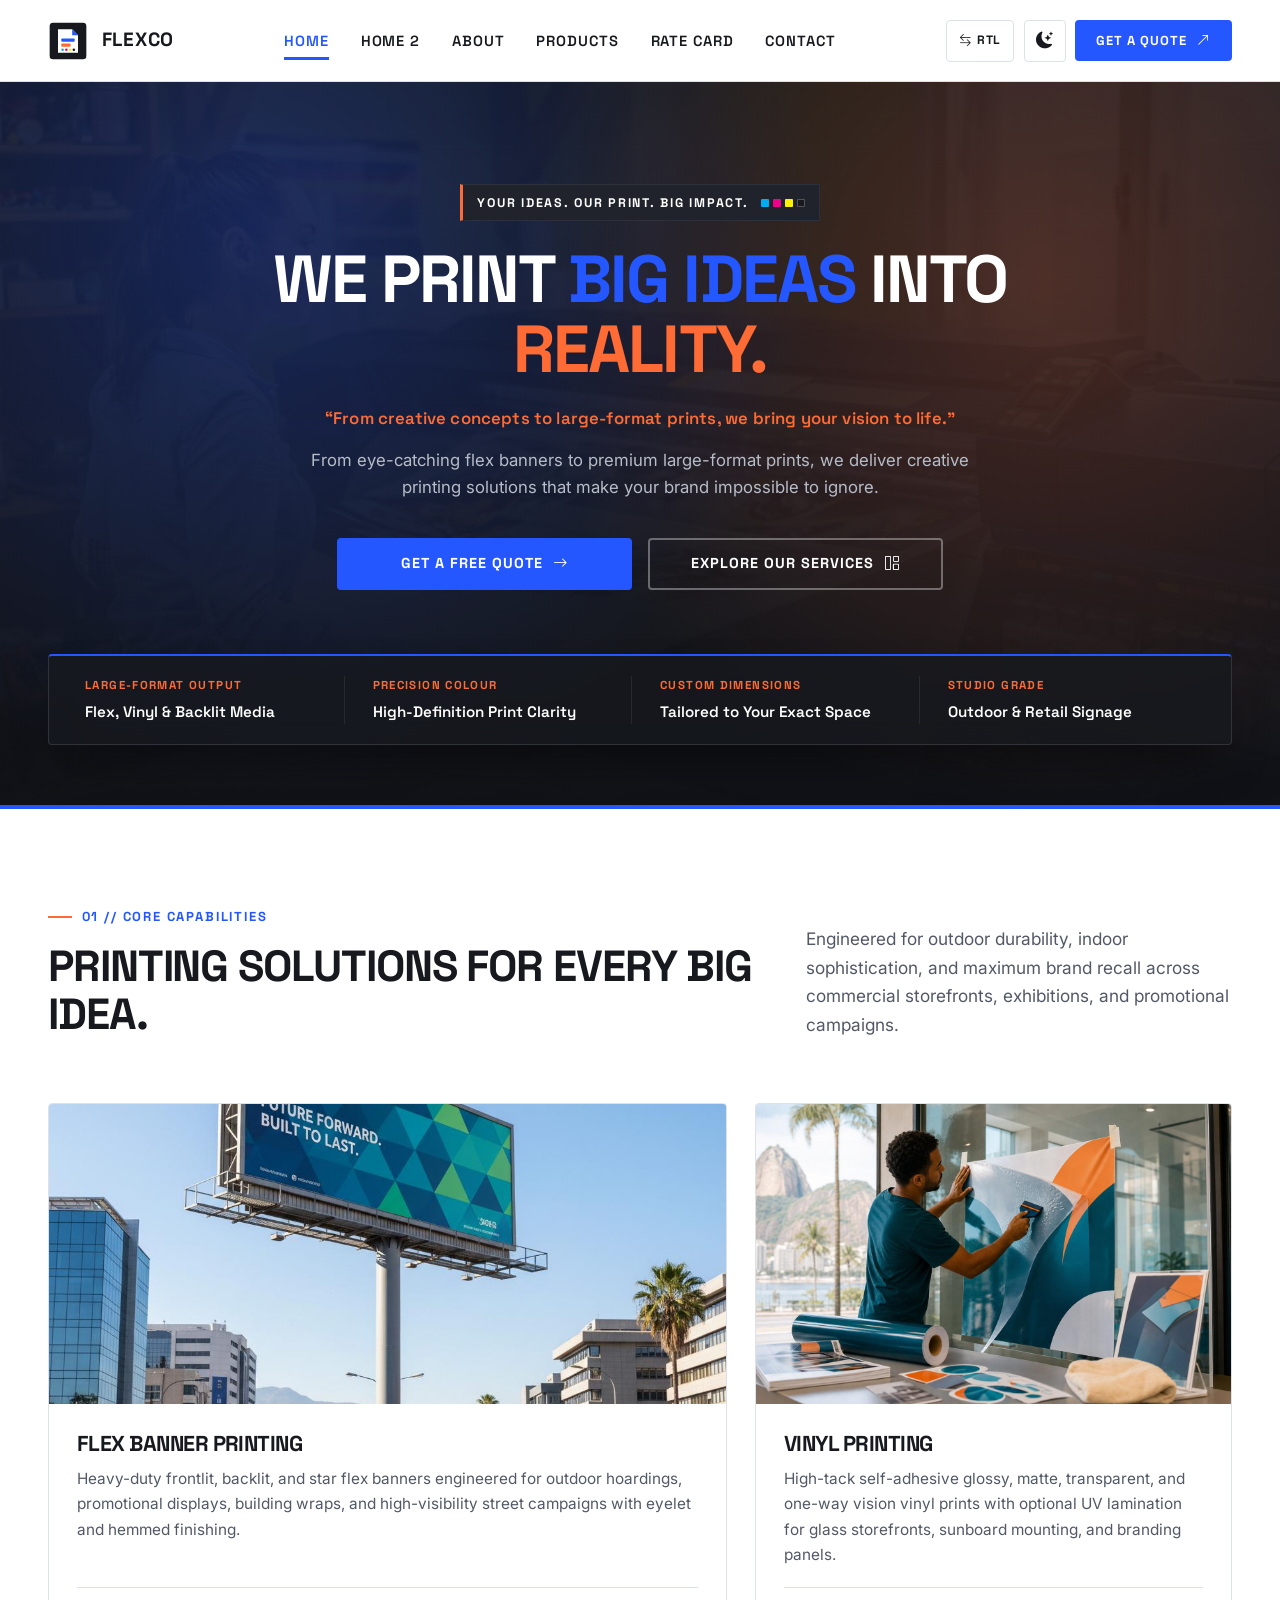
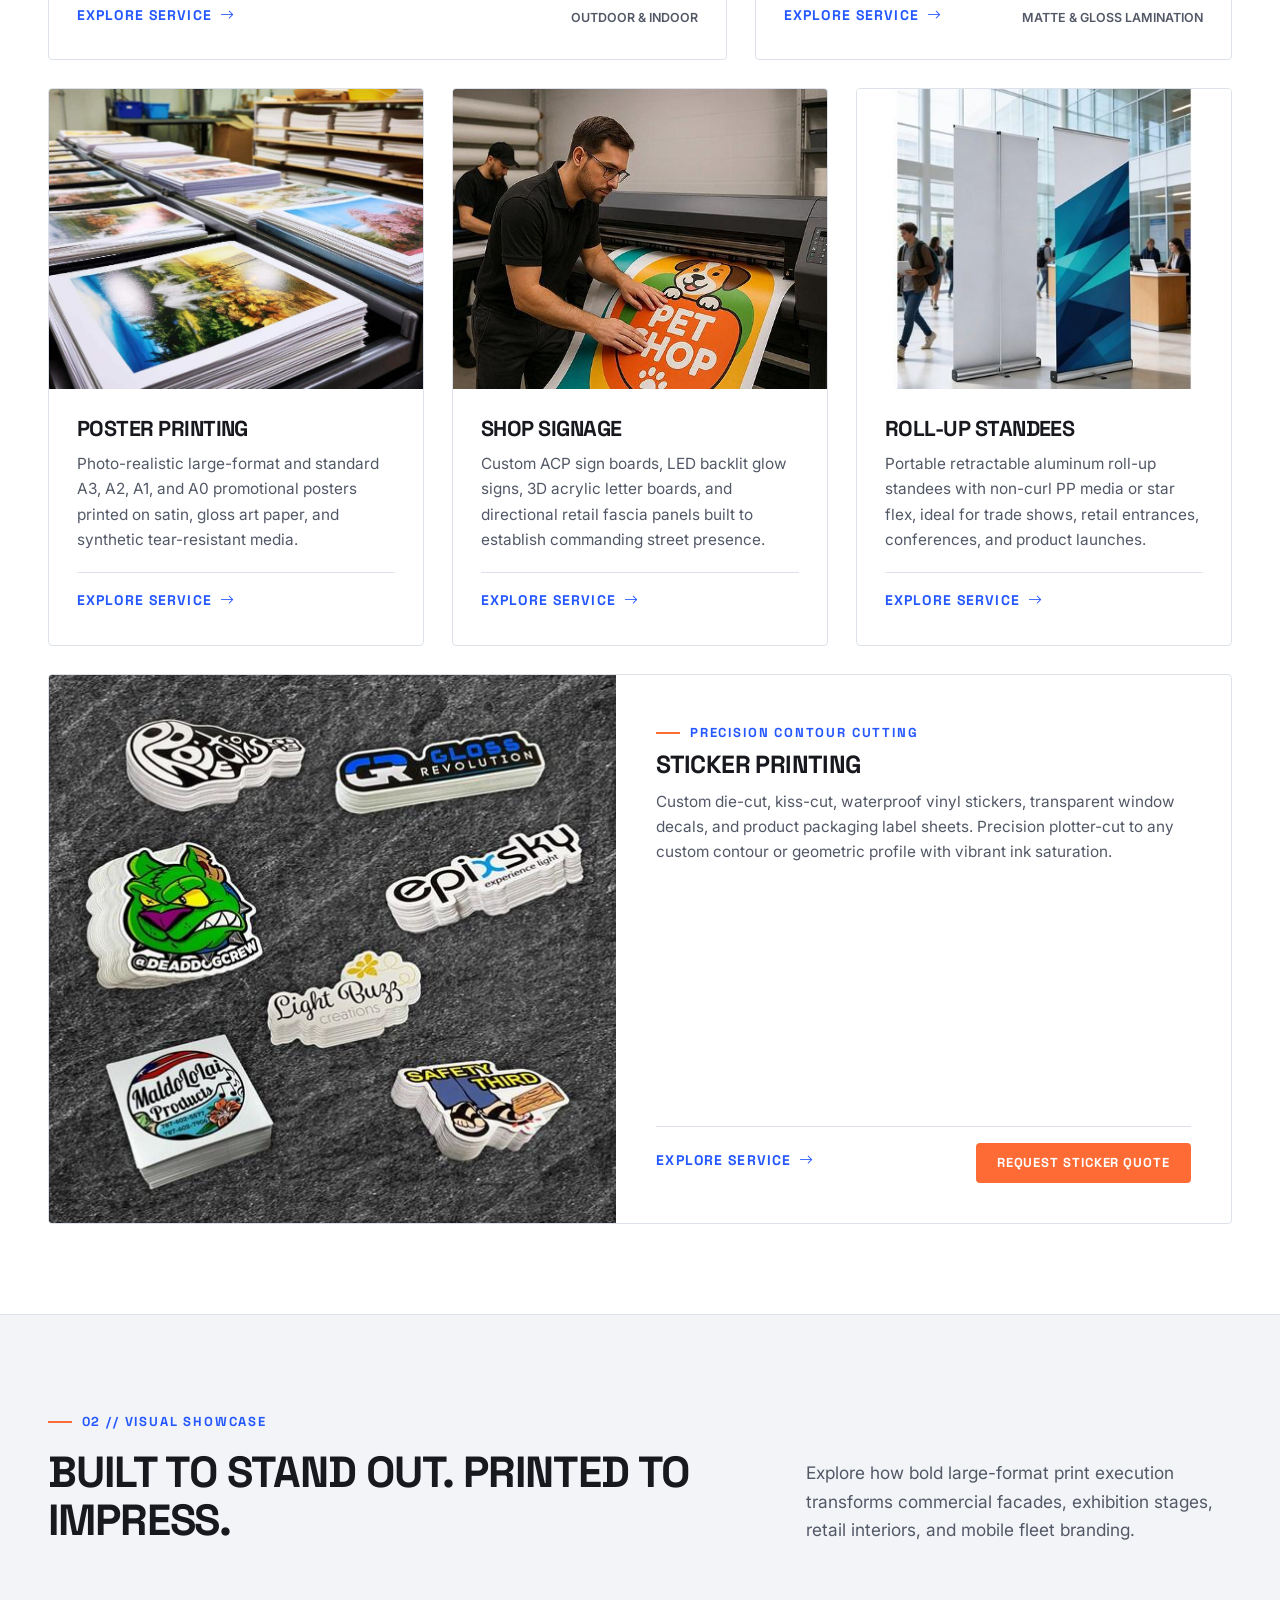
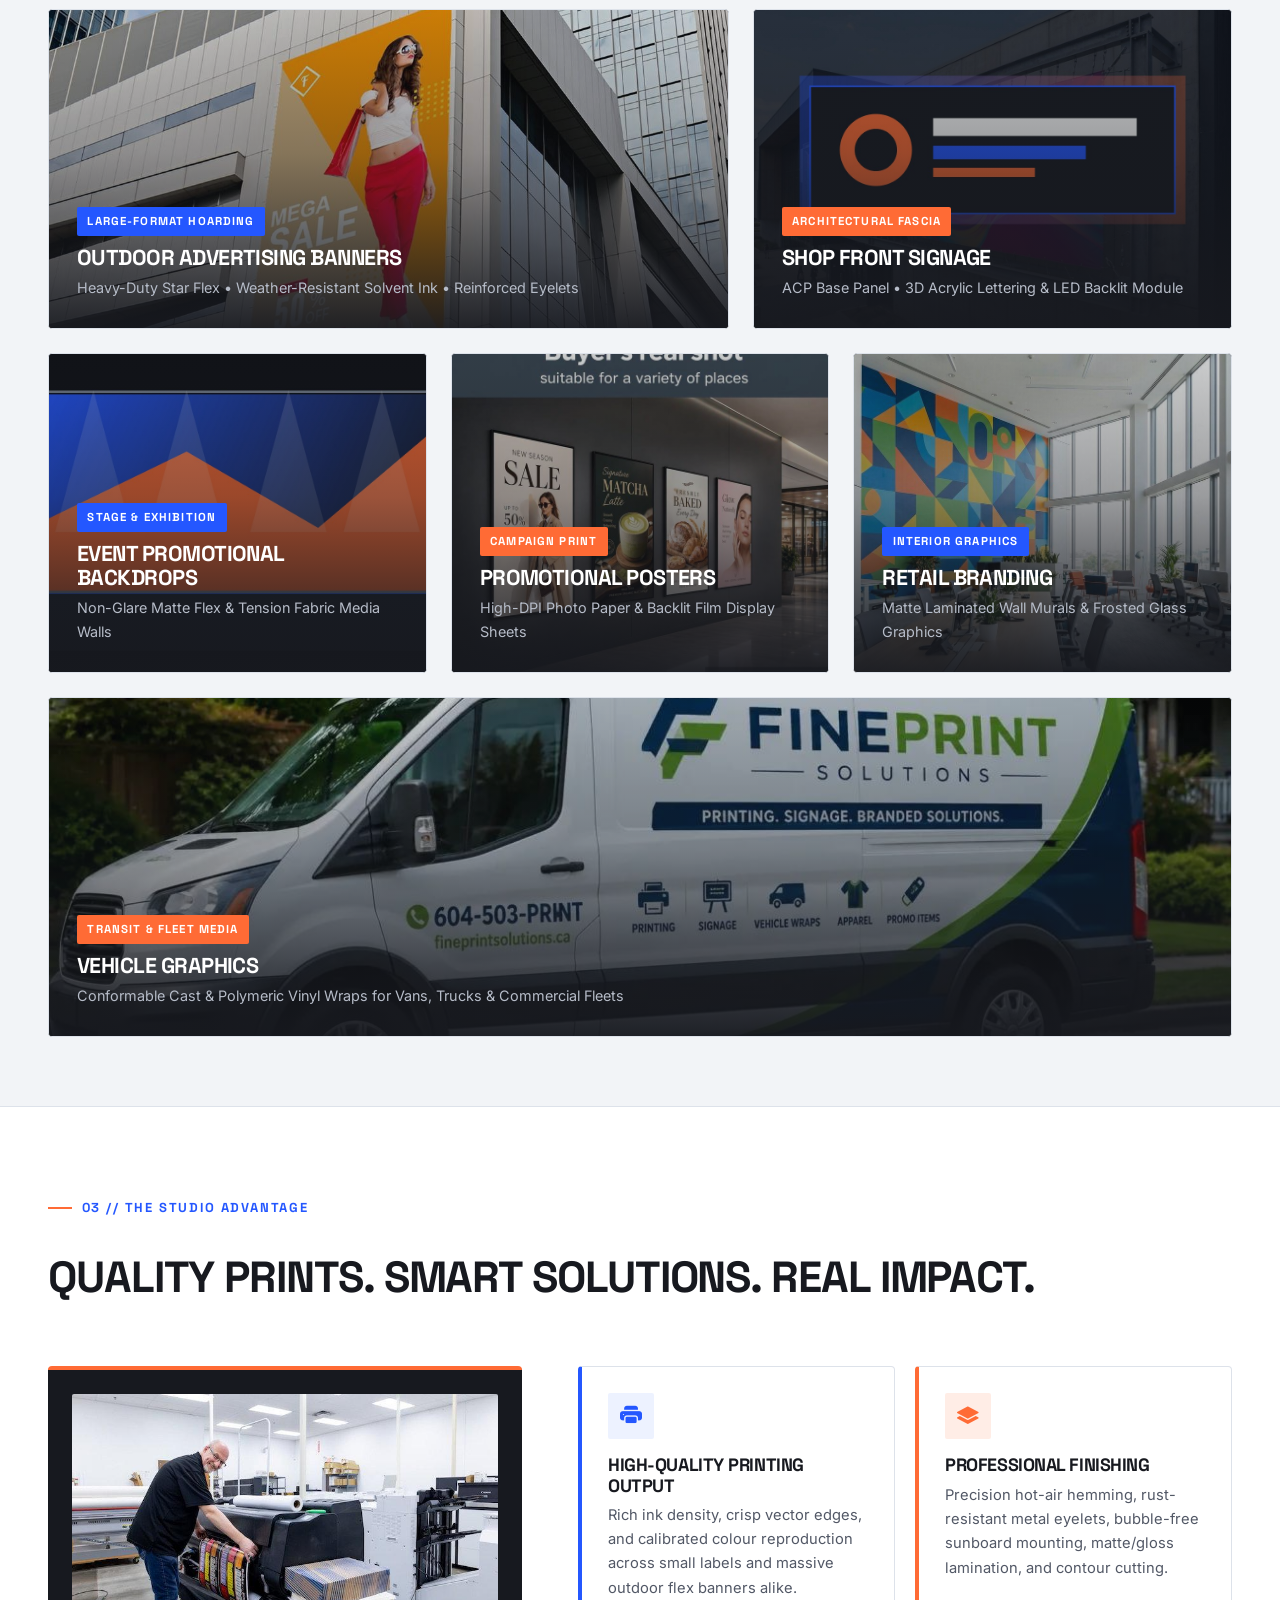
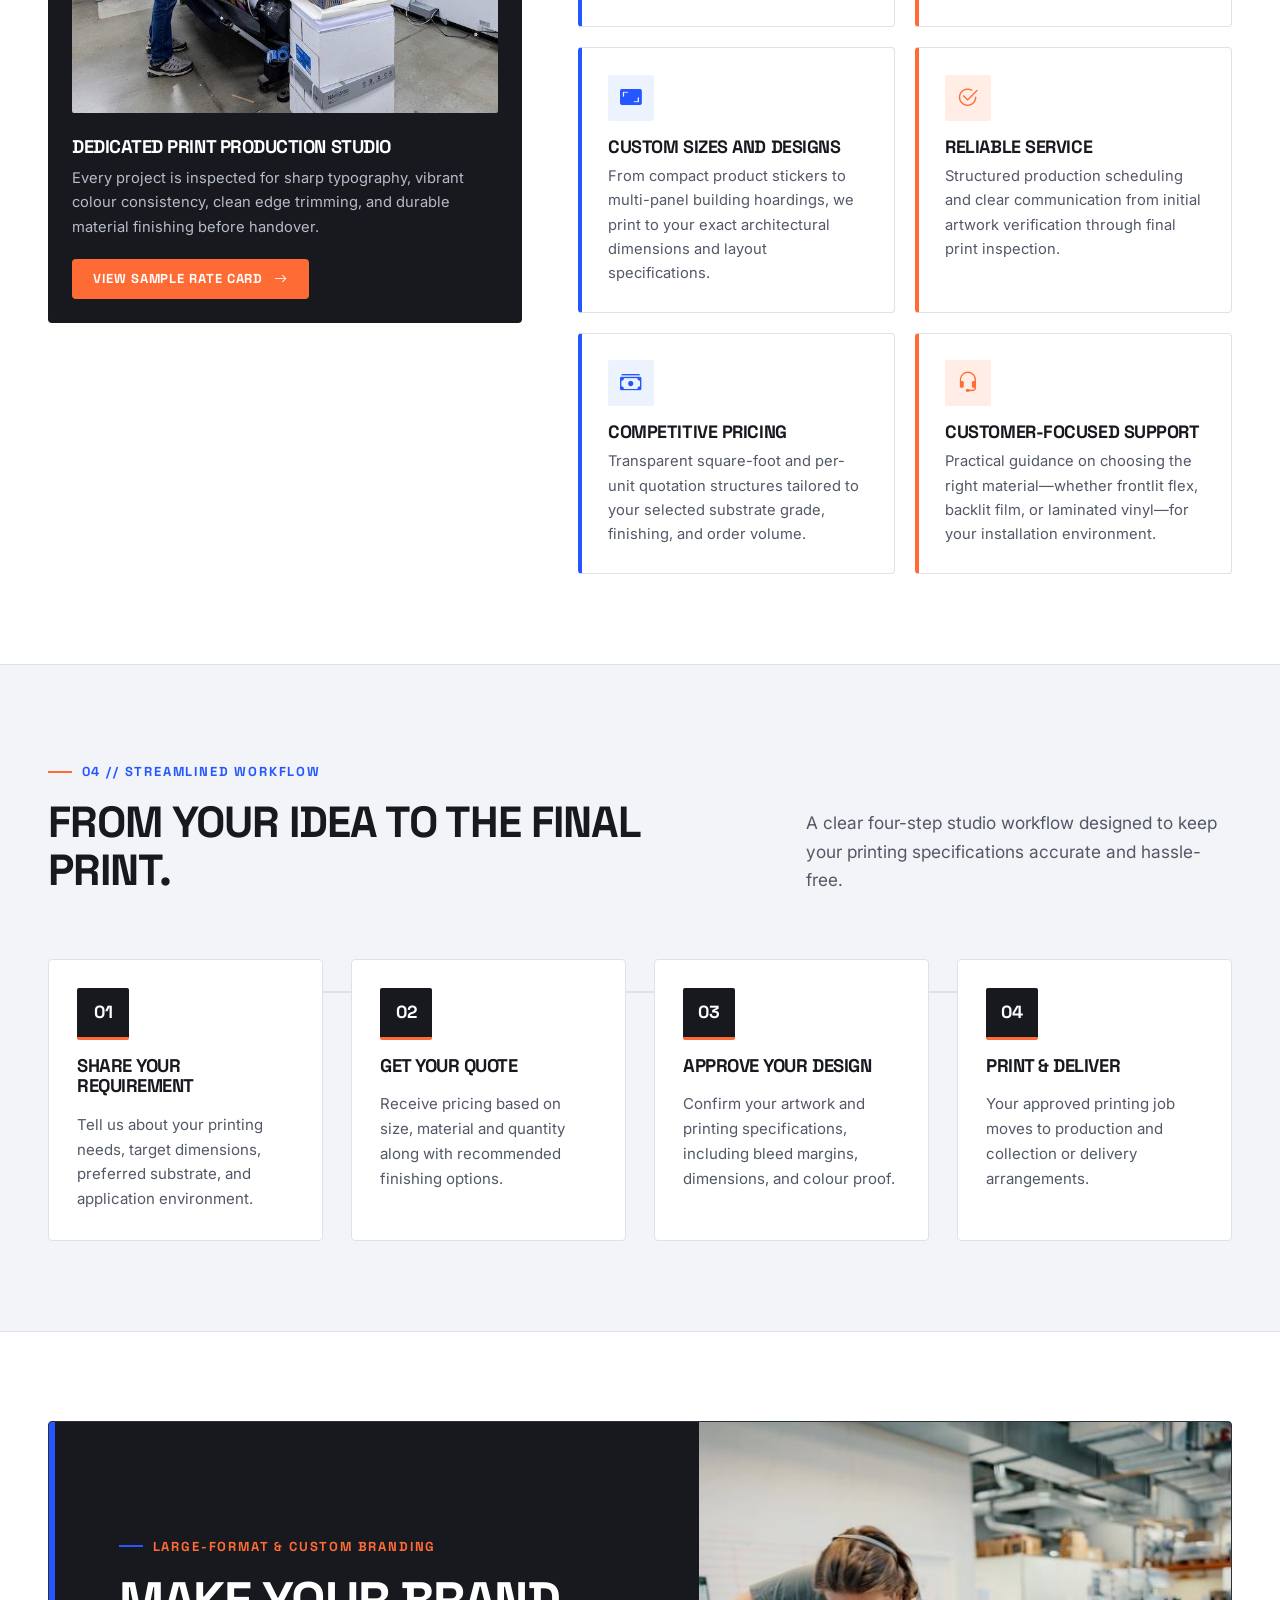
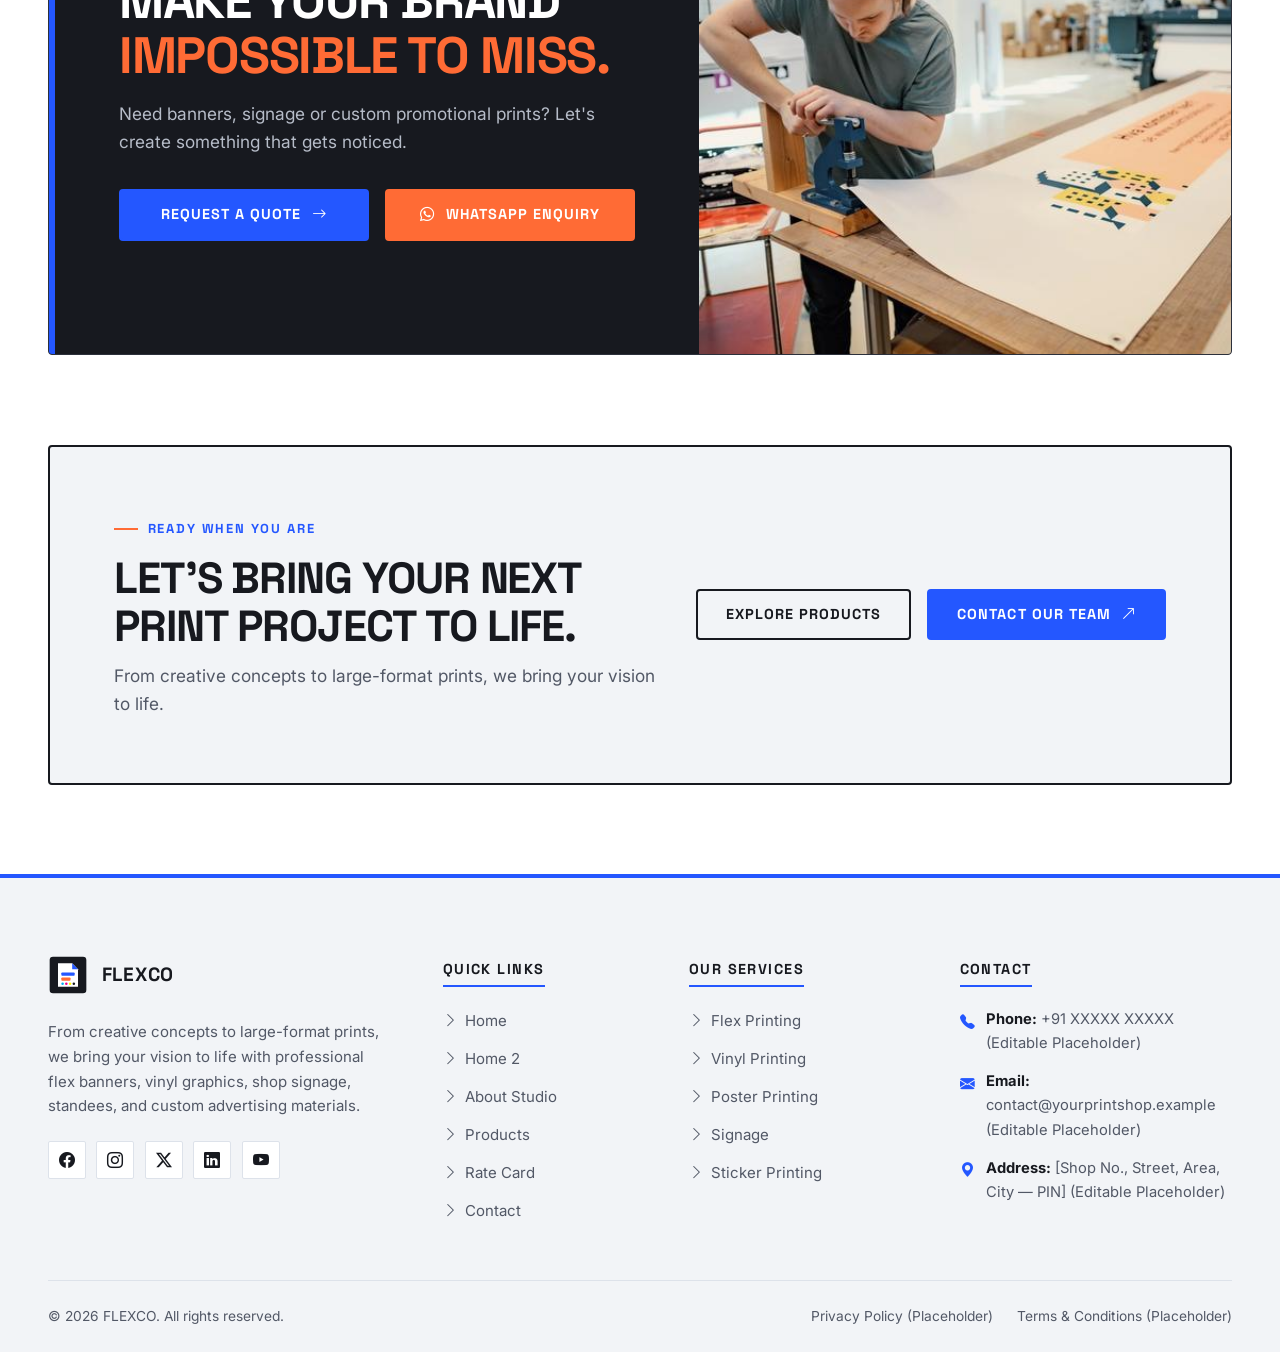
<file: index.html>
<!DOCTYPE html>
<html lang="en">

<head>
  <meta charset="UTF-8">
  <meta name="viewport" content="width=device-width, initial-scale=1.0">
  <title>Flexco | Professional Printing Services</title>
  <meta name="description" content="From creative concepts to large-format prints, Flexco delivers high-impact flex banners, vinyl printing, shop signage, roll-up standees, posters, and custom advertising materials.">
  <meta property="og:title" content="Flexco | Professional Printing Services">
  <meta property="og:description"
    content="Your Ideas. Our Print. Big Impact. Large-format flex banners, vinyl printing, shop signage, and custom branding solutions.">
  <meta property="og:type" content="website">
  <meta property="og:image" content="assets/images/hero-printing.webp">

  <!-- Favicon -->
  <link rel="icon" type="image/svg+xml" href="assets/images/favicon.svg">

  <!-- Google Fonts: Space Grotesk & Inter -->
  <link rel="preconnect" href="https://fonts.googleapis.com">
  <link rel="preconnect" href="https://fonts.gstatic.com" crossorigin>
  <link
    href="https://fonts.googleapis.com/css2?family=Inter:wght@400;500;600;700&amp;family=Space+Grotesk:wght@500;600;700&amp;display=swap"
    rel="stylesheet">

  <!-- Bootstrap Icons CDN (Icons Only) -->
  <link rel="stylesheet" href="https://cdn.jsdelivr.net/npm/bootstrap-icons@1.11.3/font/bootstrap-icons.min.css">

  <!-- Main Stylesheet -->
  <link rel="stylesheet" href="assets/css/style.css">
</head>

<body>
  <a href="#main-content" class="skip-link">Skip to main content</a>

  <!-- ========================================================================
       GLOBAL STICKY NAVIGATION BAR
       ======================================================================== -->
  <header class="site-header" id="siteHeader">
    <div class="container navbar">
      <!-- LEFT: Brand Logo + FLEXCO -->
      <a href="index.html" class="brand-logo" aria-label="Flexco Home">
        <svg class="brand-logo__mark" viewBox="0 0 48 48" fill="none" xmlns="http://www.w3.org/2000/svg"
          aria-hidden="true">
          <rect x="2" y="2" width="44" height="44" rx="4" fill="#17191F" />
          <path d="M12 10H29L36 17V38H12V10Z" fill="#FFFFFF" />
          <path d="M29 10V17H36L29 10Z" fill="#2457FF" />
          <rect x="16" y="21" width="16" height="4" rx="1" fill="#2457FF" />
          <rect x="16" y="27" width="11" height="4" rx="1" fill="#FF6B35" />
          <circle cx="17.5" cy="34.5" r="1.5" fill="#00ADEF" />
          <circle cx="22" cy="34.5" r="1.5" fill="#EC008C" />
          <circle cx="26.5" cy="34.5" r="1.5" fill="#FFF200" />
          <circle cx="31" cy="34.5" r="1.5" fill="#17191F" />
        </svg>
        <div class="brand-logo__text">
          <span class="brand-logo__title">FLEXCO</span>
        </div>
      </a>

      <!-- CENTER: Primary Navigation -->
      <nav class="nav-menu" id="navMenu" aria-label="Primary Navigation">
        <ul class="nav-links">
          <li><a href="index.html" class="nav-link is-active" aria-current="page">Home</a></li>
          <li><a href="home-2.html" class="nav-link">Home 2</a></li>
          <li><a href="about.html" class="nav-link">About</a></li>
          <li><a href="products.html" class="nav-link">Products</a></li>
          <li><a href="rate-card.html" class="nav-link">Rate Card</a></li>
          <li><a href="contact.html" class="nav-link">Contact</a></li>
        </ul>
        <a href="contact.html#enquiry-form" class="btn btn--primary nav-cta-mobile">
          <span>Get a Quote</span>
          <i class="bi bi-arrow-up-right" aria-hidden="true"></i>
        </a>
      </nav>

      <!-- RIGHT: Theme, RTL, Get a Quote CTA & Mobile Toggle -->
      <div class="nav-actions">
        <button type="button" class="nav-util-btn nav-util-btn--rtl" id="rtlToggle" aria-pressed="false"
          aria-label="Toggle Right-to-Left layout" title="Toggle RTL / LTR">
          <i class="bi bi-arrow-left-right" aria-hidden="true"></i>
          <span class="nav-util-btn__label">RTL</span>
        </button>
        <button type="button" class="nav-util-btn nav-util-btn--theme" id="themeToggle" aria-pressed="false"
          aria-label="Toggle dark and light theme" title="Toggle Theme">
          <i class="bi bi-moon-stars-fill" aria-hidden="true"></i>
        </button>
        <a href="contact.html#enquiry-form" class="btn btn--primary btn--sm nav-cta-desktop">
          <span>Get a Quote</span>
          <i class="bi bi-arrow-up-right" aria-hidden="true"></i>
        </a>
        <button type="button" class="nav-toggle" id="navToggle" aria-expanded="false" aria-controls="navMenu"
          aria-label="Toggle navigation menu">
          <i class="bi bi-list" aria-hidden="true"></i>
        </button>
      </div>
    </div>
  </header>

  <main id="main-content">
    <!-- ======================================================================
         SECTION 1 — HERO (CINEMATIC FULL-BLEED STUDIO SHOWCASE)
         ====================================================================== -->
    <section class="hero hero--cinematic" aria-labelledby="hero-heading">
      <div class="hero__bg-media" aria-hidden="true">
        <img src="assets/images/image copy.png" alt="" class="hero__bg-img" width="1600" height="900" fetchpriority="high">
        <div class="hero__bg-scrim"></div>
      </div>

      <div class="container hero__cinematic-inner">
        <div class="hero__content hero__content--centered reveal-on-scroll">
          <div class="hero__tagline-bar">
            <span>YOUR IDEAS. OUR PRINT. BIG IMPACT.</span>
            <span class="cmyk-bar" aria-hidden="true">
              <span class="cmyk-dot cmyk-dot--c"></span>
              <span class="cmyk-dot cmyk-dot--m"></span>
              <span class="cmyk-dot cmyk-dot--y"></span>
              <span class="cmyk-dot cmyk-dot--k"></span>
            </span>
          </div>

          <h1 id="hero-heading" class="display-xl hero__title">
            WE PRINT <span class="text-highlight-blue">BIG IDEAS</span> INTO <span
              class="text-highlight-orange">REALITY.</span>
          </h1>

          <p class="hero__supporting-quote">
            &ldquo;From creative concepts to large-format prints, we bring your vision to life.&rdquo;
          </p>

          <p class="hero__description">
            From eye-catching flex banners to premium large-format prints, we deliver creative printing solutions that
            make your brand impossible to ignore.
          </p>

          <div class="btn-group">
            <a href="contact.html#enquiry-form" class="btn btn--primary">
              <span>GET A FREE QUOTE</span>
              <i class="bi bi-arrow-right" aria-hidden="true"></i>
            </a>
            <a href="#printing-services" class="btn btn--outline-light">
              <span>EXPLORE OUR SERVICES</span>
              <i class="bi bi-grid-1x2" aria-hidden="true"></i>
            </a>
          </div>
        </div>

        <div class="hero__spec-dock reveal-on-scroll">
          <div class="hero__spec-item">
            <span class="hero__spec-label">LARGE-FORMAT OUTPUT</span>
            <span class="hero__spec-value">Flex, Vinyl &amp; Backlit Media</span>
          </div>
          <div class="hero__spec-item">
            <span class="hero__spec-label">PRECISION COLOUR</span>
            <span class="hero__spec-value">High-Definition Print Clarity</span>
          </div>
          <div class="hero__spec-item">
            <span class="hero__spec-label">CUSTOM DIMENSIONS</span>
            <span class="hero__spec-value">Tailored to Your Exact Space</span>
          </div>
          <div class="hero__spec-item">
            <span class="hero__spec-label">STUDIO GRADE</span>
            <span class="hero__spec-value">Outdoor &amp; Retail Signage</span>
          </div>
        </div>
      </div>
    </section>

    <!-- ======================================================================
         SECTION 2 — OUR PRINTING SERVICES
         ====================================================================== -->
    <section class="section section--white" id="printing-services" aria-labelledby="services-heading">
      <div class="container">
        <div class="section-header section-header--split reveal-on-scroll">
          <div>
            <span class="eyebrow">01 // CORE CAPABILITIES</span>
            <h2 id="services-heading" class="section-title">
              PRINTING SOLUTIONS FOR EVERY BIG IDEA.
            </h2>
          </div>
          <p class="lead-text">
            Engineered for outdoor durability, indoor sophistication, and maximum brand recall across commercial
            storefronts, exhibitions, and promotional campaigns.
          </p>
        </div>

        <div class="services-editorial-grid">
          <!-- Service 1: Flex Banner Printing (Span 7) -->
          <article class="service-block service-block--span-7 reveal-on-scroll">
            <div class="service-block__media">
              <span class="service-block__index">SERVICE // 01</span>
              <img src="assets/images/image copy 5.png"
                alt="Large outdoor commercial flex banner hoarding mounted along a busy city avenue"
                class="service-block__img" width="760" height="475" loading="lazy">
            </div>
            <div class="service-block__body">
              <div>
                <h3 class="service-block__title">Flex Banner Printing</h3>
                <p class="service-block__desc">
                  Heavy-duty frontlit, backlit, and star flex banners engineered for outdoor hoardings, promotional
                  displays, building wraps, and high-visibility street campaigns with eyelet and hemmed finishing.
                </p>
              </div>
              <div class="service-block__footer">
                <a href="products.html?category=flex-banners" class="link-arrow">
                  <span>Explore Service</span>
                  <i class="bi bi-arrow-right" aria-hidden="true"></i>
                </a>
                <span style="font-size:0.78rem;color:var(--color-text-muted);font-weight:600;">OUTDOOR &amp;
                  INDOOR</span>
              </div>
            </div>
          </article>

          <!-- Service 2: Vinyl Printing (Span 5) -->
          <article class="service-block service-block--span-5 reveal-on-scroll">
            <div class="service-block__media">
              <span class="service-block__index">SERVICE // 02</span>
              <img src="assets/images/image copy 6.png"
                alt="Print installer applying glossy self-adhesive vinyl graphics onto a storefront glass window"
                class="service-block__img" width="600" height="375" loading="lazy">
            </div>
            <div class="service-block__body">
              <div>
                <h3 class="service-block__title">Vinyl Printing</h3>
                <p class="service-block__desc">
                  High-tack self-adhesive glossy, matte, transparent, and one-way vision vinyl prints with optional UV
                  lamination for glass storefronts, sunboard mounting, and branding panels.
                </p>
              </div>
              <div class="service-block__footer">
                <a href="products.html?category=vinyl-printing" class="link-arrow">
                  <span>Explore Service</span>
                  <i class="bi bi-arrow-right" aria-hidden="true"></i>
                </a>
                <span style="font-size:0.78rem;color:var(--color-text-muted);font-weight:600;">MATTE &amp; GLOSS
                  LAMINATION</span>
              </div>
            </div>
          </article>

          <!-- Service 3: Poster Printing (Span 4) -->
          <article class="service-block service-block--span-4 reveal-on-scroll">
            <div class="service-block__media">
              <span class="service-block__index">SERVICE // 03</span>
              <img src="assets/images/image copy 7.png"
                alt="Freshly printed high-resolution glossy posters stacked on a studio finishing table"
                class="service-block__img" width="500" height="312" loading="lazy">
            </div>
            <div class="service-block__body">
              <div>
                <h3 class="service-block__title">Poster Printing</h3>
                <p class="service-block__desc">
                  Photo-realistic large-format and standard A3, A2, A1, and A0 promotional posters printed on satin,
                  gloss art paper, and synthetic tear-resistant media.
                </p>
              </div>
              <div class="service-block__footer">
                <a href="products.html?category=poster-printing" class="link-arrow">
                  <span>Explore Service</span>
                  <i class="bi bi-arrow-right" aria-hidden="true"></i>
                </a>
              </div>
            </div>
          </article>

          <!-- Service 4: Shop Signage (Span 4) -->
          <article class="service-block service-block--span-4 reveal-on-scroll">
            <div class="service-block__media">
              <span class="service-block__index">SERVICE // 04</span>
              <img src="assets/images/image copy 14.png"
                alt="Print technicians producing vibrant retail shop signage on a wide-format plotter"
                class="service-block__img" width="500" height="312" loading="lazy">
            </div>
            <div class="service-block__body">
              <div>
                <h3 class="service-block__title">Shop Signage</h3>
                <p class="service-block__desc">
                  Custom ACP sign boards, LED backlit glow signs, 3D acrylic letter boards, and directional retail
                  fascia panels built to establish commanding street presence.
                </p>
              </div>
              <div class="service-block__footer">
                <a href="products.html?category=shop-signage" class="link-arrow">
                  <span>Explore Service</span>
                  <i class="bi bi-arrow-right" aria-hidden="true"></i>
                </a>
              </div>
            </div>
          </article>

          <!-- Service 5: Roll-up Standees (Span 4) -->
          <article class="service-block service-block--span-4 reveal-on-scroll">
            <div class="service-block__media">
              <span class="service-block__index">SERVICE // 05</span>
              <img src="assets/images/image copy 8.png"
                alt="Retractable aluminum roll-up banner standees displayed in a modern corporate lobby"
                class="service-block__img" width="500" height="312" loading="lazy">
            </div>
            <div class="service-block__body">
              <div>
                <h3 class="service-block__title">Roll-up Standees</h3>
                <p class="service-block__desc">
                  Portable retractable aluminum roll-up standees with non-curl PP media or star flex, ideal for trade
                  shows, retail entrances, conferences, and product launches.
                </p>
              </div>
              <div class="service-block__footer">
                <a href="products.html?category=rollup-standees" class="link-arrow">
                  <span>Explore Service</span>
                  <i class="bi bi-arrow-right" aria-hidden="true"></i>
                </a>
              </div>
            </div>
          </article>

          <!-- Service 6: Sticker Printing (Span 12 Full-Width Editorial Split) -->
          <article class="service-block service-block--span-12 reveal-on-scroll">
            <div class="service-block__media">
              <span class="service-block__index">SERVICE // 06</span>
              <img src="assets/images/image copy 9.png"
                alt="Custom die-cut vinyl stickers and product packaging labels stacked on a dark studio surface"
                class="service-block__img" width="720" height="450" loading="lazy">
            </div>
            <div class="service-block__body">
              <div>
                <span class="eyebrow" style="margin-bottom:0.5rem;">PRECISION CONTOUR CUTTING</span>
                <h3 class="service-block__title" style="font-size:1.55rem;">Sticker Printing</h3>
                <p class="service-block__desc" style="max-width:62ch;">
                  Custom die-cut, kiss-cut, waterproof vinyl stickers, transparent window decals, and product packaging
                  label sheets. Precision plotter-cut to any custom contour or geometric profile with vibrant ink
                  saturation.
                </p>
              </div>
              <div class="service-block__footer">
                <a href="products.html?category=stickers-labels" class="link-arrow">
                  <span>Explore Service</span>
                  <i class="bi bi-arrow-right" aria-hidden="true"></i>
                </a>
                <a href="contact.html?category=stickers-labels&amp;product=Custom%20Die-Cut%20Vinyl%20Stickers#enquiry-form"
                  class="btn btn--secondary btn--sm">
                  <span>Request Sticker Quote</span>
                </a>
              </div>
            </div>
          </article>
        </div>
      </div>
    </section>

    <!-- ======================================================================
         SECTION 3 — FEATURED PRINTING PROJECTS
         ====================================================================== -->
    <section class="section section--grey" id="featured-projects" aria-labelledby="projects-heading">
      <div class="container">
        <div class="section-header section-header--split reveal-on-scroll">
          <div>
            <span class="eyebrow">02 // VISUAL SHOWCASE</span>
            <h2 id="projects-heading" class="section-title">
              BUILT TO STAND OUT. PRINTED TO IMPRESS.
            </h2>
          </div>
          <p class="lead-text">
            Explore how bold large-format print execution transforms commercial facades, exhibition stages, retail
            interiors, and mobile fleet branding.
          </p>
        </div>

        <div class="projects-mosaic">
          <!-- Project 1: Outdoor Advertising Banners -->
          <article class="project-tile project-tile--1 reveal-on-scroll">
            <img src="assets/images/image copy 15.png"
              alt="Large-scale outdoor advertising banner mounted on a modern commercial building facade"
              class="project-tile__img" width="760" height="420" loading="lazy">
            <div class="project-tile__overlay">
              <span class="project-tile__category">LARGE-FORMAT HOARDING</span>
              <h3 class="project-tile__title">Outdoor Advertising Banners</h3>
              <p class="project-tile__meta">Heavy-Duty Star Flex • Weather-Resistant Solvent Ink • Reinforced Eyelets
              </p>
            </div>
          </article>

          <!-- Project 2: Shop Front Signage -->
          <article class="project-tile project-tile--2 reveal-on-scroll">
            <img src="assets/images/shop-signage.webp"
              alt="Illuminated acrylic and LED shop front signage on a modern retail exterior" class="project-tile__img"
              width="560" height="420" loading="lazy">
            <div class="project-tile__overlay">
              <span class="project-tile__category project-tile__category--orange">ARCHITECTURAL FASCIA</span>
              <h3 class="project-tile__title">Shop Front Signage</h3>
              <p class="project-tile__meta">ACP Base Panel • 3D Acrylic Lettering &amp; LED Backlit Module</p>
            </div>
          </article>

          <!-- Project 3: Event Promotional Backdrops -->
          <article class="project-tile project-tile--3 reveal-on-scroll">
            <img src="assets/images/event-backdrop.webp"
              alt="Wide-format event promotional stage backdrop in a conference hall" class="project-tile__img"
              width="440" height="340" loading="lazy">
            <div class="project-tile__overlay">
              <span class="project-tile__category">STAGE &amp; EXHIBITION</span>
              <h3 class="project-tile__title">Event Promotional Backdrops</h3>
              <p class="project-tile__meta">Non-Glare Matte Flex &amp; Tension Fabric Media Walls</p>
            </div>
          </article>

          <!-- Project 4: Promotional Posters -->
          <article class="project-tile project-tile--4 reveal-on-scroll">
            <img src="assets/images/image copy 16.png"
              alt="High-contrast commercial promotional posters displayed in mall lightbox frames" class="project-tile__img"
              width="440" height="340" loading="lazy">
            <div class="project-tile__overlay">
              <span class="project-tile__category project-tile__category--orange">CAMPAIGN PRINT</span>
              <h3 class="project-tile__title">Promotional Posters</h3>
              <p class="project-tile__meta">High-DPI Photo Paper &amp; Backlit Film Display Sheets</p>
            </div>
          </article>

          <!-- Project 5: Retail Branding -->
          <article class="project-tile project-tile--5 reveal-on-scroll">
            <img src="assets/images/image copy 12.png"
              alt="Custom printed interior retail branding wall graphics and glass decals in a modern studio"
              class="project-tile__img" width="440" height="340" loading="lazy">
            <div class="project-tile__overlay">
              <span class="project-tile__category">INTERIOR GRAPHICS</span>
              <h3 class="project-tile__title">Retail Branding</h3>
              <p class="project-tile__meta">Matte Laminated Wall Murals &amp; Frosted Glass Graphics</p>
            </div>
          </article>

          <!-- Project 6: Vehicle Graphics -->
          <article class="project-tile project-tile--6 reveal-on-scroll">
            <img src="assets/images/image copy 13.png"
              alt="Commercial delivery van featuring custom printed vinyl vehicle branding wrap"
              class="project-tile__img" width="1200" height="400" loading="lazy">
            <div class="project-tile__overlay">
              <span class="project-tile__category project-tile__category--orange">TRANSIT &amp; FLEET MEDIA</span>
              <h3 class="project-tile__title">Vehicle Graphics</h3>
              <p class="project-tile__meta">Conformable Cast &amp; Polymeric Vinyl Wraps for Vans, Trucks &amp;
                Commercial Fleets</p>
            </div>
          </article>
        </div>
      </div>
    </section>

    <!-- ======================================================================
         SECTION 4 — WHY CHOOSE US
         ====================================================================== -->
    <section class="section section--white" id="why-choose-us" aria-labelledby="why-heading">
      <div class="container">
        <div class="section-header reveal-on-scroll">
          <span class="eyebrow">03 // THE STUDIO ADVANTAGE</span>
          <h2 id="why-heading" class="section-title">
            QUALITY PRINTS. SMART SOLUTIONS. REAL IMPACT.
          </h2>
        </div>

        <div class="why-layout">
          <aside class="why-visual-panel reveal-on-scroll">
            <div class="why-visual-panel__img-wrap">
              <img src="assets/images/image.png"
                alt="Print technician inspecting a large-format banner print in our production workshop"
                class="why-visual-panel__img" width="600" height="450" loading="lazy">
            </div>
            <h3 class="why-visual-panel__caption">DEDICATED PRINT PRODUCTION STUDIO</h3>
            <p class="why-visual-panel__text">
              Every project is inspected for sharp typography, vibrant colour consistency, clean edge trimming, and
              durable material finishing before handover.
            </p>
            <div style="margin-top:1.25rem;">
              <a href="rate-card.html" class="btn btn--secondary btn--sm">
                <span>View Sample Rate Card</span>
                <i class="bi bi-arrow-right" aria-hidden="true"></i>
              </a>
            </div>
          </aside>

          <div class="benefits-grid">
            <!-- Benefit 1 -->
            <div class="benefit-item reveal-on-scroll">
              <span class="benefit-item__icon" aria-hidden="true">
                <i class="bi bi-printer-fill"></i>
              </span>
              <h3 class="benefit-item__title">High-Quality Printing Output</h3>
              <p class="benefit-item__desc">
                Rich ink density, crisp vector edges, and calibrated colour reproduction across small labels and massive
                outdoor flex banners alike.
              </p>
            </div>

            <!-- Benefit 2 -->
            <div class="benefit-item reveal-on-scroll">
              <span class="benefit-item__icon" aria-hidden="true">
                <i class="bi bi-layers-fill"></i>
              </span>
              <h3 class="benefit-item__title">Professional Finishing</h3>
              <p class="benefit-item__desc">
                Precision hot-air hemming, rust-resistant metal eyelets, bubble-free sunboard mounting, matte/gloss
                lamination, and contour cutting.
              </p>
            </div>

            <!-- Benefit 3 -->
            <div class="benefit-item reveal-on-scroll">
              <span class="benefit-item__icon" aria-hidden="true">
                <i class="bi bi-aspect-ratio-fill"></i>
              </span>
              <h3 class="benefit-item__title">Custom Sizes and Designs</h3>
              <p class="benefit-item__desc">
                From compact product stickers to multi-panel building hoardings, we print to your exact architectural
                dimensions and layout specifications.
              </p>
            </div>

            <!-- Benefit 4 -->
            <div class="benefit-item reveal-on-scroll">
              <span class="benefit-item__icon" aria-hidden="true">
                <i class="bi bi-check2-circle"></i>
              </span>
              <h3 class="benefit-item__title">Reliable Service</h3>
              <p class="benefit-item__desc">
                Structured production scheduling and clear communication from initial artwork verification through final
                print inspection.
              </p>
            </div>

            <!-- Benefit 5 -->
            <div class="benefit-item reveal-on-scroll">
              <span class="benefit-item__icon" aria-hidden="true">
                <i class="bi bi-cash-stack"></i>
              </span>
              <h3 class="benefit-item__title">Competitive Pricing</h3>
              <p class="benefit-item__desc">
                Transparent square-foot and per-unit quotation structures tailored to your selected substrate grade,
                finishing, and order volume.
              </p>
            </div>

            <!-- Benefit 6 -->
            <div class="benefit-item reveal-on-scroll">
              <span class="benefit-item__icon" aria-hidden="true">
                <i class="bi bi-headset"></i>
              </span>
              <h3 class="benefit-item__title">Customer-Focused Support</h3>
              <p class="benefit-item__desc">
                Practical guidance on choosing the right material—whether frontlit flex, backlit film, or laminated
                vinyl—for your installation environment.
              </p>
            </div>
          </div>
        </div>
      </div>
    </section>

    <!-- ======================================================================
         SECTION 5 — OUR WORK PROCESS
         ====================================================================== -->
    <section class="section section--grey" id="work-process" aria-labelledby="process-heading">
      <div class="container">
        <div class="section-header section-header--split reveal-on-scroll">
          <div>
            <span class="eyebrow">04 // STREAMLINED WORKFLOW</span>
            <h2 id="process-heading" class="section-title">
              FROM YOUR IDEA TO THE FINAL PRINT.
            </h2>
          </div>
          <p class="lead-text">
            A clear four-step studio workflow designed to keep your printing specifications accurate and hassle-free.
          </p>
        </div>

        <ol class="process-timeline">
          <li class="process-step reveal-on-scroll">
            <span class="process-step__num">01</span>
            <h3 class="process-step__title">Share Your Requirement</h3>
            <p class="process-step__desc">
              Tell us about your printing needs, target dimensions, preferred substrate, and application environment.
            </p>
          </li>

          <li class="process-step reveal-on-scroll">
            <span class="process-step__num">02</span>
            <h3 class="process-step__title">Get Your Quote</h3>
            <p class="process-step__desc">
              Receive pricing based on size, material and quantity along with recommended finishing options.
            </p>
          </li>

          <li class="process-step reveal-on-scroll">
            <span class="process-step__num">03</span>
            <h3 class="process-step__title">Approve Your Design</h3>
            <p class="process-step__desc">
              Confirm your artwork and printing specifications, including bleed margins, dimensions, and colour proof.
            </p>
          </li>

          <li class="process-step reveal-on-scroll">
            <span class="process-step__num">04</span>
            <h3 class="process-step__title">Print &amp; Deliver</h3>
            <p class="process-step__desc">
              Your approved printing job moves to production and collection or delivery arrangements.
            </p>
          </li>
        </ol>
      </div>
    </section>

    <!-- ======================================================================
         SECTION 6 — PROMOTIONAL CTA
         ====================================================================== -->
    <section class="section section--white" aria-labelledby="promo-cta-heading">
      <div class="container">
        <div class="promo-banner reveal-on-scroll">
          <div class="promo-banner__content">
            <span class="eyebrow eyebrow--on-dark">LARGE-FORMAT &amp; CUSTOM BRANDING</span>
            <h2 id="promo-cta-heading" class="display-lg" style="margin-bottom:1rem;">
              MAKE YOUR BRAND <span class="text-highlight-orange">IMPOSSIBLE TO MISS.</span>
            </h2>
            <p class="lead-text lead-text--on-dark" style="margin-bottom:2rem;max-width:52ch;">
              Need banners, signage or custom promotional prints? Let's create something that gets noticed.
            </p>
            <div class="btn-group">
              <a href="contact.html#enquiry-form" class="btn btn--primary">
                <span>REQUEST A QUOTE</span>
                <i class="bi bi-arrow-right" aria-hidden="true"></i>
              </a>
              <button type="button" class="btn btn--secondary" data-whatsapp-trigger>
                <i class="bi bi-whatsapp" aria-hidden="true"></i>
                <span>WHATSAPP ENQUIRY</span>
              </button>
            </div>
          </div>
          <div class="promo-banner__media">
            <img src="assets/images/image copy 17.png"
              alt="Print craftsman installing metal grommet eyelets on a finished commercial banner"
              class="promo-banner__img" width="700" height="480" loading="lazy">
          </div>
        </div>
      </div>
    </section>

    <!-- ======================================================================
         SECTION 7 — FINAL CONTACT CTA
         ====================================================================== -->
    <section class="section section--white" style="padding-top:0;" aria-labelledby="final-cta-heading">
      <div class="container">
        <div class="final-cta-box reveal-on-scroll">
          <div>
            <span class="eyebrow">READY WHEN YOU ARE</span>
            <h2 id="final-cta-heading" class="section-title" style="margin-bottom:0.65rem;">
              LET'S BRING YOUR NEXT PRINT PROJECT TO LIFE.
            </h2>
            <p class="lead-text">
              From creative concepts to large-format prints, we bring your vision to life.
            </p>
          </div>
          <div class="btn-group">
            <a href="products.html" class="btn btn--outline-dark">
              <span>EXPLORE PRODUCTS</span>
            </a>
            <a href="contact.html" class="btn btn--primary">
              <span>CONTACT OUR TEAM</span>
              <i class="bi bi-arrow-up-right" aria-hidden="true"></i>
            </a>
          </div>
        </div>
      </div>
    </section>
  </main>

  <!-- ========================================================================
       GLOBAL FOOTER
       ======================================================================== -->
  <footer class="site-footer">
    <div class="container">
      <div class="footer-grid">
        <!-- LEFT: Brand Logo + FLEXCO + Description -->
        <div>
          <a href="index.html" class="brand-logo brand-logo--light" aria-label="Flexco Home">
            <svg class="brand-logo__mark" viewBox="0 0 48 48" fill="none" xmlns="http://www.w3.org/2000/svg"
              aria-hidden="true">
              <rect x="2" y="2" width="44" height="44" rx="4" fill="#17191F" />
              <path d="M12 10H29L36 17V38H12V10Z" fill="#FFFFFF" />
              <path d="M29 10V17H36L29 10Z" fill="#2457FF" />
              <rect x="16" y="21" width="16" height="4" rx="1" fill="#2457FF" />
              <rect x="16" y="27" width="11" height="4" rx="1" fill="#FF6B35" />
              <circle cx="17.5" cy="34.5" r="1.5" fill="#00ADEF" />
              <circle cx="22" cy="34.5" r="1.5" fill="#EC008C" />
              <circle cx="26.5" cy="34.5" r="1.5" fill="#FFF200" />
              <circle cx="31" cy="34.5" r="1.5" fill="#17191F" />
            </svg>
            <div class="brand-logo__text">
              <span class="brand-logo__title">FLEXCO</span>
            </div>
          </a>
          <p class="footer-brand-desc">
            From creative concepts to large-format prints, we bring your vision to life with professional flex banners,
            vinyl graphics, shop signage, standees, and custom advertising materials.
          </p>
          <div class="social-links" aria-label="Social Media Links">
            <a href="#" class="social-link" aria-label="Follow us on Facebook" title="Facebook">
              <i class="bi bi-facebook" aria-hidden="true"></i>
            </a>
            <a href="#" class="social-link" aria-label="Follow us on Instagram" title="Instagram">
              <i class="bi bi-instagram" aria-hidden="true"></i>
            </a>
            <a href="#" class="social-link" aria-label="Follow us on X (Twitter)" title="X (Twitter)">
              <i class="bi bi-twitter-x" aria-hidden="true"></i>
            </a>
            <a href="#" class="social-link" aria-label="Connect with us on LinkedIn" title="LinkedIn">
              <i class="bi bi-linkedin" aria-hidden="true"></i>
            </a>
            <a href="#" class="social-link" aria-label="Subscribe on YouTube" title="YouTube">
              <i class="bi bi-youtube" aria-hidden="true"></i>
            </a>
          </div>
        </div>

        <!-- QUICK LINKS -->
        <div>
          <h3 class="footer-col__title">Quick Links</h3>
          <ul class="footer-links">
            <li><a href="index.html"><i class="bi bi-chevron-right" aria-hidden="true"></i> Home</a></li>
            <li><a href="home-2.html"><i class="bi bi-chevron-right" aria-hidden="true"></i> Home 2</a></li>
            <li><a href="about.html"><i class="bi bi-chevron-right" aria-hidden="true"></i> About Studio</a></li>
            <li><a href="products.html"><i class="bi bi-chevron-right" aria-hidden="true"></i> Products</a></li>
            <li><a href="rate-card.html"><i class="bi bi-chevron-right" aria-hidden="true"></i> Rate Card</a></li>
            <li><a href="contact.html"><i class="bi bi-chevron-right" aria-hidden="true"></i> Contact</a></li>
          </ul>
        </div>

        <!-- OUR SERVICES -->
        <div>
          <h3 class="footer-col__title">Our Services</h3>
          <ul class="footer-links">
            <li><a href="products.html?category=flex-banners"><i class="bi bi-chevron-right" aria-hidden="true"></i>
                Flex Printing</a></li>
            <li><a href="products.html?category=vinyl-printing"><i class="bi bi-chevron-right" aria-hidden="true"></i>
                Vinyl Printing</a></li>
            <li><a href="products.html?category=poster-printing"><i class="bi bi-chevron-right" aria-hidden="true"></i>
                Poster Printing</a></li>
            <li><a href="products.html?category=shop-signage"><i class="bi bi-chevron-right" aria-hidden="true"></i>
                Signage</a></li>
            <li><a href="products.html?category=stickers-labels"><i class="bi bi-chevron-right" aria-hidden="true"></i>
                Sticker Printing</a></li>
          </ul>
        </div>

        <!-- CONTACT PLACEHOLDERS -->
        <div>
          <h3 class="footer-col__title">Contact</h3>
          <ul class="footer-contact-list">
            <li>
              <i class="bi bi-telephone-fill" aria-hidden="true"></i>
              <span><strong>Phone:</strong> +91 XXXXX XXXXX (Editable Placeholder)</span>
            </li>
            <li>
              <i class="bi bi-envelope-fill" aria-hidden="true"></i>
              <span><strong>Email:</strong> contact@yourprintshop.example (Editable Placeholder)</span>
            </li>
            <li>
              <i class="bi bi-geo-alt-fill" aria-hidden="true"></i>
              <span><strong>Address:</strong> [Shop No., Street, Area, City — PIN] (Editable Placeholder)</span>
            </li>
          </ul>
        </div>
      </div>

      <div class="footer-bottom">
        <p>&copy; 2026 FLEXCO. All rights reserved.</p>
        <div class="footer-legal-links">
          <a href="contact.html#privacy-notice">Privacy Policy (Placeholder)</a>
          <a href="contact.html#terms-notice">Terms &amp; Conditions (Placeholder)</a>
        </div>
      </div>
    </div>
  </footer>

  <!-- ========================================================================
       WHATSAPP ENQUIRY CONFIGURABLE MODAL
       ======================================================================== -->
  <div class="wa-modal-backdrop" id="waModalBackdrop" hidden role="dialog" aria-modal="true"
    aria-labelledby="waModalTitle">
    <div class="wa-modal">
      <div class="wa-modal__header">
        <h3 id="waModalTitle" style="font-size:1.05rem;text-transform:uppercase;">
          <i class="bi bi-whatsapp" style="color:#25D366;margin-right:0.4rem;" aria-hidden="true"></i>
          WhatsApp Enquiry Preview &amp; Setup
        </h3>
        <button type="button" id="waModalClose" aria-label="Close WhatsApp modal"
          style="font-size:1.25rem;padding:0.25rem;">
          <i class="bi bi-x-lg" aria-hidden="true"></i>
        </button>
      </div>
      <div class="wa-modal__body">
        <p style="font-size:0.9rem;color:var(--color-text-muted);">
          <strong>Editable Business WhatsApp Placeholder:</strong> Enter the shop's active WhatsApp number below (or
          configure <code>WHATSAPP_CONFIG.phoneNumber</code> in <code>assets/js/main.js</code>) to launch WhatsApp with
          your pre-formatted enquiry:
        </p>
        <div class="form-group">
          <label for="waConfigNumberInput" class="form-label">Shop WhatsApp Number (With Country Code, e.g.
            919876543210)</label>
          <input type="tel" id="waConfigNumberInput" class="form-control"
            placeholder="e.g. 91XXXXXXXXXX (Editable Placeholder)">
        </div>
        <div>
          <span class="form-label" style="margin-bottom:0.35rem;display:block;">Generated Enquiry Message:</span>
          <pre class="wa-modal__preview" id="waModalPreview"></pre>
        </div>
        <p id="waModalStatusMsg" style="font-size:0.84rem;font-weight:600;min-height:1.2rem;" aria-live="polite"></p>
        <div class="btn-group" style="justify-content:flex-end;">
          <button type="button" class="btn btn--outline-dark btn--sm" id="waModalCopyBtn">
            <i class="bi bi-clipboard" aria-hidden="true"></i>
            <span>Copy Message</span>
          </button>
          <button type="button" class="btn btn--primary btn--sm" id="waModalLaunchBtn">
            <i class="bi bi-whatsapp" aria-hidden="true"></i>
            <span>Open WhatsApp</span>
          </button>
        </div>
      </div>
    </div>
  </div>

  <!-- Back to Top Button -->
  <button type="button" class="back-to-top" id="backToTop" aria-label="Back to top">
    <i class="bi bi-arrow-up" aria-hidden="true"></i>
  </button>

  <!-- Main Script -->
  <script src="assets/js/main.js"></script>
</body>

</html>
</file>
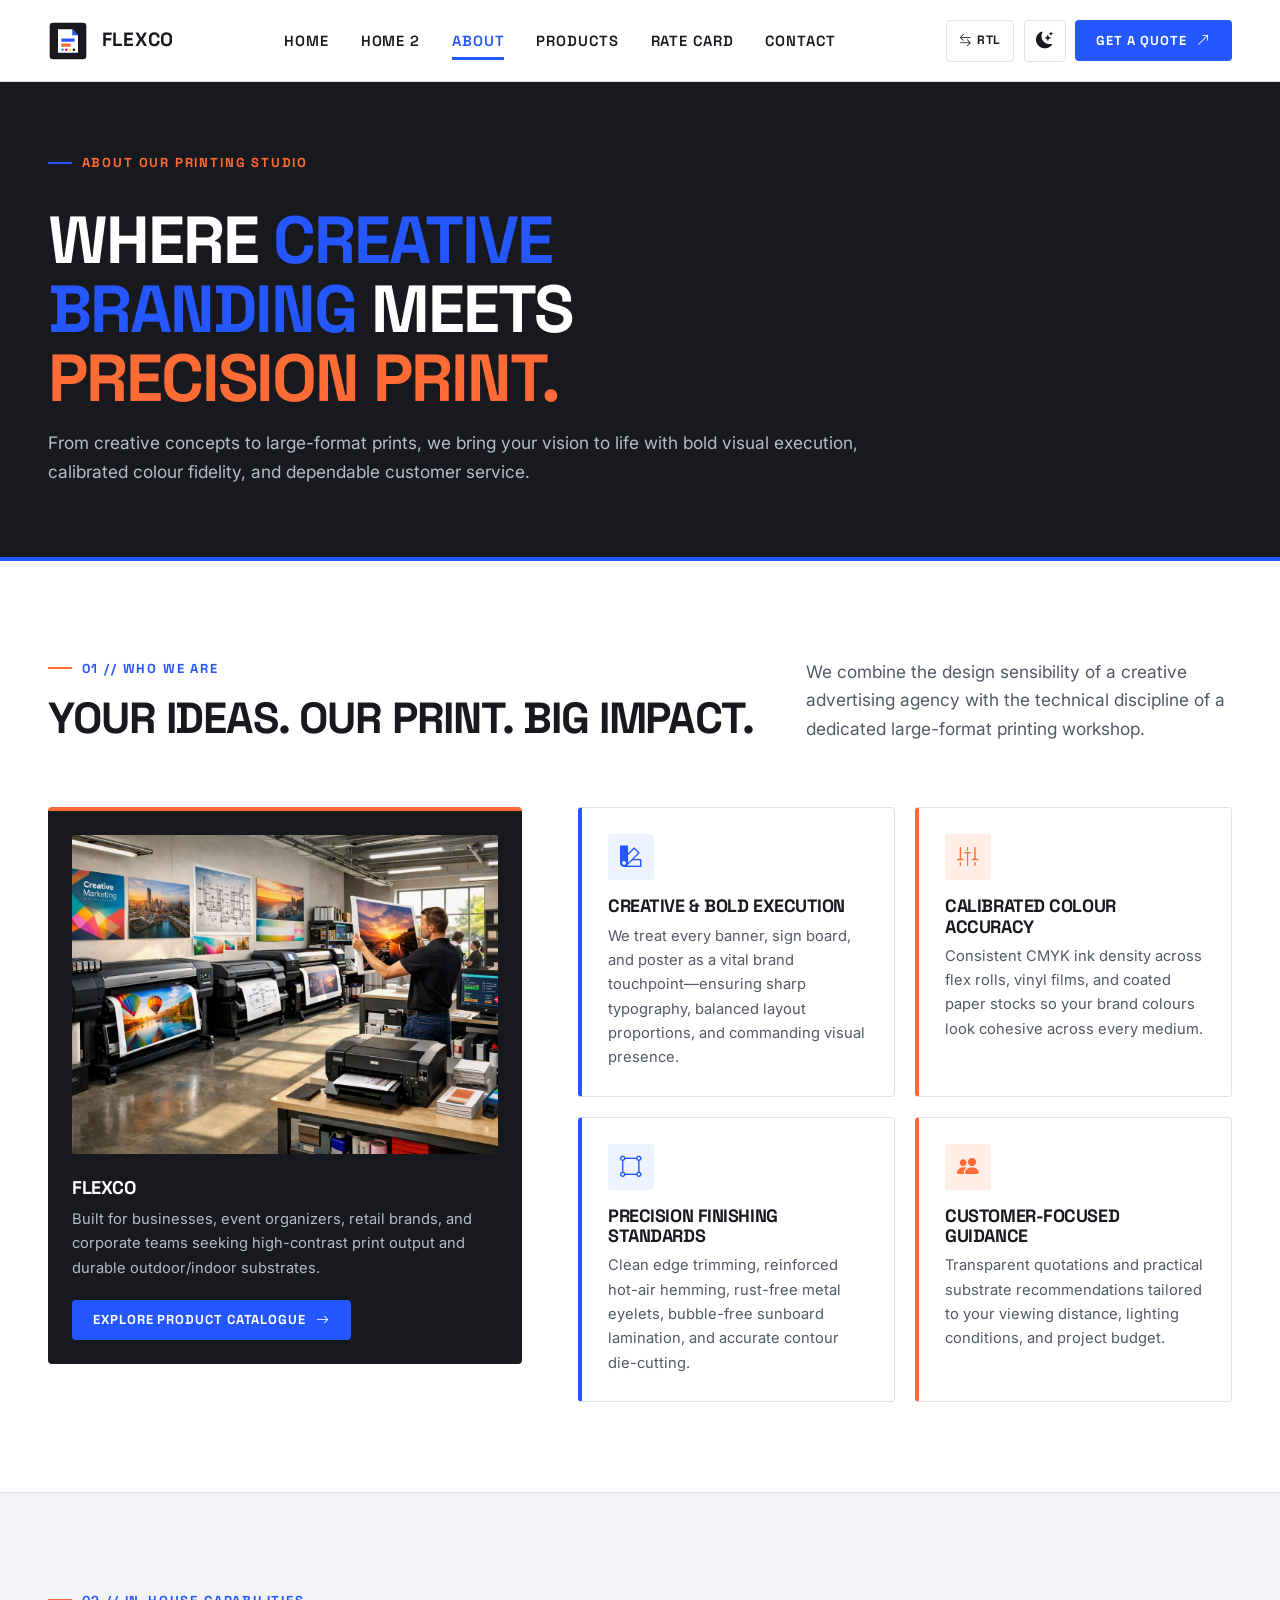
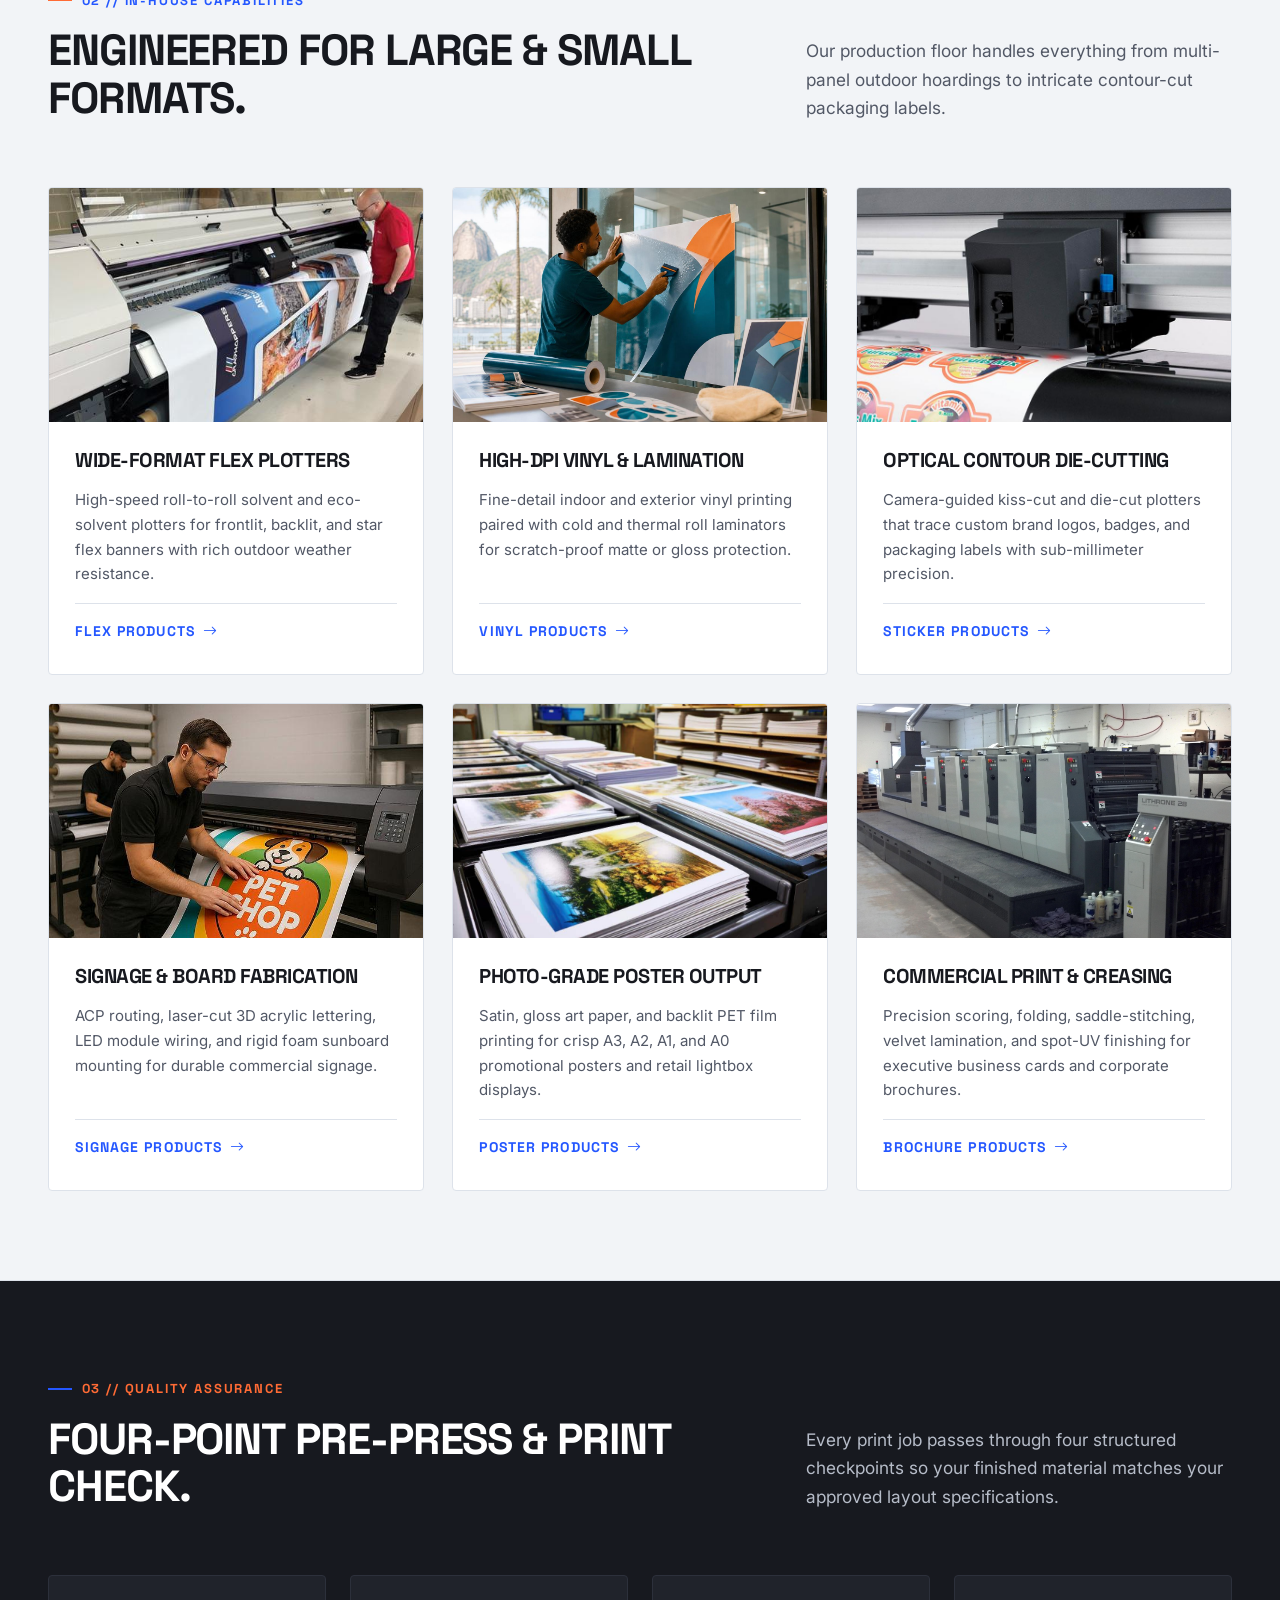
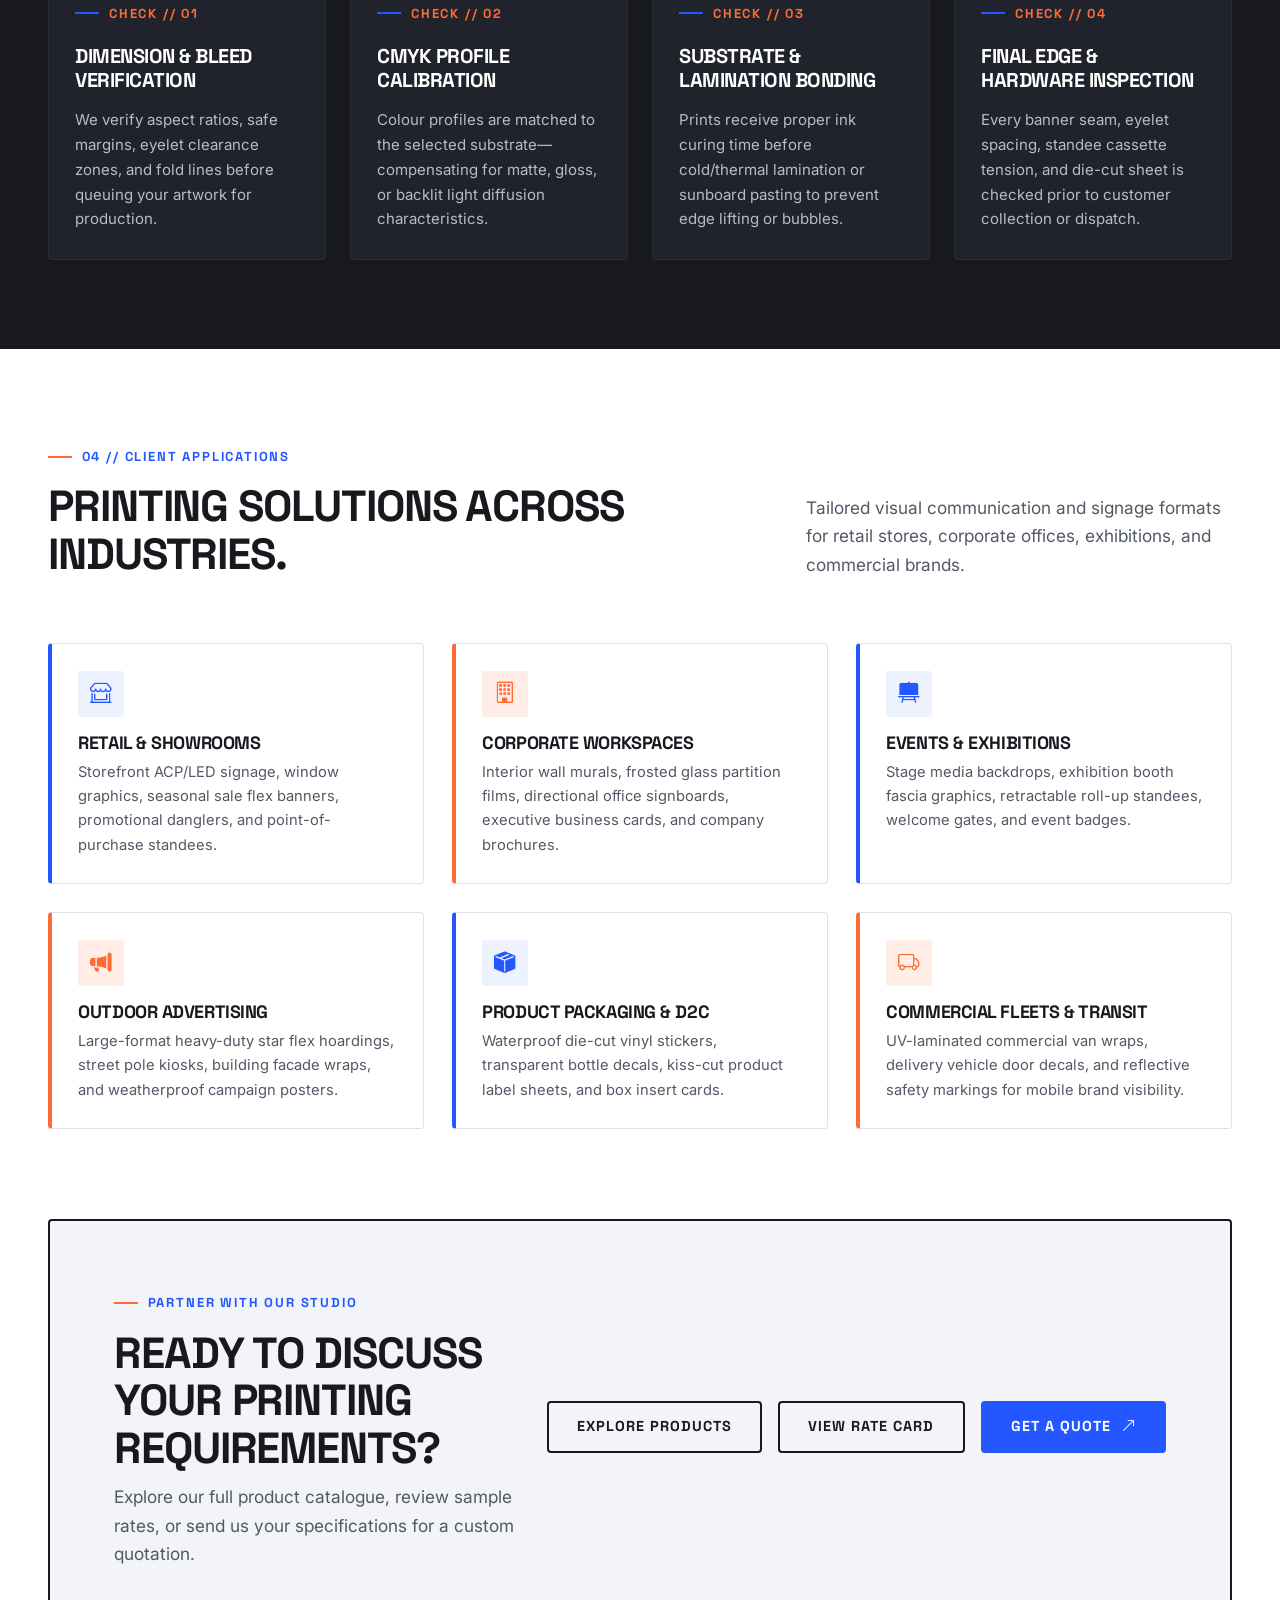
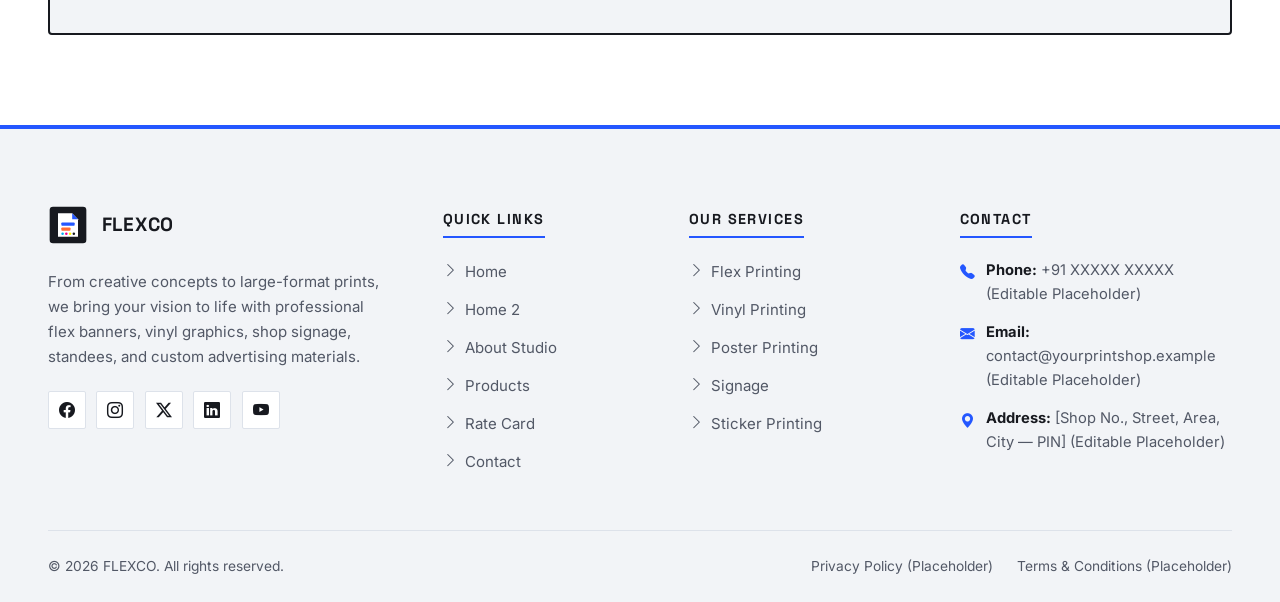
<file: about.html>
<!DOCTYPE html>
<html lang="en">
<head>
  <meta charset="UTF-8">
  <meta name="viewport" content="width=device-width, initial-scale=1.0">
  <title>About Our Print Studio | Flexco</title>
  <meta name="description" content="Learn about Flexco — our creative printing studio philosophy, wide-format printing capabilities, finishing standards, and quality inspection workflow.">
  <meta property="og:title" content="About Our Print Studio | Flexco">
  <meta property="og:description" content="From creative concepts to large-format prints, we bring your vision to life with modern printing technology and reliable customer service.">
  <meta property="og:type" content="website">
  <meta property="og:image" content="assets/images/printing-workshop.webp">

  <!-- Favicon -->
  <link rel="icon" type="image/svg+xml" href="assets/images/favicon.svg">

  <!-- Google Fonts: Space Grotesk & Inter -->
  <link rel="preconnect" href="https://fonts.googleapis.com">
  <link rel="preconnect" href="https://fonts.gstatic.com" crossorigin>
  <link href="https://fonts.googleapis.com/css2?family=Inter:wght@400;500;600;700&amp;family=Space+Grotesk:wght@500;600;700&amp;display=swap" rel="stylesheet">

  <!-- Bootstrap Icons CDN -->
  <link rel="stylesheet" href="https://cdn.jsdelivr.net/npm/bootstrap-icons@1.11.3/font/bootstrap-icons.min.css">

  <!-- Main Stylesheet -->
  <link rel="stylesheet" href="assets/css/style.css">
</head>
<body>
  <a href="#main-content" class="skip-link">Skip to main content</a>

  <!-- ========================================================================
       GLOBAL STICKY NAVIGATION BAR
       ======================================================================== -->
  <header class="site-header" id="siteHeader">
    <div class="container navbar">
      <a href="index.html" class="brand-logo" aria-label="Flexco Home">
        <svg class="brand-logo__mark" viewBox="0 0 48 48" fill="none" xmlns="http://www.w3.org/2000/svg" aria-hidden="true">
          <rect x="2" y="2" width="44" height="44" rx="4" fill="#17191F"/>
          <path d="M12 10H29L36 17V38H12V10Z" fill="#FFFFFF"/>
          <path d="M29 10V17H36L29 10Z" fill="#2457FF"/>
          <rect x="16" y="21" width="16" height="4" rx="1" fill="#2457FF"/>
          <rect x="16" y="27" width="11" height="4" rx="1" fill="#FF6B35"/>
          <circle cx="17.5" cy="34.5" r="1.5" fill="#00ADEF"/>
          <circle cx="22" cy="34.5" r="1.5" fill="#EC008C"/>
          <circle cx="26.5" cy="34.5" r="1.5" fill="#FFF200"/>
          <circle cx="31" cy="34.5" r="1.5" fill="#17191F"/>
        </svg>
        <div class="brand-logo__text">
          <span class="brand-logo__title">FLEXCO</span>
        </div>
      </a>

      <nav class="nav-menu" id="navMenu" aria-label="Primary Navigation">
        <ul class="nav-links">
          <li><a href="index.html" class="nav-link">Home</a></li>
          <li><a href="home-2.html" class="nav-link">Home 2</a></li>
          <li><a href="about.html" class="nav-link is-active" aria-current="page">About</a></li>
          <li><a href="products.html" class="nav-link">Products</a></li>
          <li><a href="rate-card.html" class="nav-link">Rate Card</a></li>
          <li><a href="contact.html" class="nav-link">Contact</a></li>
        </ul>
        <a href="contact.html#enquiry-form" class="btn btn--primary nav-cta-mobile">
          <span>Get a Quote</span>
          <i class="bi bi-arrow-up-right" aria-hidden="true"></i>
        </a>
      </nav>

      <div class="nav-actions">
        <button type="button" class="nav-util-btn nav-util-btn--rtl" id="rtlToggle" aria-pressed="false" aria-label="Toggle Right-to-Left layout" title="Toggle RTL / LTR">
          <i class="bi bi-arrow-left-right" aria-hidden="true"></i>
          <span class="nav-util-btn__label">RTL</span>
        </button>
        <button type="button" class="nav-util-btn nav-util-btn--theme" id="themeToggle" aria-pressed="false" aria-label="Toggle dark and light theme" title="Toggle Theme">
          <i class="bi bi-moon-stars-fill" aria-hidden="true"></i>
        </button>
        <a href="contact.html#enquiry-form" class="btn btn--primary btn--sm nav-cta-desktop">
          <span>Get a Quote</span>
          <i class="bi bi-arrow-up-right" aria-hidden="true"></i>
        </a>
        <button type="button" class="nav-toggle" id="navToggle" aria-expanded="false" aria-controls="navMenu" aria-label="Toggle navigation menu">
          <i class="bi bi-list" aria-hidden="true"></i>
        </button>
      </div>
    </div>
  </header>

  <main id="main-content">
    <!-- ======================================================================
         SECTION 1 — STUDIO HERO BANNER
         ====================================================================== -->
    <section class="page-hero" aria-labelledby="about-hero-heading">
      <div class="container">
        <div class="page-hero__inner reveal-on-scroll">
          <span class="eyebrow eyebrow--on-dark">ABOUT OUR PRINTING STUDIO</span>
          <h1 id="about-hero-heading" class="display-xl">
            WHERE <span class="text-highlight-blue">CREATIVE BRANDING</span> MEETS <span class="text-highlight-orange">PRECISION PRINT.</span>
          </h1>
          <p class="lead-text lead-text--on-dark">
            From creative concepts to large-format prints, we bring your vision to life with bold visual execution, calibrated colour fidelity, and dependable customer service.
          </p>
        </div>
      </div>
    </section>

    <!-- ======================================================================
         SECTION 2 — STUDIO IDENTITY & BRAND PHILOSOPHY
         ====================================================================== -->
    <section class="section section--white" aria-labelledby="philosophy-heading">
      <div class="container">
        <div class="section-header section-header--split reveal-on-scroll">
          <div>
            <span class="eyebrow">01 // WHO WE ARE</span>
            <h2 id="philosophy-heading" class="section-title">
              YOUR IDEAS. OUR PRINT. BIG IMPACT.
            </h2>
          </div>
          <p class="lead-text">
            We combine the design sensibility of a creative advertising agency with the technical discipline of a dedicated large-format printing workshop.
          </p>
        </div>

        <div class="why-layout">
          <aside class="why-visual-panel reveal-on-scroll">
            <div class="why-visual-panel__img-wrap">
              <img
                src="assets/images/image copy 4.png"
                alt="Inside our large-format printing workshop and finishing floor"
                class="why-visual-panel__img"
                width="600"
                height="450"
              >
            </div>
            <h3 class="why-visual-panel__caption">FLEXCO</h3>
            <p class="why-visual-panel__text">
              Built for businesses, event organizers, retail brands, and corporate teams seeking high-contrast print output and durable outdoor/indoor substrates.
            </p>
            <div style="margin-top:1.25rem;">
              <a href="products.html" class="btn btn--primary btn--sm">
                <span>Explore Product Catalogue</span>
                <i class="bi bi-arrow-right" aria-hidden="true"></i>
              </a>
            </div>
          </aside>

          <div class="benefits-grid">
            <div class="benefit-item reveal-on-scroll">
              <span class="benefit-item__icon" aria-hidden="true">
                <i class="bi bi-palette2"></i>
              </span>
              <h3 class="benefit-item__title">Creative &amp; Bold Execution</h3>
              <p class="benefit-item__desc">
                We treat every banner, sign board, and poster as a vital brand touchpoint—ensuring sharp typography, balanced layout proportions, and commanding visual presence.
              </p>
            </div>

            <div class="benefit-item reveal-on-scroll">
              <span class="benefit-item__icon" aria-hidden="true">
                <i class="bi bi-sliders2-vertical"></i>
              </span>
              <h3 class="benefit-item__title">Calibrated Colour Accuracy</h3>
              <p class="benefit-item__desc">
                Consistent CMYK ink density across flex rolls, vinyl films, and coated paper stocks so your brand colours look cohesive across every medium.
              </p>
            </div>

            <div class="benefit-item reveal-on-scroll">
              <span class="benefit-item__icon" aria-hidden="true">
                <i class="bi bi-bounding-box-circles"></i>
              </span>
              <h3 class="benefit-item__title">Precision Finishing Standards</h3>
              <p class="benefit-item__desc">
                Clean edge trimming, reinforced hot-air hemming, rust-free metal eyelets, bubble-free sunboard lamination, and accurate contour die-cutting.
              </p>
            </div>

            <div class="benefit-item reveal-on-scroll">
              <span class="benefit-item__icon" aria-hidden="true">
                <i class="bi bi-people-fill"></i>
              </span>
              <h3 class="benefit-item__title">Customer-Focused Guidance</h3>
              <p class="benefit-item__desc">
                Transparent quotations and practical substrate recommendations tailored to your viewing distance, lighting conditions, and project budget.
              </p>
            </div>
          </div>
        </div>
      </div>
    </section>

    <!-- ======================================================================
         SECTION 3 — PRODUCTION EQUIPMENT & FINISHING CAPABILITIES (3×2 GRID)
         ====================================================================== -->
    <section class="section section--grey" aria-labelledby="capabilities-heading">
      <div class="container">
        <div class="section-header section-header--split reveal-on-scroll">
          <div>
            <span class="eyebrow">02 // IN-HOUSE CAPABILITIES</span>
            <h2 id="capabilities-heading" class="section-title">
              ENGINEERED FOR LARGE &amp; SMALL FORMATS.
            </h2>
          </div>
          <p class="lead-text">
            Our production floor handles everything from multi-panel outdoor hoardings to intricate contour-cut packaging labels.
          </p>
        </div>

        <div class="aligned-grid-3">
          <article class="studio-card reveal-on-scroll">
            <div class="studio-card__media">
              <span class="studio-card__tag">UNIT // 01</span>
              <img src="assets/images/image copy 24.png" alt="Industrial roll-to-roll UV wide-format flex printer in motion" class="studio-card__img" width="600" height="375" loading="lazy">
            </div>
            <div class="studio-card__body">
              <h3 class="studio-card__title">Wide-Format Flex Plotters</h3>
              <p class="studio-card__desc">
                High-speed roll-to-roll solvent and eco-solvent plotters for frontlit, backlit, and star flex banners with rich outdoor weather resistance.
              </p>
              <div class="studio-card__footer">
                <a href="products.html?category=flex-banners" class="link-arrow">
                  <span>Flex Products</span>
                  <i class="bi bi-arrow-right" aria-hidden="true"></i>
                </a>
              </div>
            </div>
          </article>

          <article class="studio-card reveal-on-scroll">
            <div class="studio-card__media">
              <span class="studio-card__tag studio-card__tag--orange">UNIT // 02</span>
              <img src="assets/images/image copy 6.png" alt="Eco-solvent vinyl printing and laminating application" class="studio-card__img" width="600" height="375" loading="lazy">
            </div>
            <div class="studio-card__body">
              <h3 class="studio-card__title">High-DPI Vinyl &amp; Lamination</h3>
              <p class="studio-card__desc">
                Fine-detail indoor and exterior vinyl printing paired with cold and thermal roll laminators for scratch-proof matte or gloss protection.
              </p>
              <div class="studio-card__footer">
                <a href="products.html?category=vinyl-printing" class="link-arrow">
                  <span>Vinyl Products</span>
                  <i class="bi bi-arrow-right" aria-hidden="true"></i>
                </a>
              </div>
            </div>
          </article>

          <article class="studio-card reveal-on-scroll">
            <div class="studio-card__media">
              <span class="studio-card__tag">UNIT // 03</span>
              <img src="assets/images/image copy 25.png" alt="Optical registration contour vinyl cutting plotter slicing custom sticker labels" class="studio-card__img" width="600" height="375" loading="lazy">
            </div>
            <div class="studio-card__body">
              <h3 class="studio-card__title">Optical Contour Die-Cutting</h3>
              <p class="studio-card__desc">
                Camera-guided kiss-cut and die-cut plotters that trace custom brand logos, badges, and packaging labels with sub-millimeter precision.
              </p>
              <div class="studio-card__footer">
                <a href="products.html?category=stickers-labels" class="link-arrow">
                  <span>Sticker Products</span>
                  <i class="bi bi-arrow-right" aria-hidden="true"></i>
                </a>
              </div>
            </div>
          </article>

          <article class="studio-card reveal-on-scroll">
            <div class="studio-card__media">
              <span class="studio-card__tag studio-card__tag--orange">UNIT // 04</span>
              <img src="assets/images/image copy 14.png" alt="Wide-format shop signage and display printing" class="studio-card__img" width="600" height="375" loading="lazy">
            </div>
            <div class="studio-card__body">
              <h3 class="studio-card__title">Signage &amp; Board Fabrication</h3>
              <p class="studio-card__desc">
                ACP routing, laser-cut 3D acrylic lettering, LED module wiring, and rigid foam sunboard mounting for durable commercial signage.
              </p>
              <div class="studio-card__footer">
                <a href="products.html?category=shop-signage" class="link-arrow">
                  <span>Signage Products</span>
                  <i class="bi bi-arrow-right" aria-hidden="true"></i>
                </a>
              </div>
            </div>
          </article>

          <article class="studio-card reveal-on-scroll">
            <div class="studio-card__media">
              <span class="studio-card__tag">UNIT // 05</span>
              <img src="assets/images/image copy 7.png" alt="Large-format photographic poster finishing table" class="studio-card__img" width="600" height="375" loading="lazy">
            </div>
            <div class="studio-card__body">
              <h3 class="studio-card__title">Photo-Grade Poster Output</h3>
              <p class="studio-card__desc">
                Satin, gloss art paper, and backlit PET film printing for crisp A3, A2, A1, and A0 promotional posters and retail lightbox displays.
              </p>
              <div class="studio-card__footer">
                <a href="products.html?category=poster-printing" class="link-arrow">
                  <span>Poster Products</span>
                  <i class="bi bi-arrow-right" aria-hidden="true"></i>
                </a>
              </div>
            </div>
          </article>

          <article class="studio-card reveal-on-scroll">
            <div class="studio-card__media">
              <span class="studio-card__tag studio-card__tag--orange">UNIT // 06</span>
              <img src="assets/images/image copy 2.png" alt="Commercial offset printing press for brochures and cards" class="studio-card__img" width="600" height="375" loading="lazy">
            </div>
            <div class="studio-card__body">
              <h3 class="studio-card__title">Commercial Print &amp; Creasing</h3>
              <p class="studio-card__desc">
                Precision scoring, folding, saddle-stitching, velvet lamination, and spot-UV finishing for executive business cards and corporate brochures.
              </p>
              <div class="studio-card__footer">
                <a href="products.html?category=brochures" class="link-arrow">
                  <span>Brochure Products</span>
                  <i class="bi bi-arrow-right" aria-hidden="true"></i>
                </a>
              </div>
            </div>
          </article>
        </div>
      </div>
    </section>

    <!-- ======================================================================
         SECTION 4 — 4-STAGE QUALITY CONTROL & PRE-PRESS WORKFLOW
         ====================================================================== -->
    <section class="section section--dark" aria-labelledby="qc-heading">
      <div class="container">
        <div class="section-header section-header--split reveal-on-scroll">
          <div>
            <span class="eyebrow eyebrow--on-dark">03 // QUALITY ASSURANCE</span>
            <h2 id="qc-heading" class="section-title">
              FOUR-POINT PRE-PRESS &amp; PRINT CHECK.
            </h2>
          </div>
          <p class="lead-text lead-text--on-dark">
            Every print job passes through four structured checkpoints so your finished material matches your approved layout specifications.
          </p>
        </div>

        <div class="aligned-grid-4">
          <article class="studio-card studio-card--dark reveal-on-scroll">
            <div class="studio-card__body">
              <span class="eyebrow eyebrow--on-dark" style="margin-bottom:0.25rem;">CHECK // 01</span>
              <h3 class="studio-card__title">Dimension &amp; Bleed Verification</h3>
              <p class="studio-card__desc">
                We verify aspect ratios, safe margins, eyelet clearance zones, and fold lines before queuing your artwork for production.
              </p>
            </div>
          </article>

          <article class="studio-card studio-card--dark reveal-on-scroll">
            <div class="studio-card__body">
              <span class="eyebrow eyebrow--on-dark" style="margin-bottom:0.25rem;">CHECK // 02</span>
              <h3 class="studio-card__title">CMYK Profile Calibration</h3>
              <p class="studio-card__desc">
                Colour profiles are matched to the selected substrate—compensating for matte, gloss, or backlit light diffusion characteristics.
              </p>
            </div>
          </article>

          <article class="studio-card studio-card--dark reveal-on-scroll">
            <div class="studio-card__body">
              <span class="eyebrow eyebrow--on-dark" style="margin-bottom:0.25rem;">CHECK // 03</span>
              <h3 class="studio-card__title">Substrate &amp; Lamination Bonding</h3>
              <p class="studio-card__desc">
                Prints receive proper ink curing time before cold/thermal lamination or sunboard pasting to prevent edge lifting or bubbles.
              </p>
            </div>
          </article>

          <article class="studio-card studio-card--dark reveal-on-scroll">
            <div class="studio-card__body">
              <span class="eyebrow eyebrow--on-dark" style="margin-bottom:0.25rem;">CHECK // 04</span>
              <h3 class="studio-card__title">Final Edge &amp; Hardware Inspection</h3>
              <p class="studio-card__desc">
                Every banner seam, eyelet spacing, standee cassette tension, and die-cut sheet is checked prior to customer collection or dispatch.
              </p>
            </div>
          </article>
        </div>
      </div>
    </section>

    <!-- ======================================================================
         SECTION 5 — SECTORS & APPLICATIONS WE SERVE (3×2 ALIGNED GRID)
         ====================================================================== -->
    <section class="section section--white" aria-labelledby="sectors-heading">
      <div class="container">
        <div class="section-header section-header--split reveal-on-scroll">
          <div>
            <span class="eyebrow">04 // CLIENT APPLICATIONS</span>
            <h2 id="sectors-heading" class="section-title">
              PRINTING SOLUTIONS ACROSS INDUSTRIES.
            </h2>
          </div>
          <p class="lead-text">
            Tailored visual communication and signage formats for retail stores, corporate offices, exhibitions, and commercial brands.
          </p>
        </div>

        <div class="aligned-grid-3">
          <div class="benefit-item reveal-on-scroll">
            <span class="benefit-item__icon" aria-hidden="true"><i class="bi bi-shop-window"></i></span>
            <h3 class="benefit-item__title">Retail &amp; Showrooms</h3>
            <p class="benefit-item__desc">
              Storefront ACP/LED signage, window graphics, seasonal sale flex banners, promotional danglers, and point-of-purchase standees.
            </p>
          </div>

          <div class="benefit-item reveal-on-scroll">
            <span class="benefit-item__icon" aria-hidden="true"><i class="bi bi-building"></i></span>
            <h3 class="benefit-item__title">Corporate Workspaces</h3>
            <p class="benefit-item__desc">
              Interior wall murals, frosted glass partition films, directional office signboards, executive business cards, and company brochures.
            </p>
          </div>

          <div class="benefit-item reveal-on-scroll">
            <span class="benefit-item__icon" aria-hidden="true"><i class="bi bi-easel2-fill"></i></span>
            <h3 class="benefit-item__title">Events &amp; Exhibitions</h3>
            <p class="benefit-item__desc">
              Stage media backdrops, exhibition booth fascia graphics, retractable roll-up standees, welcome gates, and event badges.
            </p>
          </div>

          <div class="benefit-item reveal-on-scroll">
            <span class="benefit-item__icon" aria-hidden="true"><i class="bi bi-megaphone-fill"></i></span>
            <h3 class="benefit-item__title">Outdoor Advertising</h3>
            <p class="benefit-item__desc">
              Large-format heavy-duty star flex hoardings, street pole kiosks, building facade wraps, and weatherproof campaign posters.
            </p>
          </div>

          <div class="benefit-item reveal-on-scroll">
            <span class="benefit-item__icon" aria-hidden="true"><i class="bi bi-box-seam-fill"></i></span>
            <h3 class="benefit-item__title">Product Packaging &amp; D2C</h3>
            <p class="benefit-item__desc">
              Waterproof die-cut vinyl stickers, transparent bottle decals, kiss-cut product label sheets, and box insert cards.
            </p>
          </div>

          <div class="benefit-item reveal-on-scroll">
            <span class="benefit-item__icon" aria-hidden="true"><i class="bi bi-truck"></i></span>
            <h3 class="benefit-item__title">Commercial Fleets &amp; Transit</h3>
            <p class="benefit-item__desc">
              UV-laminated commercial van wraps, delivery vehicle door decals, and reflective safety markings for mobile brand visibility.
            </p>
          </div>
        </div>
      </div>
    </section>

    <!-- ======================================================================
         SECTION 6 — FINAL CONSULTATION & QUOTE CTA
         ====================================================================== -->
    <section class="section section--white" style="padding-top:0;" aria-labelledby="about-final-cta">
      <div class="container">
        <div class="final-cta-box reveal-on-scroll">
          <div>
            <span class="eyebrow">PARTNER WITH OUR STUDIO</span>
            <h2 id="about-final-cta" class="section-title" style="margin-bottom:0.65rem;">
              READY TO DISCUSS YOUR PRINTING REQUIREMENTS?
            </h2>
            <p class="lead-text">
              Explore our full product catalogue, review sample rates, or send us your specifications for a custom quotation.
            </p>
          </div>
          <div class="btn-group">
            <a href="products.html" class="btn btn--outline-dark">
              <span>EXPLORE PRODUCTS</span>
            </a>
            <a href="rate-card.html" class="btn btn--outline-dark">
              <span>VIEW RATE CARD</span>
            </a>
            <a href="contact.html#enquiry-form" class="btn btn--primary">
              <span>GET A QUOTE</span>
              <i class="bi bi-arrow-up-right" aria-hidden="true"></i>
            </a>
          </div>
        </div>
      </div>
    </section>
  </main>

  <!-- ========================================================================
       GLOBAL FOOTER
       ======================================================================== -->
  <footer class="site-footer">
    <div class="container">
      <div class="footer-grid">
        <div>
          <a href="index.html" class="brand-logo brand-logo--light" aria-label="Flexco Home">
            <svg class="brand-logo__mark" viewBox="0 0 48 48" fill="none" xmlns="http://www.w3.org/2000/svg" aria-hidden="true">
              <rect x="2" y="2" width="44" height="44" rx="4" fill="#17191F"/>
              <path d="M12 10H29L36 17V38H12V10Z" fill="#FFFFFF"/>
              <path d="M29 10V17H36L29 10Z" fill="#2457FF"/>
              <rect x="16" y="21" width="16" height="4" rx="1" fill="#2457FF"/>
              <rect x="16" y="27" width="11" height="4" rx="1" fill="#FF6B35"/>
              <circle cx="17.5" cy="34.5" r="1.5" fill="#00ADEF"/>
              <circle cx="22" cy="34.5" r="1.5" fill="#EC008C"/>
              <circle cx="26.5" cy="34.5" r="1.5" fill="#FFF200"/>
              <circle cx="31" cy="34.5" r="1.5" fill="#17191F"/>
            </svg>
            <div class="brand-logo__text">
              <span class="brand-logo__title">FLEXCO</span>
            </div>
          </a>
          <p class="footer-brand-desc">
            From creative concepts to large-format prints, we bring your vision to life with professional flex banners, vinyl graphics, shop signage, standees, and custom advertising materials.
          </p>
          <div class="social-links" aria-label="Social Media Links">
            <a href="#" class="social-link" aria-label="Follow us on Facebook" title="Facebook">
              <i class="bi bi-facebook" aria-hidden="true"></i>
            </a>
            <a href="#" class="social-link" aria-label="Follow us on Instagram" title="Instagram">
              <i class="bi bi-instagram" aria-hidden="true"></i>
            </a>
            <a href="#" class="social-link" aria-label="Follow us on X (Twitter)" title="X (Twitter)">
              <i class="bi bi-twitter-x" aria-hidden="true"></i>
            </a>
            <a href="#" class="social-link" aria-label="Connect with us on LinkedIn" title="LinkedIn">
              <i class="bi bi-linkedin" aria-hidden="true"></i>
            </a>
            <a href="#" class="social-link" aria-label="Subscribe on YouTube" title="YouTube">
              <i class="bi bi-youtube" aria-hidden="true"></i>
            </a>
          </div>
        </div>

        <div>
          <h3 class="footer-col__title">Quick Links</h3>
          <ul class="footer-links">
            <li><a href="index.html"><i class="bi bi-chevron-right" aria-hidden="true"></i> Home</a></li>
            <li><a href="home-2.html"><i class="bi bi-chevron-right" aria-hidden="true"></i> Home 2</a></li>
            <li><a href="about.html"><i class="bi bi-chevron-right" aria-hidden="true"></i> About Studio</a></li>
            <li><a href="products.html"><i class="bi bi-chevron-right" aria-hidden="true"></i> Products</a></li>
            <li><a href="rate-card.html"><i class="bi bi-chevron-right" aria-hidden="true"></i> Rate Card</a></li>
            <li><a href="contact.html"><i class="bi bi-chevron-right" aria-hidden="true"></i> Contact</a></li>
          </ul>
        </div>

        <div>
          <h3 class="footer-col__title">Our Services</h3>
          <ul class="footer-links">
            <li><a href="products.html?category=flex-banners"><i class="bi bi-chevron-right" aria-hidden="true"></i> Flex Printing</a></li>
            <li><a href="products.html?category=vinyl-printing"><i class="bi bi-chevron-right" aria-hidden="true"></i> Vinyl Printing</a></li>
            <li><a href="products.html?category=poster-printing"><i class="bi bi-chevron-right" aria-hidden="true"></i> Poster Printing</a></li>
            <li><a href="products.html?category=shop-signage"><i class="bi bi-chevron-right" aria-hidden="true"></i> Signage</a></li>
            <li><a href="products.html?category=stickers-labels"><i class="bi bi-chevron-right" aria-hidden="true"></i> Sticker Printing</a></li>
          </ul>
        </div>

        <div>
          <h3 class="footer-col__title">Contact</h3>
          <ul class="footer-contact-list">
            <li>
              <i class="bi bi-telephone-fill" aria-hidden="true"></i>
              <span><strong>Phone:</strong> +91 XXXXX XXXXX (Editable Placeholder)</span>
            </li>
            <li>
              <i class="bi bi-envelope-fill" aria-hidden="true"></i>
              <span><strong>Email:</strong> contact@yourprintshop.example (Editable Placeholder)</span>
            </li>
            <li>
              <i class="bi bi-geo-alt-fill" aria-hidden="true"></i>
              <span><strong>Address:</strong> [Shop No., Street, Area, City — PIN] (Editable Placeholder)</span>
            </li>
          </ul>
        </div>
      </div>

      <div class="footer-bottom">
        <p>&copy; 2026 FLEXCO. All rights reserved.</p>
        <div class="footer-legal-links">
          <a href="contact.html#privacy-notice">Privacy Policy (Placeholder)</a>
          <a href="contact.html#terms-notice">Terms &amp; Conditions (Placeholder)</a>
        </div>
      </div>
    </div>
  </footer>

  <!-- WhatsApp Configurable Modal -->
  <div class="wa-modal-backdrop" id="waModalBackdrop" hidden role="dialog" aria-modal="true" aria-labelledby="waModalTitle">
    <div class="wa-modal">
      <div class="wa-modal__header">
        <h3 id="waModalTitle" style="font-size:1.05rem;text-transform:uppercase;">
          <i class="bi bi-whatsapp" style="color:#25D366;margin-right:0.4rem;" aria-hidden="true"></i>
          WhatsApp Enquiry Preview &amp; Setup
        </h3>
        <button type="button" id="waModalClose" aria-label="Close WhatsApp modal" style="font-size:1.25rem;padding:0.25rem;">
          <i class="bi bi-x-lg" aria-hidden="true"></i>
        </button>
      </div>
      <div class="wa-modal__body">
        <p style="font-size:0.9rem;color:var(--color-text-muted);">
          <strong>Editable Business WhatsApp Placeholder:</strong> Enter the shop's active WhatsApp number below (or configure <code>WHATSAPP_CONFIG.phoneNumber</code> in <code>assets/js/main.js</code>) to launch WhatsApp with your pre-formatted enquiry:
        </p>
        <div class="form-group">
          <label for="waConfigNumberInput" class="form-label">Shop WhatsApp Number (With Country Code, e.g. 919876543210)</label>
          <input type="tel" id="waConfigNumberInput" class="form-control" placeholder="e.g. 91XXXXXXXXXX (Editable Placeholder)">
        </div>
        <div>
          <span class="form-label" style="margin-bottom:0.35rem;display:block;">Generated Enquiry Message:</span>
          <pre class="wa-modal__preview" id="waModalPreview"></pre>
        </div>
        <p id="waModalStatusMsg" style="font-size:0.84rem;font-weight:600;min-height:1.2rem;" aria-live="polite"></p>
        <div class="btn-group" style="justify-content:flex-end;">
          <button type="button" class="btn btn--outline-dark btn--sm" id="waModalCopyBtn">
            <i class="bi bi-clipboard" aria-hidden="true"></i>
            <span>Copy Message</span>
          </button>
          <button type="button" class="btn btn--primary btn--sm" id="waModalLaunchBtn">
            <i class="bi bi-whatsapp" aria-hidden="true"></i>
            <span>Open WhatsApp</span>
          </button>
        </div>
      </div>
    </div>
  </div>

  <button type="button" class="back-to-top" id="backToTop" aria-label="Back to top">
    <i class="bi bi-arrow-up" aria-hidden="true"></i>
  </button>

  <script src="assets/js/main.js"></script>
</body>
</html>
</file>
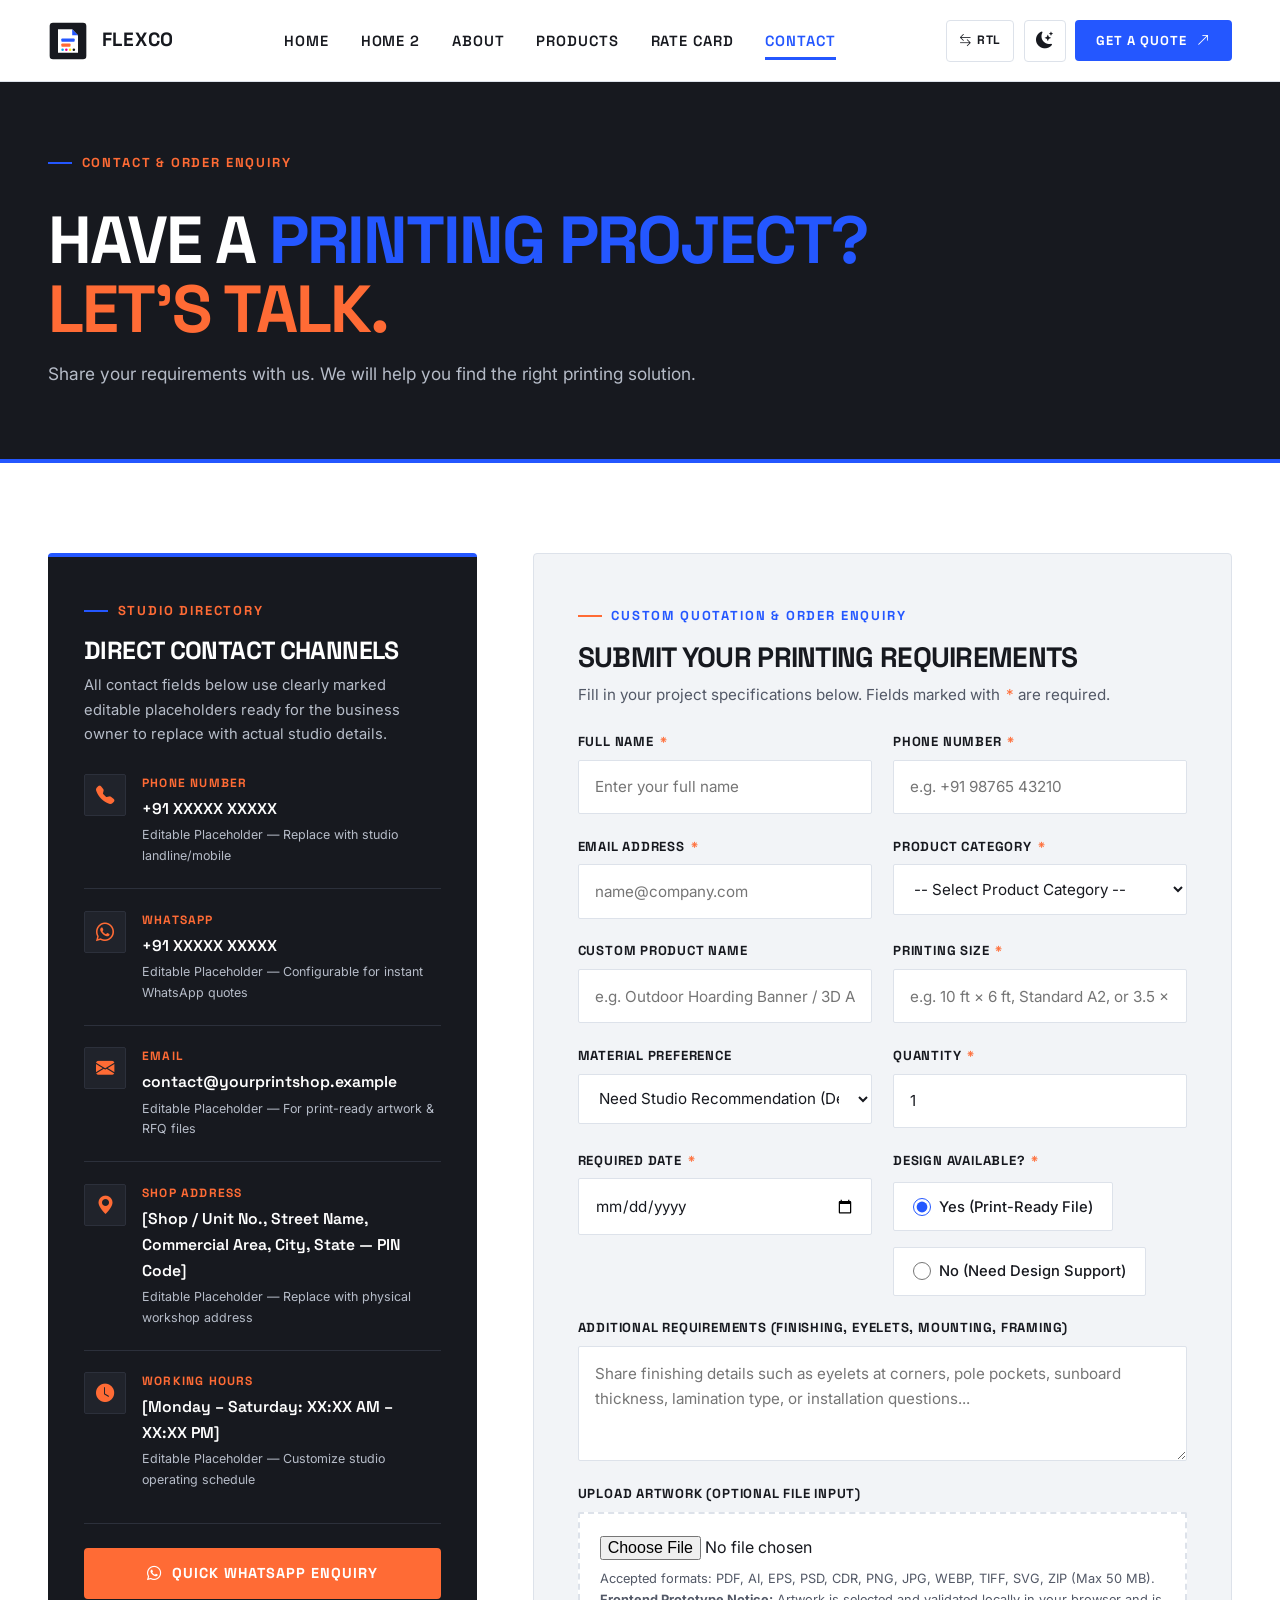
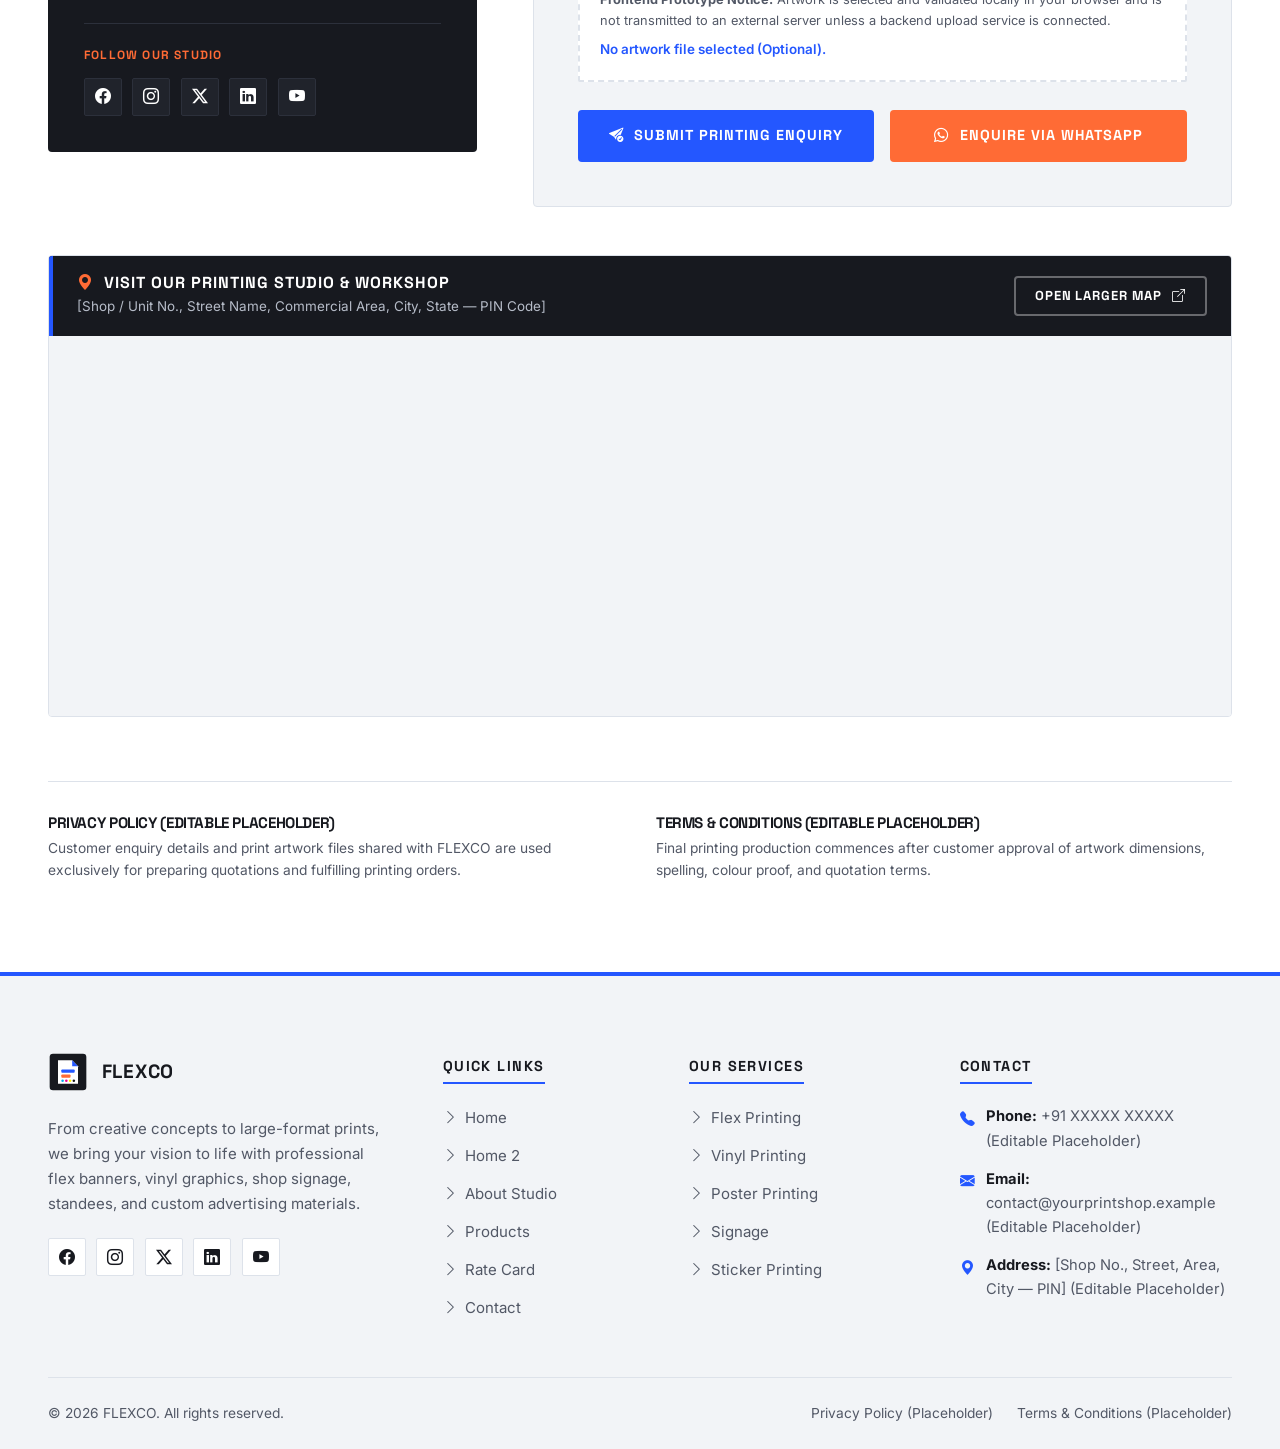
<file: contact.html>
<!DOCTYPE html>
<html lang="en">
<head>
  <meta charset="UTF-8">
  <meta name="viewport" content="width=device-width, initial-scale=1.0">
  <title>Contact &amp; Order Enquiry | Flexco</title>
  <meta name="description" content="Have a printing project? Let's talk. Submit your printing requirements for flex banners, vinyl printing, shop signage, roll-up standees, posters, stickers, business cards, and brochures.">
  <meta property="og:title" content="Contact &amp; Order Enquiry | Flexco">
  <meta property="og:description" content="Share your requirements with us. We will help you find the right printing solution.">
  <meta property="og:type" content="website">
  <meta property="og:image" content="assets/images/printing-workshop.webp">

  <!-- Favicon -->
  <link rel="icon" type="image/svg+xml" href="assets/images/favicon.svg">

  <!-- Google Fonts: Space Grotesk & Inter -->
  <link rel="preconnect" href="https://fonts.googleapis.com">
  <link rel="preconnect" href="https://fonts.gstatic.com" crossorigin>
  <link href="https://fonts.googleapis.com/css2?family=Inter:wght@400;500;600;700&amp;family=Space+Grotesk:wght@500;600;700&amp;display=swap" rel="stylesheet">

  <!-- Bootstrap Icons CDN -->
  <link rel="stylesheet" href="https://cdn.jsdelivr.net/npm/bootstrap-icons@1.11.3/font/bootstrap-icons.min.css">

  <!-- Main Stylesheet -->
  <link rel="stylesheet" href="assets/css/style.css">
</head>
<body>
  <a href="#main-content" class="skip-link">Skip to main content</a>

  <!-- ========================================================================
       GLOBAL STICKY NAVIGATION BAR
       ======================================================================== -->
  <header class="site-header" id="siteHeader">
    <div class="container navbar">
      <a href="index.html" class="brand-logo" aria-label="Flexco Home">
        <svg class="brand-logo__mark" viewBox="0 0 48 48" fill="none" xmlns="http://www.w3.org/2000/svg" aria-hidden="true">
          <rect x="2" y="2" width="44" height="44" rx="4" fill="#17191F"/>
          <path d="M12 10H29L36 17V38H12V10Z" fill="#FFFFFF"/>
          <path d="M29 10V17H36L29 10Z" fill="#2457FF"/>
          <rect x="16" y="21" width="16" height="4" rx="1" fill="#2457FF"/>
          <rect x="16" y="27" width="11" height="4" rx="1" fill="#FF6B35"/>
          <circle cx="17.5" cy="34.5" r="1.5" fill="#00ADEF"/>
          <circle cx="22" cy="34.5" r="1.5" fill="#EC008C"/>
          <circle cx="26.5" cy="34.5" r="1.5" fill="#FFF200"/>
          <circle cx="31" cy="34.5" r="1.5" fill="#17191F"/>
        </svg>
        <div class="brand-logo__text">
          <span class="brand-logo__title">FLEXCO</span>
        </div>
      </a>

      <nav class="nav-menu" id="navMenu" aria-label="Primary Navigation">
        <ul class="nav-links">
          <li><a href="index.html" class="nav-link">Home</a></li>
          <li><a href="home-2.html" class="nav-link">Home 2</a></li>
          <li><a href="about.html" class="nav-link">About</a></li>
          <li><a href="products.html" class="nav-link">Products</a></li>
          <li><a href="rate-card.html" class="nav-link">Rate Card</a></li>
          <li><a href="contact.html" class="nav-link is-active" aria-current="page">Contact</a></li>
        </ul>
        <a href="#enquiry-form" class="btn btn--primary nav-cta-mobile">
          <span>Get a Quote</span>
          <i class="bi bi-arrow-up-right" aria-hidden="true"></i>
        </a>
      </nav>

      <div class="nav-actions">
        <button type="button" class="nav-util-btn nav-util-btn--rtl" id="rtlToggle" aria-pressed="false" aria-label="Toggle Right-to-Left layout" title="Toggle RTL / LTR">
          <i class="bi bi-arrow-left-right" aria-hidden="true"></i>
          <span class="nav-util-btn__label">RTL</span>
        </button>
        <button type="button" class="nav-util-btn nav-util-btn--theme" id="themeToggle" aria-pressed="false" aria-label="Toggle dark and light theme" title="Toggle Theme">
          <i class="bi bi-moon-stars-fill" aria-hidden="true"></i>
        </button>
        <a href="#enquiry-form" class="btn btn--primary btn--sm nav-cta-desktop">
          <span>Get a Quote</span>
          <i class="bi bi-arrow-up-right" aria-hidden="true"></i>
        </a>
        <button type="button" class="nav-toggle" id="navToggle" aria-expanded="false" aria-controls="navMenu" aria-label="Toggle navigation menu">
          <i class="bi bi-list" aria-hidden="true"></i>
        </button>
      </div>
    </div>
  </header>

  <main id="main-content">
    <!-- ======================================================================
         CONTACT PAGE HERO
         ====================================================================== -->
    <section class="page-hero" aria-labelledby="contact-page-heading">
      <div class="container">
        <div class="page-hero__inner reveal-on-scroll">
          <span class="eyebrow eyebrow--on-dark">CONTACT &amp; ORDER ENQUIRY</span>
          <h1 id="contact-page-heading" class="display-xl">
            HAVE A <span class="text-highlight-blue">PRINTING PROJECT?</span> <span class="text-highlight-orange">LET'S TALK.</span>
          </h1>
          <p class="lead-text lead-text--on-dark">
            Share your requirements with us. We will help you find the right printing solution.
          </p>
        </div>
      </div>
    </section>

    <!-- ======================================================================
         CONTACT DETAILS & ORDER ENQUIRY FORM SECTION
         ====================================================================== -->
    <section class="section section--white" id="enquiry-form" aria-label="Contact Details and Order Enquiry Form">
      <div class="container">
        <div class="contact-layout">
          <!-- LEFT COLUMN: Editable Contact Details Panel -->
          <aside class="contact-info-panel reveal-on-scroll" aria-labelledby="studio-contact-heading">
            <span class="eyebrow eyebrow--on-dark">STUDIO DIRECTORY</span>
            <h2 id="studio-contact-heading" style="font-size:1.55rem;text-transform:uppercase;margin-bottom:0.5rem;">
              Direct Contact Channels
            </h2>
            <p style="font-size:0.92rem;color:var(--color-text-on-dark-muted);">
              All contact fields below use clearly marked editable placeholders ready for the business owner to replace with actual studio details.
            </p>

            <ul class="contact-info-list">
              <!-- Phone Number -->
              <li class="contact-info-item">
                <span class="contact-info-item__icon" aria-hidden="true">
                  <i class="bi bi-telephone-fill"></i>
                </span>
                <div>
                  <div class="contact-info-item__label">Phone Number</div>
                  <div class="contact-info-item__value">+91 XXXXX XXXXX</div>
                  <div class="contact-info-item__note">Editable Placeholder — Replace with studio landline/mobile</div>
                </div>
              </li>

              <!-- WhatsApp -->
              <li class="contact-info-item">
                <span class="contact-info-item__icon" aria-hidden="true">
                  <i class="bi bi-whatsapp"></i>
                </span>
                <div>
                  <div class="contact-info-item__label">WhatsApp</div>
                  <div class="contact-info-item__value">+91 XXXXX XXXXX</div>
                  <div class="contact-info-item__note">Editable Placeholder — Configurable for instant WhatsApp quotes</div>
                </div>
              </li>

              <!-- Email -->
              <li class="contact-info-item">
                <span class="contact-info-item__icon" aria-hidden="true">
                  <i class="bi bi-envelope-fill"></i>
                </span>
                <div>
                  <div class="contact-info-item__label">Email</div>
                  <div class="contact-info-item__value">contact@yourprintshop.example</div>
                  <div class="contact-info-item__note">Editable Placeholder — For print-ready artwork &amp; RFQ files</div>
                </div>
              </li>

              <!-- Shop Address -->
              <li class="contact-info-item">
                <span class="contact-info-item__icon" aria-hidden="true">
                  <i class="bi bi-geo-alt-fill"></i>
                </span>
                <div>
                  <div class="contact-info-item__label">Shop Address</div>
                  <div class="contact-info-item__value">[Shop / Unit No., Street Name, Commercial Area, City, State — PIN Code]</div>
                  <div class="contact-info-item__note">Editable Placeholder — Replace with physical workshop address</div>
                </div>
              </li>

              <!-- Working Hours -->
              <li class="contact-info-item">
                <span class="contact-info-item__icon" aria-hidden="true">
                  <i class="bi bi-clock-fill"></i>
                </span>
                <div>
                  <div class="contact-info-item__label">Working Hours</div>
                  <div class="contact-info-item__value">[Monday – Saturday: XX:XX AM – XX:XX PM]</div>
                  <div class="contact-info-item__note">Editable Placeholder — Customize studio operating schedule</div>
                </div>
              </li>
            </ul>

            <div style="margin-top:2rem;padding-top:1.5rem;border-top:1px solid var(--color-charcoal-border);">
              <button type="button" class="btn btn--secondary btn--block" data-whatsapp-trigger>
                <i class="bi bi-whatsapp" aria-hidden="true"></i>
                <span>Quick WhatsApp Enquiry</span>
              </button>
            </div>

            <div class="contact-social-block">
              <div class="contact-info-item__label">Follow Our Studio</div>
              <div class="social-links" aria-label="Social Media Links">
                <a href="#" class="social-link" aria-label="Follow us on Facebook" title="Facebook">
                  <i class="bi bi-facebook" aria-hidden="true"></i>
                </a>
                <a href="#" class="social-link" aria-label="Follow us on Instagram" title="Instagram">
                  <i class="bi bi-instagram" aria-hidden="true"></i>
                </a>
                <a href="#" class="social-link" aria-label="Follow us on X (Twitter)" title="X (Twitter)">
                  <i class="bi bi-twitter-x" aria-hidden="true"></i>
                </a>
                <a href="#" class="social-link" aria-label="Connect with us on LinkedIn" title="LinkedIn">
                  <i class="bi bi-linkedin" aria-hidden="true"></i>
                </a>
                <a href="#" class="social-link" aria-label="Subscribe on YouTube" title="YouTube">
                  <i class="bi bi-youtube" aria-hidden="true"></i>
                </a>
              </div>
            </div>
          </aside>

          <!-- RIGHT COLUMN: Order Enquiry Form -->
          <div class="enquiry-form-card reveal-on-scroll">
            <span class="eyebrow">CUSTOM QUOTATION &amp; ORDER ENQUIRY</span>
            <h2 style="font-size:1.75rem;text-transform:uppercase;margin-bottom:0.5rem;">
              Submit Your Printing Requirements
            </h2>
            <p style="color:var(--color-text-muted);font-size:0.95rem;margin-bottom:1.5rem;">
              Fill in your project specifications below. Fields marked with <span class="required-star">*</span> are required.
            </p>

            <!-- Dynamic Product Preselection Notice (Shown when redirected from Products or Rate Card) -->
            <div class="rate-disclaimer-box" id="preselectNotice" hidden style="margin-bottom:1.5rem;">
              <i class="bi bi-check2-square" aria-hidden="true"></i>
              <div id="preselectNoticeText"></div>
            </div>

            <form id="printingEnquiryForm" novalidate>
              <div class="form-grid form-grid--2col">
                <!-- 1. Full Name -->
                <div class="form-group">
                  <label for="fullName" class="form-label">
                    <span>Full Name <span class="required-star" aria-hidden="true">*</span></span>
                  </label>
                  <input
                    type="text"
                    id="fullName"
                    name="fullName"
                    class="form-control"
                    placeholder="Enter your full name"
                    autocomplete="name"
                    required
                    aria-describedby="fullNameError"
                  >
                  <span class="field-error" id="fullNameError" role="alert"></span>
                </div>

                <!-- 2. Phone Number -->
                <div class="form-group">
                  <label for="phone" class="form-label">
                    <span>Phone Number <span class="required-star" aria-hidden="true">*</span></span>
                  </label>
                  <input
                    type="tel"
                    id="phone"
                    name="phone"
                    class="form-control"
                    placeholder="e.g. +91 98765 43210"
                    autocomplete="tel"
                    required
                    aria-describedby="phoneError"
                  >
                  <span class="field-error" id="phoneError" role="alert"></span>
                </div>

                <!-- 3. Email Address -->
                <div class="form-group">
                  <label for="email" class="form-label">
                    <span>Email Address <span class="required-star" aria-hidden="true">*</span></span>
                  </label>
                  <input
                    type="email"
                    id="email"
                    name="email"
                    class="form-control"
                    placeholder="name@company.com"
                    autocomplete="email"
                    required
                    aria-describedby="emailError"
                  >
                  <span class="field-error" id="emailError" role="alert"></span>
                </div>

                <!-- 4. Product Category -->
                <div class="form-group">
                  <label for="productCategory" class="form-label">
                    <span>Product Category <span class="required-star" aria-hidden="true">*</span></span>
                  </label>
                  <select
                    id="productCategory"
                    name="productCategory"
                    class="form-control"
                    required
                    aria-describedby="productCategoryError"
                  >
                    <option value="">-- Select Product Category --</option>
                    <option value="flex-banners">Flex Banners</option>
                    <option value="vinyl-printing">Vinyl Printing</option>
                    <option value="poster-printing">Poster Printing</option>
                    <option value="shop-signage">Shop Signage</option>
                    <option value="rollup-standees">Roll-up Standees</option>
                    <option value="stickers-labels">Stickers &amp; Labels</option>
                    <option value="business-cards">Business Cards</option>
                    <option value="brochures">Brochures</option>
                    <option value="event-backdrops">Event Backdrops</option>
                    <option value="wall-graphics">Wall Graphics</option>
                    <option value="vehicle-branding">Vehicle Branding</option>
                  </select>
                  <span class="field-error" id="productCategoryError" role="alert"></span>
                </div>

                <!-- 5. Custom Product Name -->
                <div class="form-group">
                  <label for="customProductName" class="form-label">
                    <span>Custom Product Name</span>
                  </label>
                  <input
                    type="text"
                    id="customProductName"
                    name="customProductName"
                    class="form-control"
                    placeholder="e.g. Outdoor Hoarding Banner / 3D Acrylic Sign"
                  >
                </div>

                <!-- 6. Printing Size -->
                <div class="form-group">
                  <label for="printingSize" class="form-label">
                    <span>Printing Size <span class="required-star" aria-hidden="true">*</span></span>
                  </label>
                  <input
                    type="text"
                    id="printingSize"
                    name="printingSize"
                    class="form-control"
                    placeholder="e.g. 10 ft × 6 ft, Standard A2, or 3.5 × 2 in"
                    required
                    aria-describedby="printingSizeError"
                  >
                  <span class="field-error" id="printingSizeError" role="alert"></span>
                </div>

                <!-- 7. Material Preference -->
                <div class="form-group">
                  <label for="materialPreference" class="form-label">
                    <span>Material Preference</span>
                  </label>
                  <select id="materialPreference" name="materialPreference" class="form-control">
                    <option value="Studio Recommended Material">Need Studio Recommendation (Default)</option>
                    <option value="Standard Frontlit Flex">Standard Frontlit Flex</option>
                    <option value="Heavy-Duty Star Flex">Heavy-Duty Star Flex</option>
                    <option value="Backlit Flex Media">Translucent Backlit Flex Media</option>
                    <option value="Adhesive Vinyl with Matte Lamination">Adhesive Vinyl with Matte Lamination</option>
                    <option value="Adhesive Vinyl with Gloss Lamination">Adhesive Vinyl with Gloss Lamination</option>
                    <option value="Vinyl Mounted on Sunboard">Vinyl Mounted on Foam Sunboard</option>
                    <option value="One-Way Vision Vinyl">One-Way Vision Perforated Vinyl</option>
                    <option value="Satin Photo Poster Paper">Satin / Gloss Poster Paper</option>
                    <option value="Non-Curl PP Media with Aluminum Stand">Non-Curl PP Media with Roll-up Stand</option>
                    <option value="Waterproof PVC Vinyl Sticker">Waterproof PVC Vinyl Sticker</option>
                    <option value="Matte Laminated Art Card with Spot UV">Matte Laminated Art Card / Spot UV</option>
                    <option value="Coated Art Paper with Matte Finish">Coated Brochure Art Paper</option>
                    <option value="ACP Board with 3D LED Acrylic">ACP Sign Board with 3D LED Acrylic</option>
                    <option value="Automotive Grade Laminated Vinyl">Automotive Grade Laminated Wrap Vinyl</option>
                  </select>
                </div>

                <!-- 8. Quantity -->
                <div class="form-group">
                  <label for="quantity" class="form-label">
                    <span>Quantity <span class="required-star" aria-hidden="true">*</span></span>
                  </label>
                  <input
                    type="number"
                    id="quantity"
                    name="quantity"
                    class="form-control"
                    min="1"
                    step="1"
                    value="1"
                    placeholder="Enter required quantity (min. 1)"
                    required
                    aria-describedby="quantityError"
                  >
                  <span class="field-error" id="quantityError" role="alert"></span>
                </div>

                <!-- 9. Required Date -->
                <div class="form-group">
                  <label for="requiredDate" class="form-label">
                    <span>Required Date <span class="required-star" aria-hidden="true">*</span></span>
                  </label>
                  <input
                    type="date"
                    id="requiredDate"
                    name="requiredDate"
                    class="form-control"
                    required
                    aria-describedby="requiredDateError"
                  >
                  <span class="field-error" id="requiredDateError" role="alert"></span>
                </div>

                <!-- 10. Design Available? (Yes / No) -->
                <div class="form-group">
                  <span class="form-label" id="designAvailableLabel">
                    <span>Design Available? <span class="required-star" aria-hidden="true">*</span></span>
                  </span>
                  <div class="radio-group" role="radiogroup" aria-labelledby="designAvailableLabel">
                    <label class="radio-option">
                      <input type="radio" name="designAvailable" value="Yes — Print-Ready Artwork Available" checked>
                      <span>Yes (Print-Ready File)</span>
                    </label>
                    <label class="radio-option">
                      <input type="radio" name="designAvailable" value="No — Need Design Assistance">
                      <span>No (Need Design Support)</span>
                    </label>
                  </div>
                  <span class="field-error" id="designAvailableError" role="alert"></span>
                </div>

                <!-- 11. Additional Requirements -->
                <div class="form-group form-group--full">
                  <label for="additionalRequirements" class="form-label">
                    <span>Additional Requirements (Finishing, Eyelets, Mounting, Framing)</span>
                  </label>
                  <textarea
                    id="additionalRequirements"
                    name="additionalRequirements"
                    class="form-control"
                    placeholder="Share finishing details such as eyelets at corners, pole pockets, sunboard thickness, lamination type, or installation questions..."
                  ></textarea>
                </div>

                <!-- 12. Upload Artwork (Optional File Input) -->
                <div class="form-group form-group--full">
                  <label for="artworkUpload" class="form-label">
                    <span>Upload Artwork (Optional File Input)</span>
                  </label>
                  <div class="file-upload-box">
                    <input
                      type="file"
                      id="artworkUpload"
                      name="artworkUpload"
                      accept=".pdf,.ai,.eps,.psd,.cdr,.png,.jpg,.jpeg,.webp,.tif,.tiff,.svg,.zip"
                      aria-describedby="artworkUploadHint artworkUploadError"
                    >
                    <p class="file-upload-hint" id="artworkUploadHint">
                      Accepted formats: PDF, AI, EPS, PSD, CDR, PNG, JPG, WEBP, TIFF, SVG, ZIP (Max 50 MB).
                      <br>
                      <strong>Frontend Prototype Notice:</strong> Artwork is selected and validated locally in your browser and is not transmitted to an external server unless a backend upload service is connected.
                    </p>
                    <p id="artworkFileInfo" style="font-size:0.84rem;font-weight:600;color:var(--color-primary);margin-top:0.4rem;">
                      No artwork file selected (Optional).
                    </p>
                  </div>
                  <span class="field-error" id="artworkUploadError" role="alert"></span>
                </div>
              </div>

              <!-- Submit & WhatsApp Action Buttons -->
              <div class="btn-group" style="margin-top:1.75rem;">
                <button type="submit" class="btn btn--primary">
                  <i class="bi bi-send-check-fill" aria-hidden="true"></i>
                  <span>SUBMIT PRINTING ENQUIRY</span>
                </button>
                <button type="button" class="btn btn--secondary" data-whatsapp-trigger>
                  <i class="bi bi-whatsapp" aria-hidden="true"></i>
                  <span>ENQUIRE VIA WHATSAPP</span>
                </button>
              </div>
            </form>

            <!-- Confirmation Message Panel (Hidden until valid submission) -->
            <div class="form-confirmation" id="formConfirmation" hidden role="status" aria-live="polite">
              <div class="form-confirmation__title">
                <i class="bi bi-check-circle-fill" aria-hidden="true"></i>
                <span>Enquiry Validated &amp; Prepared (Frontend Prototype Confirmation)</span>
              </div>
              <p style="font-size:0.92rem;color:var(--color-text-main);">
                Your printing specifications have been validated and saved locally in your browser for this frontend prototype demonstration.
                <strong>Note:</strong> Because this is a frontend-only prototype without a live backend server, no email has been transmitted over the internet and any selected artwork file remains strictly on your local device.
              </p>
              <div id="formConfirmationSummary"></div>
              <div class="btn-group" style="margin-top:1.15rem;">
                <button type="button" class="btn btn--primary btn--sm" id="sendConfirmedWaBtn">
                  <i class="bi bi-whatsapp" aria-hidden="true"></i>
                  <span>Forward Summary via WhatsApp</span>
                </button>
                <button type="button" class="btn btn--outline-dark btn--sm" id="resetEnquiryFormBtn">
                  <i class="bi bi-arrow-counterclockwise" aria-hidden="true"></i>
                  <span>Start Another Enquiry</span>
                </button>
              </div>
            </div>
          </div>
        </div>

        <!-- Studio Location Map -->
        <div class="studio-map-card reveal-on-scroll" aria-label="Printing Studio Location Map">
          <div class="studio-map-card__header">
            <div>
              <h2 class="studio-map-card__title">
                <i class="bi bi-geo-alt-fill" aria-hidden="true"></i>
                <span>Visit Our Printing Studio &amp; Workshop</span>
              </h2>
              <p style="font-size:0.84rem;color:var(--color-text-on-dark-muted);margin-top:0.2rem;">
                [Shop / Unit No., Street Name, Commercial Area, City, State — PIN Code]
              </p>
            </div>
            <a
              href="https://www.openstreetmap.org/?mlat=12.9716&amp;mlon=77.5946#map=15/12.9716/77.5946"
              target="_blank"
              rel="noopener noreferrer"
              class="btn btn--outline-light btn--sm"
            >
              <span>Open Larger Map</span>
              <i class="bi bi-box-arrow-up-right" aria-hidden="true"></i>
            </a>
          </div>
          <div class="studio-map-card__frame-wrap">
            <iframe
              class="studio-map-card__iframe"
              title="Flexco Studio Location Map"
              loading="lazy"
              referrerpolicy="no-referrer-when-downgrade"
              src="https://www.openstreetmap.org/export/embed.html?bbox=77.5746%2C12.9566%2C77.6146%2C12.9866&amp;layer=mapnik&amp;marker=12.9716%2C77.5946"
            ></iframe>
          </div>
        </div>

        <!-- Privacy & Terms Placeholders Referenced in Footer -->
        <div style="margin-top:4rem;padding-top:2rem;border-top:1px solid var(--color-grey-border);display:grid;grid-template-columns:repeat(auto-fit,minmax(280px,1fr));gap:2rem;font-size:0.86rem;color:var(--color-text-muted);">
          <div id="privacy-notice">
            <h3 style="font-size:0.95rem;text-transform:uppercase;color:var(--color-charcoal);margin-bottom:0.35rem;">Privacy Policy (Editable Placeholder)</h3>
            <p>Customer enquiry details and print artwork files shared with FLEXCO are used exclusively for preparing quotations and fulfilling printing orders.</p>
          </div>
          <div id="terms-notice">
            <h3 style="font-size:0.95rem;text-transform:uppercase;color:var(--color-charcoal);margin-bottom:0.35rem;">Terms &amp; Conditions (Editable Placeholder)</h3>
            <p>Final printing production commences after customer approval of artwork dimensions, spelling, colour proof, and quotation terms.</p>
          </div>
        </div>
      </div>
    </section>
  </main>

  <!-- ========================================================================
       GLOBAL FOOTER
       ======================================================================== -->
  <footer class="site-footer">
    <div class="container">
      <div class="footer-grid">
        <div>
          <a href="index.html" class="brand-logo brand-logo--light" aria-label="Flexco Home">
            <svg class="brand-logo__mark" viewBox="0 0 48 48" fill="none" xmlns="http://www.w3.org/2000/svg" aria-hidden="true">
              <rect x="2" y="2" width="44" height="44" rx="4" fill="#17191F"/>
              <path d="M12 10H29L36 17V38H12V10Z" fill="#FFFFFF"/>
              <path d="M29 10V17H36L29 10Z" fill="#2457FF"/>
              <rect x="16" y="21" width="16" height="4" rx="1" fill="#2457FF"/>
              <rect x="16" y="27" width="11" height="4" rx="1" fill="#FF6B35"/>
              <circle cx="17.5" cy="34.5" r="1.5" fill="#00ADEF"/>
              <circle cx="22" cy="34.5" r="1.5" fill="#EC008C"/>
              <circle cx="26.5" cy="34.5" r="1.5" fill="#FFF200"/>
              <circle cx="31" cy="34.5" r="1.5" fill="#17191F"/>
            </svg>
            <div class="brand-logo__text">
              <span class="brand-logo__title">FLEXCO</span>
            </div>
          </a>
          <p class="footer-brand-desc">
            From creative concepts to large-format prints, we bring your vision to life with professional flex banners, vinyl graphics, shop signage, standees, and custom advertising materials.
          </p>
          <div class="social-links" aria-label="Social Media Links">
            <a href="#" class="social-link" aria-label="Follow us on Facebook" title="Facebook">
              <i class="bi bi-facebook" aria-hidden="true"></i>
            </a>
            <a href="#" class="social-link" aria-label="Follow us on Instagram" title="Instagram">
              <i class="bi bi-instagram" aria-hidden="true"></i>
            </a>
            <a href="#" class="social-link" aria-label="Follow us on X (Twitter)" title="X (Twitter)">
              <i class="bi bi-twitter-x" aria-hidden="true"></i>
            </a>
            <a href="#" class="social-link" aria-label="Connect with us on LinkedIn" title="LinkedIn">
              <i class="bi bi-linkedin" aria-hidden="true"></i>
            </a>
            <a href="#" class="social-link" aria-label="Subscribe on YouTube" title="YouTube">
              <i class="bi bi-youtube" aria-hidden="true"></i>
            </a>
          </div>
        </div>

        <div>
          <h3 class="footer-col__title">Quick Links</h3>
          <ul class="footer-links">
            <li><a href="index.html"><i class="bi bi-chevron-right" aria-hidden="true"></i> Home</a></li>
            <li><a href="home-2.html"><i class="bi bi-chevron-right" aria-hidden="true"></i> Home 2</a></li>
            <li><a href="about.html"><i class="bi bi-chevron-right" aria-hidden="true"></i> About Studio</a></li>
            <li><a href="products.html"><i class="bi bi-chevron-right" aria-hidden="true"></i> Products</a></li>
            <li><a href="rate-card.html"><i class="bi bi-chevron-right" aria-hidden="true"></i> Rate Card</a></li>
            <li><a href="contact.html"><i class="bi bi-chevron-right" aria-hidden="true"></i> Contact</a></li>
          </ul>
        </div>

        <div>
          <h3 class="footer-col__title">Our Services</h3>
          <ul class="footer-links">
            <li><a href="products.html?category=flex-banners"><i class="bi bi-chevron-right" aria-hidden="true"></i> Flex Printing</a></li>
            <li><a href="products.html?category=vinyl-printing"><i class="bi bi-chevron-right" aria-hidden="true"></i> Vinyl Printing</a></li>
            <li><a href="products.html?category=poster-printing"><i class="bi bi-chevron-right" aria-hidden="true"></i> Poster Printing</a></li>
            <li><a href="products.html?category=shop-signage"><i class="bi bi-chevron-right" aria-hidden="true"></i> Signage</a></li>
            <li><a href="products.html?category=stickers-labels"><i class="bi bi-chevron-right" aria-hidden="true"></i> Sticker Printing</a></li>
          </ul>
        </div>

        <div>
          <h3 class="footer-col__title">Contact</h3>
          <ul class="footer-contact-list">
            <li>
              <i class="bi bi-telephone-fill" aria-hidden="true"></i>
              <span><strong>Phone:</strong> +91 XXXXX XXXXX (Editable Placeholder)</span>
            </li>
            <li>
              <i class="bi bi-envelope-fill" aria-hidden="true"></i>
              <span><strong>Email:</strong> contact@yourprintshop.example (Editable Placeholder)</span>
            </li>
            <li>
              <i class="bi bi-geo-alt-fill" aria-hidden="true"></i>
              <span><strong>Address:</strong> [Shop No., Street, Area, City — PIN] (Editable Placeholder)</span>
            </li>
          </ul>
        </div>
      </div>

      <div class="footer-bottom">
        <p>&copy; 2026 FLEXCO. All rights reserved.</p>
        <div class="footer-legal-links">
          <a href="#privacy-notice">Privacy Policy (Placeholder)</a>
          <a href="#terms-notice">Terms &amp; Conditions (Placeholder)</a>
        </div>
      </div>
    </div>
  </footer>

  <!-- WhatsApp Configurable Modal -->
  <div class="wa-modal-backdrop" id="waModalBackdrop" hidden role="dialog" aria-modal="true" aria-labelledby="waModalTitle">
    <div class="wa-modal">
      <div class="wa-modal__header">
        <h3 id="waModalTitle" style="font-size:1.05rem;text-transform:uppercase;">
          <i class="bi bi-whatsapp" style="color:#25D366;margin-right:0.4rem;" aria-hidden="true"></i>
          WhatsApp Enquiry Preview &amp; Setup
        </h3>
        <button type="button" id="waModalClose" aria-label="Close WhatsApp modal" style="font-size:1.25rem;padding:0.25rem;">
          <i class="bi bi-x-lg" aria-hidden="true"></i>
        </button>
      </div>
      <div class="wa-modal__body">
        <p style="font-size:0.9rem;color:var(--color-text-muted);">
          <strong>Editable Business WhatsApp Placeholder:</strong> Enter the shop's active WhatsApp number below (or configure <code>WHATSAPP_CONFIG.phoneNumber</code> in <code>assets/js/main.js</code>) to launch WhatsApp with your pre-formatted enquiry:
        </p>
        <div class="form-group">
          <label for="waConfigNumberInput" class="form-label">Shop WhatsApp Number (With Country Code, e.g. 919876543210)</label>
          <input type="tel" id="waConfigNumberInput" class="form-control" placeholder="e.g. 91XXXXXXXXXX (Editable Placeholder)">
        </div>
        <div>
          <span class="form-label" style="margin-bottom:0.35rem;display:block;">Generated Enquiry Message:</span>
          <pre class="wa-modal__preview" id="waModalPreview"></pre>
        </div>
        <p id="waModalStatusMsg" style="font-size:0.84rem;font-weight:600;min-height:1.2rem;" aria-live="polite"></p>
        <div class="btn-group" style="justify-content:flex-end;">
          <button type="button" class="btn btn--outline-dark btn--sm" id="waModalCopyBtn">
            <i class="bi bi-clipboard" aria-hidden="true"></i>
            <span>Copy Message</span>
          </button>
          <button type="button" class="btn btn--primary btn--sm" id="waModalLaunchBtn">
            <i class="bi bi-whatsapp" aria-hidden="true"></i>
            <span>Open WhatsApp</span>
          </button>
        </div>
      </div>
    </div>
  </div>

  <button type="button" class="back-to-top" id="backToTop" aria-label="Back to top">
    <i class="bi bi-arrow-up" aria-hidden="true"></i>
  </button>

  <script src="assets/js/main.js"></script>
</body>
</html>
</file>
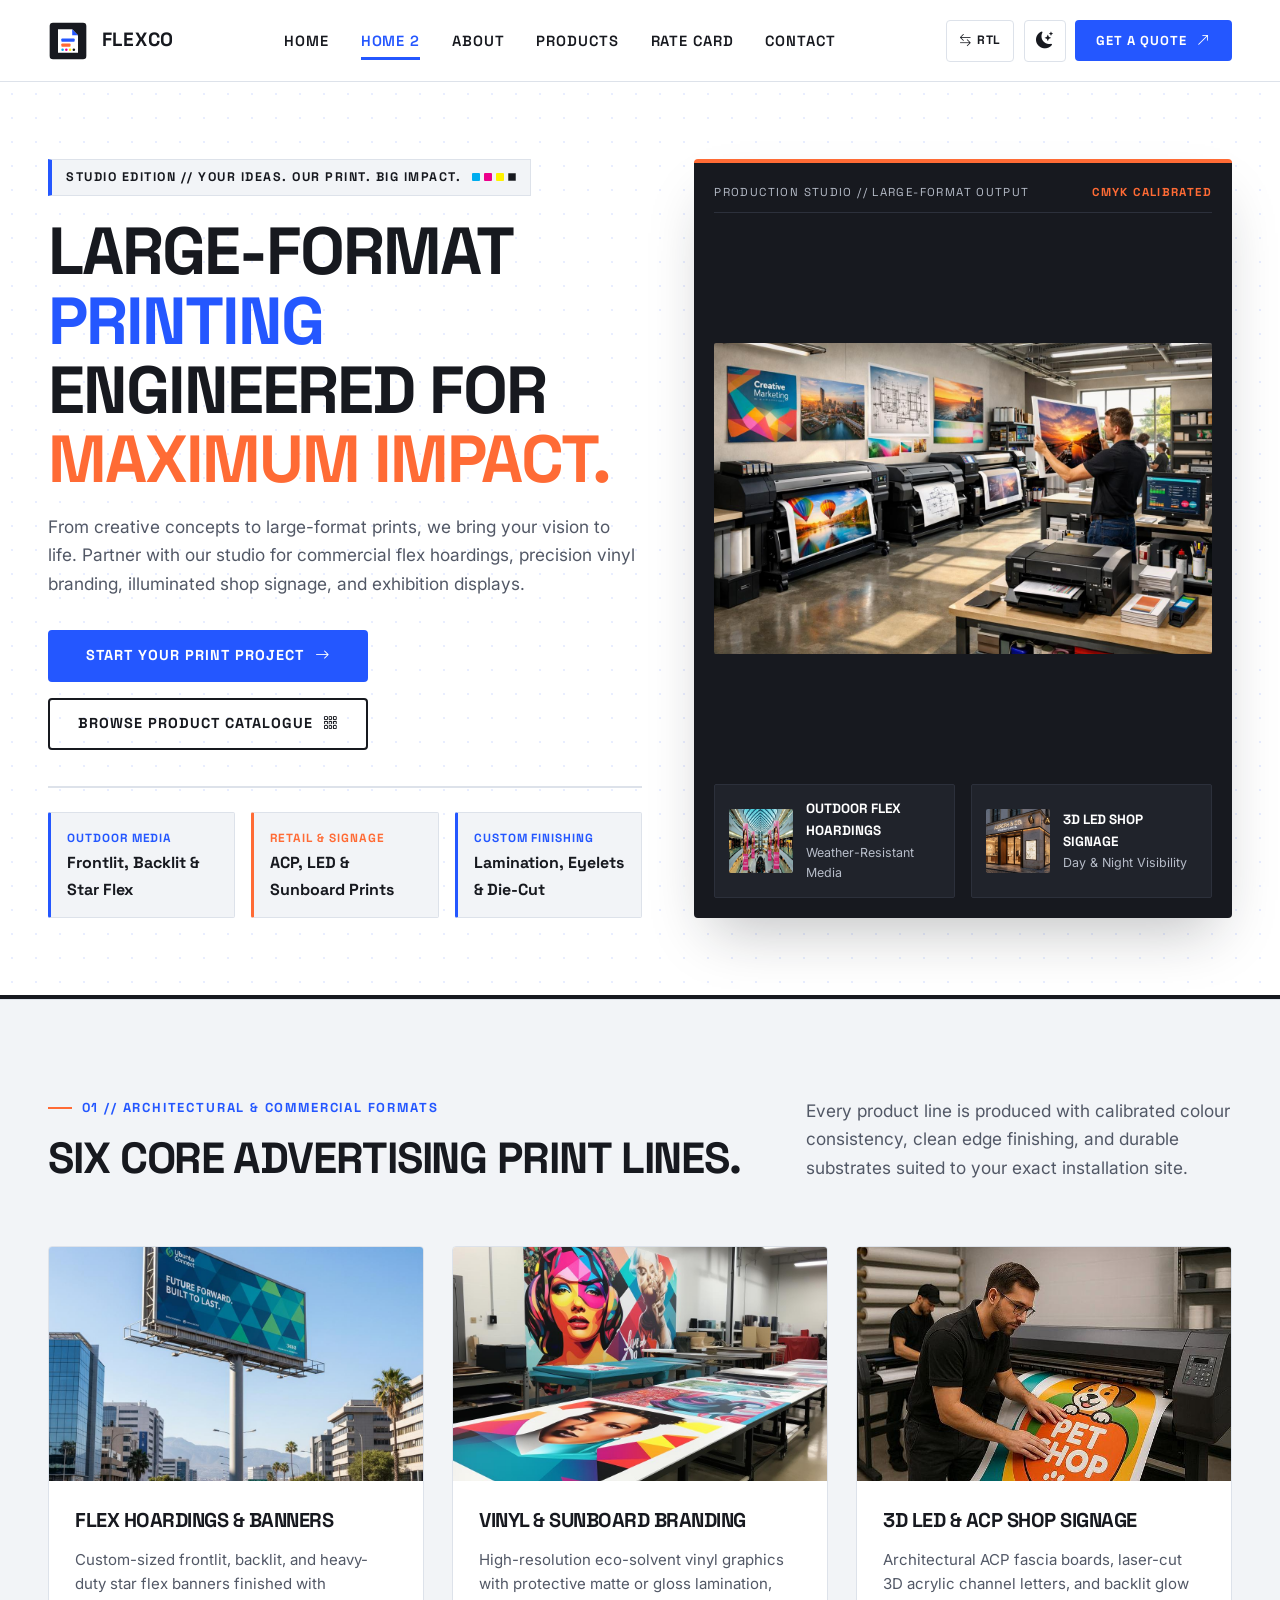
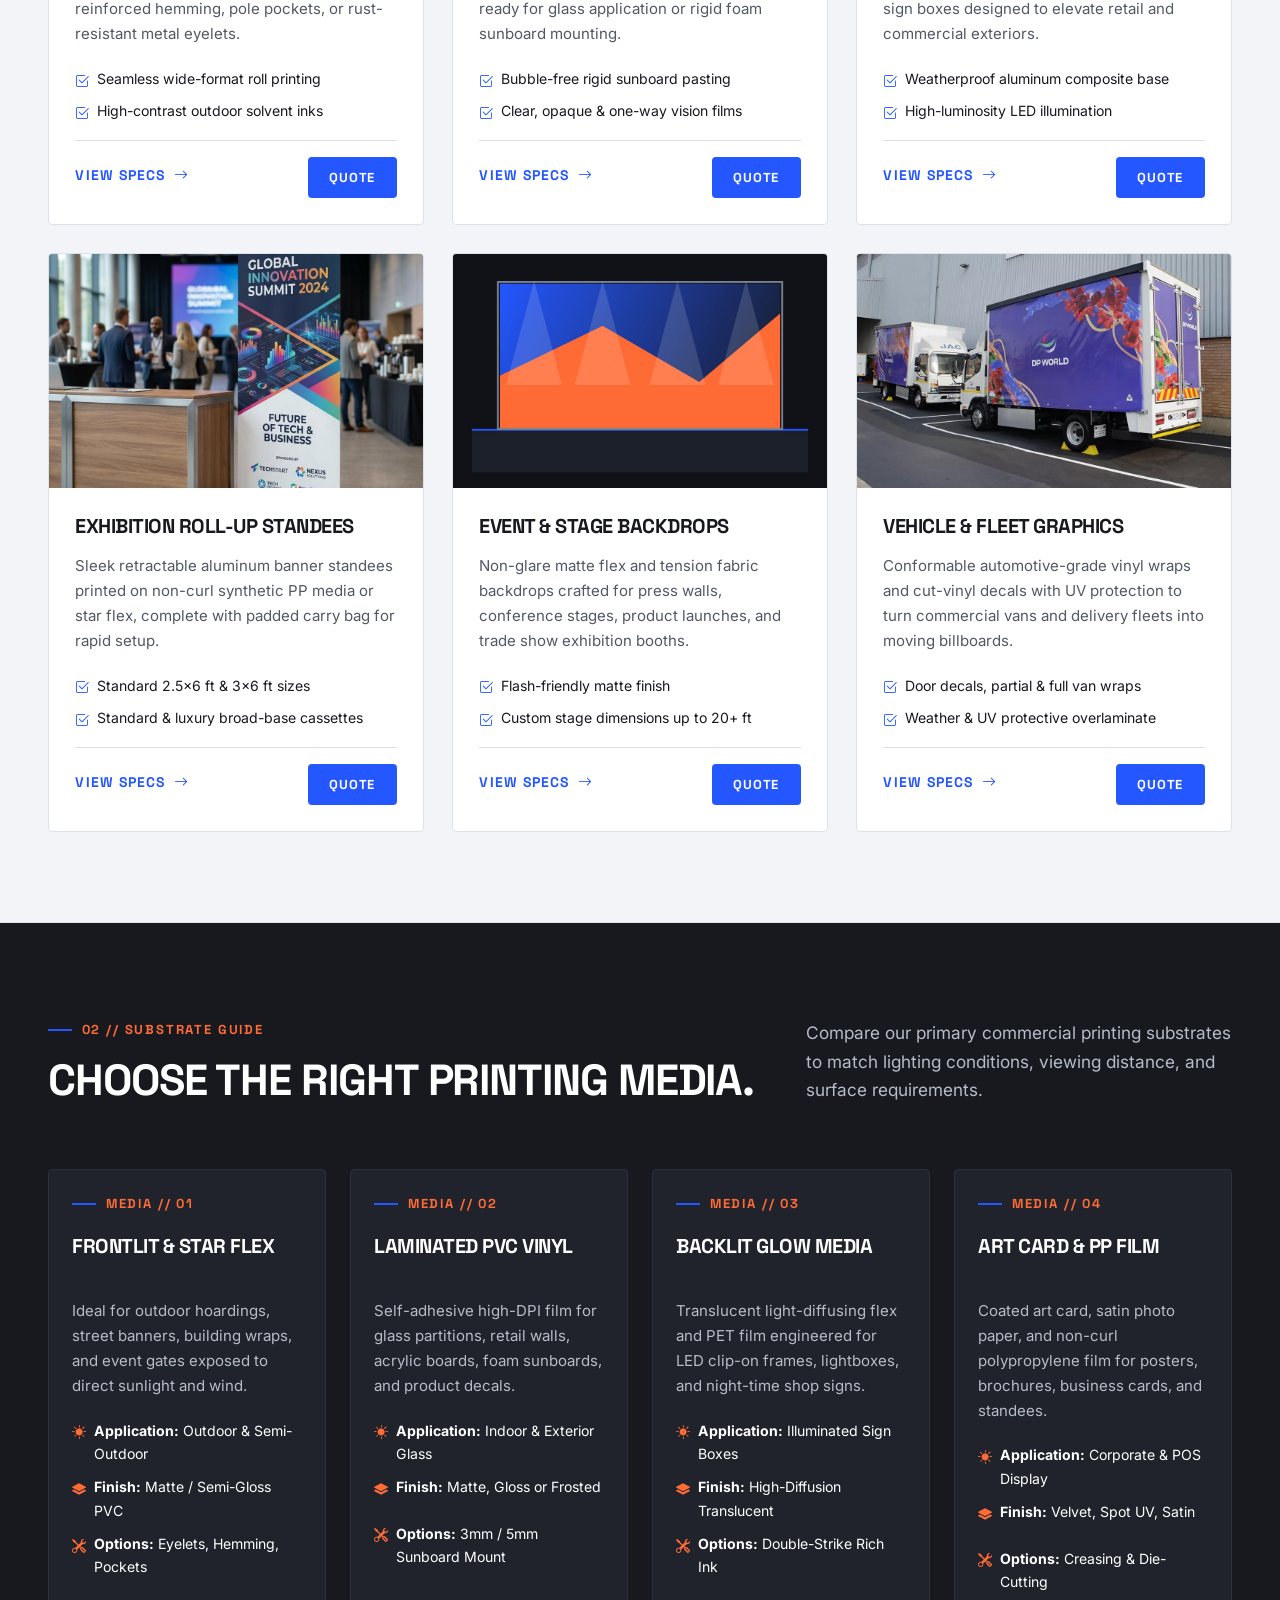
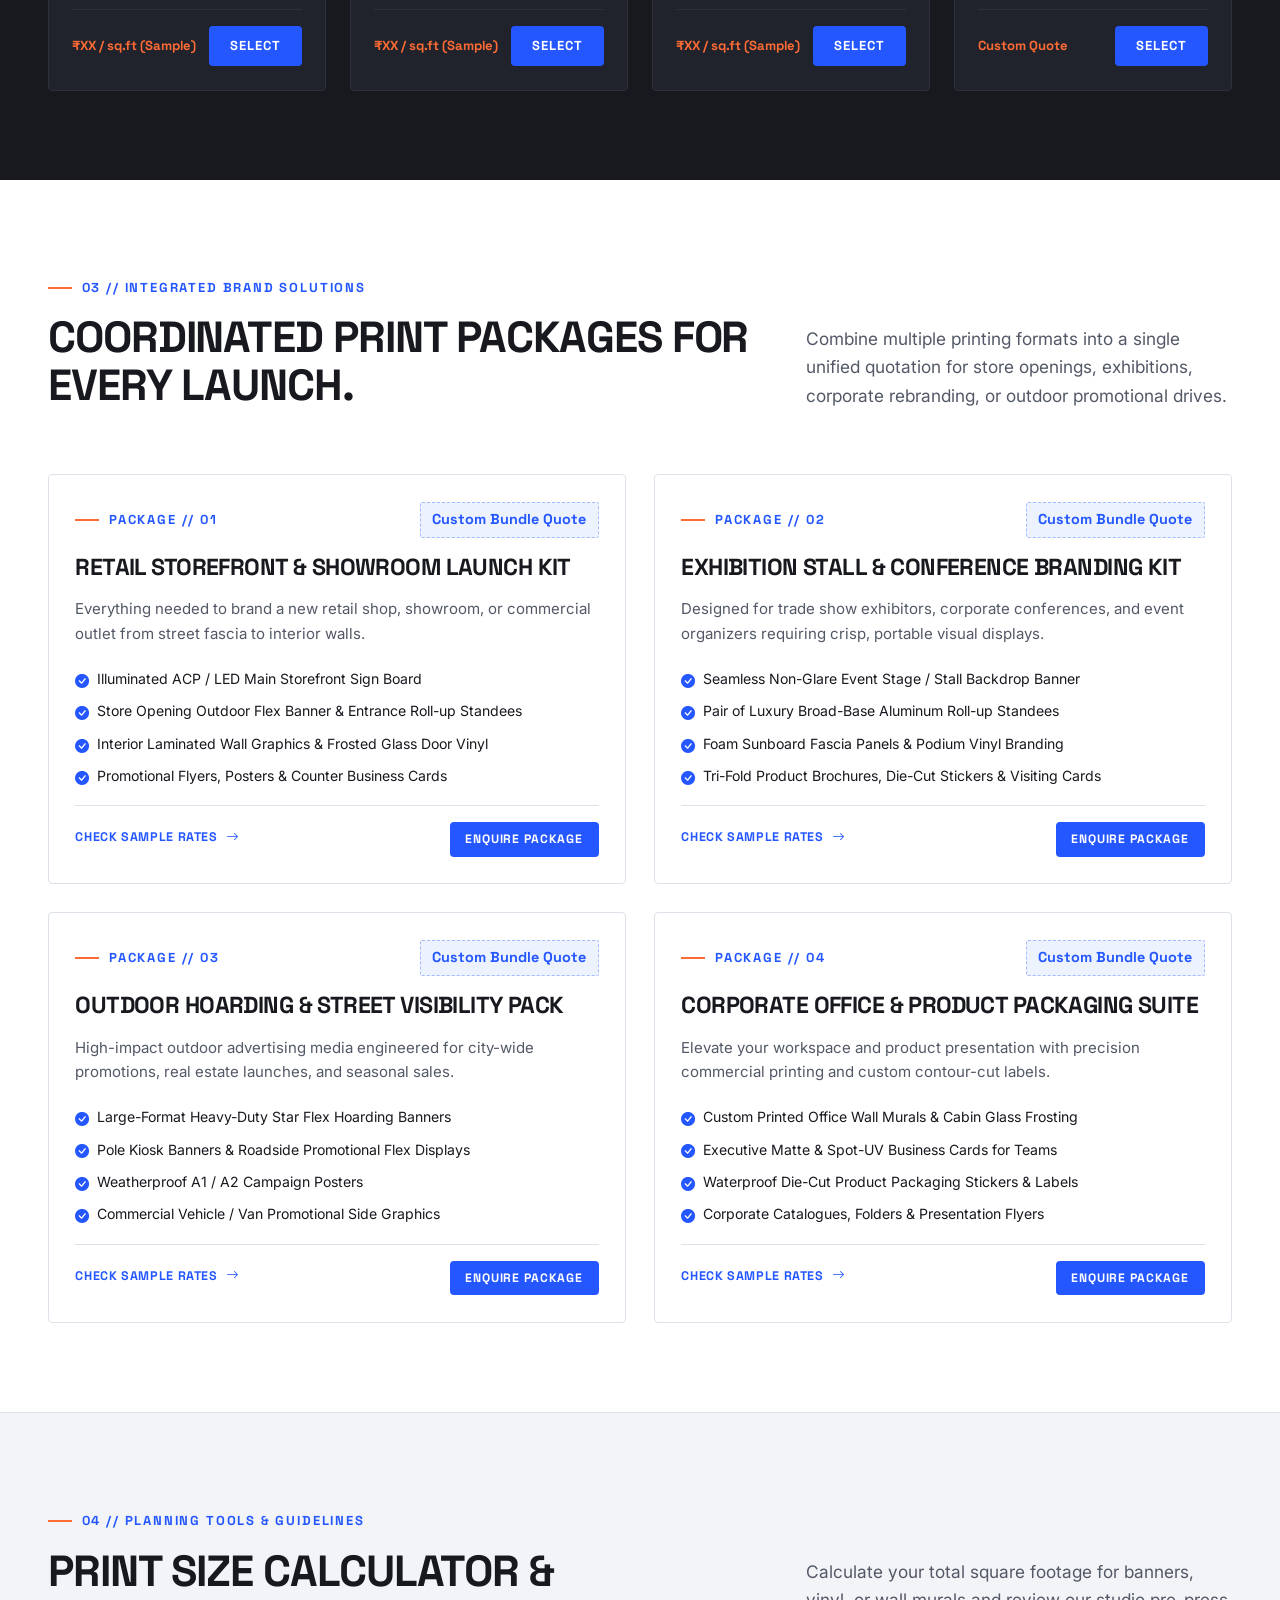
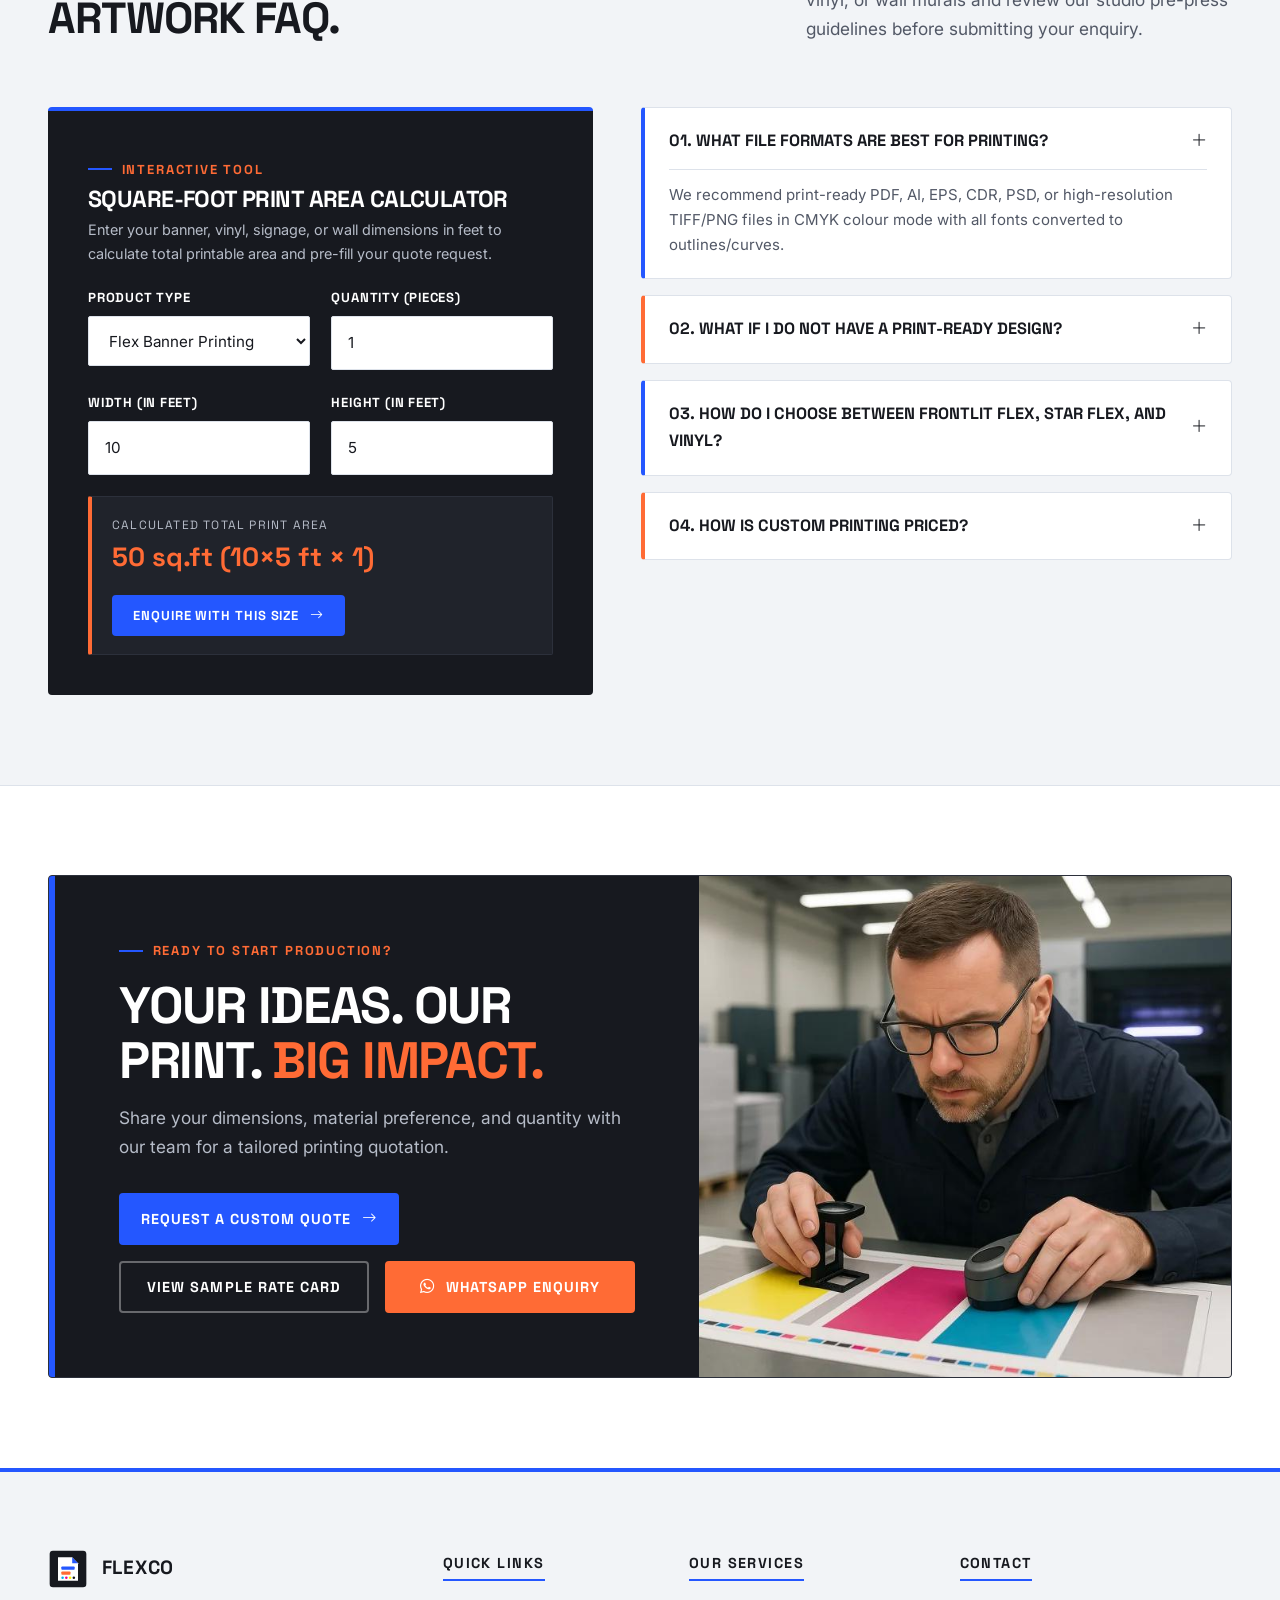
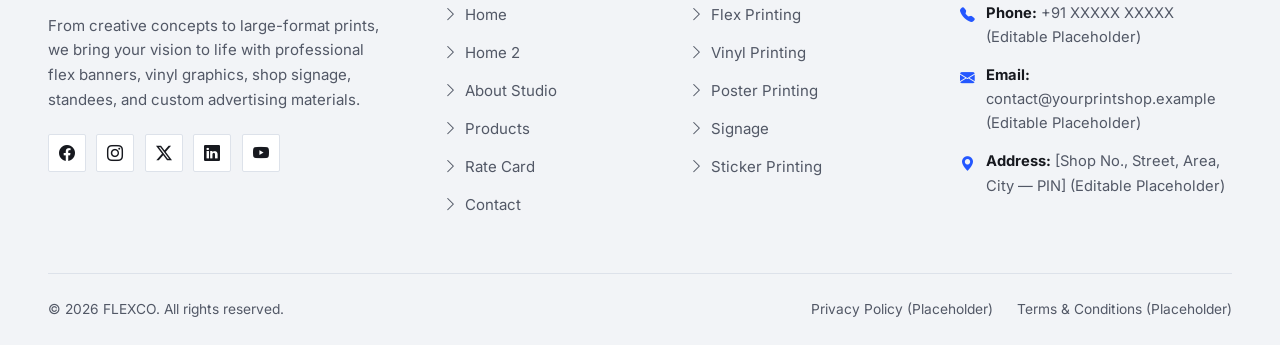
<file: home-2.html>
<!DOCTYPE html>
<html lang="en">
<head>
  <meta charset="UTF-8">
  <meta name="viewport" content="width=device-width, initial-scale=1.0">
  <title>Home 2 — Creative Print &amp; Signage Studio | Flexco</title>
  <meta name="description" content="Explore our creative advertising agency and large-format print studio showcase. Custom flex banners, vinyl signage, exhibition displays, campaign packages, and interactive print size estimation.">
  <meta property="og:title" content="Home 2 — Creative Print &amp; Signage Studio | Flexco">
  <meta property="og:description" content="Your Ideas. Our Print. Big Impact. Large-format commercial printing and architectural signage engineered for maximum brand visibility.">
  <meta property="og:type" content="website">
  <meta property="og:image" content="assets/images/printing-workshop.webp">

  <!-- Favicon -->
  <link rel="icon" type="image/svg+xml" href="assets/images/favicon.svg">

  <!-- Google Fonts: Space Grotesk & Inter -->
  <link rel="preconnect" href="https://fonts.googleapis.com">
  <link rel="preconnect" href="https://fonts.gstatic.com" crossorigin>
  <link href="https://fonts.googleapis.com/css2?family=Inter:wght@400;500;600;700&amp;family=Space+Grotesk:wght@500;600;700&amp;display=swap" rel="stylesheet">

  <!-- Bootstrap Icons CDN -->
  <link rel="stylesheet" href="https://cdn.jsdelivr.net/npm/bootstrap-icons@1.11.3/font/bootstrap-icons.min.css">

  <!-- Main Stylesheet -->
  <link rel="stylesheet" href="assets/css/style.css">
</head>
<body>
  <a href="#main-content" class="skip-link">Skip to main content</a>

  <!-- ========================================================================
       GLOBAL STICKY NAVIGATION BAR
       ======================================================================== -->
  <header class="site-header" id="siteHeader">
    <div class="container navbar">
      <a href="index.html" class="brand-logo" aria-label="Flexco Home">
        <svg class="brand-logo__mark" viewBox="0 0 48 48" fill="none" xmlns="http://www.w3.org/2000/svg" aria-hidden="true">
          <rect x="2" y="2" width="44" height="44" rx="4" fill="#17191F"/>
          <path d="M12 10H29L36 17V38H12V10Z" fill="#FFFFFF"/>
          <path d="M29 10V17H36L29 10Z" fill="#2457FF"/>
          <rect x="16" y="21" width="16" height="4" rx="1" fill="#2457FF"/>
          <rect x="16" y="27" width="11" height="4" rx="1" fill="#FF6B35"/>
          <circle cx="17.5" cy="34.5" r="1.5" fill="#00ADEF"/>
          <circle cx="22" cy="34.5" r="1.5" fill="#EC008C"/>
          <circle cx="26.5" cy="34.5" r="1.5" fill="#FFF200"/>
          <circle cx="31" cy="34.5" r="1.5" fill="#17191F"/>
        </svg>
        <div class="brand-logo__text">
          <span class="brand-logo__title">FLEXCO</span>
        </div>
      </a>

      <nav class="nav-menu" id="navMenu" aria-label="Primary Navigation">
        <ul class="nav-links">
          <li><a href="index.html" class="nav-link">Home</a></li>
          <li><a href="home-2.html" class="nav-link is-active" aria-current="page">Home 2</a></li>
          <li><a href="about.html" class="nav-link">About</a></li>
          <li><a href="products.html" class="nav-link">Products</a></li>
          <li><a href="rate-card.html" class="nav-link">Rate Card</a></li>
          <li><a href="contact.html" class="nav-link">Contact</a></li>
        </ul>
        <a href="contact.html#enquiry-form" class="btn btn--primary nav-cta-mobile">
          <span>Get a Quote</span>
          <i class="bi bi-arrow-up-right" aria-hidden="true"></i>
        </a>
      </nav>

      <div class="nav-actions">
        <button type="button" class="nav-util-btn nav-util-btn--rtl" id="rtlToggle" aria-pressed="false" aria-label="Toggle Right-to-Left layout" title="Toggle RTL / LTR">
          <i class="bi bi-arrow-left-right" aria-hidden="true"></i>
          <span class="nav-util-btn__label">RTL</span>
        </button>
        <button type="button" class="nav-util-btn nav-util-btn--theme" id="themeToggle" aria-pressed="false" aria-label="Toggle dark and light theme" title="Toggle Theme">
          <i class="bi bi-moon-stars-fill" aria-hidden="true"></i>
        </button>
        <a href="contact.html#enquiry-form" class="btn btn--primary btn--sm nav-cta-desktop">
          <span>Get a Quote</span>
          <i class="bi bi-arrow-up-right" aria-hidden="true"></i>
        </a>
        <button type="button" class="nav-toggle" id="navToggle" aria-expanded="false" aria-controls="navMenu" aria-label="Toggle navigation menu">
          <i class="bi bi-list" aria-hidden="true"></i>
        </button>
      </div>
    </div>
  </header>

  <main id="main-content">
    <!-- ======================================================================
         SECTION 1 — ARCHITECTURAL SPLIT HERO (HOME 2 EDITION)
         ====================================================================== -->
    <section class="hero-alt" aria-labelledby="home2-hero-heading">
      <div class="container hero-alt__grid">
        <div class="hero-alt__content reveal-on-scroll">
          <div class="hero-alt__badge">
            <span>STUDIO EDITION // YOUR IDEAS. OUR PRINT. BIG IMPACT.</span>
            <span class="cmyk-bar" aria-hidden="true">
              <span class="cmyk-dot cmyk-dot--c"></span>
              <span class="cmyk-dot cmyk-dot--m"></span>
              <span class="cmyk-dot cmyk-dot--y"></span>
              <span class="cmyk-dot cmyk-dot--k"></span>
            </span>
          </div>

          <h1 id="home2-hero-heading" class="display-xl" style="margin-bottom:1.15rem;">
            LARGE-FORMAT <span class="text-highlight-blue">PRINTING</span> ENGINEERED FOR <span class="text-highlight-orange">MAXIMUM IMPACT.</span>
          </h1>

          <p class="lead-text" style="margin-bottom:2rem;max-width:58ch;">
            From creative concepts to large-format prints, we bring your vision to life. Partner with our studio for commercial flex hoardings, precision vinyl branding, illuminated shop signage, and exhibition displays.
          </p>

          <div class="btn-group">
            <a href="contact.html#enquiry-form" class="btn btn--primary">
              <span>START YOUR PRINT PROJECT</span>
              <i class="bi bi-arrow-right" aria-hidden="true"></i>
            </a>
            <a href="products.html" class="btn btn--outline-dark">
              <span>BROWSE PRODUCT CATALOGUE</span>
              <i class="bi bi-grid-3x3-gap" aria-hidden="true"></i>
            </a>
          </div>

          <div class="hero-alt__metrics">
            <div class="hero-alt__metric-card">
              <div style="font-family:var(--font-heading);font-size:0.74rem;font-weight:700;text-transform:uppercase;color:var(--color-primary);letter-spacing:0.08em;">OUTDOOR MEDIA</div>
              <div style="font-family:var(--font-heading);font-size:1rem;font-weight:700;margin-top:0.2rem;">Frontlit, Backlit &amp; Star Flex</div>
            </div>
            <div class="hero-alt__metric-card">
              <div style="font-family:var(--font-heading);font-size:0.74rem;font-weight:700;text-transform:uppercase;color:var(--color-secondary);letter-spacing:0.08em;">RETAIL &amp; SIGNAGE</div>
              <div style="font-family:var(--font-heading);font-size:1rem;font-weight:700;margin-top:0.2rem;">ACP, LED &amp; Sunboard Prints</div>
            </div>
            <div class="hero-alt__metric-card">
              <div style="font-family:var(--font-heading);font-size:0.74rem;font-weight:700;text-transform:uppercase;color:var(--color-primary);letter-spacing:0.08em;">CUSTOM FINISHING</div>
              <div style="font-family:var(--font-heading);font-size:1rem;font-weight:700;margin-top:0.2rem;">Lamination, Eyelets &amp; Die-Cut</div>
            </div>
          </div>
        </div>

        <div class="hero-alt__showcase reveal-on-scroll">
          <div class="hero__frame-header" style="margin-bottom:0;">
            <span>PRODUCTION STUDIO // LARGE-FORMAT OUTPUT</span>
            <span style="color:var(--color-secondary);font-weight:700;">CMYK CALIBRATED</span>
          </div>
          <div class="hero-alt__main-img-wrap">
            <img
              src="assets/images/image copy 4.png"
              alt="Wide-format digital printing workshop producing commercial advertising banners and signage"
              class="hero-alt__main-img"
              width="800"
              height="500"
              fetchpriority="high"
            >
          </div>
          <div class="hero-alt__thumb-row">
            <div class="hero-alt__thumb-card">
              <img src="assets/images/image copy 18.png" alt="Mall atrium hanging vertical flex banners" class="hero-alt__thumb-img" width="64" height="64">
              <div>
                <div style="font-family:var(--font-heading);font-size:0.84rem;font-weight:700;text-transform:uppercase;">Outdoor Flex Hoardings</div>
                <div style="font-size:0.78rem;color:var(--color-text-on-dark-muted);">Weather-Resistant Media</div>
              </div>
            </div>
            <div class="hero-alt__thumb-card">
              <img src="assets/images/image copy 19.png" alt="Illuminated 3D LED storefront signage at dusk" class="hero-alt__thumb-img" width="64" height="64">
              <div>
                <div style="font-family:var(--font-heading);font-size:0.84rem;font-weight:700;text-transform:uppercase;">3D LED Shop Signage</div>
                <div style="font-size:0.78rem;color:var(--color-text-on-dark-muted);">Day &amp; Night Visibility</div>
              </div>
            </div>
          </div>
        </div>
      </div>
    </section>

    <!-- ======================================================================
         SECTION 2 — SPECIALIZED ADVERTISING & SIGNAGE SOLUTIONS (3×2 ALIGNED GRID)
         ====================================================================== -->
    <section class="section section--grey" id="specialized-solutions" aria-labelledby="solutions-heading">
      <div class="container">
        <div class="section-header section-header--split reveal-on-scroll">
          <div>
            <span class="eyebrow">01 // ARCHITECTURAL &amp; COMMERCIAL FORMATS</span>
            <h2 id="solutions-heading" class="section-title">
              SIX CORE ADVERTISING PRINT LINES.
            </h2>
          </div>
          <p class="lead-text">
            Every product line is produced with calibrated colour consistency, clean edge finishing, and durable substrates suited to your exact installation site.
          </p>
        </div>

        <div class="aligned-grid-3">
          <!-- Card 1 -->
          <article class="studio-card reveal-on-scroll">
            <div class="studio-card__media">
              <span class="studio-card__tag">01 // OUTDOOR MEDIA</span>
              <img src="assets/images/image copy 5.png" alt="Large-format flex banner hoarding print" class="studio-card__img" width="600" height="375" loading="lazy">
            </div>
            <div class="studio-card__body">
              <h3 class="studio-card__title">Flex Hoardings &amp; Banners</h3>
              <p class="studio-card__desc">
                Custom-sized frontlit, backlit, and heavy-duty star flex banners finished with reinforced hemming, pole pockets, or rust-resistant metal eyelets.
              </p>
              <ul class="studio-card__list">
                <li><i class="bi bi-check2-square" aria-hidden="true"></i><span>Seamless wide-format roll printing</span></li>
                <li><i class="bi bi-check2-square" aria-hidden="true"></i><span>High-contrast outdoor solvent inks</span></li>
              </ul>
              <div class="studio-card__footer">
                <a href="products.html?category=flex-banners" class="link-arrow">
                  <span>View Specs</span>
                  <i class="bi bi-arrow-right" aria-hidden="true"></i>
                </a>
                <a href="contact.html?category=flex-banners&amp;product=Flex%20Hoardings%20%26%20Banners#enquiry-form" class="btn btn--primary btn--sm">Quote</a>
              </div>
            </div>
          </article>

          <!-- Card 2 -->
          <article class="studio-card reveal-on-scroll">
            <div class="studio-card__media">
              <span class="studio-card__tag studio-card__tag--orange">02 // ADHESIVE GRAPHICS</span>
              <img src="assets/images/image copy 20.png" alt="Rigid sunboard and laminated vinyl display panels" class="studio-card__img" width="600" height="375" loading="lazy">
            </div>
            <div class="studio-card__body">
              <h3 class="studio-card__title">Vinyl &amp; Sunboard Branding</h3>
              <p class="studio-card__desc">
                High-resolution eco-solvent vinyl graphics with protective matte or gloss lamination, ready for glass application or rigid foam sunboard mounting.
              </p>
              <ul class="studio-card__list">
                <li><i class="bi bi-check2-square" aria-hidden="true"></i><span>Bubble-free rigid sunboard pasting</span></li>
                <li><i class="bi bi-check2-square" aria-hidden="true"></i><span>Clear, opaque &amp; one-way vision films</span></li>
              </ul>
              <div class="studio-card__footer">
                <a href="products.html?category=vinyl-printing" class="link-arrow">
                  <span>View Specs</span>
                  <i class="bi bi-arrow-right" aria-hidden="true"></i>
                </a>
                <a href="contact.html?category=vinyl-printing&amp;product=Vinyl%20%26%20Sunboard%20Branding#enquiry-form" class="btn btn--primary btn--sm">Quote</a>
              </div>
            </div>
          </article>

          <!-- Card 3 -->
          <article class="studio-card reveal-on-scroll">
            <div class="studio-card__media">
              <span class="studio-card__tag">03 // STOREFRONT FASCIA</span>
              <img src="assets/images/image copy 14.png" alt="Wide-format shop signage production in print studio" class="studio-card__img" width="600" height="375" loading="lazy">
            </div>
            <div class="studio-card__body">
              <h3 class="studio-card__title">3D LED &amp; ACP Shop Signage</h3>
              <p class="studio-card__desc">
                Architectural ACP fascia boards, laser-cut 3D acrylic channel letters, and backlit glow sign boxes designed to elevate retail and commercial exteriors.
              </p>
              <ul class="studio-card__list">
                <li><i class="bi bi-check2-square" aria-hidden="true"></i><span>Weatherproof aluminum composite base</span></li>
                <li><i class="bi bi-check2-square" aria-hidden="true"></i><span>High-luminosity LED illumination</span></li>
              </ul>
              <div class="studio-card__footer">
                <a href="products.html?category=shop-signage" class="link-arrow">
                  <span>View Specs</span>
                  <i class="bi bi-arrow-right" aria-hidden="true"></i>
                </a>
                <a href="contact.html?category=shop-signage&amp;product=3D%20LED%20%26%20ACP%20Shop%20Signage#enquiry-form" class="btn btn--primary btn--sm">Quote</a>
              </div>
            </div>
          </article>

          <!-- Card 4 -->
          <article class="studio-card reveal-on-scroll">
            <div class="studio-card__media">
              <span class="studio-card__tag studio-card__tag--orange">04 // PORTABLE DISPLAYS</span>
              <img src="assets/images/image copy 21.png" alt="Trade show exhibition roll-up banner standee" class="studio-card__img" width="600" height="375" loading="lazy">
            </div>
            <div class="studio-card__body">
              <h3 class="studio-card__title">Exhibition Roll-up Standees</h3>
              <p class="studio-card__desc">
                Sleek retractable aluminum banner standees printed on non-curl synthetic PP media or star flex, complete with padded carry bag for rapid setup.
              </p>
              <ul class="studio-card__list">
                <li><i class="bi bi-check2-square" aria-hidden="true"></i><span>Standard 2.5×6 ft &amp; 3×6 ft sizes</span></li>
                <li><i class="bi bi-check2-square" aria-hidden="true"></i><span>Standard &amp; luxury broad-base cassettes</span></li>
              </ul>
              <div class="studio-card__footer">
                <a href="products.html?category=rollup-standees" class="link-arrow">
                  <span>View Specs</span>
                  <i class="bi bi-arrow-right" aria-hidden="true"></i>
                </a>
                <a href="contact.html?category=rollup-standees&amp;product=Exhibition%20Roll-up%20Standees#enquiry-form" class="btn btn--primary btn--sm">Quote</a>
              </div>
            </div>
          </article>

          <!-- Card 5 -->
          <article class="studio-card reveal-on-scroll">
            <div class="studio-card__media">
              <span class="studio-card__tag">05 // STAGE &amp; EVENTS</span>
              <img src="assets/images/event-backdrop.webp" alt="Seamless stage and conference media backdrop" class="studio-card__img" width="600" height="375" loading="lazy">
            </div>
            <div class="studio-card__body">
              <h3 class="studio-card__title">Event &amp; Stage Backdrops</h3>
              <p class="studio-card__desc">
                Non-glare matte flex and tension fabric backdrops crafted for press walls, conference stages, product launches, and trade show exhibition booths.
              </p>
              <ul class="studio-card__list">
                <li><i class="bi bi-check2-square" aria-hidden="true"></i><span>Flash-friendly matte finish</span></li>
                <li><i class="bi bi-check2-square" aria-hidden="true"></i><span>Custom stage dimensions up to 20+ ft</span></li>
              </ul>
              <div class="studio-card__footer">
                <a href="products.html?category=event-backdrops" class="link-arrow">
                  <span>View Specs</span>
                  <i class="bi bi-arrow-right" aria-hidden="true"></i>
                </a>
                <a href="contact.html?category=event-backdrops&amp;product=Event%20%26%20Stage%20Backdrops#enquiry-form" class="btn btn--primary btn--sm">Quote</a>
              </div>
            </div>
          </article>

          <!-- Card 6 -->
          <article class="studio-card reveal-on-scroll">
            <div class="studio-card__media">
              <span class="studio-card__tag studio-card__tag--orange">06 // TRANSIT MEDIA</span>
              <img src="assets/images/image copy 22.png" alt="Commercial cargo box trucks with custom vinyl fleet branding" class="studio-card__img" width="600" height="375" loading="lazy">
            </div>
            <div class="studio-card__body">
              <h3 class="studio-card__title">Vehicle &amp; Fleet Graphics</h3>
              <p class="studio-card__desc">
                Conformable automotive-grade vinyl wraps and cut-vinyl decals with UV protection to turn commercial vans and delivery fleets into moving billboards.
              </p>
              <ul class="studio-card__list">
                <li><i class="bi bi-check2-square" aria-hidden="true"></i><span>Door decals, partial &amp; full van wraps</span></li>
                <li><i class="bi bi-check2-square" aria-hidden="true"></i><span>Weather &amp; UV protective overlaminate</span></li>
              </ul>
              <div class="studio-card__footer">
                <a href="products.html?category=vehicle-branding" class="link-arrow">
                  <span>View Specs</span>
                  <i class="bi bi-arrow-right" aria-hidden="true"></i>
                </a>
                <a href="contact.html?category=vehicle-branding&amp;product=Vehicle%20%26%20Fleet%20Graphics#enquiry-form" class="btn btn--primary btn--sm">Quote</a>
              </div>
            </div>
          </article>
        </div>
      </div>
    </section>

    <!-- ======================================================================
         SECTION 3 — SUBSTRATE & MATERIAL COMPARISON MATRIX (4-COLUMN ALIGNED)
         ====================================================================== -->
    <section class="section section--dark" id="material-matrix" aria-labelledby="matrix-heading">
      <div class="container">
        <div class="section-header section-header--split reveal-on-scroll">
          <div>
            <span class="eyebrow eyebrow--on-dark">02 // SUBSTRATE GUIDE</span>
            <h2 id="matrix-heading" class="section-title">
              CHOOSE THE RIGHT PRINTING MEDIA.
            </h2>
          </div>
          <p class="lead-text lead-text--on-dark">
            Compare our primary commercial printing substrates to match lighting conditions, viewing distance, and surface requirements.
          </p>
        </div>

        <div class="aligned-grid-4">
          <!-- Substrate 1 -->
          <article class="studio-card studio-card--dark reveal-on-scroll">
            <div class="studio-card__body">
              <span class="eyebrow eyebrow--on-dark" style="margin-bottom:0.25rem;">MEDIA // 01</span>
              <h3 class="studio-card__title">Frontlit &amp; Star Flex</h3>
              <p class="studio-card__desc">
                Ideal for outdoor hoardings, street banners, building wraps, and event gates exposed to direct sunlight and wind.
              </p>
              <ul class="studio-card__list">
                <li><i class="bi bi-brightness-high-fill" aria-hidden="true"></i><span><strong>Application:</strong> Outdoor &amp; Semi-Outdoor</span></li>
                <li><i class="bi bi-layers-fill" aria-hidden="true"></i><span><strong>Finish:</strong> Matte / Semi-Gloss PVC</span></li>
                <li><i class="bi bi-tools" aria-hidden="true"></i><span><strong>Options:</strong> Eyelets, Hemming, Pockets</span></li>
              </ul>
              <div class="studio-card__footer">
                <span style="font-family:var(--font-heading);font-size:0.82rem;color:var(--color-secondary);font-weight:700;">₹XX / sq.ft (Sample)</span>
                <a href="contact.html?category=flex-banners&amp;material=Heavy-Duty%20Star%20Flex#enquiry-form" class="btn btn--primary btn--sm">Select</a>
              </div>
            </div>
          </article>

          <!-- Substrate 2 -->
          <article class="studio-card studio-card--dark reveal-on-scroll">
            <div class="studio-card__body">
              <span class="eyebrow eyebrow--on-dark" style="margin-bottom:0.25rem;">MEDIA // 02</span>
              <h3 class="studio-card__title">Laminated PVC Vinyl</h3>
              <p class="studio-card__desc">
                Self-adhesive high-DPI film for glass partitions, retail walls, acrylic boards, foam sunboards, and product decals.
              </p>
              <ul class="studio-card__list">
                <li><i class="bi bi-brightness-high-fill" aria-hidden="true"></i><span><strong>Application:</strong> Indoor &amp; Exterior Glass</span></li>
                <li><i class="bi bi-layers-fill" aria-hidden="true"></i><span><strong>Finish:</strong> Matte, Gloss or Frosted</span></li>
                <li><i class="bi bi-tools" aria-hidden="true"></i><span><strong>Options:</strong> 3mm / 5mm Sunboard Mount</span></li>
              </ul>
              <div class="studio-card__footer">
                <span style="font-family:var(--font-heading);font-size:0.82rem;color:var(--color-secondary);font-weight:700;">₹XX / sq.ft (Sample)</span>
                <a href="contact.html?category=vinyl-printing&amp;material=Adhesive%20Vinyl%20with%20Matte%20Lamination#enquiry-form" class="btn btn--primary btn--sm">Select</a>
              </div>
            </div>
          </article>

          <!-- Substrate 3 -->
          <article class="studio-card studio-card--dark reveal-on-scroll">
            <div class="studio-card__body">
              <span class="eyebrow eyebrow--on-dark" style="margin-bottom:0.25rem;">MEDIA // 03</span>
              <h3 class="studio-card__title">Backlit Glow Media</h3>
              <p class="studio-card__desc">
                Translucent light-diffusing flex and PET film engineered for LED clip-on frames, lightboxes, and night-time shop signs.
              </p>
              <ul class="studio-card__list">
                <li><i class="bi bi-brightness-high-fill" aria-hidden="true"></i><span><strong>Application:</strong> Illuminated Sign Boxes</span></li>
                <li><i class="bi bi-layers-fill" aria-hidden="true"></i><span><strong>Finish:</strong> High-Diffusion Translucent</span></li>
                <li><i class="bi bi-tools" aria-hidden="true"></i><span><strong>Options:</strong> Double-Strike Rich Ink</span></li>
              </ul>
              <div class="studio-card__footer">
                <span style="font-family:var(--font-heading);font-size:0.82rem;color:var(--color-secondary);font-weight:700;">₹XX / sq.ft (Sample)</span>
                <a href="contact.html?category=shop-signage&amp;material=Backlit%20Flex%20Media#enquiry-form" class="btn btn--primary btn--sm">Select</a>
              </div>
            </div>
          </article>

          <!-- Substrate 4 -->
          <article class="studio-card studio-card--dark reveal-on-scroll">
            <div class="studio-card__body">
              <span class="eyebrow eyebrow--on-dark" style="margin-bottom:0.25rem;">MEDIA // 04</span>
              <h3 class="studio-card__title">Art Card &amp; PP Film</h3>
              <p class="studio-card__desc">
                Coated art card, satin photo paper, and non-curl polypropylene film for posters, brochures, business cards, and standees.
              </p>
              <ul class="studio-card__list">
                <li><i class="bi bi-brightness-high-fill" aria-hidden="true"></i><span><strong>Application:</strong> Corporate &amp; POS Display</span></li>
                <li><i class="bi bi-layers-fill" aria-hidden="true"></i><span><strong>Finish:</strong> Velvet, Spot UV, Satin</span></li>
                <li><i class="bi bi-tools" aria-hidden="true"></i><span><strong>Options:</strong> Creasing &amp; Die-Cutting</span></li>
              </ul>
              <div class="studio-card__footer">
                <span style="font-family:var(--font-heading);font-size:0.82rem;color:var(--color-secondary);font-weight:700;">Custom Quote</span>
                <a href="contact.html?category=poster-printing&amp;material=Satin%20Photo%20Poster%20Paper#enquiry-form" class="btn btn--primary btn--sm">Select</a>
              </div>
            </div>
          </article>
        </div>
      </div>
    </section>

    <!-- ======================================================================
         SECTION 4 — CAMPAIGN & BUSINESS PRINT PACKAGES (2×2 ALIGNED GRID)
         ====================================================================== -->
    <section class="section section--white" id="campaign-packages" aria-labelledby="packages-heading">
      <div class="container">
        <div class="section-header section-header--split reveal-on-scroll">
          <div>
            <span class="eyebrow">03 // INTEGRATED BRAND SOLUTIONS</span>
            <h2 id="packages-heading" class="section-title">
              COORDINATED PRINT PACKAGES FOR EVERY LAUNCH.
            </h2>
          </div>
          <p class="lead-text">
            Combine multiple printing formats into a single unified quotation for store openings, exhibitions, corporate rebranding, or outdoor promotional drives.
          </p>
        </div>

        <div class="aligned-grid-2">
          <!-- Package 1 -->
          <article class="studio-card reveal-on-scroll">
            <div class="studio-card__body">
              <div style="display:flex;align-items:center;justify-content:space-between;gap:1rem;">
                <span class="eyebrow" style="margin-bottom:0;">PACKAGE // 01</span>
                <span class="sample-price-badge">Custom Bundle Quote</span>
              </div>
              <h3 class="studio-card__title" style="font-size:1.45rem;">Retail Storefront &amp; Showroom Launch Kit</h3>
              <p class="studio-card__desc">
                Everything needed to brand a new retail shop, showroom, or commercial outlet from street fascia to interior walls.
              </p>
              <ul class="studio-card__list">
                <li><i class="bi bi-check-circle-fill" aria-hidden="true"></i><span>Illuminated ACP / LED Main Storefront Sign Board</span></li>
                <li><i class="bi bi-check-circle-fill" aria-hidden="true"></i><span>Store Opening Outdoor Flex Banner &amp; Entrance Roll-up Standees</span></li>
                <li><i class="bi bi-check-circle-fill" aria-hidden="true"></i><span>Interior Laminated Wall Graphics &amp; Frosted Glass Door Vinyl</span></li>
                <li><i class="bi bi-check-circle-fill" aria-hidden="true"></i><span>Promotional Flyers, Posters &amp; Counter Business Cards</span></li>
              </ul>
              <div class="studio-card__footer">
                <a href="rate-card.html#rate-shop-signage" class="link-arrow">
                  <span>Check Sample Rates</span>
                  <i class="bi bi-arrow-right" aria-hidden="true"></i>
                </a>
                <a href="contact.html?category=shop-signage&amp;product=Retail%20Storefront%20%26%20Showroom%20Launch%20Kit&amp;size=Custom%20Storefront%20Package#enquiry-form" class="btn btn--primary btn--sm">
                  <span>Enquire Package</span>
                </a>
              </div>
            </div>
          </article>

          <!-- Package 2 -->
          <article class="studio-card reveal-on-scroll">
            <div class="studio-card__body">
              <div style="display:flex;align-items:center;justify-content:space-between;gap:1rem;">
                <span class="eyebrow" style="margin-bottom:0;">PACKAGE // 02</span>
                <span class="sample-price-badge">Custom Bundle Quote</span>
              </div>
              <h3 class="studio-card__title" style="font-size:1.45rem;">Exhibition Stall &amp; Conference Branding Kit</h3>
              <p class="studio-card__desc">
                Designed for trade show exhibitors, corporate conferences, and event organizers requiring crisp, portable visual displays.
              </p>
              <ul class="studio-card__list">
                <li><i class="bi bi-check-circle-fill" aria-hidden="true"></i><span>Seamless Non-Glare Event Stage / Stall Backdrop Banner</span></li>
                <li><i class="bi bi-check-circle-fill" aria-hidden="true"></i><span>Pair of Luxury Broad-Base Aluminum Roll-up Standees</span></li>
                <li><i class="bi bi-check-circle-fill" aria-hidden="true"></i><span>Foam Sunboard Fascia Panels &amp; Podium Vinyl Branding</span></li>
                <li><i class="bi bi-check-circle-fill" aria-hidden="true"></i><span>Tri-Fold Product Brochures, Die-Cut Stickers &amp; Visiting Cards</span></li>
              </ul>
              <div class="studio-card__footer">
                <a href="rate-card.html#rate-rollup-standee" class="link-arrow">
                  <span>Check Sample Rates</span>
                  <i class="bi bi-arrow-right" aria-hidden="true"></i>
                </a>
                <a href="contact.html?category=event-backdrops&amp;product=Exhibition%20Stall%20%26%20Conference%20Branding%20Kit&amp;size=Exhibition%20Booth%20Set#enquiry-form" class="btn btn--primary btn--sm">
                  <span>Enquire Package</span>
                </a>
              </div>
            </div>
          </article>

          <!-- Package 3 -->
          <article class="studio-card reveal-on-scroll">
            <div class="studio-card__body">
              <div style="display:flex;align-items:center;justify-content:space-between;gap:1rem;">
                <span class="eyebrow" style="margin-bottom:0;">PACKAGE // 03</span>
                <span class="sample-price-badge">Custom Bundle Quote</span>
              </div>
              <h3 class="studio-card__title" style="font-size:1.45rem;">Outdoor Hoarding &amp; Street Visibility Pack</h3>
              <p class="studio-card__desc">
                High-impact outdoor advertising media engineered for city-wide promotions, real estate launches, and seasonal sales.
              </p>
              <ul class="studio-card__list">
                <li><i class="bi bi-check-circle-fill" aria-hidden="true"></i><span>Large-Format Heavy-Duty Star Flex Hoarding Banners</span></li>
                <li><i class="bi bi-check-circle-fill" aria-hidden="true"></i><span>Pole Kiosk Banners &amp; Roadside Promotional Flex Displays</span></li>
                <li><i class="bi bi-check-circle-fill" aria-hidden="true"></i><span>Weatherproof A1 / A2 Campaign Posters</span></li>
                <li><i class="bi bi-check-circle-fill" aria-hidden="true"></i><span>Commercial Vehicle / Van Promotional Side Graphics</span></li>
              </ul>
              <div class="studio-card__footer">
                <a href="rate-card.html#rate-flex-banner" class="link-arrow">
                  <span>Check Sample Rates</span>
                  <i class="bi bi-arrow-right" aria-hidden="true"></i>
                </a>
                <a href="contact.html?category=flex-banners&amp;product=Outdoor%20Hoarding%20%26%20Street%20Visibility%20Pack&amp;size=Multi-Banner%20Campaign#enquiry-form" class="btn btn--primary btn--sm">
                  <span>Enquire Package</span>
                </a>
              </div>
            </div>
          </article>

          <!-- Package 4 -->
          <article class="studio-card reveal-on-scroll">
            <div class="studio-card__body">
              <div style="display:flex;align-items:center;justify-content:space-between;gap:1rem;">
                <span class="eyebrow" style="margin-bottom:0;">PACKAGE // 04</span>
                <span class="sample-price-badge">Custom Bundle Quote</span>
              </div>
              <h3 class="studio-card__title" style="font-size:1.45rem;">Corporate Office &amp; Product Packaging Suite</h3>
              <p class="studio-card__desc">
                Elevate your workspace and product presentation with precision commercial printing and custom contour-cut labels.
              </p>
              <ul class="studio-card__list">
                <li><i class="bi bi-check-circle-fill" aria-hidden="true"></i><span>Custom Printed Office Wall Murals &amp; Cabin Glass Frosting</span></li>
                <li><i class="bi bi-check-circle-fill" aria-hidden="true"></i><span>Executive Matte &amp; Spot-UV Business Cards for Teams</span></li>
                <li><i class="bi bi-check-circle-fill" aria-hidden="true"></i><span>Waterproof Die-Cut Product Packaging Stickers &amp; Labels</span></li>
                <li><i class="bi bi-check-circle-fill" aria-hidden="true"></i><span>Corporate Catalogues, Folders &amp; Presentation Flyers</span></li>
              </ul>
              <div class="studio-card__footer">
                <a href="rate-card.html#rate-sticker-printing" class="link-arrow">
                  <span>Check Sample Rates</span>
                  <i class="bi bi-arrow-right" aria-hidden="true"></i>
                </a>
                <a href="contact.html?category=wall-graphics&amp;product=Corporate%20Office%20%26%20Product%20Packaging%20Suite&amp;size=Custom%20Corporate%20Suite#enquiry-form" class="btn btn--primary btn--sm">
                  <span>Enquire Package</span>
                </a>
              </div>
            </div>
          </article>
        </div>
      </div>
    </section>

    <!-- ======================================================================
         SECTION 5 — INTERACTIVE PRINT AREA ESTIMATOR & ARTWORK PREP FAQ
         ====================================================================== -->
    <section class="section section--grey" id="area-estimator" aria-labelledby="estimator-heading">
      <div class="container">
        <div class="section-header section-header--split reveal-on-scroll">
          <div>
            <span class="eyebrow">04 // PLANNING TOOLS &amp; GUIDELINES</span>
            <h2 id="estimator-heading" class="section-title">
              PRINT SIZE CALCULATOR &amp; ARTWORK FAQ.
            </h2>
          </div>
          <p class="lead-text">
            Calculate your total square footage for banners, vinyl, or wall murals and review our studio pre-press guidelines before submitting your enquiry.
          </p>
        </div>

        <div class="estimator-faq-grid">
          <!-- Left: Interactive Square-Foot Calculator -->
          <div class="estimator-panel reveal-on-scroll">
            <div>
              <span class="eyebrow eyebrow--on-dark" style="margin-bottom:0.35rem;">INTERACTIVE TOOL</span>
              <h3 style="font-size:1.45rem;text-transform:uppercase;margin-bottom:0.4rem;">Square-Foot Print Area Calculator</h3>
              <p style="font-size:0.9rem;color:var(--color-text-on-dark-muted);">
                Enter your banner, vinyl, signage, or wall dimensions in feet to calculate total printable area and pre-fill your quote request.
              </p>
            </div>

            <div class="form-grid form-grid--2col">
              <div class="form-group">
                <label for="estCategory" class="form-label" style="color:var(--color-white);">Product Type</label>
                <select id="estCategory" class="form-control">
                  <option value="flex-banners">Flex Banner Printing</option>
                  <option value="vinyl-printing">Vinyl &amp; Sunboard Printing</option>
                  <option value="shop-signage">Shop Signage Board</option>
                  <option value="event-backdrops">Event Stage Backdrop</option>
                  <option value="wall-graphics">Interior Wall Graphics</option>
                  <option value="vehicle-branding">Vehicle Wrap Graphics</option>
                </select>
              </div>
              <div class="form-group">
                <label for="estQty" class="form-label" style="color:var(--color-white);">Quantity (Pieces)</label>
                <input type="number" id="estQty" class="form-control" min="1" step="1" value="1">
              </div>
              <div class="form-group">
                <label for="estWidth" class="form-label" style="color:var(--color-white);">Width (in Feet)</label>
                <input type="number" id="estWidth" class="form-control" min="1" step="0.5" value="10">
              </div>
              <div class="form-group">
                <label for="estHeight" class="form-label" style="color:var(--color-white);">Height (in Feet)</label>
                <input type="number" id="estHeight" class="form-control" min="1" step="0.5" value="5">
              </div>
            </div>

            <div class="estimator-result" aria-live="polite">
              <div>
                <div style="font-family:var(--font-heading);font-size:0.75rem;text-transform:uppercase;letter-spacing:0.1em;color:var(--color-text-on-dark-muted);">Calculated Total Print Area</div>
                <div class="estimator-result__value" id="estTotalArea">50 sq.ft (10×5 ft × 1)</div>
              </div>
              <a
                href="contact.html?category=flex-banners&amp;product=Flex%20Banner%20Printing&amp;size=10%20ft%20x%205%20ft%20(50%20sq.ft%20total)#enquiry-form"
                id="estQuoteBtn"
                class="btn btn--primary btn--sm"
              >
                <span>Enquire With This Size</span>
                <i class="bi bi-arrow-right" aria-hidden="true"></i>
              </a>
            </div>
          </div>

          <!-- Right: Pre-Press & Artwork Preparation FAQ -->
          <div class="faq-stack reveal-on-scroll">
            <details class="faq-item" open>
              <summary>
                <span>01. What file formats are best for printing?</span>
                <i class="bi bi-plus-lg" aria-hidden="true"></i>
              </summary>
              <div class="faq-item__body">
                We recommend print-ready PDF, AI, EPS, CDR, PSD, or high-resolution TIFF/PNG files in CMYK colour mode with all fonts converted to outlines/curves.
              </div>
            </details>

            <details class="faq-item">
              <summary>
                <span>02. What if I do not have a print-ready design?</span>
                <i class="bi bi-plus-lg" aria-hidden="true"></i>
              </summary>
              <div class="faq-item__body">
                Simply select <strong>&ldquo;No (Need Design Support)&rdquo;</strong> on our Order Enquiry Form and share your rough text, logo, or concept. Our studio team will assist with layout preparation.
              </div>
            </details>

            <details class="faq-item">
              <summary>
                <span>03. How do I choose between Frontlit Flex, Star Flex, and Vinyl?</span>
                <i class="bi bi-plus-lg" aria-hidden="true"></i>
              </summary>
              <div class="faq-item__body">
                Standard Frontlit Flex suits short-to-medium promotions; Star Flex offers heavier tear resistance for large outdoor hoardings; Laminated Adhesive Vinyl is best for smooth glass, acrylic, and indoor sunboard panels.
              </div>
            </details>

            <details class="faq-item">
              <summary>
                <span>04. How is custom printing priced?</span>
                <i class="bi bi-plus-lg" aria-hidden="true"></i>
              </summary>
              <div class="faq-item__body">
                Large-format banners, vinyl, and signage are calculated per square foot (Width × Height) based on material grade and finishing, while cards, brochures, and standees are quoted per unit or batch.
              </div>
            </details>
          </div>
        </div>
      </div>
    </section>

    <!-- ======================================================================
         SECTION 6 — STUDIO CONSULTATION & QUOTE CTA BANNER
         ====================================================================== -->
    <section class="section section--white" aria-labelledby="home2-final-cta">
      <div class="container">
        <div class="promo-banner reveal-on-scroll">
          <div class="promo-banner__content">
            <span class="eyebrow eyebrow--on-dark">READY TO START PRODUCTION?</span>
            <h2 id="home2-final-cta" class="display-lg" style="margin-bottom:1rem;">
              YOUR IDEAS. OUR PRINT. <span class="text-highlight-orange">BIG IMPACT.</span>
            </h2>
            <p class="lead-text lead-text--on-dark" style="margin-bottom:2rem;max-width:52ch;">
              Share your dimensions, material preference, and quantity with our team for a tailored printing quotation.
            </p>
            <div class="btn-group">
              <a href="contact.html#enquiry-form" class="btn btn--primary">
                <span>REQUEST A CUSTOM QUOTE</span>
                <i class="bi bi-arrow-right" aria-hidden="true"></i>
              </a>
              <a href="rate-card.html" class="btn btn--outline-light">
                <span>VIEW SAMPLE RATE CARD</span>
              </a>
              <button type="button" class="btn btn--secondary" data-whatsapp-trigger>
                <i class="bi bi-whatsapp" aria-hidden="true"></i>
                <span>WHATSAPP ENQUIRY</span>
              </button>
            </div>
          </div>
          <div class="promo-banner__media">
            <img
              src="assets/images/image copy 23.png"
              alt="Industrial wide-format flex and vinyl printer running in our studio"
              class="promo-banner__img"
              width="700"
              height="480"
              loading="lazy"
            >
          </div>
        </div>
      </div>
    </section>
  </main>

  <!-- ========================================================================
       GLOBAL FOOTER
       ======================================================================== -->
  <footer class="site-footer">
    <div class="container">
      <div class="footer-grid">
        <div>
          <a href="index.html" class="brand-logo brand-logo--light" aria-label="Flexco Home">
            <svg class="brand-logo__mark" viewBox="0 0 48 48" fill="none" xmlns="http://www.w3.org/2000/svg" aria-hidden="true">
              <rect x="2" y="2" width="44" height="44" rx="4" fill="#17191F"/>
              <path d="M12 10H29L36 17V38H12V10Z" fill="#FFFFFF"/>
              <path d="M29 10V17H36L29 10Z" fill="#2457FF"/>
              <rect x="16" y="21" width="16" height="4" rx="1" fill="#2457FF"/>
              <rect x="16" y="27" width="11" height="4" rx="1" fill="#FF6B35"/>
              <circle cx="17.5" cy="34.5" r="1.5" fill="#00ADEF"/>
              <circle cx="22" cy="34.5" r="1.5" fill="#EC008C"/>
              <circle cx="26.5" cy="34.5" r="1.5" fill="#FFF200"/>
              <circle cx="31" cy="34.5" r="1.5" fill="#17191F"/>
            </svg>
            <div class="brand-logo__text">
              <span class="brand-logo__title">FLEXCO</span>
            </div>
          </a>
          <p class="footer-brand-desc">
            From creative concepts to large-format prints, we bring your vision to life with professional flex banners, vinyl graphics, shop signage, standees, and custom advertising materials.
          </p>
          <div class="social-links" aria-label="Social Media Links">
            <a href="#" class="social-link" aria-label="Follow us on Facebook" title="Facebook">
              <i class="bi bi-facebook" aria-hidden="true"></i>
            </a>
            <a href="#" class="social-link" aria-label="Follow us on Instagram" title="Instagram">
              <i class="bi bi-instagram" aria-hidden="true"></i>
            </a>
            <a href="#" class="social-link" aria-label="Follow us on X (Twitter)" title="X (Twitter)">
              <i class="bi bi-twitter-x" aria-hidden="true"></i>
            </a>
            <a href="#" class="social-link" aria-label="Connect with us on LinkedIn" title="LinkedIn">
              <i class="bi bi-linkedin" aria-hidden="true"></i>
            </a>
            <a href="#" class="social-link" aria-label="Subscribe on YouTube" title="YouTube">
              <i class="bi bi-youtube" aria-hidden="true"></i>
            </a>
          </div>
        </div>

        <div>
          <h3 class="footer-col__title">Quick Links</h3>
          <ul class="footer-links">
            <li><a href="index.html"><i class="bi bi-chevron-right" aria-hidden="true"></i> Home</a></li>
            <li><a href="home-2.html"><i class="bi bi-chevron-right" aria-hidden="true"></i> Home 2</a></li>
            <li><a href="about.html"><i class="bi bi-chevron-right" aria-hidden="true"></i> About Studio</a></li>
            <li><a href="products.html"><i class="bi bi-chevron-right" aria-hidden="true"></i> Products</a></li>
            <li><a href="rate-card.html"><i class="bi bi-chevron-right" aria-hidden="true"></i> Rate Card</a></li>
            <li><a href="contact.html"><i class="bi bi-chevron-right" aria-hidden="true"></i> Contact</a></li>
          </ul>
        </div>

        <div>
          <h3 class="footer-col__title">Our Services</h3>
          <ul class="footer-links">
            <li><a href="products.html?category=flex-banners"><i class="bi bi-chevron-right" aria-hidden="true"></i> Flex Printing</a></li>
            <li><a href="products.html?category=vinyl-printing"><i class="bi bi-chevron-right" aria-hidden="true"></i> Vinyl Printing</a></li>
            <li><a href="products.html?category=poster-printing"><i class="bi bi-chevron-right" aria-hidden="true"></i> Poster Printing</a></li>
            <li><a href="products.html?category=shop-signage"><i class="bi bi-chevron-right" aria-hidden="true"></i> Signage</a></li>
            <li><a href="products.html?category=stickers-labels"><i class="bi bi-chevron-right" aria-hidden="true"></i> Sticker Printing</a></li>
          </ul>
        </div>

        <div>
          <h3 class="footer-col__title">Contact</h3>
          <ul class="footer-contact-list">
            <li>
              <i class="bi bi-telephone-fill" aria-hidden="true"></i>
              <span><strong>Phone:</strong> +91 XXXXX XXXXX (Editable Placeholder)</span>
            </li>
            <li>
              <i class="bi bi-envelope-fill" aria-hidden="true"></i>
              <span><strong>Email:</strong> contact@yourprintshop.example (Editable Placeholder)</span>
            </li>
            <li>
              <i class="bi bi-geo-alt-fill" aria-hidden="true"></i>
              <span><strong>Address:</strong> [Shop No., Street, Area, City — PIN] (Editable Placeholder)</span>
            </li>
          </ul>
        </div>
      </div>

      <div class="footer-bottom">
        <p>&copy; 2026 FLEXCO. All rights reserved.</p>
        <div class="footer-legal-links">
          <a href="contact.html#privacy-notice">Privacy Policy (Placeholder)</a>
          <a href="contact.html#terms-notice">Terms &amp; Conditions (Placeholder)</a>
        </div>
      </div>
    </div>
  </footer>

  <!-- WhatsApp Configurable Modal -->
  <div class="wa-modal-backdrop" id="waModalBackdrop" hidden role="dialog" aria-modal="true" aria-labelledby="waModalTitle">
    <div class="wa-modal">
      <div class="wa-modal__header">
        <h3 id="waModalTitle" style="font-size:1.05rem;text-transform:uppercase;">
          <i class="bi bi-whatsapp" style="color:#25D366;margin-right:0.4rem;" aria-hidden="true"></i>
          WhatsApp Enquiry Preview &amp; Setup
        </h3>
        <button type="button" id="waModalClose" aria-label="Close WhatsApp modal" style="font-size:1.25rem;padding:0.25rem;">
          <i class="bi bi-x-lg" aria-hidden="true"></i>
        </button>
      </div>
      <div class="wa-modal__body">
        <p style="font-size:0.9rem;color:var(--color-text-muted);">
          <strong>Editable Business WhatsApp Placeholder:</strong> Enter the shop's active WhatsApp number below (or configure <code>WHATSAPP_CONFIG.phoneNumber</code> in <code>assets/js/main.js</code>) to launch WhatsApp with your pre-formatted enquiry:
        </p>
        <div class="form-group">
          <label for="waConfigNumberInput" class="form-label">Shop WhatsApp Number (With Country Code, e.g. 919876543210)</label>
          <input type="tel" id="waConfigNumberInput" class="form-control" placeholder="e.g. 91XXXXXXXXXX (Editable Placeholder)">
        </div>
        <div>
          <span class="form-label" style="margin-bottom:0.35rem;display:block;">Generated Enquiry Message:</span>
          <pre class="wa-modal__preview" id="waModalPreview"></pre>
        </div>
        <p id="waModalStatusMsg" style="font-size:0.84rem;font-weight:600;min-height:1.2rem;" aria-live="polite"></p>
        <div class="btn-group" style="justify-content:flex-end;">
          <button type="button" class="btn btn--outline-dark btn--sm" id="waModalCopyBtn">
            <i class="bi bi-clipboard" aria-hidden="true"></i>
            <span>Copy Message</span>
          </button>
          <button type="button" class="btn btn--primary btn--sm" id="waModalLaunchBtn">
            <i class="bi bi-whatsapp" aria-hidden="true"></i>
            <span>Open WhatsApp</span>
          </button>
        </div>
      </div>
    </div>
  </div>

  <button type="button" class="back-to-top" id="backToTop" aria-label="Back to top">
    <i class="bi bi-arrow-up" aria-hidden="true"></i>
  </button>

  <script src="assets/js/main.js"></script>
</body>
</html>
</file>
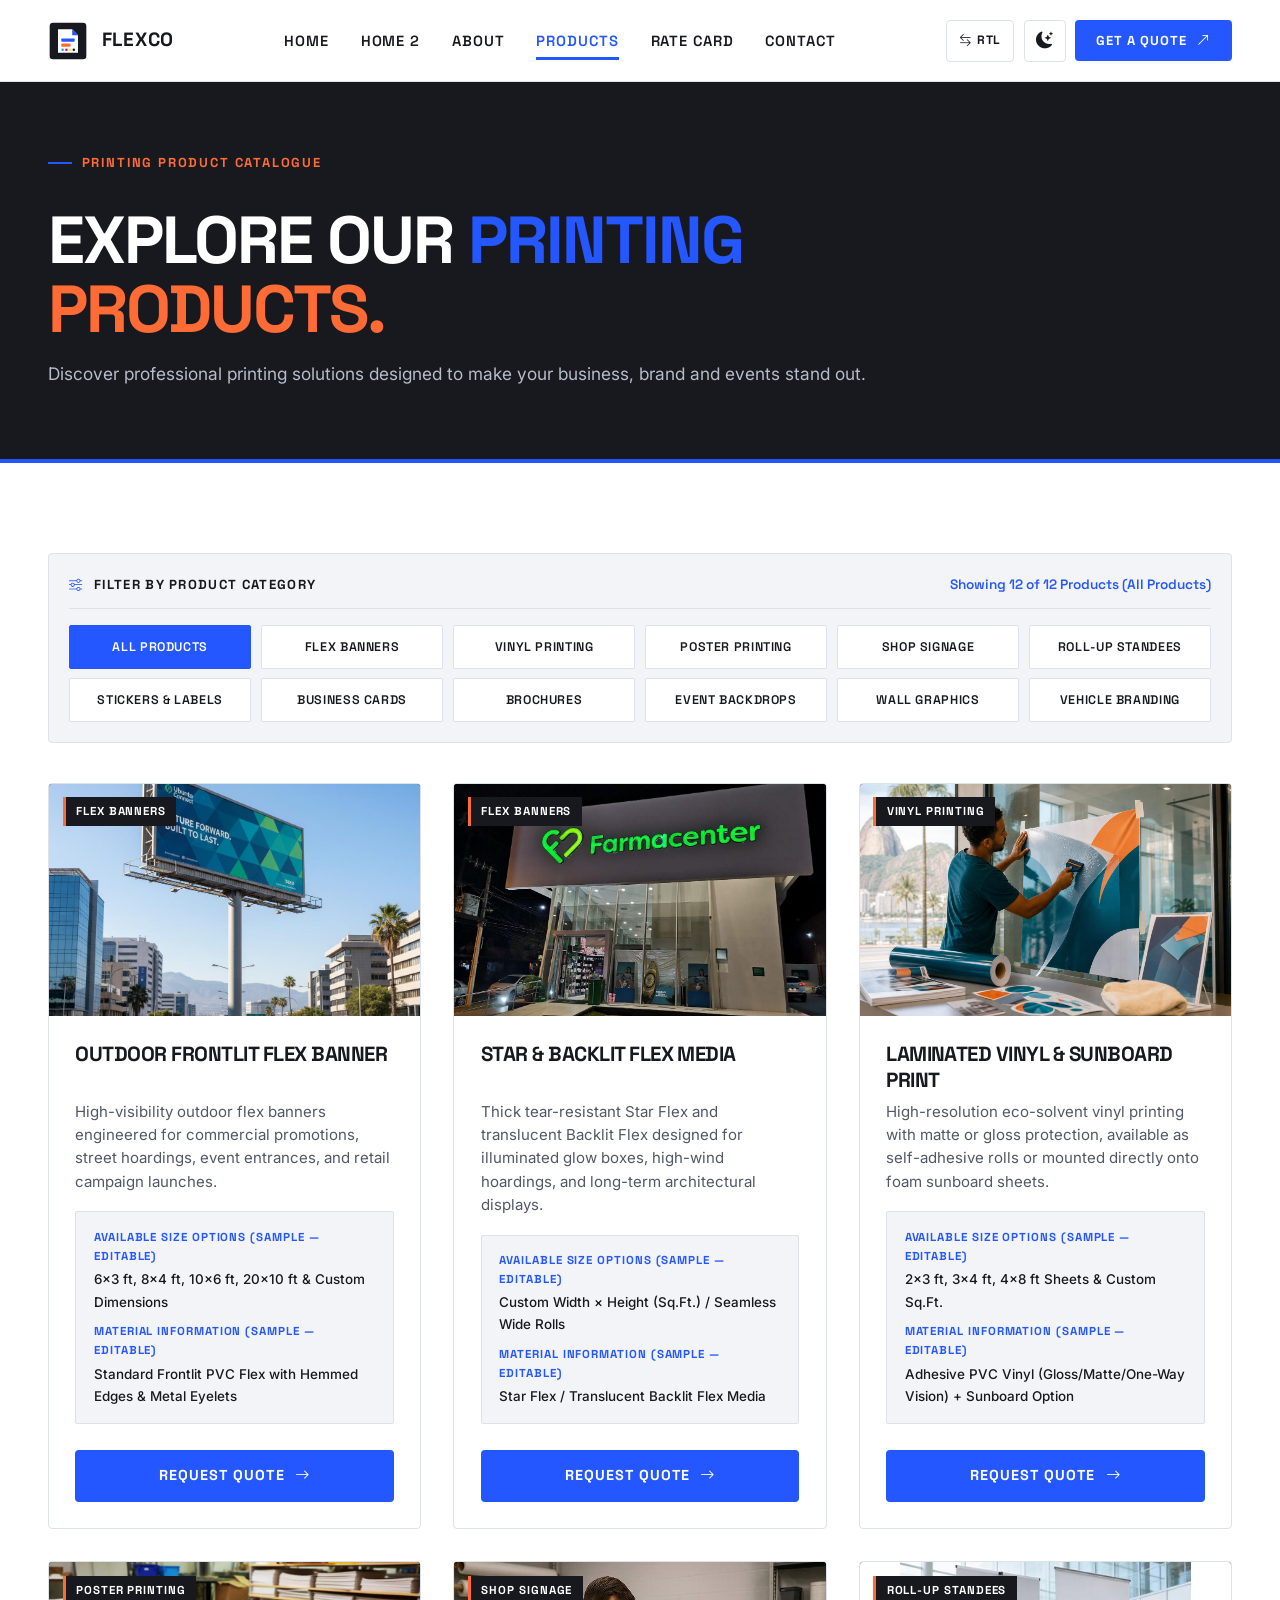
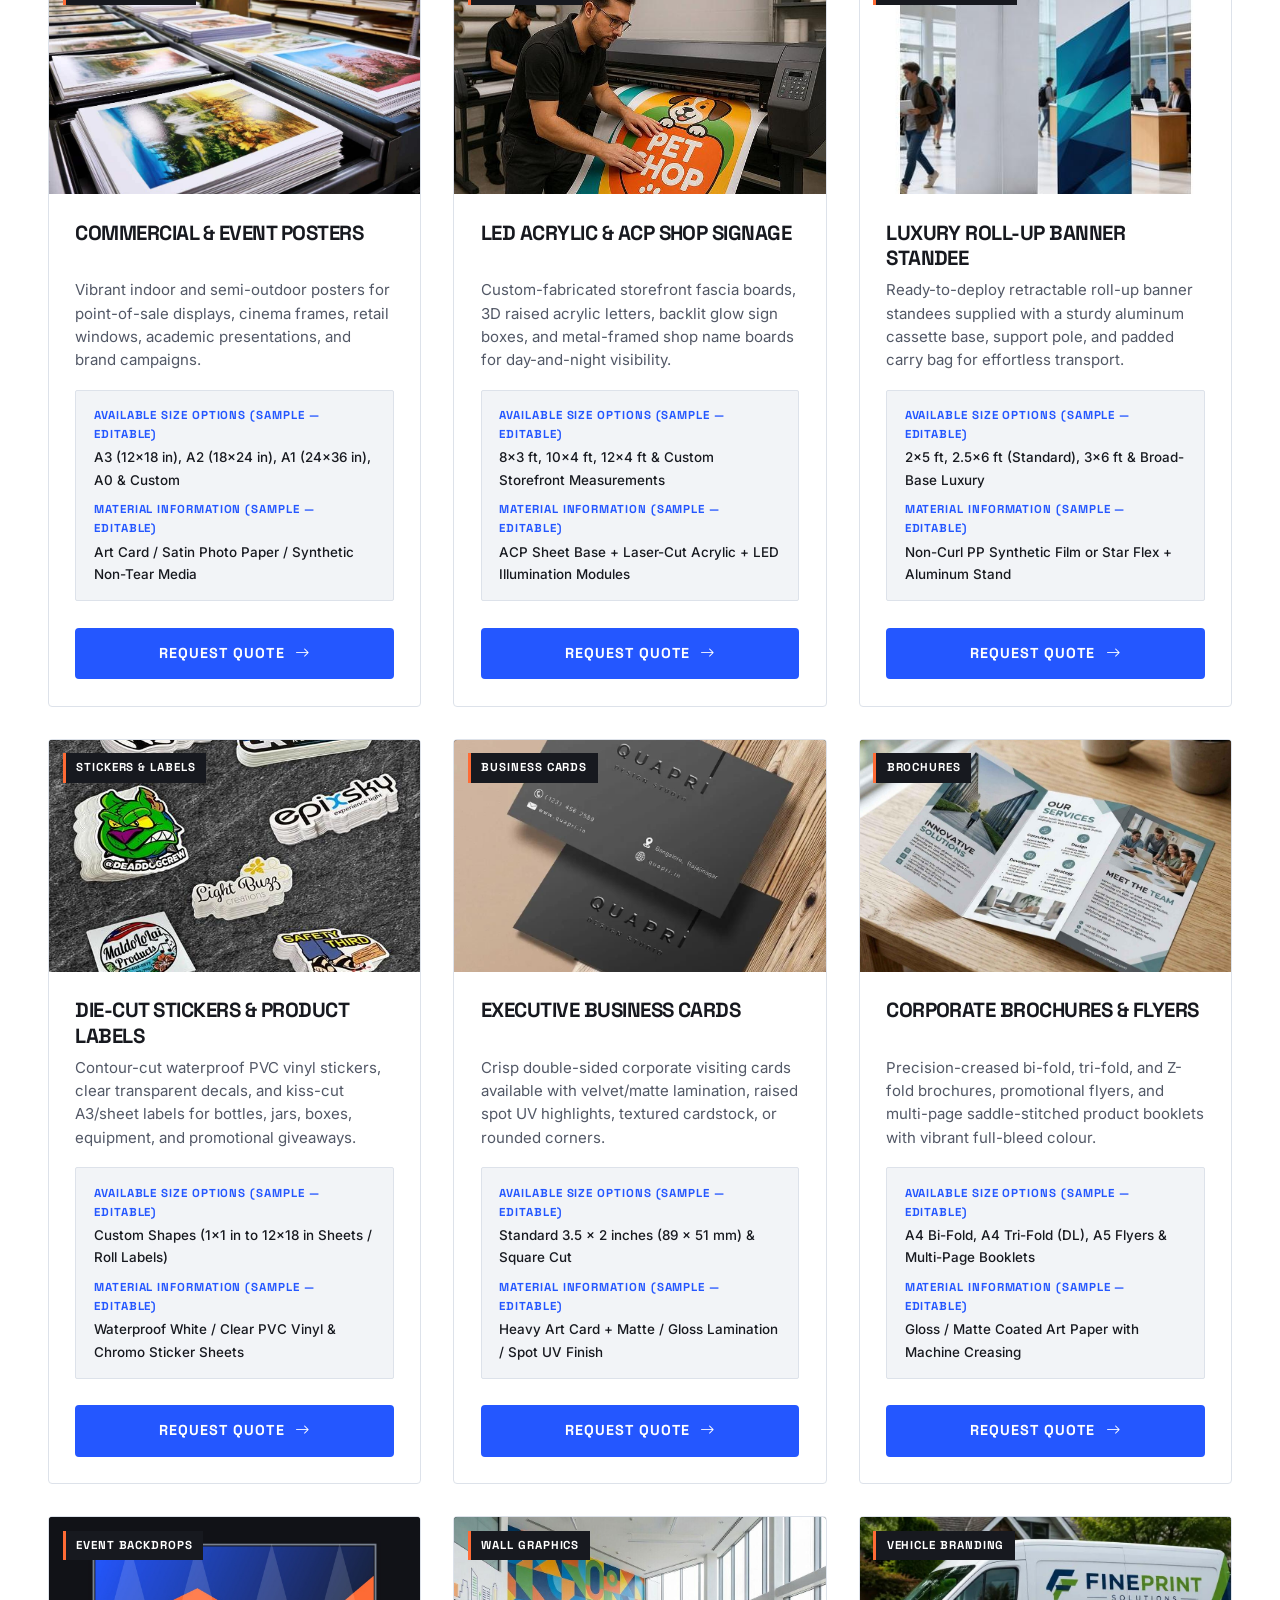
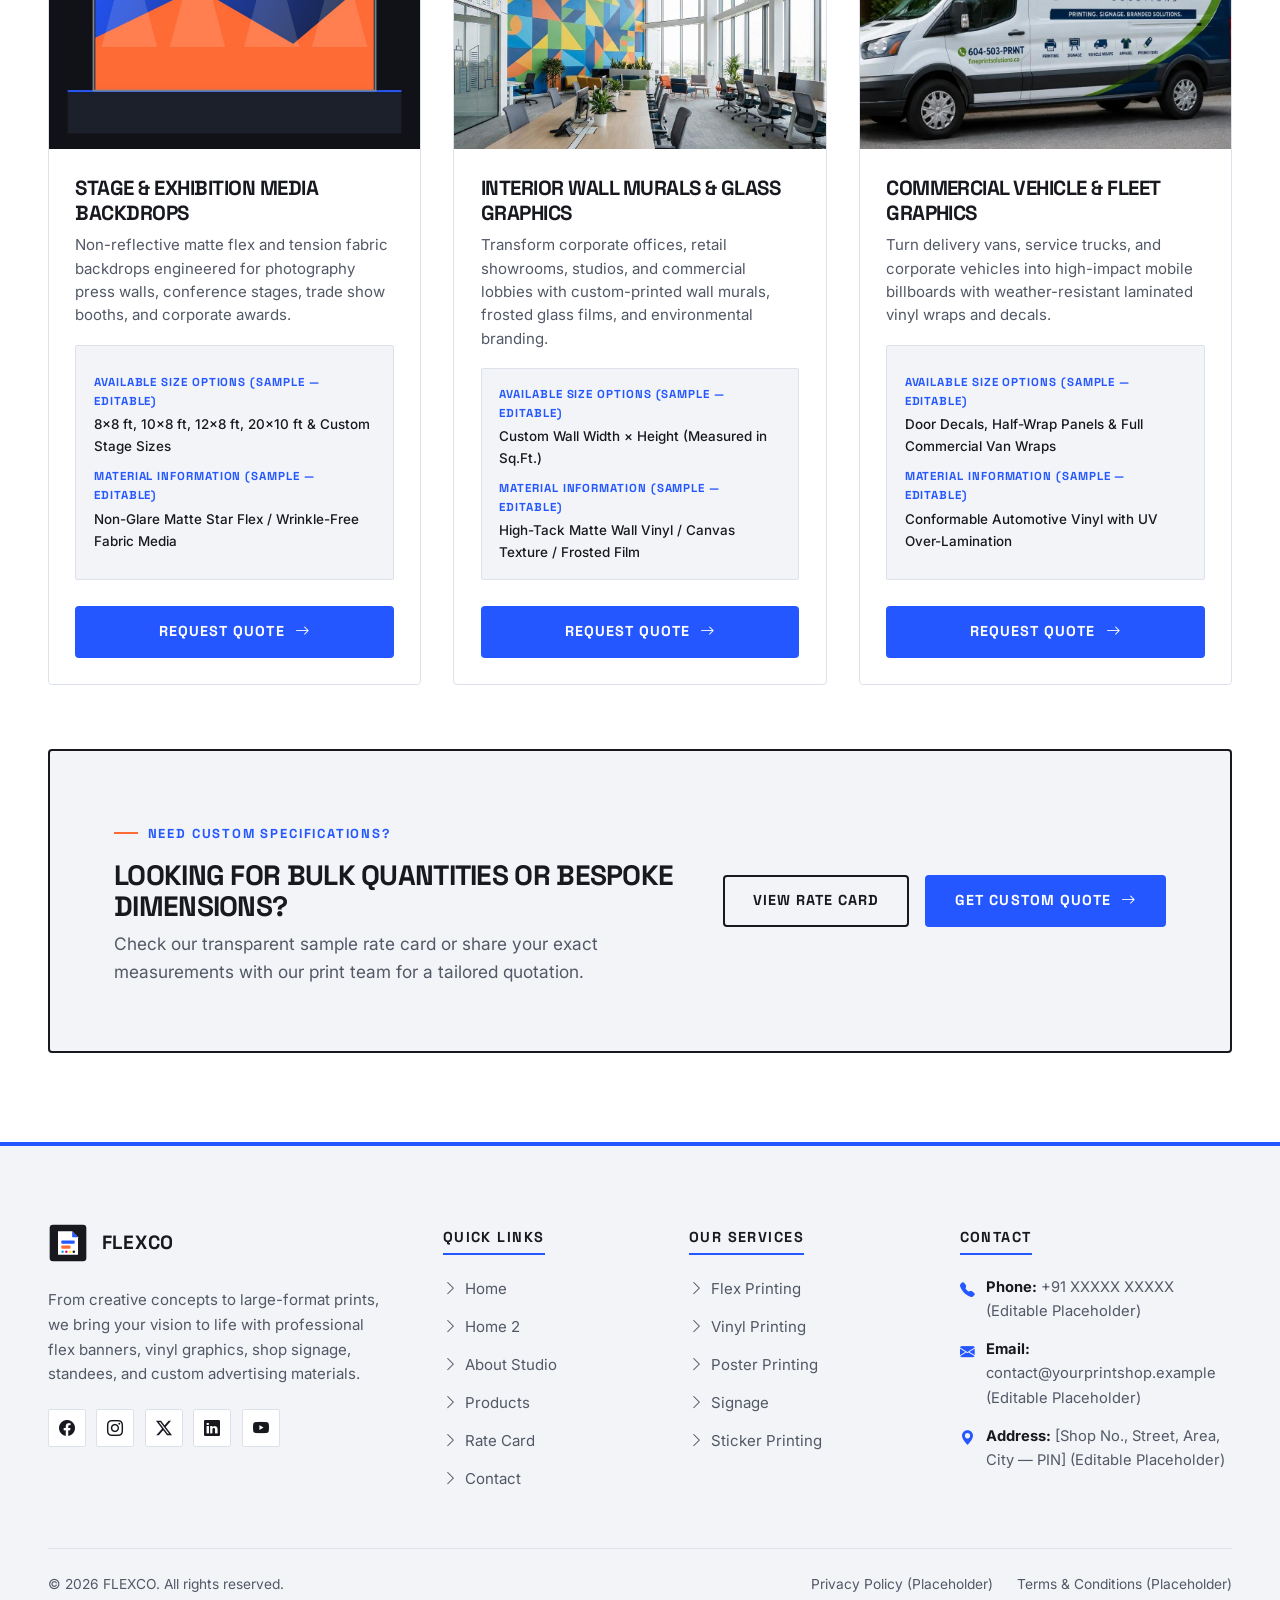
<file: products.html>
<!DOCTYPE html>
<html lang="en">
<head>
  <meta charset="UTF-8">
  <meta name="viewport" content="width=device-width, initial-scale=1.0">
  <title>Printing Products | Flexco</title>
  <meta name="description" content="Explore our complete printing catalogue: Flex Banners, Vinyl Printing, Poster Printing, Shop Signage, Roll-up Standees, Stickers &amp; Labels, Business Cards, Brochures, Event Backdrops, Wall Graphics, and Vehicle Branding.">
  <meta property="og:title" content="Printing Products | Flexco">
  <meta property="og:description" content="Discover professional printing solutions designed to make your business, brand and events stand out.">
  <meta property="og:type" content="website">
  <meta property="og:image" content="assets/images/flex-banner.webp">

  <!-- Favicon -->
  <link rel="icon" type="image/svg+xml" href="assets/images/favicon.svg">

  <!-- Google Fonts: Space Grotesk & Inter -->
  <link rel="preconnect" href="https://fonts.googleapis.com">
  <link rel="preconnect" href="https://fonts.gstatic.com" crossorigin>
  <link href="https://fonts.googleapis.com/css2?family=Inter:wght@400;500;600;700&amp;family=Space+Grotesk:wght@500;600;700&amp;display=swap" rel="stylesheet">

  <!-- Bootstrap Icons CDN -->
  <link rel="stylesheet" href="https://cdn.jsdelivr.net/npm/bootstrap-icons@1.11.3/font/bootstrap-icons.min.css">

  <!-- Main Stylesheet -->
  <link rel="stylesheet" href="assets/css/style.css">
</head>
<body>
  <a href="#main-content" class="skip-link">Skip to main content</a>

  <!-- ========================================================================
       GLOBAL STICKY NAVIGATION BAR
       ======================================================================== -->
  <header class="site-header" id="siteHeader">
    <div class="container navbar">
      <a href="index.html" class="brand-logo" aria-label="Flexco Home">
        <svg class="brand-logo__mark" viewBox="0 0 48 48" fill="none" xmlns="http://www.w3.org/2000/svg" aria-hidden="true">
          <rect x="2" y="2" width="44" height="44" rx="4" fill="#17191F"/>
          <path d="M12 10H29L36 17V38H12V10Z" fill="#FFFFFF"/>
          <path d="M29 10V17H36L29 10Z" fill="#2457FF"/>
          <rect x="16" y="21" width="16" height="4" rx="1" fill="#2457FF"/>
          <rect x="16" y="27" width="11" height="4" rx="1" fill="#FF6B35"/>
          <circle cx="17.5" cy="34.5" r="1.5" fill="#00ADEF"/>
          <circle cx="22" cy="34.5" r="1.5" fill="#EC008C"/>
          <circle cx="26.5" cy="34.5" r="1.5" fill="#FFF200"/>
          <circle cx="31" cy="34.5" r="1.5" fill="#17191F"/>
        </svg>
        <div class="brand-logo__text">
          <span class="brand-logo__title">FLEXCO</span>
        </div>
      </a>

      <nav class="nav-menu" id="navMenu" aria-label="Primary Navigation">
        <ul class="nav-links">
          <li><a href="index.html" class="nav-link">Home</a></li>
          <li><a href="home-2.html" class="nav-link">Home 2</a></li>
          <li><a href="about.html" class="nav-link">About</a></li>
          <li><a href="products.html" class="nav-link is-active" aria-current="page">Products</a></li>
          <li><a href="rate-card.html" class="nav-link">Rate Card</a></li>
          <li><a href="contact.html" class="nav-link">Contact</a></li>
        </ul>
        <a href="contact.html#enquiry-form" class="btn btn--primary nav-cta-mobile">
          <span>Get a Quote</span>
          <i class="bi bi-arrow-up-right" aria-hidden="true"></i>
        </a>
      </nav>

      <div class="nav-actions">
        <button type="button" class="nav-util-btn nav-util-btn--rtl" id="rtlToggle" aria-pressed="false" aria-label="Toggle Right-to-Left layout" title="Toggle RTL / LTR">
          <i class="bi bi-arrow-left-right" aria-hidden="true"></i>
          <span class="nav-util-btn__label">RTL</span>
        </button>
        <button type="button" class="nav-util-btn nav-util-btn--theme" id="themeToggle" aria-pressed="false" aria-label="Toggle dark and light theme" title="Toggle Theme">
          <i class="bi bi-moon-stars-fill" aria-hidden="true"></i>
        </button>
        <a href="contact.html#enquiry-form" class="btn btn--primary btn--sm nav-cta-desktop">
          <span>Get a Quote</span>
          <i class="bi bi-arrow-up-right" aria-hidden="true"></i>
        </a>
        <button type="button" class="nav-toggle" id="navToggle" aria-expanded="false" aria-controls="navMenu" aria-label="Toggle navigation menu">
          <i class="bi bi-list" aria-hidden="true"></i>
        </button>
      </div>
    </div>
  </header>

  <main id="main-content">
    <!-- ======================================================================
         PRODUCTS PAGE HERO
         ====================================================================== -->
    <section class="page-hero" aria-labelledby="products-page-heading">
      <div class="container">
        <div class="page-hero__inner reveal-on-scroll">
          <span class="eyebrow eyebrow--on-dark">PRINTING PRODUCT CATALOGUE</span>
          <h1 id="products-page-heading" class="display-xl">
            EXPLORE OUR <span class="text-highlight-blue">PRINTING</span> <span class="text-highlight-orange">PRODUCTS.</span>
          </h1>
          <p class="lead-text lead-text--on-dark">
            Discover professional printing solutions designed to make your business, brand and events stand out.
          </p>
        </div>
      </div>
    </section>

    <!-- ======================================================================
         PRODUCT CATEGORY FILTERS & CATALOGUE GRID
         ====================================================================== -->
    <section class="section section--white" aria-label="Printing Products Catalogue">
      <div class="container">
        <!-- Category Filter Toolbar -->
        <div class="filter-toolbar reveal-on-scroll" role="region" aria-label="Product Category Filters">
          <div class="filter-toolbar__header">
            <span class="filter-toolbar__label">
              <i class="bi bi-sliders" style="color:var(--color-primary);margin-right:0.4rem;" aria-hidden="true"></i>
              Filter By Product Category
            </span>
            <span class="filter-toolbar__count" id="filterCount" aria-live="polite">
              Showing 12 of 12 Products (All Products)
            </span>
          </div>
          <div class="filter-pills" role="group" aria-label="Select a printing product category">
            <button type="button" class="filter-btn is-active" data-filter="all" aria-pressed="true">All Products</button>
            <button type="button" class="filter-btn" data-filter="flex-banners" aria-pressed="false">Flex Banners</button>
            <button type="button" class="filter-btn" data-filter="vinyl-printing" aria-pressed="false">Vinyl Printing</button>
            <button type="button" class="filter-btn" data-filter="poster-printing" aria-pressed="false">Poster Printing</button>
            <button type="button" class="filter-btn" data-filter="shop-signage" aria-pressed="false">Shop Signage</button>
            <button type="button" class="filter-btn" data-filter="rollup-standees" aria-pressed="false">Roll-up Standees</button>
            <button type="button" class="filter-btn" data-filter="stickers-labels" aria-pressed="false">Stickers &amp; Labels</button>
            <button type="button" class="filter-btn" data-filter="business-cards" aria-pressed="false">Business Cards</button>
            <button type="button" class="filter-btn" data-filter="brochures" aria-pressed="false">Brochures</button>
            <button type="button" class="filter-btn" data-filter="event-backdrops" aria-pressed="false">Event Backdrops</button>
            <button type="button" class="filter-btn" data-filter="wall-graphics" aria-pressed="false">Wall Graphics</button>
            <button type="button" class="filter-btn" data-filter="vehicle-branding" aria-pressed="false">Vehicle Branding</button>
          </div>
        </div>

        <!-- 12 Product Items Grid -->
        <div class="products-grid" id="productsGrid">
          <!-- Product 1: Outdoor Frontlit Flex Banner (flex-banners) -->
          <article class="product-card" data-category="flex-banners">
            <div class="product-card__media">
              <span class="product-card__badge">Flex Banners</span>
              <img
                src="assets/images/image copy 5.png"
                alt="Outdoor Frontlit Flex Banner mounted on an advertising frame"
                class="product-card__img"
                width="600"
                height="375"
                loading="lazy"
              >
            </div>
            <div class="product-card__body">
              <div>
                <h2 class="product-card__title">Outdoor Frontlit Flex Banner</h2>
                <p class="product-card__desc">
                  High-visibility outdoor flex banners engineered for commercial promotions, street hoardings, event entrances, and retail campaign launches.
                </p>
              </div>
              <div class="product-card__specs">
                <div class="product-card__spec-row">
                  <span class="product-card__spec-label">Available Size Options (Sample — Editable)</span>
                  <span class="product-card__spec-val">6×3 ft, 8×4 ft, 10×6 ft, 20×10 ft &amp; Custom Dimensions</span>
                </div>
                <div class="product-card__spec-row">
                  <span class="product-card__spec-label">Material Information (Sample — Editable)</span>
                  <span class="product-card__spec-val">Standard Frontlit PVC Flex with Hemmed Edges &amp; Metal Eyelets</span>
                </div>
              </div>
              <div class="product-card__actions">
                <a
                  href="contact.html?category=flex-banners&amp;product=Outdoor%20Frontlit%20Flex%20Banner&amp;size=8%20ft%20x%204%20ft&amp;material=Standard%20Frontlit%20Flex#enquiry-form"
                  class="btn btn--primary btn--block"
                >
                  <span>Request Quote</span>
                  <i class="bi bi-arrow-right" aria-hidden="true"></i>
                </a>
              </div>
            </div>
          </article>

          <!-- Product 2: Heavy-Duty Star & Backlit Flex Banner (flex-banners) -->
          <article class="product-card" data-category="flex-banners">
            <div class="product-card__media">
              <span class="product-card__badge">Flex Banners</span>
              <img
                src="assets/images/image copy 26.png"
                alt="Heavy-Duty Star and Backlit Flex Banner being printed on a wide-format machine"
                class="product-card__img"
                width="600"
                height="375"
                loading="lazy"
              >
            </div>
            <div class="product-card__body">
              <div>
                <h2 class="product-card__title">Star &amp; Backlit Flex Media</h2>
                <p class="product-card__desc">
                  Thick tear-resistant Star Flex and translucent Backlit Flex designed for illuminated glow boxes, high-wind hoardings, and long-term architectural displays.
                </p>
              </div>
              <div class="product-card__specs">
                <div class="product-card__spec-row">
                  <span class="product-card__spec-label">Available Size Options (Sample — Editable)</span>
                  <span class="product-card__spec-val">Custom Width × Height (Sq.Ft.) / Seamless Wide Rolls</span>
                </div>
                <div class="product-card__spec-row">
                  <span class="product-card__spec-label">Material Information (Sample — Editable)</span>
                  <span class="product-card__spec-val">Star Flex / Translucent Backlit Flex Media</span>
                </div>
              </div>
              <div class="product-card__actions">
                <a
                  href="contact.html?category=flex-banners&amp;product=Star%20%26%20Backlit%20Flex%20Media&amp;size=10%20ft%20x%205%20ft&amp;material=Heavy-Duty%20Star%20Flex#enquiry-form"
                  class="btn btn--primary btn--block"
                >
                  <span>Request Quote</span>
                  <i class="bi bi-arrow-right" aria-hidden="true"></i>
                </a>
              </div>
            </div>
          </article>

          <!-- Product 3: Self-Adhesive Vinyl & Sunboard Print (vinyl-printing) -->
          <article class="product-card" data-category="vinyl-printing">
            <div class="product-card__media">
              <span class="product-card__badge">Vinyl Printing</span>
              <img
                src="assets/images/image copy 6.png"
                alt="Glossy self-adhesive vinyl print mounted onto a smooth board"
                class="product-card__img"
                width="600"
                height="375"
                loading="lazy"
              >
            </div>
            <div class="product-card__body">
              <div>
                <h2 class="product-card__title">Laminated Vinyl &amp; Sunboard Print</h2>
                <p class="product-card__desc">
                  High-resolution eco-solvent vinyl printing with matte or gloss protection, available as self-adhesive rolls or mounted directly onto foam sunboard sheets.
                </p>
              </div>
              <div class="product-card__specs">
                <div class="product-card__spec-row">
                  <span class="product-card__spec-label">Available Size Options (Sample — Editable)</span>
                  <span class="product-card__spec-val">2×3 ft, 3×4 ft, 4×8 ft Sheets &amp; Custom Sq.Ft.</span>
                </div>
                <div class="product-card__spec-row">
                  <span class="product-card__spec-label">Material Information (Sample — Editable)</span>
                  <span class="product-card__spec-val">Adhesive PVC Vinyl (Gloss/Matte/One-Way Vision) + Sunboard Option</span>
                </div>
              </div>
              <div class="product-card__actions">
                <a
                  href="contact.html?category=vinyl-printing&amp;product=Laminated%20Vinyl%20%26%20Sunboard%20Print&amp;size=4%20ft%20x%203%20ft&amp;material=Adhesive%20Vinyl%20with%20Matte%20Lamination#enquiry-form"
                  class="btn btn--primary btn--block"
                >
                  <span>Request Quote</span>
                  <i class="bi bi-arrow-right" aria-hidden="true"></i>
                </a>
              </div>
            </div>
          </article>

          <!-- Product 4: High-Definition Promotional Posters (poster-printing) -->
          <article class="product-card" data-category="poster-printing">
            <div class="product-card__media">
              <span class="product-card__badge">Poster Printing</span>
              <img
                src="assets/images/image copy 7.png"
                alt="High-definition commercial posters laid out on a precision trimmer table"
                class="product-card__img"
                width="600"
                height="375"
                loading="lazy"
              >
            </div>
            <div class="product-card__body">
              <div>
                <h2 class="product-card__title">Commercial &amp; Event Posters</h2>
                <p class="product-card__desc">
                  Vibrant indoor and semi-outdoor posters for point-of-sale displays, cinema frames, retail windows, academic presentations, and brand campaigns.
                </p>
              </div>
              <div class="product-card__specs">
                <div class="product-card__spec-row">
                  <span class="product-card__spec-label">Available Size Options (Sample — Editable)</span>
                  <span class="product-card__spec-val">A3 (12×18 in), A2 (18×24 in), A1 (24×36 in), A0 &amp; Custom</span>
                </div>
                <div class="product-card__spec-row">
                  <span class="product-card__spec-label">Material Information (Sample — Editable)</span>
                  <span class="product-card__spec-val">Art Card / Satin Photo Paper / Synthetic Non-Tear Media</span>
                </div>
              </div>
              <div class="product-card__actions">
                <a
                  href="contact.html?category=poster-printing&amp;product=Commercial%20%26%20Event%20Posters&amp;size=A2%20(18%20x%2024%20inches)&amp;material=Satin%20Photo%20Poster%20Paper#enquiry-form"
                  class="btn btn--primary btn--block"
                >
                  <span>Request Quote</span>
                  <i class="bi bi-arrow-right" aria-hidden="true"></i>
                </a>
              </div>
            </div>
          </article>

          <!-- Product 5: Illuminated LED & ACP Shop Signage (shop-signage) -->
          <article class="product-card" data-category="shop-signage">
            <div class="product-card__media">
              <span class="product-card__badge">Shop Signage</span>
              <img
                src="assets/images/image copy 14.png"
                alt="Illuminated LED 3D acrylic storefront sign board on a dark commercial facade"
                class="product-card__img"
                width="600"
                height="375"
                loading="lazy"
              >
            </div>
            <div class="product-card__body">
              <div>
                <h2 class="product-card__title">LED Acrylic &amp; ACP Shop Signage</h2>
                <p class="product-card__desc">
                  Custom-fabricated storefront fascia boards, 3D raised acrylic letters, backlit glow sign boxes, and metal-framed shop name boards for day-and-night visibility.
                </p>
              </div>
              <div class="product-card__specs">
                <div class="product-card__spec-row">
                  <span class="product-card__spec-label">Available Size Options (Sample — Editable)</span>
                  <span class="product-card__spec-val">8×3 ft, 10×4 ft, 12×4 ft &amp; Custom Storefront Measurements</span>
                </div>
                <div class="product-card__spec-row">
                  <span class="product-card__spec-label">Material Information (Sample — Editable)</span>
                  <span class="product-card__spec-val">ACP Sheet Base + Laser-Cut Acrylic + LED Illumination Modules</span>
                </div>
              </div>
              <div class="product-card__actions">
                <a
                  href="contact.html?category=shop-signage&amp;product=LED%20Acrylic%20%26%20ACP%20Shop%20Signage&amp;size=10%20ft%20x%204%20ft&amp;material=ACP%20Board%20with%203D%20LED%20Acrylic#enquiry-form"
                  class="btn btn--primary btn--block"
                >
                  <span>Request Quote</span>
                  <i class="bi bi-arrow-right" aria-hidden="true"></i>
                </a>
              </div>
            </div>
          </article>

          <!-- Product 6: Retractable Aluminum Roll-up Standee (rollup-standees) -->
          <article class="product-card" data-category="rollup-standees">
            <div class="product-card__media">
              <span class="product-card__badge">Roll-up Standees</span>
              <img
                src="assets/images/image copy 8.png"
                alt="Retractable aluminum roll-up banner standees in a corporate exhibition hall"
                class="product-card__img"
                width="600"
                height="375"
                loading="lazy"
              >
            </div>
            <div class="product-card__body">
              <div>
                <h2 class="product-card__title">Luxury Roll-up Banner Standee</h2>
                <p class="product-card__desc">
                  Ready-to-deploy retractable roll-up banner standees supplied with a sturdy aluminum cassette base, support pole, and padded carry bag for effortless transport.
                </p>
              </div>
              <div class="product-card__specs">
                <div class="product-card__spec-row">
                  <span class="product-card__spec-label">Available Size Options (Sample — Editable)</span>
                  <span class="product-card__spec-val">2×5 ft, 2.5×6 ft (Standard), 3×6 ft &amp; Broad-Base Luxury</span>
                </div>
                <div class="product-card__spec-row">
                  <span class="product-card__spec-label">Material Information (Sample — Editable)</span>
                  <span class="product-card__spec-val">Non-Curl PP Synthetic Film or Star Flex + Aluminum Stand</span>
                </div>
              </div>
              <div class="product-card__actions">
                <a
                  href="contact.html?category=rollup-standees&amp;product=Luxury%20Roll-up%20Banner%20Standee&amp;size=2.5%20ft%20x%206%20ft&amp;material=Non-Curl%20PP%20Media%20with%20Aluminum%20Stand#enquiry-form"
                  class="btn btn--primary btn--block"
                >
                  <span>Request Quote</span>
                  <i class="bi bi-arrow-right" aria-hidden="true"></i>
                </a>
              </div>
            </div>
          </article>

          <!-- Product 7: Custom Die-Cut Stickers & Packaging Labels (stickers-labels) -->
          <article class="product-card" data-category="stickers-labels">
            <div class="product-card__media">
              <span class="product-card__badge">Stickers &amp; Labels</span>
              <img
                src="assets/images/image copy 9.png"
                alt="Die-cut waterproof vinyl stickers and product label sheets"
                class="product-card__img"
                width="600"
                height="375"
                loading="lazy"
              >
            </div>
            <div class="product-card__body">
              <div>
                <h2 class="product-card__title">Die-Cut Stickers &amp; Product Labels</h2>
                <p class="product-card__desc">
                  Contour-cut waterproof PVC vinyl stickers, clear transparent decals, and kiss-cut A3/sheet labels for bottles, jars, boxes, equipment, and promotional giveaways.
                </p>
              </div>
              <div class="product-card__specs">
                <div class="product-card__spec-row">
                  <span class="product-card__spec-label">Available Size Options (Sample — Editable)</span>
                  <span class="product-card__spec-val">Custom Shapes (1×1 in to 12×18 in Sheets / Roll Labels)</span>
                </div>
                <div class="product-card__spec-row">
                  <span class="product-card__spec-label">Material Information (Sample — Editable)</span>
                  <span class="product-card__spec-val">Waterproof White / Clear PVC Vinyl &amp; Chromo Sticker Sheets</span>
                </div>
              </div>
              <div class="product-card__actions">
                <a
                  href="contact.html?category=stickers-labels&amp;product=Die-Cut%20Stickers%20%26%20Product%20Labels&amp;size=12%20x%2018%20inch%20Kiss-Cut%20Sheets&amp;material=Waterproof%20PVC%20Vinyl%20Sticker#enquiry-form"
                  class="btn btn--primary btn--block"
                >
                  <span>Request Quote</span>
                  <i class="bi bi-arrow-right" aria-hidden="true"></i>
                </a>
              </div>
            </div>
          </article>

          <!-- Product 8: Executive Matte & Spot-UV Business Cards (business-cards) -->
          <article class="product-card" data-category="business-cards">
            <div class="product-card__media">
              <span class="product-card__badge">Business Cards</span>
              <img
                src="assets/images/image copy 10.png"
                alt="Stacked matte-laminated business cards with spot UV geometric detailing"
                class="product-card__img"
                width="600"
                height="375"
                loading="lazy"
              >
            </div>
            <div class="product-card__body">
              <div>
                <h2 class="product-card__title">Executive Business Cards</h2>
                <p class="product-card__desc">
                  Crisp double-sided corporate visiting cards available with velvet/matte lamination, raised spot UV highlights, textured cardstock, or rounded corners.
                </p>
              </div>
              <div class="product-card__specs">
                <div class="product-card__spec-row">
                  <span class="product-card__spec-label">Available Size Options (Sample — Editable)</span>
                  <span class="product-card__spec-val">Standard 3.5 × 2 inches (89 × 51 mm) &amp; Square Cut</span>
                </div>
                <div class="product-card__spec-row">
                  <span class="product-card__spec-label">Material Information (Sample — Editable)</span>
                  <span class="product-card__spec-val">Heavy Art Card + Matte / Gloss Lamination / Spot UV Finish</span>
                </div>
              </div>
              <div class="product-card__actions">
                <a
                  href="contact.html?category=business-cards&amp;product=Executive%20Business%20Cards&amp;size=Standard%203.5%20x%202%20inches&amp;material=Matte%20Laminated%20Art%20Card%20with%20Spot%20UV#enquiry-form"
                  class="btn btn--primary btn--block"
                >
                  <span>Request Quote</span>
                  <i class="bi bi-arrow-right" aria-hidden="true"></i>
                </a>
              </div>
            </div>
          </article>

          <!-- Product 9: Corporate Tri-Fold Brochures & Catalogues (brochures) -->
          <article class="product-card" data-category="brochures">
            <div class="product-card__media">
              <span class="product-card__badge">Brochures</span>
              <img
                src="assets/images/image copy 11.png"
                alt="Printed tri-fold brochures and company catalogues on a studio table"
                class="product-card__img"
                width="600"
                height="375"
                loading="lazy"
              >
            </div>
            <div class="product-card__body">
              <div>
                <h2 class="product-card__title">Corporate Brochures &amp; Flyers</h2>
                <p class="product-card__desc">
                  Precision-creased bi-fold, tri-fold, and Z-fold brochures, promotional flyers, and multi-page saddle-stitched product booklets with vibrant full-bleed colour.
                </p>
              </div>
              <div class="product-card__specs">
                <div class="product-card__spec-row">
                  <span class="product-card__spec-label">Available Size Options (Sample — Editable)</span>
                  <span class="product-card__spec-val">A4 Bi-Fold, A4 Tri-Fold (DL), A5 Flyers &amp; Multi-Page Booklets</span>
                </div>
                <div class="product-card__spec-row">
                  <span class="product-card__spec-label">Material Information (Sample — Editable)</span>
                  <span class="product-card__spec-val">Gloss / Matte Coated Art Paper with Machine Creasing</span>
                </div>
              </div>
              <div class="product-card__actions">
                <a
                  href="contact.html?category=brochures&amp;product=Corporate%20Brochures%20%26%20Flyers&amp;size=A4%20Tri-Fold%20Brochure&amp;material=Coated%20Art%20Paper%20with%20Matte%20Finish#enquiry-form"
                  class="btn btn--primary btn--block"
                >
                  <span>Request Quote</span>
                  <i class="bi bi-arrow-right" aria-hidden="true"></i>
                </a>
              </div>
            </div>
          </article>

          <!-- Product 10: Seamless Stage & Event Backdrops (event-backdrops) -->
          <article class="product-card" data-category="event-backdrops">
            <div class="product-card__media">
              <span class="product-card__badge">Event Backdrops</span>
              <img
                src="assets/images/event-backdrop.webp"
                alt="Large seamless stage backdrop and media wall in an exhibition hall"
                class="product-card__img"
                width="600"
                height="375"
                loading="lazy"
              >
            </div>
            <div class="product-card__body">
              <div>
                <h2 class="product-card__title">Stage &amp; Exhibition Media Backdrops</h2>
                <p class="product-card__desc">
                  Non-reflective matte flex and tension fabric backdrops engineered for photography press walls, conference stages, trade show booths, and corporate awards.
                </p>
              </div>
              <div class="product-card__specs">
                <div class="product-card__spec-row">
                  <span class="product-card__spec-label">Available Size Options (Sample — Editable)</span>
                  <span class="product-card__spec-val">8×8 ft, 10×8 ft, 12×8 ft, 20×10 ft &amp; Custom Stage Sizes</span>
                </div>
                <div class="product-card__spec-row">
                  <span class="product-card__spec-label">Material Information (Sample — Editable)</span>
                  <span class="product-card__spec-val">Non-Glare Matte Star Flex / Wrinkle-Free Fabric Media</span>
                </div>
              </div>
              <div class="product-card__actions">
                <a
                  href="contact.html?category=event-backdrops&amp;product=Stage%20%26%20Exhibition%20Media%20Backdrops&amp;size=12%20ft%20x%208%20ft&amp;material=Non-Glare%20Matte%20Star%20Flex#enquiry-form"
                  class="btn btn--primary btn--block"
                >
                  <span>Request Quote</span>
                  <i class="bi bi-arrow-right" aria-hidden="true"></i>
                </a>
              </div>
            </div>
          </article>

          <!-- Product 11: Custom Interior Wall Graphics & Glass Murals (wall-graphics) -->
          <article class="product-card" data-category="wall-graphics">
            <div class="product-card__media">
              <span class="product-card__badge">Wall Graphics</span>
              <img
                src="assets/images/image copy 12.png"
                alt="Custom printed interior office wall graphic mural in blue and orange"
                class="product-card__img"
                width="600"
                height="375"
                loading="lazy"
              >
            </div>
            <div class="product-card__body">
              <div>
                <h2 class="product-card__title">Interior Wall Murals &amp; Glass Graphics</h2>
                <p class="product-card__desc">
                  Transform corporate offices, retail showrooms, studios, and commercial lobbies with custom-printed wall murals, frosted glass films, and environmental branding.
                </p>
              </div>
              <div class="product-card__specs">
                <div class="product-card__spec-row">
                  <span class="product-card__spec-label">Available Size Options (Sample — Editable)</span>
                  <span class="product-card__spec-val">Custom Wall Width × Height (Measured in Sq.Ft.)</span>
                </div>
                <div class="product-card__spec-row">
                  <span class="product-card__spec-label">Material Information (Sample — Editable)</span>
                  <span class="product-card__spec-val">High-Tack Matte Wall Vinyl / Canvas Texture / Frosted Film</span>
                </div>
              </div>
              <div class="product-card__actions">
                <a
                  href="contact.html?category=wall-graphics&amp;product=Interior%20Wall%20Murals%20%26%20Glass%20Graphics&amp;size=12%20ft%20x%209%20ft%20Wall&amp;material=High-Tack%20Matte%20Laminated%20Wall%20Vinyl#enquiry-form"
                  class="btn btn--primary btn--block"
                >
                  <span>Request Quote</span>
                  <i class="bi bi-arrow-right" aria-hidden="true"></i>
                </a>
              </div>
            </div>
          </article>

          <!-- Product 12: Commercial Vehicle & Fleet Branding Graphics (vehicle-branding) -->
          <article class="product-card" data-category="vehicle-branding">
            <div class="product-card__media">
              <span class="product-card__badge">Vehicle Branding</span>
              <img
                src="assets/images/image copy 13.png"
                alt="Commercial delivery van receiving a custom printed vinyl vehicle branding wrap"
                class="product-card__img"
                width="600"
                height="375"
                loading="lazy"
              >
            </div>
            <div class="product-card__body">
              <div>
                <h2 class="product-card__title">Commercial Vehicle &amp; Fleet Graphics</h2>
                <p class="product-card__desc">
                  Turn delivery vans, service trucks, and corporate vehicles into high-impact mobile billboards with weather-resistant laminated vinyl wraps and decals.
                </p>
              </div>
              <div class="product-card__specs">
                <div class="product-card__spec-row">
                  <span class="product-card__spec-label">Available Size Options (Sample — Editable)</span>
                  <span class="product-card__spec-val">Door Decals, Half-Wrap Panels &amp; Full Commercial Van Wraps</span>
                </div>
                <div class="product-card__spec-row">
                  <span class="product-card__spec-label">Material Information (Sample — Editable)</span>
                  <span class="product-card__spec-val">Conformable Automotive Vinyl with UV Over-Lamination</span>
                </div>
              </div>
              <div class="product-card__actions">
                <a
                  href="contact.html?category=vehicle-branding&amp;product=Commercial%20Vehicle%20%26%20Fleet%20Graphics&amp;size=Commercial%20Van%20Side%20Panels&amp;material=Automotive%20Grade%20Laminated%20Vinyl#enquiry-form"
                  class="btn btn--primary btn--block"
                >
                  <span>Request Quote</span>
                  <i class="bi bi-arrow-right" aria-hidden="true"></i>
                </a>
              </div>
            </div>
          </article>
        </div>

        <!-- Bottom Custom Requirement Callout -->
        <div class="final-cta-box reveal-on-scroll" style="margin-top:4rem;">
          <div>
            <span class="eyebrow">NEED CUSTOM SPECIFICATIONS?</span>
            <h2 class="section-title" style="font-size:1.75rem;margin-bottom:0.5rem;">
              LOOKING FOR BULK QUANTITIES OR BESPOKE DIMENSIONS?
            </h2>
            <p class="lead-text">
              Check our transparent sample rate card or share your exact measurements with our print team for a tailored quotation.
            </p>
          </div>
          <div class="btn-group">
            <a href="rate-card.html" class="btn btn--outline-dark">
              <span>VIEW RATE CARD</span>
            </a>
            <a href="contact.html#enquiry-form" class="btn btn--primary">
              <span>GET CUSTOM QUOTE</span>
              <i class="bi bi-arrow-right" aria-hidden="true"></i>
            </a>
          </div>
        </div>
      </div>
    </section>
  </main>

  <!-- ========================================================================
       GLOBAL FOOTER
       ======================================================================== -->
  <footer class="site-footer">
    <div class="container">
      <div class="footer-grid">
        <div>
          <a href="index.html" class="brand-logo brand-logo--light" aria-label="Flexco Home">
            <svg class="brand-logo__mark" viewBox="0 0 48 48" fill="none" xmlns="http://www.w3.org/2000/svg" aria-hidden="true">
              <rect x="2" y="2" width="44" height="44" rx="4" fill="#17191F"/>
              <path d="M12 10H29L36 17V38H12V10Z" fill="#FFFFFF"/>
              <path d="M29 10V17H36L29 10Z" fill="#2457FF"/>
              <rect x="16" y="21" width="16" height="4" rx="1" fill="#2457FF"/>
              <rect x="16" y="27" width="11" height="4" rx="1" fill="#FF6B35"/>
              <circle cx="17.5" cy="34.5" r="1.5" fill="#00ADEF"/>
              <circle cx="22" cy="34.5" r="1.5" fill="#EC008C"/>
              <circle cx="26.5" cy="34.5" r="1.5" fill="#FFF200"/>
              <circle cx="31" cy="34.5" r="1.5" fill="#17191F"/>
            </svg>
            <div class="brand-logo__text">
              <span class="brand-logo__title">FLEXCO</span>
            </div>
          </a>
          <p class="footer-brand-desc">
            From creative concepts to large-format prints, we bring your vision to life with professional flex banners, vinyl graphics, shop signage, standees, and custom advertising materials.
          </p>
          <div class="social-links" aria-label="Social Media Links">
            <a href="#" class="social-link" aria-label="Follow us on Facebook" title="Facebook">
              <i class="bi bi-facebook" aria-hidden="true"></i>
            </a>
            <a href="#" class="social-link" aria-label="Follow us on Instagram" title="Instagram">
              <i class="bi bi-instagram" aria-hidden="true"></i>
            </a>
            <a href="#" class="social-link" aria-label="Follow us on X (Twitter)" title="X (Twitter)">
              <i class="bi bi-twitter-x" aria-hidden="true"></i>
            </a>
            <a href="#" class="social-link" aria-label="Connect with us on LinkedIn" title="LinkedIn">
              <i class="bi bi-linkedin" aria-hidden="true"></i>
            </a>
            <a href="#" class="social-link" aria-label="Subscribe on YouTube" title="YouTube">
              <i class="bi bi-youtube" aria-hidden="true"></i>
            </a>
          </div>
        </div>

        <div>
          <h3 class="footer-col__title">Quick Links</h3>
          <ul class="footer-links">
            <li><a href="index.html"><i class="bi bi-chevron-right" aria-hidden="true"></i> Home</a></li>
            <li><a href="home-2.html"><i class="bi bi-chevron-right" aria-hidden="true"></i> Home 2</a></li>
            <li><a href="about.html"><i class="bi bi-chevron-right" aria-hidden="true"></i> About Studio</a></li>
            <li><a href="products.html"><i class="bi bi-chevron-right" aria-hidden="true"></i> Products</a></li>
            <li><a href="rate-card.html"><i class="bi bi-chevron-right" aria-hidden="true"></i> Rate Card</a></li>
            <li><a href="contact.html"><i class="bi bi-chevron-right" aria-hidden="true"></i> Contact</a></li>
          </ul>
        </div>

        <div>
          <h3 class="footer-col__title">Our Services</h3>
          <ul class="footer-links">
            <li><a href="products.html?category=flex-banners"><i class="bi bi-chevron-right" aria-hidden="true"></i> Flex Printing</a></li>
            <li><a href="products.html?category=vinyl-printing"><i class="bi bi-chevron-right" aria-hidden="true"></i> Vinyl Printing</a></li>
            <li><a href="products.html?category=poster-printing"><i class="bi bi-chevron-right" aria-hidden="true"></i> Poster Printing</a></li>
            <li><a href="products.html?category=shop-signage"><i class="bi bi-chevron-right" aria-hidden="true"></i> Signage</a></li>
            <li><a href="products.html?category=stickers-labels"><i class="bi bi-chevron-right" aria-hidden="true"></i> Sticker Printing</a></li>
          </ul>
        </div>

        <div>
          <h3 class="footer-col__title">Contact</h3>
          <ul class="footer-contact-list">
            <li>
              <i class="bi bi-telephone-fill" aria-hidden="true"></i>
              <span><strong>Phone:</strong> +91 XXXXX XXXXX (Editable Placeholder)</span>
            </li>
            <li>
              <i class="bi bi-envelope-fill" aria-hidden="true"></i>
              <span><strong>Email:</strong> contact@yourprintshop.example (Editable Placeholder)</span>
            </li>
            <li>
              <i class="bi bi-geo-alt-fill" aria-hidden="true"></i>
              <span><strong>Address:</strong> [Shop No., Street, Area, City — PIN] (Editable Placeholder)</span>
            </li>
          </ul>
        </div>
      </div>

      <div class="footer-bottom">
        <p>&copy; 2026 FLEXCO. All rights reserved.</p>
        <div class="footer-legal-links">
          <a href="contact.html#privacy-notice">Privacy Policy (Placeholder)</a>
          <a href="contact.html#terms-notice">Terms &amp; Conditions (Placeholder)</a>
        </div>
      </div>
    </div>
  </footer>

  <!-- WhatsApp Configurable Modal -->
  <div class="wa-modal-backdrop" id="waModalBackdrop" hidden role="dialog" aria-modal="true" aria-labelledby="waModalTitle">
    <div class="wa-modal">
      <div class="wa-modal__header">
        <h3 id="waModalTitle" style="font-size:1.05rem;text-transform:uppercase;">
          <i class="bi bi-whatsapp" style="color:#25D366;margin-right:0.4rem;" aria-hidden="true"></i>
          WhatsApp Enquiry Preview &amp; Setup
        </h3>
        <button type="button" id="waModalClose" aria-label="Close WhatsApp modal" style="font-size:1.25rem;padding:0.25rem;">
          <i class="bi bi-x-lg" aria-hidden="true"></i>
        </button>
      </div>
      <div class="wa-modal__body">
        <p style="font-size:0.9rem;color:var(--color-text-muted);">
          <strong>Editable Business WhatsApp Placeholder:</strong> Enter the shop's active WhatsApp number below (or configure <code>WHATSAPP_CONFIG.phoneNumber</code> in <code>assets/js/main.js</code>) to launch WhatsApp with your pre-formatted enquiry:
        </p>
        <div class="form-group">
          <label for="waConfigNumberInput" class="form-label">Shop WhatsApp Number (With Country Code, e.g. 919876543210)</label>
          <input type="tel" id="waConfigNumberInput" class="form-control" placeholder="e.g. 91XXXXXXXXXX (Editable Placeholder)">
        </div>
        <div>
          <span class="form-label" style="margin-bottom:0.35rem;display:block;">Generated Enquiry Message:</span>
          <pre class="wa-modal__preview" id="waModalPreview"></pre>
        </div>
        <p id="waModalStatusMsg" style="font-size:0.84rem;font-weight:600;min-height:1.2rem;" aria-live="polite"></p>
        <div class="btn-group" style="justify-content:flex-end;">
          <button type="button" class="btn btn--outline-dark btn--sm" id="waModalCopyBtn">
            <i class="bi bi-clipboard" aria-hidden="true"></i>
            <span>Copy Message</span>
          </button>
          <button type="button" class="btn btn--primary btn--sm" id="waModalLaunchBtn">
            <i class="bi bi-whatsapp" aria-hidden="true"></i>
            <span>Open WhatsApp</span>
          </button>
        </div>
      </div>
    </div>
  </div>

  <button type="button" class="back-to-top" id="backToTop" aria-label="Back to top">
    <i class="bi bi-arrow-up" aria-hidden="true"></i>
  </button>

  <script src="assets/js/main.js"></script>
</body>
</html>
</file>
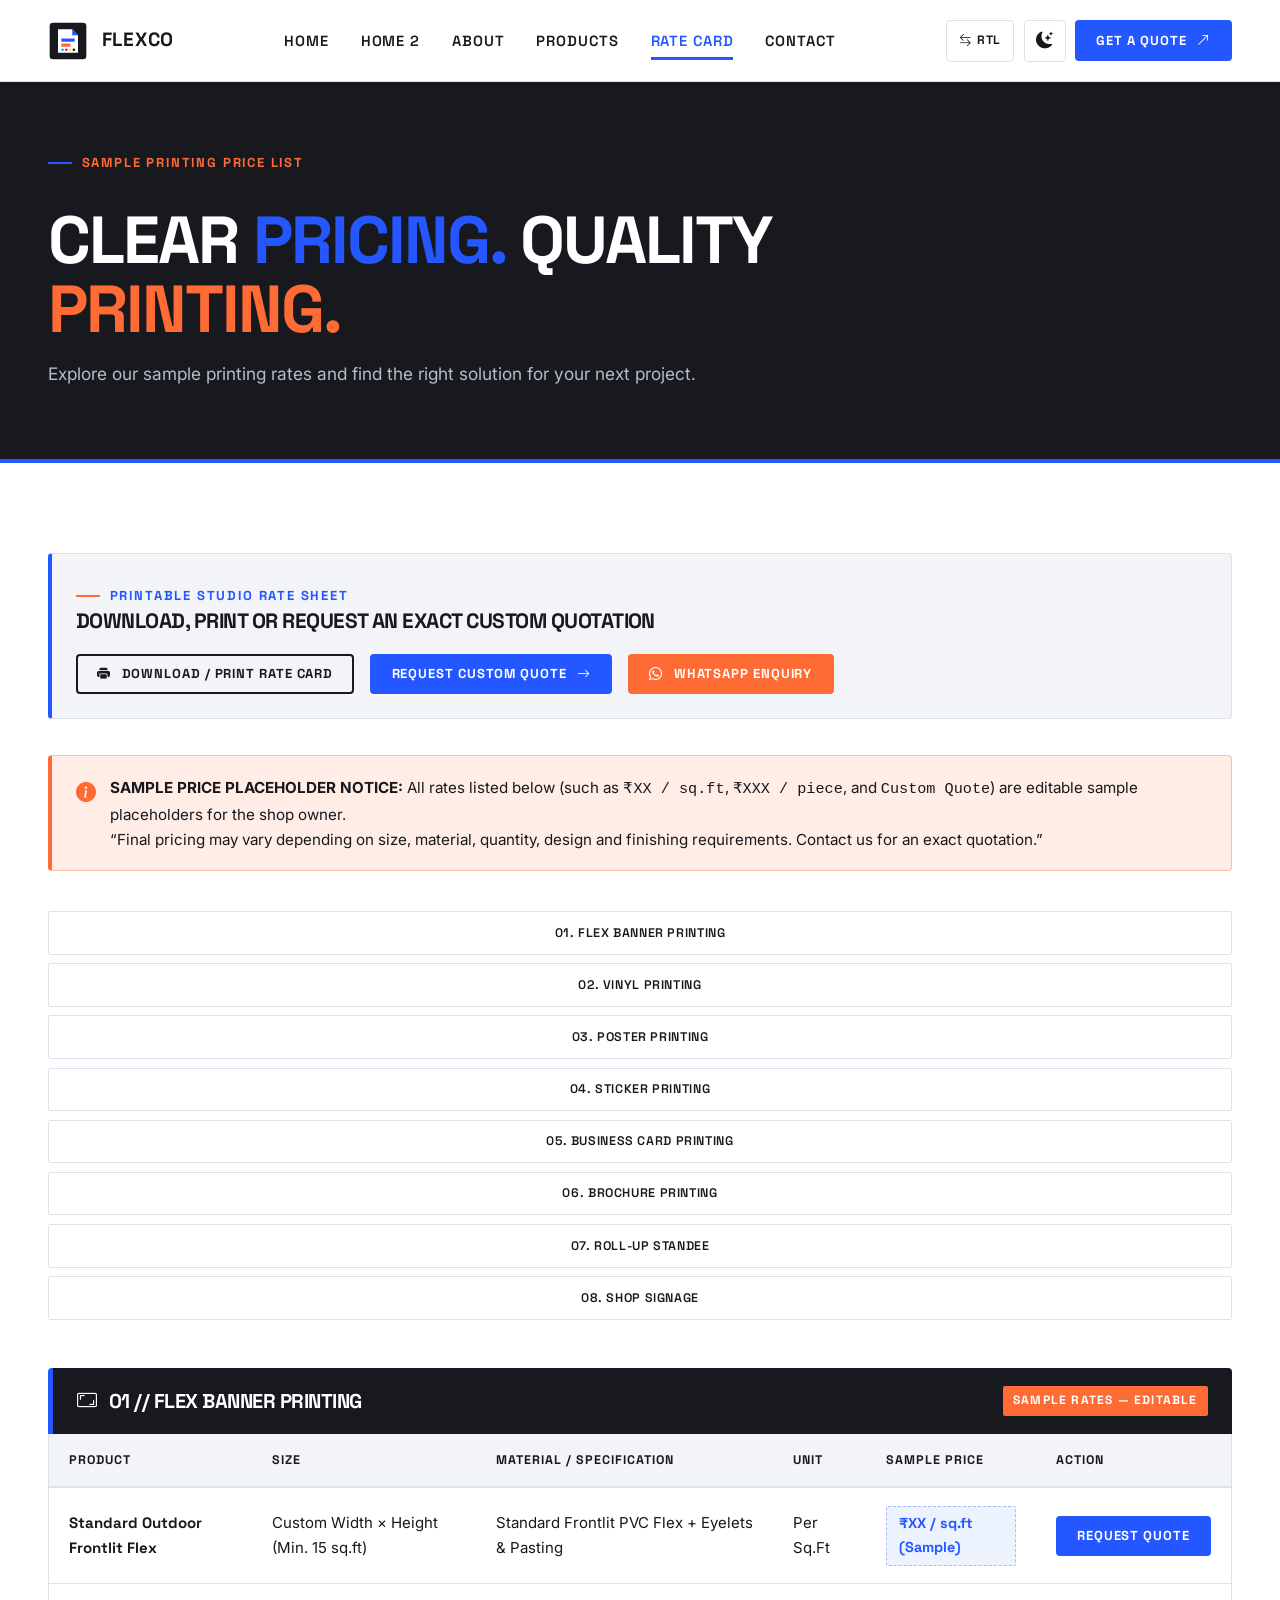
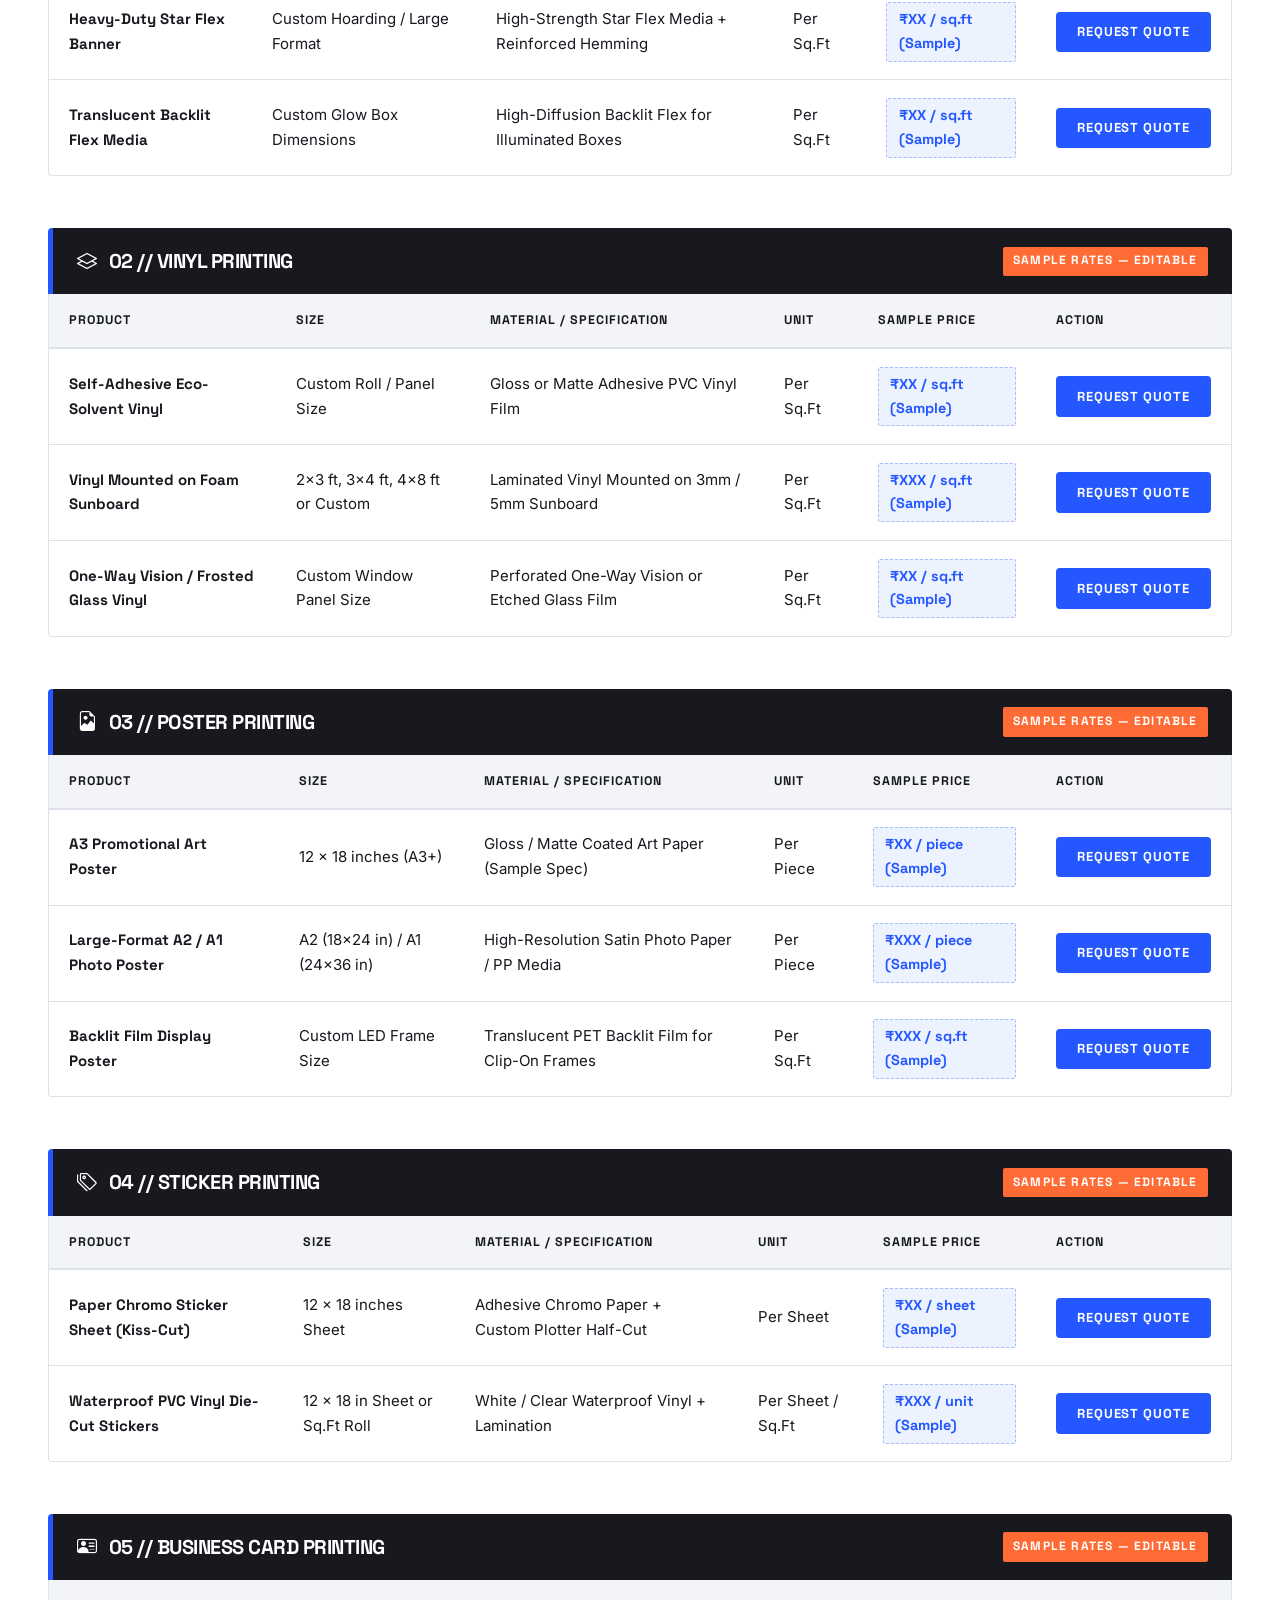
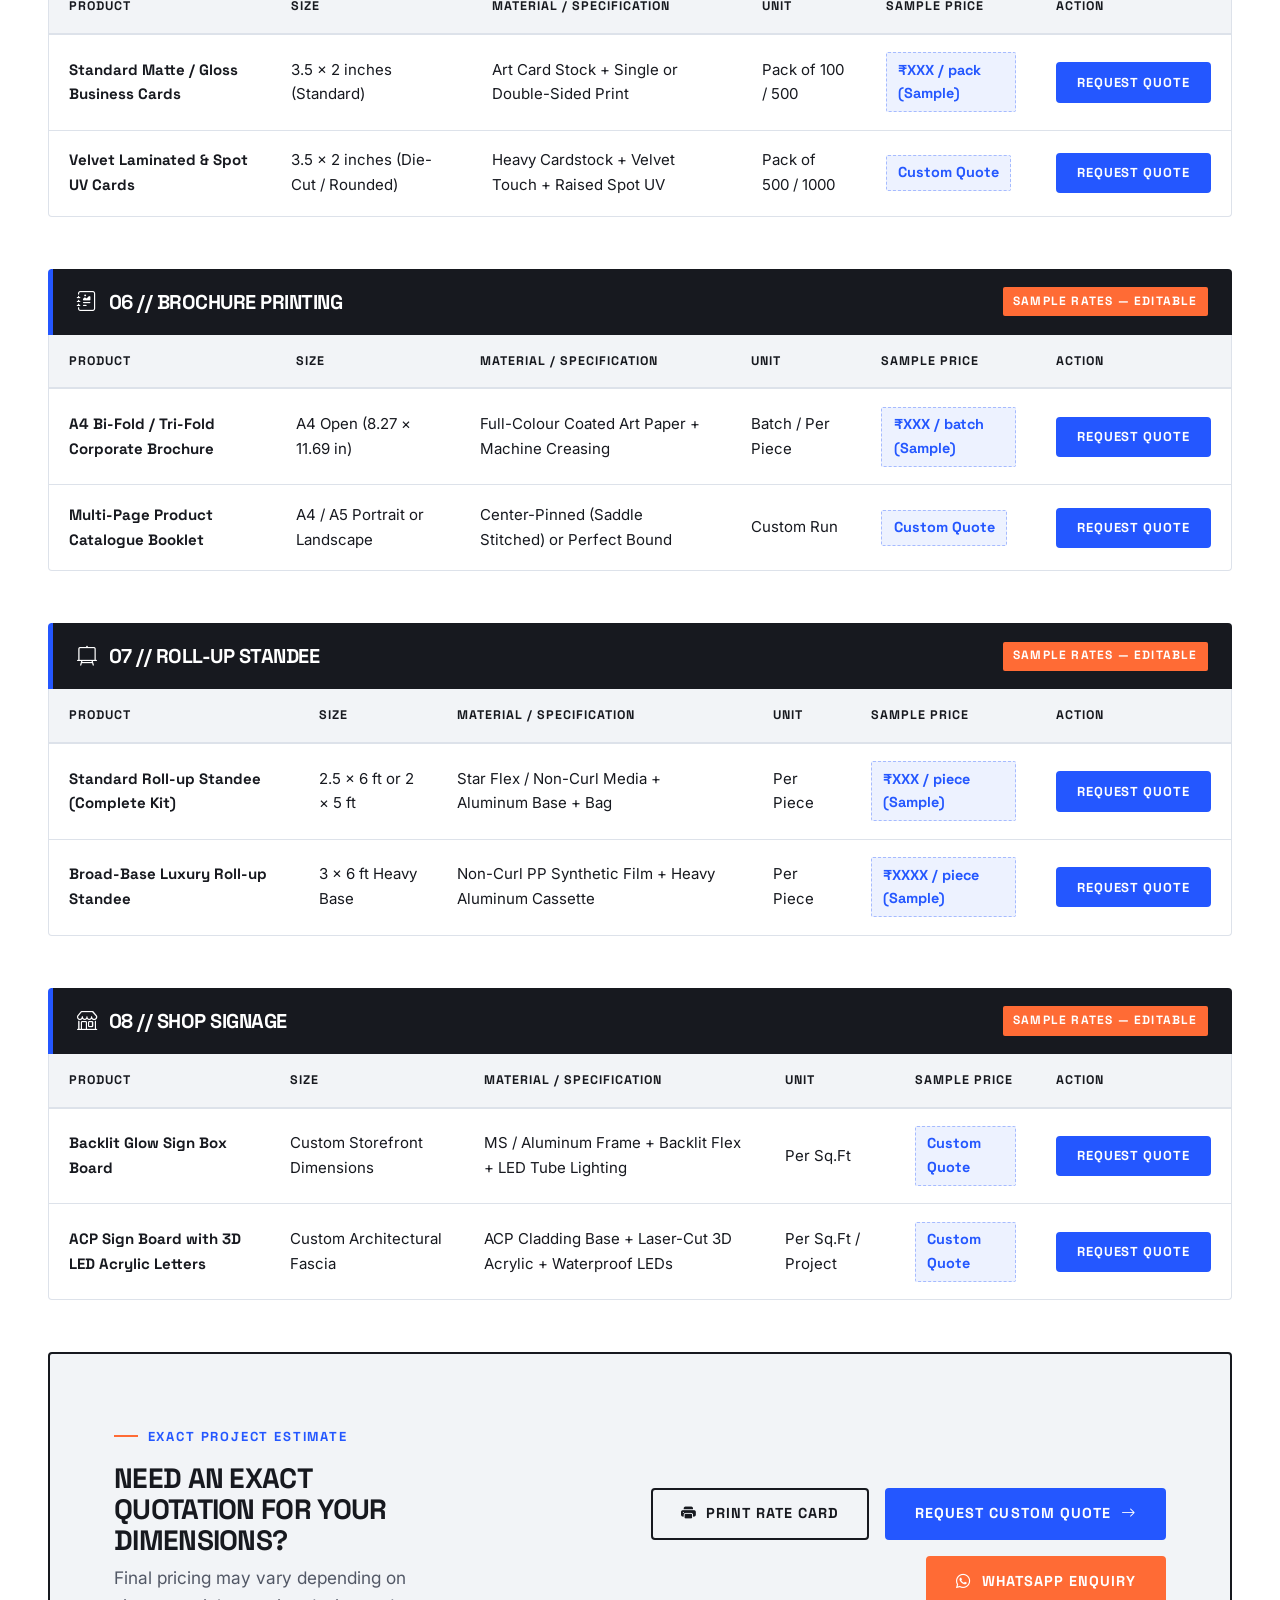
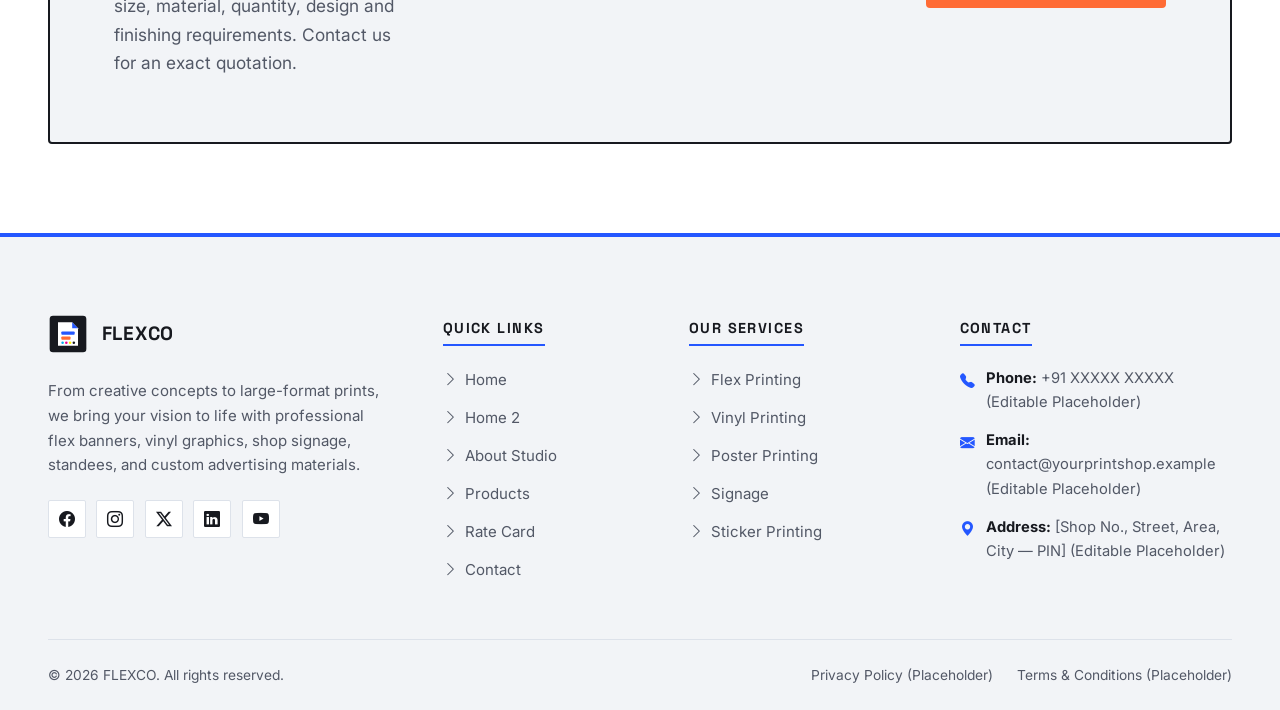
<file: rate-card.html>
<!DOCTYPE html>
<html lang="en">
<head>
  <meta charset="UTF-8">
  <meta name="viewport" content="width=device-width, initial-scale=1.0">
  <title>Printing Rate Card | Flexco</title>
  <meta name="description" content="Explore our sample printing rate card for Flex Banner Printing, Vinyl Printing, Poster Printing, Sticker Printing, Business Cards, Brochures, Roll-up Standees, and Shop Signage.">
  <meta property="og:title" content="Printing Rate Card | Flexco">
  <meta property="og:description" content="Clear Pricing. Quality Printing. Explore our sample printing rates and find the right solution for your next project.">
  <meta property="og:type" content="website">
  <meta property="og:image" content="assets/images/printing-workshop.webp">

  <!-- Favicon -->
  <link rel="icon" type="image/svg+xml" href="assets/images/favicon.svg">

  <!-- Google Fonts: Space Grotesk & Inter -->
  <link rel="preconnect" href="https://fonts.googleapis.com">
  <link rel="preconnect" href="https://fonts.gstatic.com" crossorigin>
  <link href="https://fonts.googleapis.com/css2?family=Inter:wght@400;500;600;700&amp;family=Space+Grotesk:wght@500;600;700&amp;display=swap" rel="stylesheet">

  <!-- Bootstrap Icons CDN -->
  <link rel="stylesheet" href="https://cdn.jsdelivr.net/npm/bootstrap-icons@1.11.3/font/bootstrap-icons.min.css">

  <!-- Main Stylesheet -->
  <link rel="stylesheet" href="assets/css/style.css">
</head>
<body>
  <a href="#main-content" class="skip-link">Skip to main content</a>

  <!-- ========================================================================
       GLOBAL STICKY NAVIGATION BAR
       ======================================================================== -->
  <header class="site-header" id="siteHeader">
    <div class="container navbar">
      <a href="index.html" class="brand-logo" aria-label="Flexco Home">
        <svg class="brand-logo__mark" viewBox="0 0 48 48" fill="none" xmlns="http://www.w3.org/2000/svg" aria-hidden="true">
          <rect x="2" y="2" width="44" height="44" rx="4" fill="#17191F"/>
          <path d="M12 10H29L36 17V38H12V10Z" fill="#FFFFFF"/>
          <path d="M29 10V17H36L29 10Z" fill="#2457FF"/>
          <rect x="16" y="21" width="16" height="4" rx="1" fill="#2457FF"/>
          <rect x="16" y="27" width="11" height="4" rx="1" fill="#FF6B35"/>
          <circle cx="17.5" cy="34.5" r="1.5" fill="#00ADEF"/>
          <circle cx="22" cy="34.5" r="1.5" fill="#EC008C"/>
          <circle cx="26.5" cy="34.5" r="1.5" fill="#FFF200"/>
          <circle cx="31" cy="34.5" r="1.5" fill="#17191F"/>
        </svg>
        <div class="brand-logo__text">
          <span class="brand-logo__title">FLEXCO</span>
        </div>
      </a>

      <nav class="nav-menu" id="navMenu" aria-label="Primary Navigation">
        <ul class="nav-links">
          <li><a href="index.html" class="nav-link">Home</a></li>
          <li><a href="home-2.html" class="nav-link">Home 2</a></li>
          <li><a href="about.html" class="nav-link">About</a></li>
          <li><a href="products.html" class="nav-link">Products</a></li>
          <li><a href="rate-card.html" class="nav-link is-active" aria-current="page">Rate Card</a></li>
          <li><a href="contact.html" class="nav-link">Contact</a></li>
        </ul>
        <a href="contact.html#enquiry-form" class="btn btn--primary nav-cta-mobile">
          <span>Get a Quote</span>
          <i class="bi bi-arrow-up-right" aria-hidden="true"></i>
        </a>
      </nav>

      <div class="nav-actions">
        <button type="button" class="nav-util-btn nav-util-btn--rtl" id="rtlToggle" aria-pressed="false" aria-label="Toggle Right-to-Left layout" title="Toggle RTL / LTR">
          <i class="bi bi-arrow-left-right" aria-hidden="true"></i>
          <span class="nav-util-btn__label">RTL</span>
        </button>
        <button type="button" class="nav-util-btn nav-util-btn--theme" id="themeToggle" aria-pressed="false" aria-label="Toggle dark and light theme" title="Toggle Theme">
          <i class="bi bi-moon-stars-fill" aria-hidden="true"></i>
        </button>
        <a href="contact.html#enquiry-form" class="btn btn--primary btn--sm nav-cta-desktop">
          <span>Get a Quote</span>
          <i class="bi bi-arrow-up-right" aria-hidden="true"></i>
        </a>
        <button type="button" class="nav-toggle" id="navToggle" aria-expanded="false" aria-controls="navMenu" aria-label="Toggle navigation menu">
          <i class="bi bi-list" aria-hidden="true"></i>
        </button>
      </div>
    </div>
  </header>

  <main id="main-content">
    <!-- ======================================================================
         RATE CARD PAGE HERO
         ====================================================================== -->
    <section class="page-hero" aria-labelledby="rate-card-heading">
      <div class="container">
        <div class="page-hero__inner reveal-on-scroll">
          <span class="eyebrow eyebrow--on-dark">SAMPLE PRINTING PRICE LIST</span>
          <h1 id="rate-card-heading" class="display-xl">
            CLEAR <span class="text-highlight-blue">PRICING.</span> QUALITY <span class="text-highlight-orange">PRINTING.</span>
          </h1>
          <p class="lead-text lead-text--on-dark">
            Explore our sample printing rates and find the right solution for your next project.
          </p>
        </div>
      </div>
    </section>

    <!-- ======================================================================
         RATE CARD CONTROLS, DISCLAIMER & 8 PRICING TABLES
         ====================================================================== -->
    <section class="section section--white" aria-label="Sample Printing Rate Card">
      <div class="container">
        <!-- Top Actions Bar -->
        <div class="rate-actions-bar reveal-on-scroll">
          <div>
            <span class="eyebrow" style="margin-bottom:0.25rem;">PRINTABLE STUDIO RATE SHEET</span>
            <h2 style="font-size:1.3rem;text-transform:uppercase;">Download, Print or Request an Exact Custom Quotation</h2>
          </div>
          <div class="btn-group">
            <button type="button" class="btn btn--outline-dark btn--sm" data-action="print-rate-card">
              <i class="bi bi-printer-fill" aria-hidden="true"></i>
              <span>Download / Print Rate Card</span>
            </button>
            <a href="contact.html#enquiry-form" class="btn btn--primary btn--sm">
              <span>Request Custom Quote</span>
              <i class="bi bi-arrow-right" aria-hidden="true"></i>
            </a>
            <button type="button" class="btn btn--secondary btn--sm" data-whatsapp-trigger>
              <i class="bi bi-whatsapp" aria-hidden="true"></i>
              <span>WhatsApp Enquiry</span>
            </button>
          </div>
        </div>

        <!-- Required Pricing Note / Disclaimer -->
        <div class="rate-disclaimer-box reveal-on-scroll" role="note">
          <i class="bi bi-info-circle-fill" aria-hidden="true"></i>
          <div>
            <strong>SAMPLE PRICE PLACEHOLDER NOTICE:</strong> All rates listed below (such as <code>₹XX / sq.ft</code>, <code>₹XXX / piece</code>, and <code>Custom Quote</code>) are editable sample placeholders for the shop owner.
            <br>
            <span>&ldquo;Final pricing may vary depending on size, material, quantity, design and finishing requirements. Contact us for an exact quotation.&rdquo;</span>
          </div>
        </div>

        <!-- Quick Category Jump Navigation -->
        <nav class="rate-jump-nav reveal-on-scroll" aria-label="Jump to Rate Card Category">
          <a href="#rate-flex-banner" class="filter-btn">01. Flex Banner Printing</a>
          <a href="#rate-vinyl-printing" class="filter-btn">02. Vinyl Printing</a>
          <a href="#rate-poster-printing" class="filter-btn">03. Poster Printing</a>
          <a href="#rate-sticker-printing" class="filter-btn">04. Sticker Printing</a>
          <a href="#rate-business-cards" class="filter-btn">05. Business Card Printing</a>
          <a href="#rate-brochure-printing" class="filter-btn">06. Brochure Printing</a>
          <a href="#rate-rollup-standee" class="filter-btn">07. Roll-up Standee</a>
          <a href="#rate-shop-signage" class="filter-btn">08. Shop Signage</a>
        </nav>

        <!-- ==================================================================
             CATEGORY 1: FLEX BANNER PRINTING
             ================================================================== -->
        <div class="rate-category-block reveal-on-scroll" id="rate-flex-banner">
          <div class="rate-category-header">
            <h2 class="rate-category-header__title">
              <i class="bi bi-aspect-ratio" aria-hidden="true"></i>
              <span>01 // Flex Banner Printing</span>
            </h2>
            <span class="rate-category-header__tag">SAMPLE RATES — EDITABLE</span>
          </div>
          <div class="rate-table-wrap">
            <table class="rate-table">
              <thead>
                <tr>
                  <th scope="col">Product</th>
                  <th scope="col">Size</th>
                  <th scope="col">Material / Specification</th>
                  <th scope="col">Unit</th>
                  <th scope="col">Sample Price</th>
                  <th scope="col">Action</th>
                </tr>
              </thead>
              <tbody>
                <tr>
                  <td data-label="Product"><span class="rate-product-name">Standard Outdoor Frontlit Flex</span></td>
                  <td data-label="Size">Custom Width × Height (Min. 15 sq.ft)</td>
                  <td data-label="Material / Specification">Standard Frontlit PVC Flex + Eyelets &amp; Pasting</td>
                  <td data-label="Unit">Per Sq.Ft</td>
                  <td data-label="Sample Price"><span class="sample-price-badge">₹XX / sq.ft (Sample)</span></td>
                  <td data-label="Action">
                    <a href="contact.html?category=flex-banners&amp;product=Standard%20Outdoor%20Frontlit%20Flex&amp;size=8%20ft%20x%204%20ft&amp;material=Standard%20Frontlit%20Flex#enquiry-form" class="btn btn--primary btn--sm">Request Quote</a>
                  </td>
                </tr>
                <tr>
                  <td data-label="Product"><span class="rate-product-name">Heavy-Duty Star Flex Banner</span></td>
                  <td data-label="Size">Custom Hoarding / Large Format</td>
                  <td data-label="Material / Specification">High-Strength Star Flex Media + Reinforced Hemming</td>
                  <td data-label="Unit">Per Sq.Ft</td>
                  <td data-label="Sample Price"><span class="sample-price-badge">₹XX / sq.ft (Sample)</span></td>
                  <td data-label="Action">
                    <a href="contact.html?category=flex-banners&amp;product=Heavy-Duty%20Star%20Flex%20Banner&amp;size=10%20ft%20x%206%20ft&amp;material=Heavy-Duty%20Star%20Flex#enquiry-form" class="btn btn--primary btn--sm">Request Quote</a>
                  </td>
                </tr>
                <tr>
                  <td data-label="Product"><span class="rate-product-name">Translucent Backlit Flex Media</span></td>
                  <td data-label="Size">Custom Glow Box Dimensions</td>
                  <td data-label="Material / Specification">High-Diffusion Backlit Flex for Illuminated Boxes</td>
                  <td data-label="Unit">Per Sq.Ft</td>
                  <td data-label="Sample Price"><span class="sample-price-badge">₹XX / sq.ft (Sample)</span></td>
                  <td data-label="Action">
                    <a href="contact.html?category=flex-banners&amp;product=Translucent%20Backlit%20Flex%20Media&amp;size=8%20ft%20x%203%20ft&amp;material=Backlit%20Flex%20Media#enquiry-form" class="btn btn--primary btn--sm">Request Quote</a>
                  </td>
                </tr>
              </tbody>
            </table>
          </div>
        </div>

        <!-- ==================================================================
             CATEGORY 2: VINYL PRINTING
             ================================================================== -->
        <div class="rate-category-block reveal-on-scroll" id="rate-vinyl-printing">
          <div class="rate-category-header">
            <h2 class="rate-category-header__title">
              <i class="bi bi-layers" aria-hidden="true"></i>
              <span>02 // Vinyl Printing</span>
            </h2>
            <span class="rate-category-header__tag">SAMPLE RATES — EDITABLE</span>
          </div>
          <div class="rate-table-wrap">
            <table class="rate-table">
              <thead>
                <tr>
                  <th scope="col">Product</th>
                  <th scope="col">Size</th>
                  <th scope="col">Material / Specification</th>
                  <th scope="col">Unit</th>
                  <th scope="col">Sample Price</th>
                  <th scope="col">Action</th>
                </tr>
              </thead>
              <tbody>
                <tr>
                  <td data-label="Product"><span class="rate-product-name">Self-Adhesive Eco-Solvent Vinyl</span></td>
                  <td data-label="Size">Custom Roll / Panel Size</td>
                  <td data-label="Material / Specification">Gloss or Matte Adhesive PVC Vinyl Film</td>
                  <td data-label="Unit">Per Sq.Ft</td>
                  <td data-label="Sample Price"><span class="sample-price-badge">₹XX / sq.ft (Sample)</span></td>
                  <td data-label="Action">
                    <a href="contact.html?category=vinyl-printing&amp;product=Self-Adhesive%20Eco-Solvent%20Vinyl&amp;size=4%20ft%20x%203%20ft&amp;material=Adhesive%20Vinyl%20with%20Matte%20Lamination#enquiry-form" class="btn btn--primary btn--sm">Request Quote</a>
                  </td>
                </tr>
                <tr>
                  <td data-label="Product"><span class="rate-product-name">Vinyl Mounted on Foam Sunboard</span></td>
                  <td data-label="Size">2×3 ft, 3×4 ft, 4×8 ft or Custom</td>
                  <td data-label="Material / Specification">Laminated Vinyl Mounted on 3mm / 5mm Sunboard</td>
                  <td data-label="Unit">Per Sq.Ft</td>
                  <td data-label="Sample Price"><span class="sample-price-badge">₹XXX / sq.ft (Sample)</span></td>
                  <td data-label="Action">
                    <a href="contact.html?category=vinyl-printing&amp;product=Vinyl%20Mounted%20on%20Foam%20Sunboard&amp;size=4%20ft%20x%203%20ft&amp;material=Vinyl%20Mounted%20on%20Sunboard#enquiry-form" class="btn btn--primary btn--sm">Request Quote</a>
                  </td>
                </tr>
                <tr>
                  <td data-label="Product"><span class="rate-product-name">One-Way Vision / Frosted Glass Vinyl</span></td>
                  <td data-label="Size">Custom Window Panel Size</td>
                  <td data-label="Material / Specification">Perforated One-Way Vision or Etched Glass Film</td>
                  <td data-label="Unit">Per Sq.Ft</td>
                  <td data-label="Sample Price"><span class="sample-price-badge">₹XX / sq.ft (Sample)</span></td>
                  <td data-label="Action">
                    <a href="contact.html?category=vinyl-printing&amp;product=One-Way%20Vision%20Glass%20Vinyl&amp;size=6%20ft%20x%204%20ft&amp;material=One-Way%20Vision%20Vinyl#enquiry-form" class="btn btn--primary btn--sm">Request Quote</a>
                  </td>
                </tr>
              </tbody>
            </table>
          </div>
        </div>

        <!-- ==================================================================
             CATEGORY 3: POSTER PRINTING
             ================================================================== -->
        <div class="rate-category-block reveal-on-scroll" id="rate-poster-printing">
          <div class="rate-category-header">
            <h2 class="rate-category-header__title">
              <i class="bi bi-file-earmark-image" aria-hidden="true"></i>
              <span>03 // Poster Printing</span>
            </h2>
            <span class="rate-category-header__tag">SAMPLE RATES — EDITABLE</span>
          </div>
          <div class="rate-table-wrap">
            <table class="rate-table">
              <thead>
                <tr>
                  <th scope="col">Product</th>
                  <th scope="col">Size</th>
                  <th scope="col">Material / Specification</th>
                  <th scope="col">Unit</th>
                  <th scope="col">Sample Price</th>
                  <th scope="col">Action</th>
                </tr>
              </thead>
              <tbody>
                <tr>
                  <td data-label="Product"><span class="rate-product-name">A3 Promotional Art Poster</span></td>
                  <td data-label="Size">12 × 18 inches (A3+)</td>
                  <td data-label="Material / Specification">Gloss / Matte Coated Art Paper (Sample Spec)</td>
                  <td data-label="Unit">Per Piece</td>
                  <td data-label="Sample Price"><span class="sample-price-badge">₹XX / piece (Sample)</span></td>
                  <td data-label="Action">
                    <a href="contact.html?category=poster-printing&amp;product=A3%20Promotional%20Art%20Poster&amp;size=A3%20(12%20x%2018%20inches)&amp;material=Coated%20Art%20Paper#enquiry-form" class="btn btn--primary btn--sm">Request Quote</a>
                  </td>
                </tr>
                <tr>
                  <td data-label="Product"><span class="rate-product-name">Large-Format A2 / A1 Photo Poster</span></td>
                  <td data-label="Size">A2 (18×24 in) / A1 (24×36 in)</td>
                  <td data-label="Material / Specification">High-Resolution Satin Photo Paper / PP Media</td>
                  <td data-label="Unit">Per Piece</td>
                  <td data-label="Sample Price"><span class="sample-price-badge">₹XXX / piece (Sample)</span></td>
                  <td data-label="Action">
                    <a href="contact.html?category=poster-printing&amp;product=Large-Format%20A2%20%2F%20A1%20Photo%20Poster&amp;size=A1%20(24%20x%2036%20inches)&amp;material=Satin%20Photo%20Poster%20Paper#enquiry-form" class="btn btn--primary btn--sm">Request Quote</a>
                  </td>
                </tr>
                <tr>
                  <td data-label="Product"><span class="rate-product-name">Backlit Film Display Poster</span></td>
                  <td data-label="Size">Custom LED Frame Size</td>
                  <td data-label="Material / Specification">Translucent PET Backlit Film for Clip-On Frames</td>
                  <td data-label="Unit">Per Sq.Ft</td>
                  <td data-label="Sample Price"><span class="sample-price-badge">₹XXX / sq.ft (Sample)</span></td>
                  <td data-label="Action">
                    <a href="contact.html?category=poster-printing&amp;product=Backlit%20Film%20Display%20Poster&amp;size=2%20ft%20x%203%20ft&amp;material=Backlit%20PET%20Film#enquiry-form" class="btn btn--primary btn--sm">Request Quote</a>
                  </td>
                </tr>
              </tbody>
            </table>
          </div>
        </div>

        <!-- ==================================================================
             CATEGORY 4: STICKER PRINTING
             ================================================================== -->
        <div class="rate-category-block reveal-on-scroll" id="rate-sticker-printing">
          <div class="rate-category-header">
            <h2 class="rate-category-header__title">
              <i class="bi bi-tags" aria-hidden="true"></i>
              <span>04 // Sticker Printing</span>
            </h2>
            <span class="rate-category-header__tag">SAMPLE RATES — EDITABLE</span>
          </div>
          <div class="rate-table-wrap">
            <table class="rate-table">
              <thead>
                <tr>
                  <th scope="col">Product</th>
                  <th scope="col">Size</th>
                  <th scope="col">Material / Specification</th>
                  <th scope="col">Unit</th>
                  <th scope="col">Sample Price</th>
                  <th scope="col">Action</th>
                </tr>
              </thead>
              <tbody>
                <tr>
                  <td data-label="Product"><span class="rate-product-name">Paper Chromo Sticker Sheet (Kiss-Cut)</span></td>
                  <td data-label="Size">12 × 18 inches Sheet</td>
                  <td data-label="Material / Specification">Adhesive Chromo Paper + Custom Plotter Half-Cut</td>
                  <td data-label="Unit">Per Sheet</td>
                  <td data-label="Sample Price"><span class="sample-price-badge">₹XX / sheet (Sample)</span></td>
                  <td data-label="Action">
                    <a href="contact.html?category=stickers-labels&amp;product=Paper%20Chromo%20Sticker%20Sheet&amp;size=12%20x%2018%20inch%20Sheet&amp;material=Chromo%20Sticker%20Sheet#enquiry-form" class="btn btn--primary btn--sm">Request Quote</a>
                  </td>
                </tr>
                <tr>
                  <td data-label="Product"><span class="rate-product-name">Waterproof PVC Vinyl Die-Cut Stickers</span></td>
                  <td data-label="Size">12 × 18 in Sheet or Sq.Ft Roll</td>
                  <td data-label="Material / Specification">White / Clear Waterproof Vinyl + Lamination</td>
                  <td data-label="Unit">Per Sheet / Sq.Ft</td>
                  <td data-label="Sample Price"><span class="sample-price-badge">₹XXX / unit (Sample)</span></td>
                  <td data-label="Action">
                    <a href="contact.html?category=stickers-labels&amp;product=Waterproof%20PVC%20Vinyl%20Die-Cut%20Stickers&amp;size=Custom%20Die-Cut%20Size&amp;material=Waterproof%20PVC%20Vinyl%20Sticker#enquiry-form" class="btn btn--primary btn--sm">Request Quote</a>
                  </td>
                </tr>
              </tbody>
            </table>
          </div>
        </div>

        <!-- ==================================================================
             CATEGORY 5: BUSINESS CARD PRINTING
             ================================================================== -->
        <div class="rate-category-block reveal-on-scroll" id="rate-business-cards">
          <div class="rate-category-header">
            <h2 class="rate-category-header__title">
              <i class="bi bi-person-vcard" aria-hidden="true"></i>
              <span>05 // Business Card Printing</span>
            </h2>
            <span class="rate-category-header__tag">SAMPLE RATES — EDITABLE</span>
          </div>
          <div class="rate-table-wrap">
            <table class="rate-table">
              <thead>
                <tr>
                  <th scope="col">Product</th>
                  <th scope="col">Size</th>
                  <th scope="col">Material / Specification</th>
                  <th scope="col">Unit</th>
                  <th scope="col">Sample Price</th>
                  <th scope="col">Action</th>
                </tr>
              </thead>
              <tbody>
                <tr>
                  <td data-label="Product"><span class="rate-product-name">Standard Matte / Gloss Business Cards</span></td>
                  <td data-label="Size">3.5 × 2 inches (Standard)</td>
                  <td data-label="Material / Specification">Art Card Stock + Single or Double-Sided Print</td>
                  <td data-label="Unit">Pack of 100 / 500</td>
                  <td data-label="Sample Price"><span class="sample-price-badge">₹XXX / pack (Sample)</span></td>
                  <td data-label="Action">
                    <a href="contact.html?category=business-cards&amp;product=Standard%20Matte%20Business%20Cards&amp;size=Standard%203.5%20x%202%20inches&amp;material=Matte%20Laminated%20Art%20Card#enquiry-form" class="btn btn--primary btn--sm">Request Quote</a>
                  </td>
                </tr>
                <tr>
                  <td data-label="Product"><span class="rate-product-name">Velvet Laminated &amp; Spot UV Cards</span></td>
                  <td data-label="Size">3.5 × 2 inches (Die-Cut / Rounded)</td>
                  <td data-label="Material / Specification">Heavy Cardstock + Velvet Touch + Raised Spot UV</td>
                  <td data-label="Unit">Pack of 500 / 1000</td>
                  <td data-label="Sample Price"><span class="sample-price-badge">Custom Quote</span></td>
                  <td data-label="Action">
                    <a href="contact.html?category=business-cards&amp;product=Velvet%20Laminated%20%26%20Spot%20UV%20Cards&amp;size=Standard%203.5%20x%202%20inches&amp;material=Matte%20Laminated%20Art%20Card%20with%20Spot%20UV#enquiry-form" class="btn btn--primary btn--sm">Request Quote</a>
                  </td>
                </tr>
              </tbody>
            </table>
          </div>
        </div>

        <!-- ==================================================================
             CATEGORY 6: BROCHURE PRINTING
             ================================================================== -->
        <div class="rate-category-block reveal-on-scroll" id="rate-brochure-printing">
          <div class="rate-category-header">
            <h2 class="rate-category-header__title">
              <i class="bi bi-journal-richtext" aria-hidden="true"></i>
              <span>06 // Brochure Printing</span>
            </h2>
            <span class="rate-category-header__tag">SAMPLE RATES — EDITABLE</span>
          </div>
          <div class="rate-table-wrap">
            <table class="rate-table">
              <thead>
                <tr>
                  <th scope="col">Product</th>
                  <th scope="col">Size</th>
                  <th scope="col">Material / Specification</th>
                  <th scope="col">Unit</th>
                  <th scope="col">Sample Price</th>
                  <th scope="col">Action</th>
                </tr>
              </thead>
              <tbody>
                <tr>
                  <td data-label="Product"><span class="rate-product-name">A4 Bi-Fold / Tri-Fold Corporate Brochure</span></td>
                  <td data-label="Size">A4 Open (8.27 × 11.69 in)</td>
                  <td data-label="Material / Specification">Full-Colour Coated Art Paper + Machine Creasing</td>
                  <td data-label="Unit">Batch / Per Piece</td>
                  <td data-label="Sample Price"><span class="sample-price-badge">₹XXX / batch (Sample)</span></td>
                  <td data-label="Action">
                    <a href="contact.html?category=brochures&amp;product=A4%20Bi-Fold%20%2F%20Tri-Fold%20Corporate%20Brochure&amp;size=A4%20Tri-Fold&amp;material=Coated%20Art%20Paper%20with%20Matte%20Finish#enquiry-form" class="btn btn--primary btn--sm">Request Quote</a>
                  </td>
                </tr>
                <tr>
                  <td data-label="Product"><span class="rate-product-name">Multi-Page Product Catalogue Booklet</span></td>
                  <td data-label="Size">A4 / A5 Portrait or Landscape</td>
                  <td data-label="Material / Specification">Center-Pinned (Saddle Stitched) or Perfect Bound</td>
                  <td data-label="Unit">Custom Run</td>
                  <td data-label="Sample Price"><span class="sample-price-badge">Custom Quote</span></td>
                  <td data-label="Action">
                    <a href="contact.html?category=brochures&amp;product=Multi-Page%20Product%20Catalogue%20Booklet&amp;size=A4%20Multi-Page%20Catalogue&amp;material=Coated%20Art%20Paper%20with%20Matte%20Finish#enquiry-form" class="btn btn--primary btn--sm">Request Quote</a>
                  </td>
                </tr>
              </tbody>
            </table>
          </div>
        </div>

        <!-- ==================================================================
             CATEGORY 7: ROLL-UP STANDEE
             ================================================================== -->
        <div class="rate-category-block reveal-on-scroll" id="rate-rollup-standee">
          <div class="rate-category-header">
            <h2 class="rate-category-header__title">
              <i class="bi bi-easel2" aria-hidden="true"></i>
              <span>07 // Roll-up Standee</span>
            </h2>
            <span class="rate-category-header__tag">SAMPLE RATES — EDITABLE</span>
          </div>
          <div class="rate-table-wrap">
            <table class="rate-table">
              <thead>
                <tr>
                  <th scope="col">Product</th>
                  <th scope="col">Size</th>
                  <th scope="col">Material / Specification</th>
                  <th scope="col">Unit</th>
                  <th scope="col">Sample Price</th>
                  <th scope="col">Action</th>
                </tr>
              </thead>
              <tbody>
                <tr>
                  <td data-label="Product"><span class="rate-product-name">Standard Roll-up Standee (Complete Kit)</span></td>
                  <td data-label="Size">2.5 × 6 ft or 2 × 5 ft</td>
                  <td data-label="Material / Specification">Star Flex / Non-Curl Media + Aluminum Base + Bag</td>
                  <td data-label="Unit">Per Piece</td>
                  <td data-label="Sample Price"><span class="sample-price-badge">₹XXX / piece (Sample)</span></td>
                  <td data-label="Action">
                    <a href="contact.html?category=rollup-standees&amp;product=Standard%20Roll-up%20Standee%20Kit&amp;size=2.5%20ft%20x%206%20ft&amp;material=Non-Curl%20PP%20Media%20with%20Aluminum%20Stand#enquiry-form" class="btn btn--primary btn--sm">Request Quote</a>
                  </td>
                </tr>
                <tr>
                  <td data-label="Product"><span class="rate-product-name">Broad-Base Luxury Roll-up Standee</span></td>
                  <td data-label="Size">3 × 6 ft Heavy Base</td>
                  <td data-label="Material / Specification">Non-Curl PP Synthetic Film + Heavy Aluminum Cassette</td>
                  <td data-label="Unit">Per Piece</td>
                  <td data-label="Sample Price"><span class="sample-price-badge">₹XXXX / piece (Sample)</span></td>
                  <td data-label="Action">
                    <a href="contact.html?category=rollup-standees&amp;product=Broad-Base%20Luxury%20Roll-up%20Standee&amp;size=3%20ft%20x%206%20ft&amp;material=Non-Curl%20PP%20Media%20with%20Aluminum%20Stand#enquiry-form" class="btn btn--primary btn--sm">Request Quote</a>
                  </td>
                </tr>
              </tbody>
            </table>
          </div>
        </div>

        <!-- ==================================================================
             CATEGORY 8: SHOP SIGNAGE
             ================================================================== -->
        <div class="rate-category-block reveal-on-scroll" id="rate-shop-signage">
          <div class="rate-category-header">
            <h2 class="rate-category-header__title">
              <i class="bi bi-shop" aria-hidden="true"></i>
              <span>08 // Shop Signage</span>
            </h2>
            <span class="rate-category-header__tag">SAMPLE RATES — EDITABLE</span>
          </div>
          <div class="rate-table-wrap">
            <table class="rate-table">
              <thead>
                <tr>
                  <th scope="col">Product</th>
                  <th scope="col">Size</th>
                  <th scope="col">Material / Specification</th>
                  <th scope="col">Unit</th>
                  <th scope="col">Sample Price</th>
                  <th scope="col">Action</th>
                </tr>
              </thead>
              <tbody>
                <tr>
                  <td data-label="Product"><span class="rate-product-name">Backlit Glow Sign Box Board</span></td>
                  <td data-label="Size">Custom Storefront Dimensions</td>
                  <td data-label="Material / Specification">MS / Aluminum Frame + Backlit Flex + LED Tube Lighting</td>
                  <td data-label="Unit">Per Sq.Ft</td>
                  <td data-label="Sample Price"><span class="sample-price-badge">Custom Quote</span></td>
                  <td data-label="Action">
                    <a href="contact.html?category=shop-signage&amp;product=Backlit%20Glow%20Sign%20Box%20Board&amp;size=8%20ft%20x%203%20ft&amp;material=Backlit%20Glow%20Sign%20Box#enquiry-form" class="btn btn--primary btn--sm">Request Quote</a>
                  </td>
                </tr>
                <tr>
                  <td data-label="Product"><span class="rate-product-name">ACP Sign Board with 3D LED Acrylic Letters</span></td>
                  <td data-label="Size">Custom Architectural Fascia</td>
                  <td data-label="Material / Specification">ACP Cladding Base + Laser-Cut 3D Acrylic + Waterproof LEDs</td>
                  <td data-label="Unit">Per Sq.Ft / Project</td>
                  <td data-label="Sample Price"><span class="sample-price-badge">Custom Quote</span></td>
                  <td data-label="Action">
                    <a href="contact.html?category=shop-signage&amp;product=ACP%20Sign%20Board%20with%203D%20LED%20Acrylic%20Letters&amp;size=10%20ft%20x%204%20ft&amp;material=ACP%20Board%20with%203D%20LED%20Acrylic#enquiry-form" class="btn btn--primary btn--sm">Request Quote</a>
                  </td>
                </tr>
              </tbody>
            </table>
          </div>
        </div>

        <!-- Bottom Action Bar -->
        <div class="final-cta-box reveal-on-scroll no-print">
          <div>
            <span class="eyebrow">EXACT PROJECT ESTIMATE</span>
            <h2 class="section-title" style="font-size:1.75rem;margin-bottom:0.5rem;">
              NEED AN EXACT QUOTATION FOR YOUR DIMENSIONS?
            </h2>
            <p class="lead-text">
              Final pricing may vary depending on size, material, quantity, design and finishing requirements. Contact us for an exact quotation.
            </p>
          </div>
          <div class="btn-group">
            <button type="button" class="btn btn--outline-dark" data-action="print-rate-card">
              <i class="bi bi-printer-fill" aria-hidden="true"></i>
              <span>Print Rate Card</span>
            </button>
            <a href="contact.html#enquiry-form" class="btn btn--primary">
              <span>Request Custom Quote</span>
              <i class="bi bi-arrow-right" aria-hidden="true"></i>
            </a>
            <button type="button" class="btn btn--secondary" data-whatsapp-trigger>
              <i class="bi bi-whatsapp" aria-hidden="true"></i>
              <span>WhatsApp Enquiry</span>
            </button>
          </div>
        </div>
      </div>
    </section>
  </main>

  <!-- ========================================================================
       GLOBAL FOOTER
       ======================================================================== -->
  <footer class="site-footer">
    <div class="container">
      <div class="footer-grid">
        <div>
          <a href="index.html" class="brand-logo brand-logo--light" aria-label="Flexco Home">
            <svg class="brand-logo__mark" viewBox="0 0 48 48" fill="none" xmlns="http://www.w3.org/2000/svg" aria-hidden="true">
              <rect x="2" y="2" width="44" height="44" rx="4" fill="#17191F"/>
              <path d="M12 10H29L36 17V38H12V10Z" fill="#FFFFFF"/>
              <path d="M29 10V17H36L29 10Z" fill="#2457FF"/>
              <rect x="16" y="21" width="16" height="4" rx="1" fill="#2457FF"/>
              <rect x="16" y="27" width="11" height="4" rx="1" fill="#FF6B35"/>
              <circle cx="17.5" cy="34.5" r="1.5" fill="#00ADEF"/>
              <circle cx="22" cy="34.5" r="1.5" fill="#EC008C"/>
              <circle cx="26.5" cy="34.5" r="1.5" fill="#FFF200"/>
              <circle cx="31" cy="34.5" r="1.5" fill="#17191F"/>
            </svg>
            <div class="brand-logo__text">
              <span class="brand-logo__title">FLEXCO</span>
            </div>
          </a>
          <p class="footer-brand-desc">
            From creative concepts to large-format prints, we bring your vision to life with professional flex banners, vinyl graphics, shop signage, standees, and custom advertising materials.
          </p>
          <div class="social-links" aria-label="Social Media Links">
            <a href="#" class="social-link" aria-label="Follow us on Facebook" title="Facebook">
              <i class="bi bi-facebook" aria-hidden="true"></i>
            </a>
            <a href="#" class="social-link" aria-label="Follow us on Instagram" title="Instagram">
              <i class="bi bi-instagram" aria-hidden="true"></i>
            </a>
            <a href="#" class="social-link" aria-label="Follow us on X (Twitter)" title="X (Twitter)">
              <i class="bi bi-twitter-x" aria-hidden="true"></i>
            </a>
            <a href="#" class="social-link" aria-label="Connect with us on LinkedIn" title="LinkedIn">
              <i class="bi bi-linkedin" aria-hidden="true"></i>
            </a>
            <a href="#" class="social-link" aria-label="Subscribe on YouTube" title="YouTube">
              <i class="bi bi-youtube" aria-hidden="true"></i>
            </a>
          </div>
        </div>

        <div>
          <h3 class="footer-col__title">Quick Links</h3>
          <ul class="footer-links">
            <li><a href="index.html"><i class="bi bi-chevron-right" aria-hidden="true"></i> Home</a></li>
            <li><a href="home-2.html"><i class="bi bi-chevron-right" aria-hidden="true"></i> Home 2</a></li>
            <li><a href="about.html"><i class="bi bi-chevron-right" aria-hidden="true"></i> About Studio</a></li>
            <li><a href="products.html"><i class="bi bi-chevron-right" aria-hidden="true"></i> Products</a></li>
            <li><a href="rate-card.html"><i class="bi bi-chevron-right" aria-hidden="true"></i> Rate Card</a></li>
            <li><a href="contact.html"><i class="bi bi-chevron-right" aria-hidden="true"></i> Contact</a></li>
          </ul>
        </div>

        <div>
          <h3 class="footer-col__title">Our Services</h3>
          <ul class="footer-links">
            <li><a href="products.html?category=flex-banners"><i class="bi bi-chevron-right" aria-hidden="true"></i> Flex Printing</a></li>
            <li><a href="products.html?category=vinyl-printing"><i class="bi bi-chevron-right" aria-hidden="true"></i> Vinyl Printing</a></li>
            <li><a href="products.html?category=poster-printing"><i class="bi bi-chevron-right" aria-hidden="true"></i> Poster Printing</a></li>
            <li><a href="products.html?category=shop-signage"><i class="bi bi-chevron-right" aria-hidden="true"></i> Signage</a></li>
            <li><a href="products.html?category=stickers-labels"><i class="bi bi-chevron-right" aria-hidden="true"></i> Sticker Printing</a></li>
          </ul>
        </div>

        <div>
          <h3 class="footer-col__title">Contact</h3>
          <ul class="footer-contact-list">
            <li>
              <i class="bi bi-telephone-fill" aria-hidden="true"></i>
              <span><strong>Phone:</strong> +91 XXXXX XXXXX (Editable Placeholder)</span>
            </li>
            <li>
              <i class="bi bi-envelope-fill" aria-hidden="true"></i>
              <span><strong>Email:</strong> contact@yourprintshop.example (Editable Placeholder)</span>
            </li>
            <li>
              <i class="bi bi-geo-alt-fill" aria-hidden="true"></i>
              <span><strong>Address:</strong> [Shop No., Street, Area, City — PIN] (Editable Placeholder)</span>
            </li>
          </ul>
        </div>
      </div>

      <div class="footer-bottom">
        <p>&copy; 2026 FLEXCO. All rights reserved.</p>
        <div class="footer-legal-links">
          <a href="contact.html#privacy-notice">Privacy Policy (Placeholder)</a>
          <a href="contact.html#terms-notice">Terms &amp; Conditions (Placeholder)</a>
        </div>
      </div>
    </div>
  </footer>

  <!-- WhatsApp Configurable Modal -->
  <div class="wa-modal-backdrop" id="waModalBackdrop" hidden role="dialog" aria-modal="true" aria-labelledby="waModalTitle">
    <div class="wa-modal">
      <div class="wa-modal__header">
        <h3 id="waModalTitle" style="font-size:1.05rem;text-transform:uppercase;">
          <i class="bi bi-whatsapp" style="color:#25D366;margin-right:0.4rem;" aria-hidden="true"></i>
          WhatsApp Enquiry Preview &amp; Setup
        </h3>
        <button type="button" id="waModalClose" aria-label="Close WhatsApp modal" style="font-size:1.25rem;padding:0.25rem;">
          <i class="bi bi-x-lg" aria-hidden="true"></i>
        </button>
      </div>
      <div class="wa-modal__body">
        <p style="font-size:0.9rem;color:var(--color-text-muted);">
          <strong>Editable Business WhatsApp Placeholder:</strong> Enter the shop's active WhatsApp number below (or configure <code>WHATSAPP_CONFIG.phoneNumber</code> in <code>assets/js/main.js</code>) to launch WhatsApp with your pre-formatted enquiry:
        </p>
        <div class="form-group">
          <label for="waConfigNumberInput" class="form-label">Shop WhatsApp Number (With Country Code, e.g. 919876543210)</label>
          <input type="tel" id="waConfigNumberInput" class="form-control" placeholder="e.g. 91XXXXXXXXXX (Editable Placeholder)">
        </div>
        <div>
          <span class="form-label" style="margin-bottom:0.35rem;display:block;">Generated Enquiry Message:</span>
          <pre class="wa-modal__preview" id="waModalPreview"></pre>
        </div>
        <p id="waModalStatusMsg" style="font-size:0.84rem;font-weight:600;min-height:1.2rem;" aria-live="polite"></p>
        <div class="btn-group" style="justify-content:flex-end;">
          <button type="button" class="btn btn--outline-dark btn--sm" id="waModalCopyBtn">
            <i class="bi bi-clipboard" aria-hidden="true"></i>
            <span>Copy Message</span>
          </button>
          <button type="button" class="btn btn--primary btn--sm" id="waModalLaunchBtn">
            <i class="bi bi-whatsapp" aria-hidden="true"></i>
            <span>Open WhatsApp</span>
          </button>
        </div>
      </div>
    </div>
  </div>

  <button type="button" class="back-to-top" id="backToTop" aria-label="Back to top">
    <i class="bi bi-arrow-up" aria-hidden="true"></i>
  </button>

  <script src="assets/js/main.js"></script>
</body>
</html>
</file>
<file: assets/css/style.css>
/* ==========================================================================
   FLEX & BANNER PRINTING SHOP — ULTRA PREMIUM CREATIVE PRINTING STUDIO CSS
   Design Direction: Modern Printing Studio × Creative Advertising Agency
   Palette:
     Primary Electric Blue : #2457FF
     Secondary Orange      : #FF6B35
     Neutral Pure White    : #FFFFFF
     Dark Deep Charcoal    : #17191F
     Supporting Grey       : #F2F4F7
   Typography:
     Headings : 'Space Grotesk', sans-serif
     Body     : 'Inter', sans-serif
   ========================================================================== */

:root {
  /* Brand Colour System */
  --color-primary: #2457FF;
  --color-primary-hover: #1944D9;
  --color-primary-soft: rgba(36, 87, 255, 0.08);
  --color-secondary: #FF6B35;
  --color-secondary-hover: #E85822;
  --color-secondary-soft: rgba(255, 107, 53, 0.12);
  --color-white: #FFFFFF;
  --color-charcoal: #17191F;
  --color-charcoal-elevated: #20232B;
  --color-charcoal-border: #2C303B;
  --color-grey: #F2F4F7;
  --color-grey-border: #DDE2EA;
  --color-text-main: #17191F;
  --color-text-muted: #525866;
  --color-text-on-dark: #FFFFFF;
  --color-text-on-dark-muted: #B6BCC8;
  --color-error: #D92D20;
  --color-success: #15803D;

  /* CMYK Print Registration Accents (strictly for print marks/logo graphics) */
  --cmyk-c: #00ADEF;
  --cmyk-m: #EC008C;
  --cmyk-y: #FFF200;
  --cmyk-k: #17191F;

  /* Typography */
  --font-heading: 'Space Grotesk', -apple-system, BlinkMacSystemFont, sans-serif;
  --font-body: 'Inter', -apple-system, BlinkMacSystemFont, sans-serif;

  /* Layout & Spacing */
  --container-max: 1320px;
  --container-pad: clamp(1.25rem, 4vw, 3rem);
  --section-py: clamp(4.25rem, 7vw, 7rem);
  --header-height: 82px;
  --header-height-compact: 68px;

  /* Radius & Borders (Architectural Studio Precision — No Excessive Rounding) */
  --radius-xs: 2px;
  --radius-sm: 4px;
  --radius-md: 6px;

  /* Transitions & Shadows */
  --ease-out: cubic-bezier(0.16, 1, 0.3, 1);
  --transition-fast: 0.2s var(--ease-out);
  --transition-base: 0.35s var(--ease-out);
  --shadow-subtle: 0 10px 30px -10px rgba(23, 25, 31, 0.07);
  --shadow-elevated: 0 20px 45px -15px rgba(23, 25, 31, 0.14);
}

/* ==========================================================================
   1. RESET & BASE STYLES
   ========================================================================== */
*,
*::before,
*::after {
  box-sizing: border-box;
  margin: 0;
  padding: 0;
}

html {
  font-size: 16px;
  scroll-behavior: smooth;
  scroll-padding-top: var(--header-height);
  -webkit-text-size-adjust: 100%;
}

body {
  font-family: var(--font-body);
  font-size: 1rem;
  line-height: 1.65;
  color: var(--color-text-main);
  background-color: var(--color-white);
  overflow-x: hidden;
  -webkit-font-smoothing: antialiased;
  -moz-osx-font-smoothing: grayscale;
  display: flex;
  flex-direction: column;
  min-height: 100vh;
}

main {
  flex: 1 0 auto;
}

img,
svg,
picture {
  display: block;
  max-width: 100%;
  height: auto;
}

a {
  color: inherit;
  text-decoration: none;
  transition: color var(--transition-fast), background-color var(--transition-fast), border-color var(--transition-fast), transform var(--transition-fast);
}

ul,
ol {
  list-style: none;
}

button,
input,
select,
textarea {
  font: inherit;
  color: inherit;
}

button {
  cursor: pointer;
  background: none;
  border: none;
}

/* Focus Accessibility */
:focus-visible {
  outline: 3px solid var(--color-primary);
  outline-offset: 3px;
}

/* Skip Link */
.skip-link {
  position: absolute;
  top: -100px;
  left: 1rem;
  z-index: 9999;
  background: var(--color-primary);
  color: var(--color-white);
  padding: 0.75rem 1.25rem;
  font-family: var(--font-heading);
  font-weight: 700;
  text-transform: uppercase;
  letter-spacing: 0.06em;
  border-radius: var(--radius-sm);
}

.skip-link:focus {
  top: 1rem;
}

/* ==========================================================================
   2. TYPOGRAPHY & EDITORIAL HIERARCHY
   ========================================================================== */
h1,
h2,
h3,
h4,
h5,
h6 {
  font-family: var(--font-heading);
  font-weight: 700;
  line-height: 1.12;
  letter-spacing: -0.025em;
  color: inherit;
}

.display-xl {
  font-size: clamp(2.4rem, 5.2vw, 4.5rem);
  font-weight: 700;
  line-height: 1.04;
  letter-spacing: -0.03em;
  text-transform: uppercase;
}

.display-lg {
  font-size: clamp(2rem, 4vw, 3.35rem);
  font-weight: 700;
  line-height: 1.08;
  letter-spacing: -0.025em;
  text-transform: uppercase;
}

.section-title {
  font-size: clamp(1.85rem, 3.4vw, 2.85rem);
  font-weight: 700;
  line-height: 1.1;
  letter-spacing: -0.025em;
  text-transform: uppercase;
}

.eyebrow {
  display: inline-flex;
  align-items: center;
  gap: 0.6rem;
  font-family: var(--font-heading);
  font-size: 0.8125rem;
  font-weight: 700;
  text-transform: uppercase;
  letter-spacing: 0.14em;
  color: var(--color-primary);
  margin-bottom: 1rem;
}

.eyebrow::before {
  content: "";
  display: inline-block;
  width: 24px;
  height: 2px;
  background-color: var(--color-secondary);
  flex-shrink: 0;
}

.eyebrow--on-dark {
  color: var(--color-secondary);
}

.eyebrow--on-dark::before {
  background-color: var(--color-primary);
}

.lead-text {
  font-size: clamp(1.05rem, 1.35vw, 1.225rem);
  line-height: 1.65;
  color: var(--color-text-muted);
}

.lead-text--on-dark {
  color: var(--color-text-on-dark-muted);
}

.text-highlight-blue {
  color: var(--color-primary);
}

.text-highlight-orange {
  color: var(--color-secondary);
}

/* ==========================================================================
   3. LAYOUT CONTAINERS & ARCHITECTURAL MOTIFS
   ========================================================================== */
.container {
  width: 100%;
  max-width: var(--container-max);
  margin-inline: auto;
  padding-inline: var(--container-pad);
}

.section {
  padding-block: var(--section-py);
  position: relative;
}

.section--white {
  background-color: var(--color-white);
  color: var(--color-text-main);
}

.section--grey {
  background-color: var(--color-grey);
  color: var(--color-text-main);
  border-top: 1px solid var(--color-grey-border);
  border-bottom: 1px solid var(--color-grey-border);
}

.section--dark {
  background-color: var(--color-charcoal);
  color: var(--color-text-on-dark);
}

/* Section Header Grid */
.section-header {
  display: grid;
  grid-template-columns: 1fr;
  gap: 1.25rem;
  margin-bottom: clamp(2.5rem, 5vw, 4rem);
}

@media (min-width: 900px) {
  .section-header--split {
    grid-template-columns: 1.25fr 0.75fr;
    align-items: end;
    gap: 3rem;
  }
}

/* Print Registration / CMYK Bar Motif */
.cmyk-bar {
  display: inline-flex;
  align-items: center;
  gap: 4px;
}

.cmyk-dot {
  width: 8px;
  height: 8px;
  border-radius: 1px;
}

.cmyk-dot--c {
  background-color: var(--cmyk-c);
}

.cmyk-dot--m {
  background-color: var(--cmyk-m);
}

.cmyk-dot--y {
  background-color: var(--cmyk-y);
}

.cmyk-dot--k {
  background-color: var(--cmyk-k);
  border: 1px solid rgba(255, 255, 255, 0.25);
}

/* ==========================================================================
   4. BUTTONS & INTERACTIVE CTAs
   ========================================================================== */
.btn-group {
  display: flex;
  flex-wrap: wrap;
  align-items: center;
  gap: 1rem;
}

.btn {
  display: inline-flex;
  align-items: center;
  justify-content: center;
  gap: 0.65rem;
  font-family: var(--font-heading);
  font-size: 0.9rem;
  font-weight: 700;
  text-transform: uppercase;
  letter-spacing: 0.07em;
  padding: 0.95rem 1.75rem;
  border-radius: var(--radius-sm);
  border: 2px solid transparent;
  transition: background-color var(--transition-fast), color var(--transition-fast), border-color var(--transition-fast), transform var(--transition-fast), box-shadow var(--transition-fast);
  white-space: nowrap;
  text-align: center;
  line-height: 1.2;
}

.btn:hover {
  transform: translateY(-2px);
}

.btn:active {
  transform: translateY(0);
}

.btn--primary {
  background-color: var(--color-primary);
  color: var(--color-white);
  border-color: var(--color-primary);
}

.btn--primary:hover {
  background-color: var(--color-primary-hover);
  border-color: var(--color-primary-hover);
  box-shadow: 0 10px 24px -6px rgba(36, 87, 255, 0.45);
}

.btn--secondary {
  background-color: var(--color-secondary);
  color: var(--color-white);
  border-color: var(--color-secondary);
}

.btn--secondary:hover {
  background-color: var(--color-secondary-hover);
  border-color: var(--color-secondary-hover);
  box-shadow: 0 10px 24px -6px rgba(255, 107, 53, 0.45);
}

.btn--outline-dark {
  background-color: transparent;
  color: var(--color-charcoal);
  border-color: var(--color-charcoal);
}

.btn--outline-dark:hover {
  background-color: var(--color-charcoal);
  color: var(--color-white);
}

.btn--outline-light {
  background-color: transparent;
  color: var(--color-white);
  border-color: rgba(255, 255, 255, 0.35);
}

.btn--outline-light:hover {
  background-color: var(--color-white);
  color: var(--color-charcoal);
  border-color: var(--color-white);
}

.btn--sm {
  padding: 0.65rem 1.2rem;
  font-size: 0.8125rem;
}

.btn--block {
  width: 100%;
}

/* Editorial Link Arrow */
.link-arrow {
  display: inline-flex;
  align-items: center;
  gap: 0.5rem;
  font-family: var(--font-heading);
  font-size: 0.875rem;
  font-weight: 700;
  text-transform: uppercase;
  letter-spacing: 0.08em;
  color: var(--color-primary);
  padding-bottom: 2px;
  border-bottom: 2px solid transparent;
  width: fit-content;
  max-width: 100%;
  white-space: nowrap;
}

.link-arrow span {
  display: inline-block;
  white-space: nowrap;
}

.link-arrow i {
  transition: transform var(--transition-fast);
  flex-shrink: 0;
}

.link-arrow:hover {
  color: var(--color-primary-hover);
  border-bottom-color: var(--color-primary);
}

.link-arrow:hover i {
  transform: translateX(4px);
}

/* ==========================================================================
   5. GLOBAL STICKY NAVIGATION BAR
   ========================================================================== */
.site-header {
  position: sticky;
  top: 0;
  z-index: 1000;
  width: 100%;
  height: var(--header-height);
  background-color: var(--color-white);
  border-bottom: 1px solid var(--color-grey-border);
  transition: height var(--transition-fast), box-shadow var(--transition-fast);
}

.site-header.is-scrolled {
  height: var(--header-height-compact);
  box-shadow: 0 8px 28px -12px rgba(23, 25, 31, 0.12);
}

.navbar {
  height: 100%;
  display: flex;
  align-items: center;
  justify-content: space-between;
  gap: 1.5rem;
}

/* Brand Logo */
.brand-logo {
  display: inline-flex;
  align-items: center;
  gap: 0.85rem;
  color: var(--color-charcoal);
  flex-shrink: 0;
}

.brand-logo__mark {
  width: 40px;
  height: 40px;
  flex-shrink: 0;
}

.brand-logo__text {
  display: flex;
  flex-direction: column;
  line-height: 1.05;
}

.brand-logo__title {
  font-family: var(--font-heading);
  font-size: 1.2rem;
  font-weight: 700;
  letter-spacing: 0.04em;
  text-transform: uppercase;
}

.brand-logo__sub {
  font-family: var(--font-heading);
  font-size: 0.68rem;
  font-weight: 600;
  letter-spacing: 0.16em;
  text-transform: uppercase;
  color: var(--color-primary);
  margin-top: 2px;
}

.brand-logo--light {
  color: var(--color-white);
}

.brand-logo--light .brand-logo__mark,
html[data-theme="dark"] .brand-logo__mark {
  background-color: var(--color-charcoal);
  border: 1px solid rgba(255, 255, 255, 0.22);
  border-radius: 5px;
}

.brand-logo--light .brand-logo__sub {
  color: var(--color-secondary);
}

/* Center Navigation Links */
.nav-menu {
  display: flex;
  align-items: center;
  gap: 2.25rem;
}

.nav-links {
  display: flex;
  align-items: center;
  gap: 2rem;
}

.nav-link {
  position: relative;
  font-family: var(--font-heading);
  font-size: 0.92rem;
  font-weight: 600;
  text-transform: uppercase;
  letter-spacing: 0.06em;
  color: var(--color-charcoal);
  padding: 0.5rem 0;
}

.nav-link::after {
  content: "";
  position: absolute;
  left: 0;
  bottom: -2px;
  width: 100%;
  height: 3px;
  background-color: var(--color-primary);
  transform: scaleX(0);
  transform-origin: right;
  transition: transform var(--transition-base);
}

.nav-link:hover,
.nav-link.is-active {
  color: var(--color-primary);
}

.nav-link:hover::after,
.nav-link.is-active::after {
  transform: scaleX(1);
  transform-origin: left;
}

.nav-cta-mobile {
  display: none;
}

/* Navbar Right Utility Actions (RTL, Theme, CTA, Mobile Toggle) */
.nav-actions {
  display: flex;
  align-items: center;
  gap: 0.6rem;
  flex-shrink: 0;
}

.nav-util-btn {
  display: inline-flex;
  align-items: center;
  justify-content: center;
  gap: 0.35rem;
  height: 42px;
  padding: 0 0.75rem;
  border: 1px solid var(--color-grey-border);
  border-radius: var(--radius-sm);
  background-color: var(--color-white);
  color: var(--color-charcoal);
  font-family: var(--font-heading);
  font-size: 0.76rem;
  font-weight: 700;
  letter-spacing: 0.06em;
  text-transform: uppercase;
  transition: background-color var(--transition-fast), color var(--transition-fast), border-color var(--transition-fast), transform var(--transition-fast);
  flex-shrink: 0;
}

.nav-util-btn--theme {
  width: 42px;
  height: 42px;
  padding: 0;
  font-size: 1.05rem;
}

.nav-util-btn:hover {
  border-color: var(--color-primary);
  color: var(--color-primary);
  transform: translateY(-1px);
}

.nav-util-btn[aria-pressed="true"],
.nav-util-btn.is-active {
  background-color: var(--color-primary-soft);
  border-color: var(--color-primary);
  color: var(--color-primary);
}

/* Mobile Hamburger Toggle */
.nav-toggle {
  display: none;
  width: 42px;
  height: 42px;
  align-items: center;
  justify-content: center;
  border: 1px solid var(--color-grey-border);
  border-radius: var(--radius-sm);
  color: var(--color-charcoal);
  font-size: 1.25rem;
  background-color: var(--color-white);
  transition: border-color var(--transition-fast), color var(--transition-fast);
}

.nav-toggle:hover {
  border-color: var(--color-primary);
  color: var(--color-primary);
}

/* ==========================================================================
   6. HOME PAGE — SECTION 1: HERO
   ========================================================================== */
.hero {
  background-color: var(--color-charcoal);
  color: var(--color-white);
  padding-block: clamp(3.5rem, 6.5vw, 6rem);
  position: relative;
  overflow: hidden;
  border-bottom: 4px solid var(--color-primary);
}

/* Subtle Architectural Grid Overlay */
.hero::before {
  content: "";
  position: absolute;
  inset: 0;
  background-image:
    linear-gradient(to right, rgba(255, 255, 255, 0.03) 1px, transparent 1px),
    linear-gradient(to bottom, rgba(255, 255, 255, 0.03) 1px, transparent 1px);
  background-size: 64px 64px;
  pointer-events: none;
}

.hero__grid {
  position: relative;
  z-index: 1;
  display: grid;
  grid-template-columns: 1fr;
  gap: 3rem;
  align-items: center;
}

@media (min-width: 992px) {
  .hero__grid {
    grid-template-columns: 1.08fr 0.92fr;
    gap: 3.5rem;
  }
}

.hero__tagline-bar {
  display: inline-flex;
  align-items: center;
  flex-wrap: wrap;
  gap: 0.75rem;
  padding: 0.45rem 0.9rem;
  background-color: var(--color-charcoal-elevated);
  border: 1px solid var(--color-charcoal-border);
  border-left: 3px solid var(--color-secondary);
  margin-bottom: 1.5rem;
  font-family: var(--font-heading);
  font-size: 0.78rem;
  font-weight: 700;
  text-transform: uppercase;
  letter-spacing: 0.14em;
  color: var(--color-white);
}

.hero__title {
  margin-bottom: 1.35rem;
}

.hero__supporting-quote {
  font-family: var(--font-heading);
  font-size: 1.05rem;
  font-weight: 600;
  color: var(--color-secondary);
  margin-bottom: 0.85rem;
  letter-spacing: 0.01em;
}

.hero__description {
  font-size: clamp(1.05rem, 1.3vw, 1.2rem);
  color: var(--color-text-on-dark-muted);
  max-width: 58ch;
  margin-bottom: 2.25rem;
}

.hero .btn-group {
  display: flex;
  flex-wrap: wrap;
  align-items: stretch;
  gap: 1rem;
  width: 100%;
}

.hero .btn-group .btn {
  flex: 1 1 275px;
  min-width: 275px;
  max-width: 295px;
  min-height: 52px;
  padding: 0.95rem 1.25rem;
  justify-content: center;
  text-align: center;
}

@media (max-width: 767.98px) {
  .hero .btn-group .btn {
    flex: 0 0 auto;
    width: 100%;
    min-width: 0;
    max-width: 100%;
  }
}

.hero__spec-strip {
  margin-top: 2.75rem;
  padding-top: 1.75rem;
  border-top: 1px solid var(--color-charcoal-border);
  display: grid;
  grid-template-columns: repeat(3, 1fr);
  gap: 1.25rem;
}

/* Home 1 — Cinematic Full-Bleed Studio Hero */
.hero--cinematic {
  padding-block: clamp(4.25rem, 8vw, 6.5rem) clamp(2.5rem, 5vw, 3.75rem);
  min-height: clamp(560px, 78vh, 760px);
  display: flex;
  align-items: center;
}

.hero__bg-media {
  position: absolute;
  inset: 0;
  z-index: 0;
  overflow: hidden;
  pointer-events: none;
}

.hero__bg-img {
  width: 100%;
  height: 100%;
  object-fit: cover;
  object-position: center;
  opacity: 0.28;
  filter: saturate(1.15) contrast(1.05);
  transform: scale(1.03);
}

.hero__bg-scrim {
  position: absolute;
  inset: 0;
  background:
    radial-gradient(circle at 20% 20%, rgba(36, 87, 255, 0.28) 0%, transparent 48%),
    radial-gradient(circle at 82% 28%, rgba(255, 107, 53, 0.22) 0%, transparent 45%),
    linear-gradient(180deg, rgba(16, 18, 23, 0.78) 0%, rgba(18, 20, 26, 0.88) 55%, rgba(15, 17, 22, 0.98) 100%);
}

.hero__cinematic-inner {
  position: relative;
  z-index: 2;
  display: flex;
  flex-direction: column;
  gap: clamp(2.5rem, 5vw, 4rem);
}

.hero__content--centered {
  max-width: 860px;
  margin-inline: auto;
  text-align: center;
  display: flex;
  flex-direction: column;
  align-items: center;
}

.hero__content--centered .hero__description {
  margin-inline: auto;
  max-width: 60ch;
}

.hero__content--centered .btn-group {
  justify-content: center;
}

.hero__spec-dock {
  display: grid;
  grid-template-columns: repeat(4, 1fr);
  gap: 1rem;
  padding: 1.25rem 1.5rem;
  background: rgba(23, 25, 31, 0.76);
  backdrop-filter: blur(12px);
  -webkit-backdrop-filter: blur(12px);
  border: 1px solid rgba(255, 255, 255, 0.12);
  border-top: 2px solid var(--color-primary);
  border-radius: var(--radius-sm);
  box-shadow: 0 24px 48px -18px rgba(0, 0, 0, 0.55);
}

.hero__spec-dock .hero__spec-item {
  padding-inline: 0.75rem;
  border-inline-end: 1px solid rgba(255, 255, 255, 0.08);
}

.hero__spec-dock .hero__spec-item:last-child {
  border-inline-end: none;
}

@media (max-width: 991.98px) {
  .hero__spec-dock {
    grid-template-columns: repeat(2, 1fr);
    gap: 1.15rem;
  }

  .hero__spec-dock .hero__spec-item:nth-child(2n) {
    border-inline-end: none;
  }
}

@media (max-width: 575.98px) {
  .hero__spec-dock {
    grid-template-columns: 1fr;
    padding: 1.1rem;
  }

  .hero__spec-dock .hero__spec-item {
    padding-inline: 0;
    padding-bottom: 0.75rem;
    border-inline-end: none;
    border-bottom: 1px solid rgba(255, 255, 255, 0.08);
  }

  .hero__spec-dock .hero__spec-item:last-child {
    padding-bottom: 0;
    border-bottom: none;
  }
}

.hero__spec-item {
  display: flex;
  flex-direction: column;
  gap: 0.25rem;
}

.hero__spec-label {
  font-family: var(--font-heading);
  font-size: 0.72rem;
  font-weight: 700;
  text-transform: uppercase;
  letter-spacing: 0.12em;
  color: var(--color-secondary);
}

.hero__spec-value {
  font-family: var(--font-heading);
  font-size: 0.95rem;
  font-weight: 600;
  color: var(--color-white);
}

/* Hero Visual Composition */
.hero__visual {
  position: relative;
}

.hero__frame {
  position: relative;
  border: 1px solid var(--color-charcoal-border);
  background-color: var(--color-charcoal-elevated);
  padding: 0.75rem;
  border-radius: var(--radius-sm);
}

.hero__frame-header {
  display: flex;
  align-items: center;
  justify-content: space-between;
  flex-wrap: wrap;
  gap: 0.5rem;
  padding-bottom: 0.65rem;
  margin-bottom: 0.65rem;
  border-bottom: 1px solid var(--color-charcoal-border);
  font-family: var(--font-heading);
  font-size: 0.72rem;
  text-transform: uppercase;
  letter-spacing: 0.12em;
  color: var(--color-text-on-dark-muted);
}

.hero__image-wrap {
  position: relative;
  aspect-ratio: 4 / 3;
  overflow: hidden;
  border-radius: var(--radius-xs);
  background-color: #101217;
}

.hero__image {
  width: 100%;
  height: 100%;
  object-fit: cover;
  transition: transform 0.7s var(--ease-out);
}

.hero__frame:hover .hero__image {
  transform: scale(1.03);
}

.hero__floating-badge {
  position: absolute;
  bottom: 1.5rem;
  left: 1.5rem;
  right: 1.5rem;
  background-color: rgba(23, 25, 31, 0.92);
  border: 1px solid var(--color-charcoal-border);
  border-left: 4px solid var(--color-primary);
  padding: 1rem 1.25rem;
  display: flex;
  align-items: center;
  justify-content: space-between;
  gap: 1rem;
}

.hero__floating-title {
  font-family: var(--font-heading);
  font-size: 0.88rem;
  font-weight: 700;
  text-transform: uppercase;
  color: var(--color-white);
}

.hero__floating-sub {
  font-size: 0.8rem;
  color: var(--color-text-on-dark-muted);
}

.hero__floating-tag {
  background-color: var(--color-secondary);
  color: var(--color-white);
  font-family: var(--font-heading);
  font-size: 0.72rem;
  font-weight: 700;
  text-transform: uppercase;
  letter-spacing: 0.08em;
  padding: 0.35rem 0.65rem;
  border-radius: var(--radius-xs);
  flex-shrink: 0;
}

/* ==========================================================================
   7. HOME PAGE — SECTION 2: OUR PRINTING SERVICES (ASYMMETRIC EDITORIAL GRID)
   ========================================================================== */
.services-editorial-grid {
  display: grid;
  grid-template-columns: repeat(12, 1fr);
  gap: 1.75rem;
}

.service-block {
  grid-column: span 12;
  background-color: var(--color-white);
  border: 1px solid var(--color-grey-border);
  border-radius: var(--radius-sm);
  overflow: hidden;
  display: flex;
  flex-direction: column;
  transition: border-color var(--transition-base), box-shadow var(--transition-base), transform var(--transition-base);
}

.service-block:hover {
  border-color: var(--color-primary);
  box-shadow: var(--shadow-elevated);
  transform: translateY(-4px);
}

@media (min-width: 768px) {
  .service-block {
    grid-column: span 6;
  }
}

@media (min-width: 1024px) {
  /* Match heights uniformly across desktop grid */
  .service-block--span-7 .service-block__media,
  .service-block--span-5 .service-block__media,
  .service-block--span-4 .service-block__media {
    aspect-ratio: auto;
    height: 300px;
  }

  /* Editorial asymmetric rhythm: Row 1 (7 + 5), Row 2 (4 + 4 + 4), Row 3 (12 horizontal split) */
  .service-block--span-7 {
    grid-column: span 7;
  }

  .service-block--span-5 {
    grid-column: span 5;
  }

  .service-block--span-4 {
    grid-column: span 4;
  }

  .service-block--span-12 {
    grid-column: span 12;
    flex-direction: row;
    align-items: stretch;
  }
}

.service-block__media {
  position: relative;
  aspect-ratio: 16 / 10;
  overflow: hidden;
  background-color: var(--color-charcoal);
}

@media (min-width: 1024px) {
  .service-block--span-12 .service-block__media {
    width: 48%;
    aspect-ratio: auto;
    min-height: 290px;
    flex-shrink: 0;
  }
}

.service-block__img {
  width: 100%;
  height: 100%;
  object-fit: cover;
  transition: transform 0.55s var(--ease-out);
}

.service-block:hover .service-block__img {
  transform: scale(1.06);
}

.service-block__index {
  position: absolute;
  top: 1rem;
  left: 1rem;
  background-color: var(--color-charcoal);
  color: var(--color-white);
  font-family: var(--font-heading);
  font-size: 0.75rem;
  font-weight: 700;
  letter-spacing: 0.1em;
  padding: 0.35rem 0.65rem;
  border-left: 3px solid var(--color-secondary);
  opacity: 0;
  transform: translateY(-6px);
  transition: opacity var(--transition-fast), transform var(--transition-fast);
  pointer-events: none;
  z-index: 2;
}

.service-block:hover .service-block__index {
  opacity: 1;
  transform: translateY(0);
}

.service-block__body {
  padding: 1.75rem;
  display: flex;
  flex-direction: column;
  justify-content: space-between;
  flex: 1;
  gap: 1.25rem;
}

@media (min-width: 1024px) {
  .service-block--span-12 .service-block__body {
    padding: 2.5rem;
  }
}

.service-block__title {
  font-size: 1.35rem;
  text-transform: uppercase;
  margin-bottom: 0.6rem;
}

.service-block__desc {
  color: var(--color-text-muted);
  font-size: 0.96rem;
}

.service-block__footer {
  padding-top: 1rem;
  border-top: 1px solid var(--color-grey-border);
  display: flex;
  align-items: center;
  justify-content: space-between;
  flex-wrap: wrap;
  gap: 0.85rem;
}

/* ==========================================================================
   8. HOME PAGE — SECTION 3: FEATURED PRINTING PROJECTS (EDITORIAL MOSAIC)
   ========================================================================== */
.projects-mosaic {
  display: grid;
  grid-template-columns: 1fr;
  gap: 1.5rem;
}

@media (min-width: 768px) {
  .projects-mosaic {
    grid-template-columns: repeat(2, 1fr);
  }
}

@media (min-width: 1024px) {
  .projects-mosaic {
    grid-template-columns: repeat(12, 1fr);
    grid-auto-rows: 320px;
  }

  .project-tile--1 {
    grid-column: span 7;
  }

  .project-tile--2 {
    grid-column: span 5;
  }

  .project-tile--3 {
    grid-column: span 4;
  }

  .project-tile--4 {
    grid-column: span 4;
  }

  .project-tile--5 {
    grid-column: span 4;
  }

  .project-tile--6 {
    grid-column: span 12;
    height: 340px;
  }
}

.project-tile {
  position: relative;
  overflow: hidden;
  border-radius: var(--radius-sm);
  background-color: var(--color-charcoal);
  min-height: 280px;
  border: 1px solid var(--color-grey-border);
}

.project-tile__img {
  width: 100%;
  height: 100%;
  object-fit: cover;
  transition: transform 0.6s var(--ease-out), opacity 0.4s var(--ease-out);
  opacity: 0.88;
}

.project-tile:hover .project-tile__img {
  transform: scale(1.05);
  opacity: 0.72;
}

.project-tile__overlay {
  position: absolute;
  inset: 0;
  background: linear-gradient(to top, rgba(23, 25, 31, 0.94) 0%, rgba(23, 25, 31, 0.35) 55%, rgba(23, 25, 31, 0.1) 100%);
  padding: 1.75rem;
  display: flex;
  flex-direction: column;
  justify-content: flex-end;
  color: var(--color-white);
}

.project-tile__category {
  display: inline-block;
  align-self: flex-start;
  background-color: var(--color-primary);
  color: var(--color-white);
  font-family: var(--font-heading);
  font-size: 0.72rem;
  font-weight: 700;
  text-transform: uppercase;
  letter-spacing: 0.1em;
  padding: 0.3rem 0.65rem;
  margin-bottom: 0.65rem;
  border-radius: var(--radius-xs);
}

.project-tile__category--orange {
  background-color: var(--color-secondary);
}

.project-tile__title {
  font-size: 1.35rem;
  text-transform: uppercase;
  margin-bottom: 0.35rem;
}

.project-tile__meta {
  font-size: 0.9rem;
  color: var(--color-text-on-dark-muted);
}

/* ==========================================================================
   9. HOME PAGE — SECTION 4: WHY CHOOSE US
   ========================================================================== */
.why-layout {
  display: grid;
  grid-template-columns: 1fr;
  gap: 3rem;
  align-items: start;
}

@media (min-width: 1024px) {
  .why-layout {
    grid-template-columns: 0.42fr 0.58fr;
    gap: 3.5rem;
  }
}

.why-visual-panel {
  background-color: var(--color-charcoal);
  color: var(--color-white);
  padding: 1.5rem;
  border-radius: var(--radius-sm);
  border-top: 4px solid var(--color-secondary);
}

.why-visual-panel__img-wrap {
  aspect-ratio: 4 / 3;
  overflow: hidden;
  margin-bottom: 1.5rem;
  border-radius: var(--radius-xs);
}

.why-visual-panel__img {
  width: 100%;
  height: 100%;
  object-fit: cover;
}

.why-visual-panel__caption {
  font-family: var(--font-heading);
  font-size: 1.15rem;
  font-weight: 700;
  text-transform: uppercase;
  margin-bottom: 0.5rem;
}

.why-visual-panel__text {
  font-size: 0.92rem;
  color: var(--color-text-on-dark-muted);
}

.benefits-grid {
  display: grid;
  grid-template-columns: 1fr;
  gap: 1.25rem;
}

@media (min-width: 640px) {
  .benefits-grid {
    grid-template-columns: repeat(2, 1fr);
  }
}

.benefit-item {
  background-color: var(--color-white);
  border: 1px solid var(--color-grey-border);
  border-left: 4px solid var(--color-primary);
  padding: 1.65rem;
  border-radius: var(--radius-sm);
  transition: transform var(--transition-fast), box-shadow var(--transition-fast), border-color var(--transition-fast);
}

.benefit-item:nth-child(even) {
  border-left-color: var(--color-secondary);
}

.benefit-item:hover {
  transform: translateY(-3px);
  box-shadow: var(--shadow-subtle);
}

.benefit-item__icon {
  width: 46px;
  height: 46px;
  display: inline-flex;
  align-items: center;
  justify-content: center;
  background-color: var(--color-primary-soft);
  color: var(--color-primary);
  font-size: 1.35rem;
  border-radius: var(--radius-xs);
  margin-bottom: 1rem;
}

.benefit-item:nth-child(even) .benefit-item__icon {
  background-color: var(--color-secondary-soft);
  color: var(--color-secondary);
}

.benefit-item__title {
  font-size: 1.12rem;
  text-transform: uppercase;
  margin-bottom: 0.45rem;
}

.benefit-item__desc {
  font-size: 0.92rem;
  color: var(--color-text-muted);
}

/* ==========================================================================
   10. HOME PAGE — SECTION 5: OUR WORK PROCESS (TIMELINE)
   ========================================================================== */
.process-timeline {
  position: relative;
  display: grid;
  grid-template-columns: 1fr;
  gap: 1.5rem;
}

@media (min-width: 992px) {
  .process-timeline {
    grid-template-columns: repeat(4, 1fr);
    gap: 1.75rem;
  }

  /* Horizontal Connector Line on Desktop */
  .process-timeline::before {
    content: "";
    position: absolute;
    top: 32px;
    left: 40px;
    right: 40px;
    height: 2px;
    background-color: var(--color-grey-border);
    z-index: 0;
  }
}

@media (max-width: 991.98px) {

  /* Vertical Connector Line on Mobile / Tablet */
  .process-timeline::before {
    content: "";
    position: absolute;
    top: 24px;
    bottom: 24px;
    left: 28px;
    width: 2px;
    background-color: var(--color-grey-border);
    z-index: 0;
  }
}

.process-step {
  position: relative;
  z-index: 1;
  background-color: var(--color-white);
  border: 1px solid var(--color-grey-border);
  padding: 1.75rem;
  border-radius: var(--radius-sm);
  display: flex;
  flex-direction: column;
  gap: 1rem;
  transition: border-color var(--transition-fast), box-shadow var(--transition-fast);
}

@media (max-width: 991.98px) {
  .process-step {
    padding-left: 4.5rem;
  }
}

.process-step:hover {
  border-color: var(--color-primary);
  box-shadow: var(--shadow-subtle);
}

.process-step__num {
  width: 52px;
  height: 52px;
  display: inline-flex;
  align-items: center;
  justify-content: center;
  background-color: var(--color-charcoal);
  color: var(--color-white);
  font-family: var(--font-heading);
  font-size: 1.1rem;
  font-weight: 700;
  border-bottom: 3px solid var(--color-secondary);
  border-radius: var(--radius-xs);
  flex-shrink: 0;
}

@media (max-width: 991.98px) {
  .process-step__num {
    position: absolute;
    left: 0.5rem;
    top: 1.5rem;
    width: 46px;
    height: 46px;
  }
}

.process-step__title {
  font-size: 1.15rem;
  text-transform: uppercase;
}

.process-step__desc {
  font-size: 0.94rem;
  color: var(--color-text-muted);
}

/* ==========================================================================
   11. HOME PAGE — SECTION 6 & 7: PROMOTIONAL CTA & FINAL CONTACT CTA
   ========================================================================== */
.promo-banner {
  background-color: var(--color-charcoal);
  color: var(--color-white);
  border-radius: var(--radius-sm);
  overflow: hidden;
  border: 1px solid var(--color-charcoal-border);
  display: grid;
  grid-template-columns: 1fr;
}

@media (min-width: 992px) {
  .promo-banner {
    grid-template-columns: 1.1fr 0.9fr;
    align-items: stretch;
  }
}

.promo-banner__content {
  padding: clamp(2.25rem, 5vw, 4rem);
  display: flex;
  flex-direction: column;
  justify-content: center;
  align-items: flex-start;
  border-left: 6px solid var(--color-primary);
}

/* Promo Banner CTA Equal Button Sizing & Mobile Alignment */
.promo-banner .btn-group {
  display: flex;
  flex-wrap: wrap;
  align-items: stretch;
  gap: 1rem;
  width: 100%;
}

.promo-banner .btn-group .btn {
  flex: 1 1 250px;
  max-width: 280px;
  min-height: 52px;
  padding: 0.95rem 1.25rem;
  justify-content: center;
  text-align: center;
}

@media (max-width: 767.98px) {
  .promo-banner__content {
    align-items: stretch;
  }

  .promo-banner .btn-group {
    flex-direction: column !important;
    align-items: stretch !important;
    width: 100% !important;
    gap: 0.85rem !important;
  }

  .promo-banner .btn-group .btn {
    width: 100% !important;
    max-width: 100% !important;
    min-width: 0 !important;
    flex: 0 0 auto !important;
    font-size: 0.86rem !important;
    padding: 0.95rem 1rem !important;
    justify-content: center !important;
    text-align: center !important;
  }
}

.promo-banner__media {
  position: relative;
  min-height: 300px;
  background-color: #101216;
}

.promo-banner__img {
  width: 100%;
  height: 100%;
  object-fit: cover;
}

/* Section 7 Final Contact CTA */
.final-cta-box {
  background-color: var(--color-grey);
  border: 2px solid var(--color-charcoal);
  padding: clamp(2.5rem, 5vw, 4.25rem);
  border-radius: var(--radius-sm);
  display: flex;
  flex-direction: column;
  align-items: flex-start;
  justify-content: space-between;
  gap: 2rem;
  overflow: hidden;
}

.final-cta-box > div:first-child {
  flex: 0 1 auto;
  width: 100%;
  min-width: 0;
  max-width: 100%;
}

.final-cta-box .btn-group {
  flex-shrink: 1 !important;
  min-width: 0;
  width: 100%;
  max-width: 100%;
  flex-wrap: wrap;
}

@media (min-width: 1280px) {
  .final-cta-box {
    flex-direction: row;
    align-items: center;
  }

  .final-cta-box > div:first-child {
    flex: 1 1 320px;
    width: auto;
  }

  .final-cta-box .btn-group {
    width: auto;
    justify-content: flex-end;
  }
}

/* ==========================================================================
   12. INNER PAGE HERO HEADER (PRODUCTS, RATE CARD, CONTACT)
   ========================================================================== */
.page-hero {
  background-color: var(--color-charcoal);
  color: var(--color-white);
  padding-block: clamp(3rem, 5.5vw, 4.75rem);
  border-bottom: 4px solid var(--color-primary);
  position: relative;
}

.page-hero__inner {
  display: flex;
  flex-direction: column;
  gap: 1rem;
  max-width: 820px;
}

/* ==========================================================================
   13. PRODUCTS PAGE — FILTER BAR & PRODUCT CATALOGUE
   ========================================================================== */
.filter-toolbar {
  background-color: var(--color-grey);
  border: 1px solid var(--color-grey-border);
  padding: 1.25rem;
  border-radius: var(--radius-sm);
  margin-bottom: 2.5rem;
}

.filter-toolbar__header {
  display: flex;
  flex-wrap: wrap;
  align-items: center;
  justify-content: space-between;
  gap: 1rem;
  margin-bottom: 1rem;
  padding-bottom: 0.75rem;
  border-bottom: 1px solid var(--color-grey-border);
}

.filter-toolbar__label {
  font-family: var(--font-heading);
  font-size: 0.82rem;
  font-weight: 700;
  text-transform: uppercase;
  letter-spacing: 0.1em;
  color: var(--color-charcoal);
}

.filter-toolbar__count {
  font-family: var(--font-heading);
  font-size: 0.85rem;
  font-weight: 600;
  color: var(--color-primary);
}

.filter-pills {
  display: grid;
  grid-template-columns: repeat(2, 1fr);
  gap: 0.5rem;
  width: 100%;
}

@media (min-width: 640px) {
  .filter-pills {
    grid-template-columns: repeat(3, 1fr);
    gap: 0.55rem;
  }
}

@media (min-width: 992px) {
  .filter-pills {
    grid-template-columns: repeat(6, 1fr);
    gap: 0.6rem;
  }
}

.filter-btn {
  font-family: var(--font-heading);
  font-size: 0.78rem;
  font-weight: 600;
  text-transform: uppercase;
  letter-spacing: 0.05em;
  padding: 0.65rem 0.45rem;
  background-color: var(--color-white);
  color: var(--color-charcoal);
  border: 1px solid var(--color-grey-border);
  border-radius: var(--radius-xs);
  transition: background-color var(--transition-fast), color var(--transition-fast), border-color var(--transition-fast);
  display: flex;
  align-items: center;
  justify-content: center;
  text-align: center;
  min-height: 42px;
  width: 100%;
}

.filter-btn:hover {
  border-color: var(--color-primary);
  color: var(--color-primary);
}

.filter-btn.is-active {
  background-color: var(--color-primary);
  color: var(--color-white);
  border-color: var(--color-primary);
}

/* Product Catalogue Grid */
.products-grid {
  display: grid;
  grid-template-columns: 1fr;
  gap: 2rem;
}

@media (min-width: 768px) {
  .products-grid {
    grid-template-columns: repeat(2, 1fr);
  }
}

@media (min-width: 1120px) {
  .products-grid {
    grid-template-columns: repeat(3, 1fr);
  }
}

.product-card {
  background-color: var(--color-white);
  border: 1px solid var(--color-grey-border);
  border-radius: var(--radius-sm);
  overflow: hidden;
  display: flex;
  flex-direction: column;
  transition: transform var(--transition-base), box-shadow var(--transition-base), border-color var(--transition-base);
}

.product-card[hidden] {
  display: none !important;
}

.product-card:hover {
  transform: translateY(-4px);
  border-color: var(--color-primary);
  box-shadow: var(--shadow-elevated);
}

.product-card__media {
  position: relative;
  aspect-ratio: 16 / 10;
  overflow: hidden;
  background-color: var(--color-charcoal);
}

.product-card__img {
  position: relative;
  z-index: 1;
  width: 100%;
  height: 100%;
  object-fit: cover;
  transition: transform 0.55s var(--ease-out);
}

.product-card:hover .product-card__img {
  transform: scale(1.06);
}

.product-card__badge {
  position: absolute;
  top: 0.85rem;
  left: 0.85rem;
  z-index: 5;
  background-color: var(--color-charcoal);
  color: var(--color-white);
  font-family: var(--font-heading);
  font-size: 0.72rem;
  font-weight: 700;
  text-transform: uppercase;
  letter-spacing: 0.08em;
  padding: 0.32rem 0.65rem;
  border-left: 3px solid var(--color-secondary);
  pointer-events: none;
}

.product-card__body {
  padding: 1.65rem;
  display: flex;
  flex-direction: column;
  flex: 1;
  gap: 1.15rem;
}

.product-card__title {
  font-size: 1.28rem;
  line-height: 1.25;
  text-transform: uppercase;
  margin-bottom: 0.4rem;
}

.product-card__desc {
  font-size: 0.94rem;
  line-height: 1.55;
  color: var(--color-text-muted);
}

@media (min-width: 768px) {
  .product-card__title {
    min-height: 2.5em;
  }

  .product-card__desc {
    min-height: 6.2em;
  }
}

.product-card__specs {
  margin-top: 0;
  flex: 1;
  background-color: var(--color-grey);
  border: 1px solid var(--color-grey-border);
  padding: 0.95rem 1.1rem;
  border-radius: var(--radius-xs);
  display: flex;
  flex-direction: column;
  justify-content: center;
  gap: 0.6rem;
}

.product-card__spec-row {
  display: flex;
  flex-direction: column;
  gap: 0.15rem;
  font-size: 0.84rem;
}

.product-card__spec-label {
  font-family: var(--font-heading);
  font-size: 0.72rem;
  font-weight: 700;
  text-transform: uppercase;
  letter-spacing: 0.08em;
  color: var(--color-primary);
}

.product-card__spec-val {
  color: var(--color-charcoal);
  font-weight: 500;
}

.product-card__actions {
  padding-top: 0.5rem;
}

/* ==========================================================================
   14. RATE CARD PAGE — PRICING TABLES & PRINTABLE SHEET
   ========================================================================== */
.rate-actions-bar {
  background-color: var(--color-grey);
  border: 1px solid var(--color-grey-border);
  border-left: 4px solid var(--color-primary);
  padding: 1.5rem;
  border-radius: var(--radius-sm);
  display: flex;
  flex-wrap: wrap;
  align-items: center;
  justify-content: space-between;
  gap: 1.25rem;
  margin-bottom: 2.25rem;
}

.rate-disclaimer-box {
  background-color: var(--color-secondary-soft);
  border: 1px solid rgba(255, 107, 53, 0.35);
  border-left: 4px solid var(--color-secondary);
  padding: 1.15rem 1.5rem;
  border-radius: var(--radius-sm);
  margin-bottom: 2.5rem;
  display: flex;
  align-items: flex-start;
  gap: 0.9rem;
  font-size: 0.95rem;
  color: var(--color-charcoal);
}

.rate-disclaimer-box[hidden] {
  display: none !important;
}

.rate-disclaimer-box i {
  color: var(--color-secondary);
  font-size: 1.25rem;
  flex-shrink: 0;
  margin-top: 2px;
}

.rate-jump-nav {
  display: flex;
  flex-wrap: wrap;
  gap: 0.55rem;
  margin-bottom: 3rem;
}

.rate-category-block {
  margin-bottom: 3.25rem;
  scroll-margin-top: calc(var(--header-height) + 1.5rem);
}

.rate-category-header {
  display: flex;
  flex-wrap: wrap;
  align-items: center;
  justify-content: space-between;
  gap: 1rem;
  background-color: var(--color-charcoal);
  color: var(--color-white);
  padding: 1.15rem 1.5rem;
  border-left: 5px solid var(--color-primary);
  border-radius: var(--radius-sm) var(--radius-sm) 0 0;
}

.rate-category-header__title {
  font-size: 1.25rem;
  text-transform: uppercase;
  display: flex;
  align-items: center;
  gap: 0.75rem;
}

.rate-category-header__tag {
  font-family: var(--font-heading);
  font-size: 0.75rem;
  font-weight: 700;
  text-transform: uppercase;
  letter-spacing: 0.1em;
  background-color: var(--color-secondary);
  color: var(--color-white);
  padding: 0.3rem 0.65rem;
  border-radius: var(--radius-xs);
}

.rate-table-wrap {
  border: 1px solid var(--color-grey-border);
  border-top: none;
  border-radius: 0 0 var(--radius-sm) var(--radius-sm);
  overflow: hidden;
  background-color: var(--color-white);
}

.rate-table {
  width: 100%;
  border-collapse: collapse;
  text-align: left;
}

.rate-table th {
  background-color: var(--color-grey);
  color: var(--color-charcoal);
  font-family: var(--font-heading);
  font-size: 0.78rem;
  font-weight: 700;
  text-transform: uppercase;
  letter-spacing: 0.08em;
  padding: 1rem 1.25rem;
  border-bottom: 2px solid var(--color-grey-border);
}

.rate-table td {
  padding: 1.1rem 1.25rem;
  border-bottom: 1px solid var(--color-grey-border);
  font-size: 0.94rem;
  vertical-align: middle;
}

.rate-table tbody tr:last-child td {
  border-bottom: none;
}

.rate-table tbody tr:hover {
  background-color: rgba(36, 87, 255, 0.03);
}

.rate-product-name {
  font-family: var(--font-heading);
  font-weight: 700;
  color: var(--color-charcoal);
}

.sample-price-badge {
  display: inline-flex;
  align-items: center;
  gap: 0.35rem;
  background-color: var(--color-primary-soft);
  color: var(--color-primary);
  font-family: var(--font-heading);
  font-weight: 700;
  font-size: 0.9rem;
  padding: 0.32rem 0.7rem;
  border-radius: var(--radius-xs);
  border: 1px dashed rgba(36, 87, 255, 0.35);
}

/* ==========================================================================
   15. CONTACT & ORDER ENQUIRY PAGE
   ========================================================================== */
.contact-layout {
  display: grid;
  grid-template-columns: minmax(0, 1fr);
  gap: 2.5rem;
  align-items: start;
  width: 100%;
}

@media (min-width: 1024px) {
  .contact-layout {
    grid-template-columns: 0.38fr 0.62fr;
    gap: 3.5rem;
  }
}

.contact-info-panel {
  background-color: var(--color-charcoal);
  color: var(--color-white);
  padding: clamp(1.35rem, 4vw, 2.25rem);
  border-radius: var(--radius-sm);
  border-top: 4px solid var(--color-primary);
  min-width: 0;
  max-width: 100%;
  width: 100%;
  overflow: hidden;
}

.contact-info-list {
  display: flex;
  flex-direction: column;
  gap: 1.35rem;
  margin-top: 1.75rem;
}

.contact-info-item {
  display: flex;
  align-items: flex-start;
  gap: 1rem;
  padding-bottom: 1.35rem;
  border-bottom: 1px solid var(--color-charcoal-border);
  min-width: 0;
}

.contact-info-item > div {
  min-width: 0;
  flex: 1;
}

.contact-info-item:last-child {
  border-bottom: none;
  padding-bottom: 0;
}

.contact-info-item__icon {
  width: 42px;
  height: 42px;
  background-color: var(--color-charcoal-elevated);
  border: 1px solid var(--color-charcoal-border);
  color: var(--color-secondary);
  display: inline-flex;
  align-items: center;
  justify-content: center;
  font-size: 1.15rem;
  border-radius: var(--radius-xs);
  flex-shrink: 0;
}

.contact-info-item__label {
  font-family: var(--font-heading);
  font-size: 0.75rem;
  font-weight: 700;
  text-transform: uppercase;
  letter-spacing: 0.1em;
  color: var(--color-secondary);
  margin-bottom: 0.2rem;
}

.contact-info-item__value {
  font-family: var(--font-heading);
  font-size: 0.98rem;
  font-weight: 600;
  color: var(--color-white);
  overflow-wrap: anywhere;
  word-break: break-word;
}

.contact-info-item__note {
  font-size: 0.78rem;
  color: var(--color-text-on-dark-muted);
  margin-top: 0.15rem;
  overflow-wrap: anywhere;
}

/* Order Enquiry Form Surface */
.enquiry-form-card {
  background-color: var(--color-grey);
  border: 1px solid var(--color-grey-border);
  padding: clamp(1.35rem, 4vw, 2.75rem);
  border-radius: var(--radius-sm);
  min-width: 0;
  max-width: 100%;
  width: 100%;
  overflow: hidden;
}

/* Studio Location Map Card */
.studio-map-card {
  margin-top: 3rem;
  border: 1px solid var(--color-grey-border);
  border-radius: var(--radius-sm);
  overflow: hidden;
  background-color: var(--color-white);
  width: 100%;
}

.studio-map-card__header {
  background-color: var(--color-charcoal);
  color: var(--color-white);
  padding: 1.15rem 1.5rem;
  border-left: 4px solid var(--color-primary);
  display: flex;
  flex-wrap: wrap;
  align-items: center;
  justify-content: space-between;
  gap: 1rem;
}

.studio-map-card__title {
  display: flex;
  align-items: center;
  gap: 0.65rem;
  font-family: var(--font-heading);
  font-size: 1rem;
  font-weight: 700;
  text-transform: uppercase;
  letter-spacing: 0.06em;
  margin: 0;
}

.studio-map-card__title i {
  color: var(--color-secondary);
}

.studio-map-card__frame-wrap {
  width: 100%;
  height: clamp(260px, 38vw, 380px);
  background-color: var(--color-grey);
}

.studio-map-card__iframe {
  width: 100%;
  height: 100%;
  border: 0;
  display: block;
}

.form-grid {
  display: grid;
  grid-template-columns: minmax(0, 1fr);
  gap: 1.35rem;
  width: 100%;
}

@media (min-width: 640px) {
  .form-grid--2col {
    grid-template-columns: repeat(2, minmax(0, 1fr));
  }
}

.form-group {
  display: flex;
  flex-direction: column;
  gap: 0.45rem;
  min-width: 0;
  max-width: 100%;
}

.form-group--full {
  grid-column: 1 / -1;
}

.form-label {
  font-family: var(--font-heading);
  font-size: 0.82rem;
  font-weight: 700;
  text-transform: uppercase;
  letter-spacing: 0.06em;
  color: var(--color-charcoal);
  display: flex;
  align-items: center;
  justify-content: space-between;
}

.required-star {
  color: var(--color-secondary);
  margin-left: 2px;
}

.form-control {
  width: 100%;
  max-width: 100%;
  min-width: 0;
  padding: 0.85rem 1rem;
  background-color: var(--color-white);
  border: 1px solid var(--color-grey-border);
  border-radius: var(--radius-xs);
  color: var(--color-charcoal);
  font-size: 0.95rem;
  transition: border-color var(--transition-fast), box-shadow var(--transition-fast);
}

.form-control:focus {
  outline: none;
  border-color: var(--color-primary);
  box-shadow: 0 0 0 3px rgba(36, 87, 255, 0.15);
}

.form-control[aria-invalid="true"] {
  border-color: var(--color-error);
  background-color: #FFFBFB;
}

textarea.form-control {
  min-height: 115px;
  resize: vertical;
}

.radio-group {
  display: flex;
  flex-wrap: wrap;
  gap: 1rem;
  padding-top: 0.25rem;
}

.radio-option {
  display: inline-flex;
  align-items: center;
  gap: 0.55rem;
  background-color: var(--color-white);
  border: 1px solid var(--color-grey-border);
  padding: 0.7rem 1.15rem;
  border-radius: var(--radius-xs);
  cursor: pointer;
  font-weight: 500;
  font-size: 0.92rem;
}

.radio-option input[type="radio"] {
  accent-color: var(--color-primary);
  width: 18px;
  height: 18px;
}

.file-upload-box {
  background-color: var(--color-white);
  border: 2px dashed var(--color-grey-border);
  padding: 1.25rem;
  border-radius: var(--radius-xs);
  max-width: 100%;
  overflow: hidden;
  transition: border-color var(--transition-fast);
}

.file-upload-box input[type="file"] {
  width: 100%;
  max-width: 100%;
  min-width: 0;
  display: block;
}

#printingEnquiryForm .btn-group {
  display: grid;
  grid-template-columns: repeat(auto-fit, minmax(220px, 1fr));
  gap: 1rem;
  width: 100%;
}

#printingEnquiryForm .btn-group .btn {
  width: 100%;
  min-height: 52px;
  padding: 0.95rem 1rem;
  justify-content: center;
  text-align: center;
}

.file-upload-box:hover {
  border-color: var(--color-primary);
}

.file-upload-hint {
  font-size: 0.8rem;
  color: var(--color-text-muted);
  margin-top: 0.5rem;
}

.field-error {
  font-size: 0.8rem;
  font-weight: 600;
  color: var(--color-error);
  min-height: 1.1rem;
  display: none;
}

.field-error.is-visible {
  display: block;
}

.form-confirmation {
  margin-top: 1.5rem;
  background-color: var(--color-white);
  border: 2px solid var(--color-success);
  border-left-width: 6px;
  padding: 1.5rem;
  border-radius: var(--radius-sm);
}

.form-confirmation__title {
  font-family: var(--font-heading);
  font-size: 1.15rem;
  font-weight: 700;
  text-transform: uppercase;
  color: var(--color-success);
  margin-bottom: 0.5rem;
  display: flex;
  align-items: center;
  gap: 0.5rem;
}

/* ==========================================================================
   16. WHATSAPP CONFIGURATION MODAL
   ========================================================================== */
.wa-modal-backdrop {
  position: fixed;
  inset: 0;
  z-index: 2000;
  background-color: rgba(23, 25, 31, 0.75);
  display: flex;
  align-items: center;
  justify-content: center;
  padding: 1.25rem;
}

.wa-modal-backdrop[hidden] {
  display: none !important;
}

.wa-modal {
  background-color: var(--color-white);
  color: var(--color-charcoal);
  width: 100%;
  max-width: 560px;
  border-radius: var(--radius-sm);
  border-top: 5px solid var(--color-primary);
  box-shadow: var(--shadow-elevated);
  overflow: hidden;
}

.wa-modal__header {
  padding: 1.25rem 1.5rem;
  background-color: var(--color-grey);
  border-bottom: 1px solid var(--color-grey-border);
  display: flex;
  align-items: center;
  justify-content: space-between;
}

.wa-modal__body {
  padding: 1.5rem;
  display: flex;
  flex-direction: column;
  gap: 1rem;
}

.wa-modal__preview {
  background-color: var(--color-grey);
  border: 1px solid var(--color-grey-border);
  padding: 1rem;
  font-family: monospace;
  font-size: 0.85rem;
  white-space: pre-wrap;
  border-radius: var(--radius-xs);
  max-height: 200px;
  overflow-y: auto;
}

/* ==========================================================================
   17. GLOBAL FOOTER
   ========================================================================== */
.site-footer {
  background-color: var(--color-grey);
  color: var(--color-text-main);
  padding-top: clamp(3.5rem, 6vw, 5.5rem);
  border-top: 4px solid var(--color-primary);
}

.site-footer .brand-logo--light {
  color: var(--color-charcoal);
}

.site-footer .brand-logo--light .brand-logo__mark {
  background-color: transparent;
  border: none;
}

.footer-grid {
  display: grid;
  grid-template-columns: 1fr;
  gap: 2.5rem;
  padding-bottom: 3.5rem;
  border-bottom: 1px solid var(--color-grey-border);
}

@media (min-width: 640px) {
  .footer-grid {
    grid-template-columns: repeat(2, 1fr);
  }
}

@media (min-width: 1024px) {
  .footer-grid {
    grid-template-columns: 1.4fr 0.8fr 0.9fr 1.1fr;
    gap: 3rem;
  }
}

.footer-brand-desc {
  color: var(--color-text-muted);
  font-size: 0.94rem;
  margin-top: 1.1rem;
  margin-bottom: 1.35rem;
  max-width: 38ch;
}

/* Social Media Icon Links (Footer & Contact Page) */
.social-links {
  display: flex;
  flex-wrap: wrap;
  align-items: center;
  gap: 0.65rem;
  margin-top: 1.25rem;
}

.social-link {
  width: 38px;
  height: 38px;
  display: inline-flex;
  align-items: center;
  justify-content: center;
  background-color: var(--color-charcoal-elevated);
  border: 1px solid var(--color-charcoal-border);
  border-radius: var(--radius-xs);
  color: var(--color-white);
  font-size: 1rem;
  transition: background-color var(--transition-fast), border-color var(--transition-fast), color var(--transition-fast), transform var(--transition-fast);
}

.site-footer .social-link {
  background-color: var(--color-white);
  border-color: var(--color-grey-border);
  color: var(--color-charcoal);
}

.social-link:hover,
.site-footer .social-link:hover {
  background-color: var(--color-primary);
  border-color: var(--color-primary);
  color: var(--color-white);
  transform: translateY(-2px);
}

.contact-social-block {
  margin-top: 1.5rem;
  padding-top: 1.35rem;
  border-top: 1px solid var(--color-charcoal-border);
}

.contact-social-block .social-links {
  margin-top: 0.75rem;
}

.footer-col__title {
  font-family: var(--font-heading);
  font-size: 0.9rem;
  font-weight: 700;
  text-transform: uppercase;
  letter-spacing: 0.1em;
  color: var(--color-charcoal);
  margin-bottom: 1.25rem;
  padding-bottom: 0.5rem;
  border-bottom: 2px solid var(--color-primary);
  display: inline-block;
}

.footer-links {
  display: flex;
  flex-direction: column;
  gap: 0.7rem;
}

.footer-links a {
  color: var(--color-text-muted);
  font-size: 0.94rem;
  display: inline-flex;
  align-items: center;
  gap: 0.45rem;
}

.footer-links a:hover {
  color: var(--color-primary);
  transform: translateX(3px);
}

.footer-contact-list {
  display: flex;
  flex-direction: column;
  gap: 0.85rem;
  font-size: 0.92rem;
  color: var(--color-text-muted);
}

.footer-contact-list strong {
  color: var(--color-charcoal);
}

.footer-contact-list li {
  display: flex;
  align-items: flex-start;
  gap: 0.7rem;
}

.footer-contact-list i {
  color: var(--color-primary);
  margin-top: 3px;
}

.footer-bottom {
  padding-block: 1.5rem;
  display: flex;
  flex-wrap: wrap;
  align-items: center;
  justify-content: space-between;
  gap: 1rem;
  font-size: 0.86rem;
  color: var(--color-text-muted);
}

.footer-legal-links {
  display: flex;
  align-items: center;
  gap: 1.5rem;
}

.footer-legal-links a:hover {
  color: var(--color-primary);
}

/* ==========================================================================
   18. BACK TO TOP BUTTON & SCROLL REVEAL ANIMATIONS
   ========================================================================== */
.back-to-top {
  position: fixed;
  right: 1.5rem;
  bottom: 1.5rem;
  z-index: 950;
  width: 46px;
  height: 46px;
  border-radius: var(--radius-sm);
  background-color: var(--color-primary);
  color: var(--color-white);
  display: inline-flex;
  align-items: center;
  justify-content: center;
  font-size: 1.2rem;
  box-shadow: var(--shadow-elevated);
  opacity: 0;
  visibility: hidden;
  transform: translateY(12px);
  transition: opacity var(--transition-fast), visibility var(--transition-fast), transform var(--transition-fast), background-color var(--transition-fast);
}

.back-to-top.is-visible {
  opacity: 1;
  visibility: visible;
  transform: translateY(0);
}

.back-to-top:hover {
  background-color: var(--color-secondary);
}

.reveal-on-scroll {
  opacity: 0;
  transform: translateY(20px);
  transition: opacity 0.55s var(--ease-out), transform 0.55s var(--ease-out);
}

.reveal-on-scroll.is-revealed {
  opacity: 1;
  transform: translateY(0);
}

/* ==========================================================================
   19. RESPONSIVE BREAKPOINTS (MOBILE & TABLET PRECISION)
   ========================================================================== */
@media (max-width: 1024px) {
  .nav-toggle {
    display: inline-flex;
  }

  .nav-cta-desktop {
    display: none;
  }

  .nav-menu {
    position: fixed;
    top: var(--header-height);
    left: 0;
    right: 0;
    background-color: var(--color-white);
    border-bottom: 3px solid var(--color-primary);
    box-shadow: 0 20px 40px rgba(23, 25, 31, 0.18);
    padding: 1.5rem var(--container-pad) 2rem;
    flex-direction: column;
    align-items: stretch;
    gap: 1.25rem;
    opacity: 0;
    visibility: hidden;
    transform: translateY(-10px);
    transition: opacity var(--transition-fast), visibility var(--transition-fast), transform var(--transition-fast);
  }

  .site-header.is-scrolled .nav-menu {
    top: var(--header-height-compact);
  }

  .nav-menu.is-open {
    opacity: 1;
    visibility: visible;
    transform: translateY(0);
  }

  .nav-links {
    flex-direction: column;
    align-items: stretch;
    gap: 0;
  }

  .nav-link {
    display: flex;
    align-items: center;
    padding: 0.9rem 0.5rem;
    border-bottom: 1px solid var(--color-grey-border);
  }

  .nav-link::after {
    display: none;
  }

  .nav-cta-mobile {
    display: inline-flex;
    width: 100%;
    margin-top: 0.5rem;
  }
}

/* Responsive Stacked Cards for Rate Card Tables on Mobile & Tab View */
@media (max-width: 991.98px) {
  .rate-table thead {
    display: none;
  }

  .rate-table,
  .rate-table tbody,
  .rate-table tr,
  .rate-table td {
    display: block;
    width: 100%;
  }

  .rate-table tr {
    padding: 1.25rem;
    border-bottom: 2px solid var(--color-grey-border);
  }

  .rate-table tbody tr:last-child {
    border-bottom: none;
  }

  .rate-table td {
    padding: 0.55rem 0;
    border-bottom: 1px dashed var(--color-grey-border);
    display: flex;
    align-items: flex-start;
    justify-content: space-between;
    gap: 1rem;
    text-align: right;
  }

  .rate-table td:last-child {
    display: block;
    border-bottom: none;
    padding-top: 0.9rem;
    text-align: center;
  }

  .rate-table td::before {
    content: attr(data-label);
    font-family: var(--font-heading);
    font-size: 0.75rem;
    font-weight: 700;
    text-transform: uppercase;
    letter-spacing: 0.06em;
    color: var(--color-text-muted);
    text-align: left;
    flex-shrink: 0;
  }

  .rate-table td:last-child::before {
    display: none;
  }

  .rate-table td:last-child .btn {
    width: 100%;
    justify-content: center;
  }
}

@media (max-width: 767.98px) {
  .hero__spec-strip {
    grid-template-columns: 1fr;
    gap: 0.85rem;
  }

  .hero__floating-badge {
    position: static;
    margin-top: 0.75rem;
  }

  .btn-group {
    flex-direction: column;
    align-items: stretch;
  }

  .btn-group .btn {
    width: 100%;
  }
}

@media (max-width: 420px) {
  .brand-logo__title {
    font-size: 0.9rem;
  }

  .brand-logo__sub {
    font-size: 0.62rem;
  }
}

/* ==========================================================================
   20. REDUCED MOTION & PRINT MEDIA STYLES
   ========================================================================== */
@media (prefers-reduced-motion: reduce) {

  *,
  *::before,
  *::after {
    animation-duration: 0.01ms !important;
    animation-iteration-count: 1 !important;
    transition-duration: 0.01ms !important;
    scroll-behavior: auto !important;
  }

  .reveal-on-scroll {
    opacity: 1 !important;
    transform: none !important;
  }
}

@media print {

  .site-header,
  .rate-actions-bar,
  .rate-jump-nav,
  .back-to-top,
  .site-footer,
  .no-print,
  .rate-table th:last-child,
  .rate-table td:last-child {
    display: none !important;
  }

  body {
    background: #FFFFFF !important;
    color: #000000 !important;
    font-size: 11pt;
  }

  .page-hero {
    background: #FFFFFF !important;
    color: #000000 !important;
    padding: 0.5cm 0 !important;
    border-bottom: 2px solid #000000 !important;
  }

  .lead-text--on-dark {
    color: #333333 !important;
  }

  .section {
    padding: 0.5cm 0 !important;
  }

  .rate-category-block {
    page-break-inside: avoid;
    margin-bottom: 0.8cm !important;
  }

  .rate-category-header {
    background: #F2F4F7 !important;
    color: #000000 !important;
    border: 1px solid #000000 !important;
  }

  .rate-table th,
  .rate-table td {
    border: 1px solid #CCCCCC !important;
    padding: 6pt 8pt !important;
  }
}

/* ==========================================================================
   21. HOME 2 & STUDIO PAGE — MULTI-VIEW ALIGNMENT SYSTEM (ALL BREAKPOINTS)
   ========================================================================== */
@media (min-width: 1025px) and (max-width: 1180px) {
  .nav-links {
    gap: 1.15rem;
  }
  .nav-link {
    font-size: 0.84rem;
  }
}

/* Home 2 Architectural Split Hero */
.hero-alt {
  background-color: var(--color-white);
  color: var(--color-charcoal);
  padding-block: clamp(3.25rem, 6vw, 5.5rem);
  border-bottom: 4px solid var(--color-charcoal);
  position: relative;
  overflow: hidden;
}

.hero-alt::before {
  content: "";
  position: absolute;
  inset: 0;
  background-image: radial-gradient(rgba(36, 87, 255, 0.1) 1px, transparent 1px);
  background-size: 24px 24px;
  pointer-events: none;
}

.hero-alt__grid {
  position: relative;
  z-index: 1;
  display: grid;
  grid-template-columns: 1fr;
  gap: 2.75rem;
  align-items: stretch;
}

@media (min-width: 992px) {
  .hero-alt__grid {
    grid-template-columns: 1.05fr 0.95fr;
    gap: 3.25rem;
  }
}

.hero-alt__content {
  display: flex;
  flex-direction: column;
  justify-content: center;
  min-width: 0;
  max-width: 100%;
}

.hero-alt__badge {
  display: inline-flex;
  align-items: center;
  align-self: flex-start;
  gap: 0.65rem;
  padding: 0.45rem 0.9rem;
  background-color: var(--color-grey);
  border: 1px solid var(--color-grey-border);
  border-left: 4px solid var(--color-primary);
  font-family: var(--font-heading);
  font-size: 0.78rem;
  font-weight: 700;
  text-transform: uppercase;
  letter-spacing: 0.12em;
  color: var(--color-charcoal);
  margin-bottom: 1.35rem;
  max-width: 100%;
}

/* Home 2 Hero Button Sizing & Desktop Alignment */
.hero-alt .btn-group {
  display: flex;
  flex-wrap: wrap;
  align-items: stretch;
  gap: 1rem;
  width: 100%;
}

.hero-alt .btn-group .btn {
  flex: 1 1 270px;
  max-width: 320px;
  min-height: 52px;
  padding: 0.95rem 1.25rem;
  justify-content: center;
  text-align: center;
}

/* Home 2 Hero Mobile View: One-By-One Stacking Format & Alignment */
@media (max-width: 767.98px) {
  .hero-alt .btn-group {
    flex-direction: column !important;
    align-items: stretch !important;
    width: 100% !important;
    gap: 0.85rem !important;
  }

  .hero-alt .btn-group .btn {
    display: flex !important;
    width: 100% !important;
    max-width: 100% !important;
    min-width: 0 !important;
    flex: 0 0 auto !important;
    font-size: 0.86rem !important;
    padding: 0.95rem 1rem !important;
    white-space: normal !important;
    justify-content: center !important;
    text-align: center !important;
  }

  .hero-alt .btn-group .btn span {
    white-space: nowrap;
  }

  .hero-alt__badge {
    white-space: normal;
    word-break: break-word;
  }

  .hero-alt__metrics {
    grid-template-columns: 1fr !important;
    gap: 0.75rem;
  }
}

.hero-alt__metrics {
  margin-top: 2.25rem;
  padding-top: 1.5rem;
  border-top: 2px solid var(--color-grey-border);
  display: grid;
  grid-template-columns: repeat(3, 1fr);
  gap: 1rem;
}

@media (max-width: 639.98px) {
  .hero-alt__metrics {
    grid-template-columns: 1fr;
  }
}

.hero-alt__metric-card {
  background-color: var(--color-grey);
  border: 1px solid var(--color-grey-border);
  border-left: 3px solid var(--color-primary);
  padding: 0.9rem 1rem;
  border-radius: var(--radius-xs);
}

.hero-alt__metric-card:nth-child(2) {
  border-left-color: var(--color-secondary);
}

.hero-alt__showcase {
  background-color: var(--color-charcoal);
  color: var(--color-white);
  border-radius: var(--radius-sm);
  padding: 1.25rem;
  border-top: 4px solid var(--color-secondary);
  box-shadow: 0 28px 56px -18px rgba(23, 25, 31, 0.28);
  display: flex;
  flex-direction: column;
  justify-content: space-between;
  gap: 1rem;
  min-width: 0;
  max-width: 100%;
}

.hero-alt__main-img-wrap {
  aspect-ratio: 16 / 10;
  overflow: hidden;
  border-radius: var(--radius-xs);
  background-color: #101216;
}

.hero-alt__main-img {
  width: 100%;
  height: 100%;
  object-fit: cover;
}

.hero-alt__thumb-row {
  display: grid;
  grid-template-columns: repeat(2, 1fr);
  gap: 1rem;
}

@media (max-width: 639.98px) {
  .hero-alt__thumb-row {
    grid-template-columns: 1fr;
  }
}

.hero-alt__thumb-card {
  background-color: var(--color-charcoal-elevated);
  border: 1px solid var(--color-charcoal-border);
  padding: 0.85rem;
  border-radius: var(--radius-xs);
  display: flex;
  align-items: center;
  gap: 0.85rem;
}

.hero-alt__thumb-img {
  width: 64px;
  height: 64px;
  object-fit: cover;
  border-radius: var(--radius-xs);
  flex-shrink: 0;
}

/* Equal-Height Aligned Grids (1 / 2 / 3 / 4 Columns) */
.aligned-grid-3 {
  display: grid;
  grid-template-columns: 1fr;
  gap: 1.75rem;
  align-items: stretch;
}

@media (min-width: 768px) {
  .aligned-grid-3 {
    grid-template-columns: repeat(2, 1fr);
  }
}

@media (min-width: 1024px) {
  .aligned-grid-3 {
    grid-template-columns: repeat(3, 1fr);
  }
}

.aligned-grid-2 {
  display: grid;
  grid-template-columns: 1fr;
  gap: 1.75rem;
  align-items: stretch;
}

@media (min-width: 768px) {
  .aligned-grid-2 {
    grid-template-columns: repeat(2, 1fr);
  }
}

.aligned-grid-4 {
  display: grid;
  grid-template-columns: 1fr;
  gap: 1.5rem;
  align-items: stretch;
}

@media (min-width: 640px) {
  .aligned-grid-4 {
    grid-template-columns: repeat(2, 1fr);
  }
}

@media (min-width: 1024px) {
  .aligned-grid-4 {
    grid-template-columns: repeat(4, 1fr);
  }
}

/* Uniform Equal-Height Studio Card */
.studio-card {
  background-color: var(--color-white);
  border: 1px solid var(--color-grey-border);
  border-radius: var(--radius-sm);
  overflow: hidden;
  display: flex;
  flex-direction: column;
  height: 100%;
  transition: transform var(--transition-base), box-shadow var(--transition-base), border-color var(--transition-base);
}

.studio-card:hover {
  transform: translateY(-4px);
  border-color: var(--color-primary);
  box-shadow: var(--shadow-elevated);
}

.studio-card--dark {
  background-color: var(--color-charcoal-elevated);
  border-color: var(--color-charcoal-border);
  color: var(--color-white);
}

.studio-card__media {
  position: relative;
  aspect-ratio: 16 / 10;
  overflow: hidden;
  background-color: var(--color-charcoal);
  flex-shrink: 0;
}

.studio-card__img {
  width: 100%;
  height: 100%;
  object-fit: cover;
  transition: transform 0.55s var(--ease-out);
}

.studio-card:hover .studio-card__img {
  transform: scale(1.05);
}

.studio-card__tag {
  position: absolute;
  top: 0.85rem;
  left: 0.85rem;
  background-color: var(--color-charcoal);
  color: var(--color-white);
  font-family: var(--font-heading);
  font-size: 0.72rem;
  font-weight: 700;
  text-transform: uppercase;
  letter-spacing: 0.08em;
  padding: 0.3rem 0.65rem;
  border-left: 3px solid var(--color-primary);
  opacity: 0;
  transform: translateY(-6px);
  transition: opacity var(--transition-fast), transform var(--transition-fast);
  pointer-events: none;
  z-index: 10;
}

.studio-card:hover .studio-card__tag {
  opacity: 1 !important;
  transform: translateY(0) !important;
}

.studio-card__tag--orange {
  border-left-color: var(--color-secondary);
}

.studio-card__body {
  padding: 1.65rem;
  display: flex;
  flex-direction: column;
  flex: 1;
  gap: 1rem;
}

.studio-card__title {
  font-size: 1.25rem;
  text-transform: uppercase;
  line-height: 1.2;
}

.studio-card__desc {
  font-size: 0.94rem;
  color: var(--color-text-muted);
}

.studio-card--dark .studio-card__desc {
  color: var(--color-text-on-dark-muted);
}

.studio-card__list {
  display: flex;
  flex-direction: column;
  gap: 0.45rem;
  margin-top: 0.25rem;
  font-size: 0.88rem;
}

.studio-card__list li {
  display: flex;
  align-items: flex-start;
  gap: 0.5rem;
}

.studio-card__list i {
  color: var(--color-primary);
  margin-top: 2px;
  flex-shrink: 0;
}

.studio-card--dark .studio-card__list i {
  color: var(--color-secondary);
}

.studio-card__footer {
  margin-top: auto;
  padding-top: 1rem;
  border-top: 1px solid var(--color-grey-border);
  display: flex;
  align-items: center;
  justify-content: space-between;
  flex-wrap: wrap;
  gap: 0.75rem;
}

.studio-card--dark .studio-card__footer {
  border-top-color: var(--color-charcoal-border);
}

/* Home 2 Section 3: Substrate Guide Card Internal & Footer Alignment */
#material-matrix .studio-card__body {
  padding: 1.45rem;
}

#material-matrix .studio-card__title {
  min-height: 2.45em;
}

#material-matrix .studio-card__desc {
  min-height: 6.2em;
}

#material-matrix .studio-card__list {
  flex: 1;
  justify-content: flex-start;
  gap: 0.65rem;
}

#material-matrix .studio-card__list li {
  min-height: 2.55em;
}

#material-matrix .studio-card__footer {
  margin-top: auto;
  padding-top: 1rem;
  min-height: 56px;
  display: flex;
  align-items: center;
  justify-content: space-between;
  flex-wrap: nowrap;
  gap: 0.6rem;
}

#material-matrix .studio-card__footer > span {
  display: inline-flex;
  align-items: center;
  line-height: 1.25;
  min-height: 2.5em;
}

#material-matrix .studio-card__footer .btn {
  flex-shrink: 0;
}

@media (min-width: 1024px) and (max-width: 1199.98px) {
  #material-matrix .aligned-grid-4 {
    gap: 1.15rem;
  }

  #material-matrix .studio-card__body {
    padding: 1.2rem;
    gap: 0.85rem;
  }

  #material-matrix .studio-card__title {
    font-size: 1.12rem;
    line-height: 1.22;
    min-height: 2.44em;
  }

  #material-matrix .studio-card__desc {
    font-size: 0.88rem;
    line-height: 1.52;
    min-height: 9.15em;
  }

  #material-matrix .studio-card__list {
    font-size: 0.82rem;
    gap: 0.55rem;
  }

  #material-matrix .studio-card__list li {
    min-height: 2.75em;
  }

  #material-matrix .studio-card__footer {
    min-height: 54px;
    padding-top: 0.85rem;
    gap: 0.5rem;
  }

  #material-matrix .studio-card__footer > span {
    font-size: 0.76rem !important;
    min-height: 2.6em;
  }

  #material-matrix .studio-card__footer .btn {
    padding: 0.55rem 0.9rem;
    font-size: 0.76rem;
  }
}

/* Home 2 Section 4: Integrated Brand Solutions Link & Button Alignment */
#campaign-packages .studio-card__body {
  padding: clamp(1.25rem, 2.5vw, 1.65rem);
}

#campaign-packages .studio-card__footer {
  display: flex;
  align-items: center;
  justify-content: space-between;
  flex-wrap: wrap;
  gap: 0.65rem;
}

#campaign-packages .studio-card__footer .link-arrow {
  font-size: 0.78rem;
  letter-spacing: 0.05em;
  white-space: nowrap;
  flex-shrink: 0;
}

#campaign-packages .studio-card__footer .btn {
  font-size: 0.76rem;
  padding: 0.5rem 0.85rem;
  white-space: nowrap;
  flex-shrink: 0;
  display: inline-flex;
  align-items: center;
  justify-content: center;
}

@media (max-width: 639.98px) {
  #campaign-packages .studio-card__footer {
    flex-direction: column;
    align-items: stretch;
    gap: 0.75rem;
  }

  #campaign-packages .studio-card__footer .link-arrow {
    justify-content: flex-start;
  }

  #campaign-packages .studio-card__footer .btn {
    width: 100%;
    justify-content: center;
    text-align: center;
  }
}

/* Interactive Area Estimator & FAQ Split Grid */
.estimator-faq-grid {
  display: grid;
  grid-template-columns: 1fr;
  gap: 2.5rem;
  align-items: start;
}

@media (min-width: 1024px) {
  .estimator-faq-grid {
    grid-template-columns: 0.48fr 0.52fr;
    gap: 3rem;
  }
}

.estimator-panel {
  background-color: var(--color-charcoal);
  color: var(--color-white);
  padding: clamp(1.5rem, 3.5vw, 2.5rem);
  border-radius: var(--radius-sm);
  border-top: 4px solid var(--color-primary);
  display: flex;
  flex-direction: column;
  gap: 1.35rem;
}

.estimator-result {
  background-color: var(--color-charcoal-elevated);
  border: 1px solid var(--color-charcoal-border);
  border-left: 4px solid var(--color-secondary);
  padding: 1.15rem 1.25rem;
  border-radius: var(--radius-xs);
  display: flex;
  flex-wrap: wrap;
  align-items: center;
  justify-content: space-between;
  gap: 1rem;
}

.estimator-result__value {
  font-family: var(--font-heading);
  font-size: 1.65rem;
  font-weight: 700;
  color: var(--color-secondary);
}

/* Accessible FAQ Accordion List */
.faq-stack {
  display: flex;
  flex-direction: column;
  gap: 1rem;
  justify-content: flex-start;
}

.faq-item {
  background-color: var(--color-white);
  border: 1px solid var(--color-grey-border);
  border-left: 4px solid var(--color-primary);
  border-radius: var(--radius-sm);
  padding: 1.25rem 1.5rem;
}

.faq-item:nth-child(even) {
  border-left-color: var(--color-secondary);
}

.faq-item summary {
  font-family: var(--font-heading);
  font-size: 1.02rem;
  font-weight: 700;
  text-transform: uppercase;
  cursor: pointer;
  list-style: none;
  display: flex;
  align-items: center;
  justify-content: space-between;
  gap: 1rem;
}

.faq-item summary::-webkit-details-marker {
  display: none;
}

.faq-item__body {
  padding-top: 0.85rem;
  margin-top: 0.85rem;
  border-top: 1px solid var(--color-grey-border);
  font-size: 0.94rem;
  color: var(--color-text-muted);
}

/* ==========================================================================
   22. DARK THEME & RTL DIRECTIONAL SUPPORT
   ========================================================================== */
@media (min-width: 1025px) and (max-width: 1260px) {
  .navbar {
    gap: 0.85rem;
  }
  .nav-links {
    gap: 1rem;
  }
  .nav-link {
    font-size: 0.82rem;
  }
  .nav-actions {
    gap: 0.45rem;
  }
  .nav-cta-desktop.btn--sm {
    padding: 0.6rem 0.9rem;
    font-size: 0.76rem;
  }
}

@media (max-width: 480px) {
  .navbar {
    gap: 0.5rem;
  }
  .nav-actions {
    gap: 0.35rem;
  }
  .nav-util-btn {
    height: 38px;
    padding: 0 0.55rem;
    font-size: 0.72rem;
  }
  .nav-util-btn--theme {
    width: 38px;
    height: 38px;
    padding: 0;
    font-size: 0.95rem;
  }
  .nav-toggle {
    width: 38px;
    height: 38px;
    font-size: 1.15rem;
  }
  .brand-logo {
    gap: 0.55rem;
    min-width: 0;
  }
  .brand-logo__mark {
    width: 34px;
    height: 34px;
  }
  .brand-logo__title {
    font-size: 0.82rem;
  }
  .brand-logo__sub {
    font-size: 0.56rem;
    letter-spacing: 0.1em;
  }
}

/* Dark Theme Surface & Typography Overrides */
html[data-theme="dark"] {
  color-scheme: dark;
  --color-grey: #1B1E26;
  --color-grey-border: #2C313D;
  --color-text-main: #F3F5F8;
  --color-text-muted: #A6B0C0;
  --color-primary-soft: rgba(36, 87, 255, 0.18);
  --color-secondary-soft: rgba(255, 107, 53, 0.18);
}

html[data-theme="dark"] body,
html[data-theme="dark"] .section--white,
html[data-theme="dark"] .hero-alt {
  background-color: #111318;
  color: var(--color-text-main);
}

html[data-theme="dark"] .site-header,
html[data-theme="dark"] .nav-menu {
  background-color: #151820;
  border-color: var(--color-grey-border);
}

html[data-theme="dark"] .brand-logo,
html[data-theme="dark"] .nav-link,
html[data-theme="dark"] .filter-toolbar__label,
html[data-theme="dark"] .product-card__spec-val,
html[data-theme="dark"] .rate-product-name,
html[data-theme="dark"] .rate-table th,
html[data-theme="dark"] .form-label,
html[data-theme="dark"] .hero-alt__badge,
html[data-theme="dark"] .rate-disclaimer-box {
  color: var(--color-text-main);
}

html[data-theme="dark"] .nav-link:hover,
html[data-theme="dark"] .nav-link.is-active {
  color: #5E85FF;
}

html[data-theme="dark"] .nav-util-btn,
html[data-theme="dark"] .nav-toggle,
html[data-theme="dark"] .filter-btn,
html[data-theme="dark"] .service-block,
html[data-theme="dark"] .benefit-item,
html[data-theme="dark"] .process-step,
html[data-theme="dark"] .product-card,
html[data-theme="dark"] .studio-card:not(.studio-card--dark),
html[data-theme="dark"] .rate-table-wrap,
html[data-theme="dark"] .studio-map-card,
html[data-theme="dark"] .faq-item,
html[data-theme="dark"] .form-control,
html[data-theme="dark"] .radio-option,
html[data-theme="dark"] .file-upload-box,
html[data-theme="dark"] .form-confirmation,
html[data-theme="dark"] .wa-modal {
  background-color: #1B1E26;
  border-color: var(--color-grey-border);
  color: var(--color-text-main);
}

html[data-theme="dark"] .nav-util-btn:hover,
html[data-theme="dark"] .nav-util-btn[aria-pressed="true"],
html[data-theme="dark"] .nav-util-btn.is-active {
  border-color: var(--color-primary);
  color: #7093FF;
}

html[data-theme="dark"] .btn--outline-dark {
  color: var(--color-text-main);
  border-color: var(--color-grey-border);
}

html[data-theme="dark"] .btn--outline-dark:hover {
  background-color: var(--color-primary);
  border-color: var(--color-primary);
  color: #FFFFFF;
}

html[data-theme="dark"] .site-footer {
  background-color: var(--color-charcoal);
  color: var(--color-white);
}

html[data-theme="dark"] .site-footer .brand-logo--light,
html[data-theme="dark"] .footer-col__title,
html[data-theme="dark"] .footer-contact-list strong {
  color: var(--color-white);
}

html[data-theme="dark"] .site-footer .brand-logo--light .brand-logo__mark {
  background-color: var(--color-charcoal);
  border: 1px solid rgba(255, 255, 255, 0.22);
}

html[data-theme="dark"] .footer-grid {
  border-bottom-color: var(--color-charcoal-border);
}

html[data-theme="dark"] .footer-brand-desc,
html[data-theme="dark"] .footer-links a,
html[data-theme="dark"] .footer-contact-list,
html[data-theme="dark"] .footer-bottom {
  color: var(--color-text-on-dark-muted);
}

html[data-theme="dark"] .site-footer .social-link {
  background-color: var(--color-charcoal-elevated);
  border-color: var(--color-charcoal-border);
  color: var(--color-white);
}

html[data-theme="dark"] .footer-legal-links a:hover {
  color: var(--color-white);
}

/* RTL Layout Adjustments */
html[dir="rtl"] .hero__tagline-bar,
html[dir="rtl"] .hero__floating-badge,
html[dir="rtl"] .service-block__index,
html[dir="rtl"] .benefit-item,
html[dir="rtl"] .promo-banner__content,
html[dir="rtl"] .product-card__badge,
html[dir="rtl"] .rate-actions-bar,
html[dir="rtl"] .rate-disclaimer-box,
html[dir="rtl"] .rate-category-header,
html[dir="rtl"] .studio-map-card__header,
html[dir="rtl"] .form-confirmation,
html[dir="rtl"] .hero-alt__badge,
html[dir="rtl"] .hero-alt__metric-card,
html[dir="rtl"] .studio-card__tag,
html[dir="rtl"] .estimator-result,
html[dir="rtl"] .faq-item {
  border-left-width: 1px;
  border-right: 4px solid var(--color-primary);
}

html[dir="rtl"] .benefit-item:nth-child(even),
html[dir="rtl"] .hero-alt__metric-card:nth-child(2),
html[dir="rtl"] .faq-item:nth-child(even),
html[dir="rtl"] .rate-disclaimer-box,
html[dir="rtl"] .estimator-result,
html[dir="rtl"] .hero__tagline-bar,
html[dir="rtl"] .service-block__index,
html[dir="rtl"] .product-card__badge,
html[dir="rtl"] .studio-card__tag--orange {
  border-right-color: var(--color-secondary);
}

html[dir="rtl"] .rate-table {
  text-align: right;
}

html[dir="rtl"] .back-to-top {
  right: auto;
  left: 1.5rem;
}

html[dir="rtl"] .link-arrow:hover i {
  transform: translateX(-4px);
}

@media (max-width: 991.98px) {
  html[dir="rtl"] .process-timeline::before {
    left: auto;
    right: 28px;
  }
  html[dir="rtl"] .process-step {
    padding-left: 1.75rem;
    padding-right: 4.5rem;
  }
  html[dir="rtl"] .process-step__num {
    left: auto;
    right: 0.5rem;
  }
}
</file>
